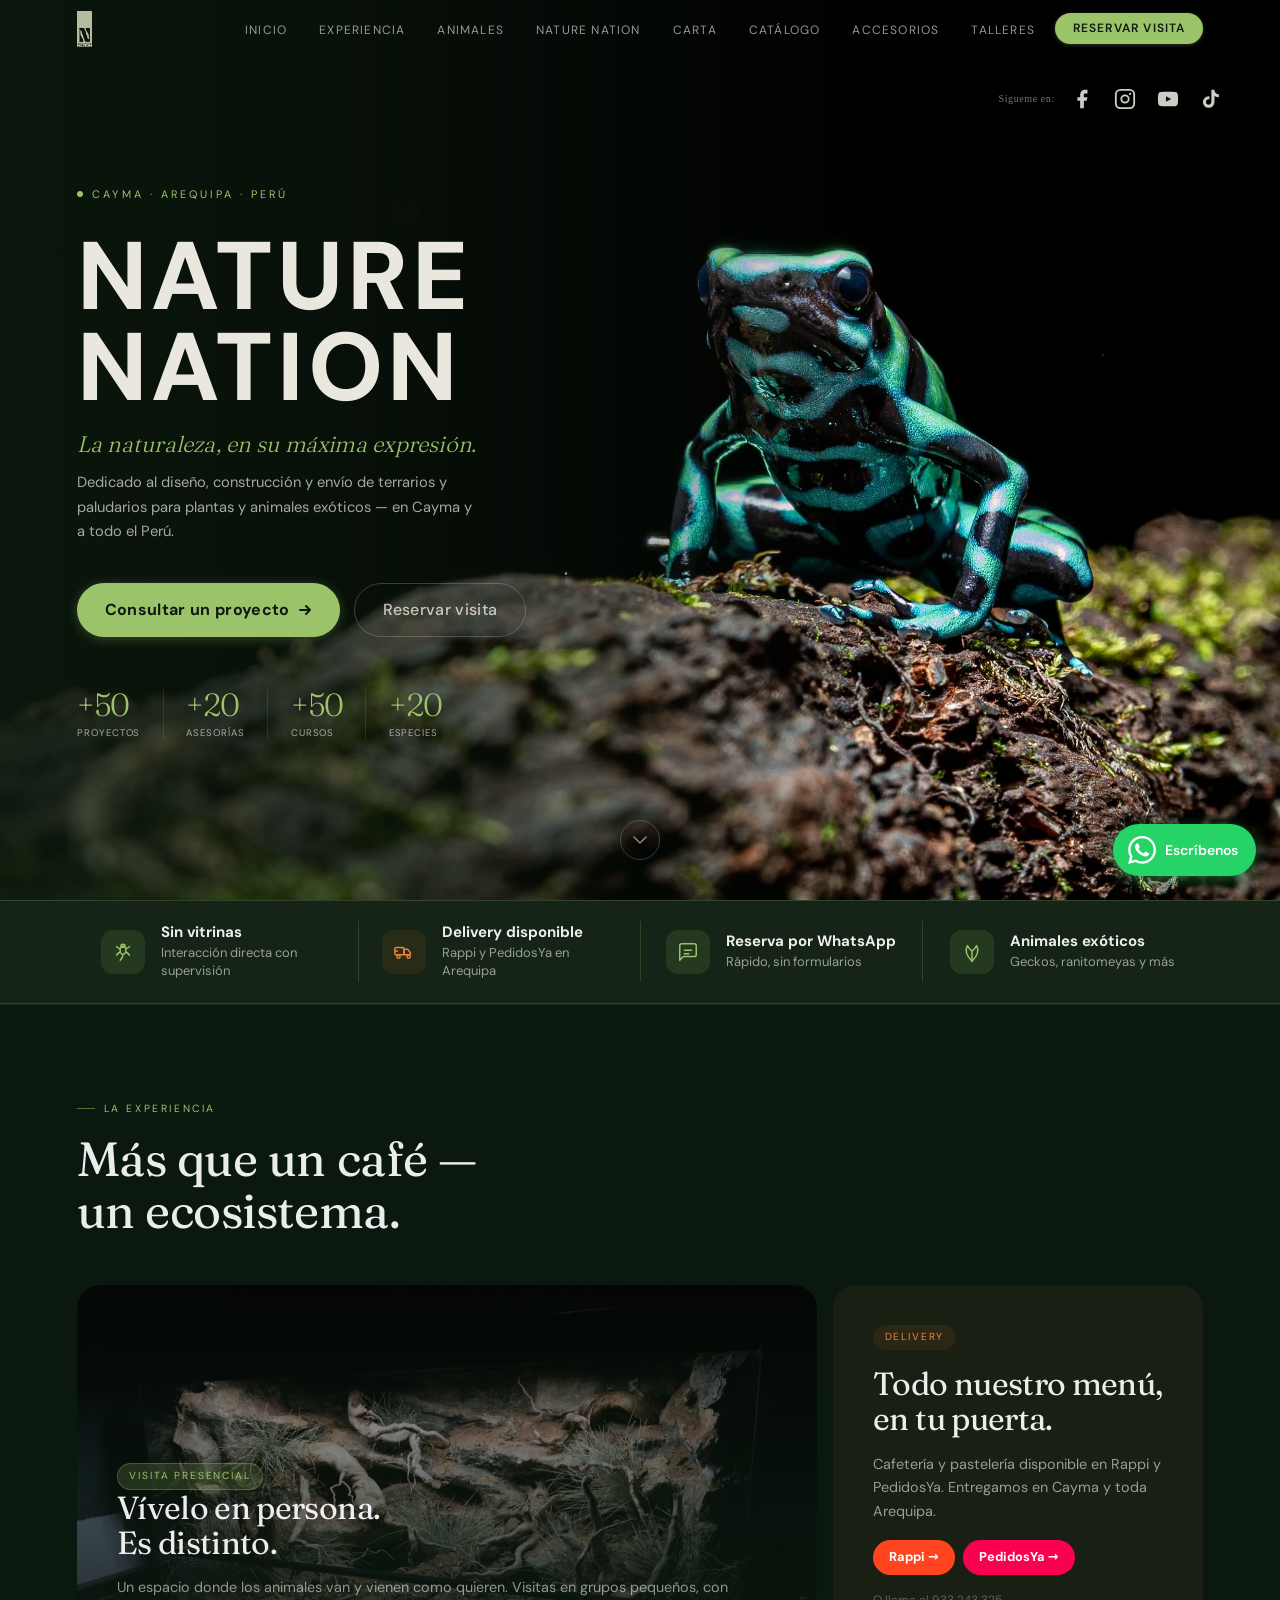
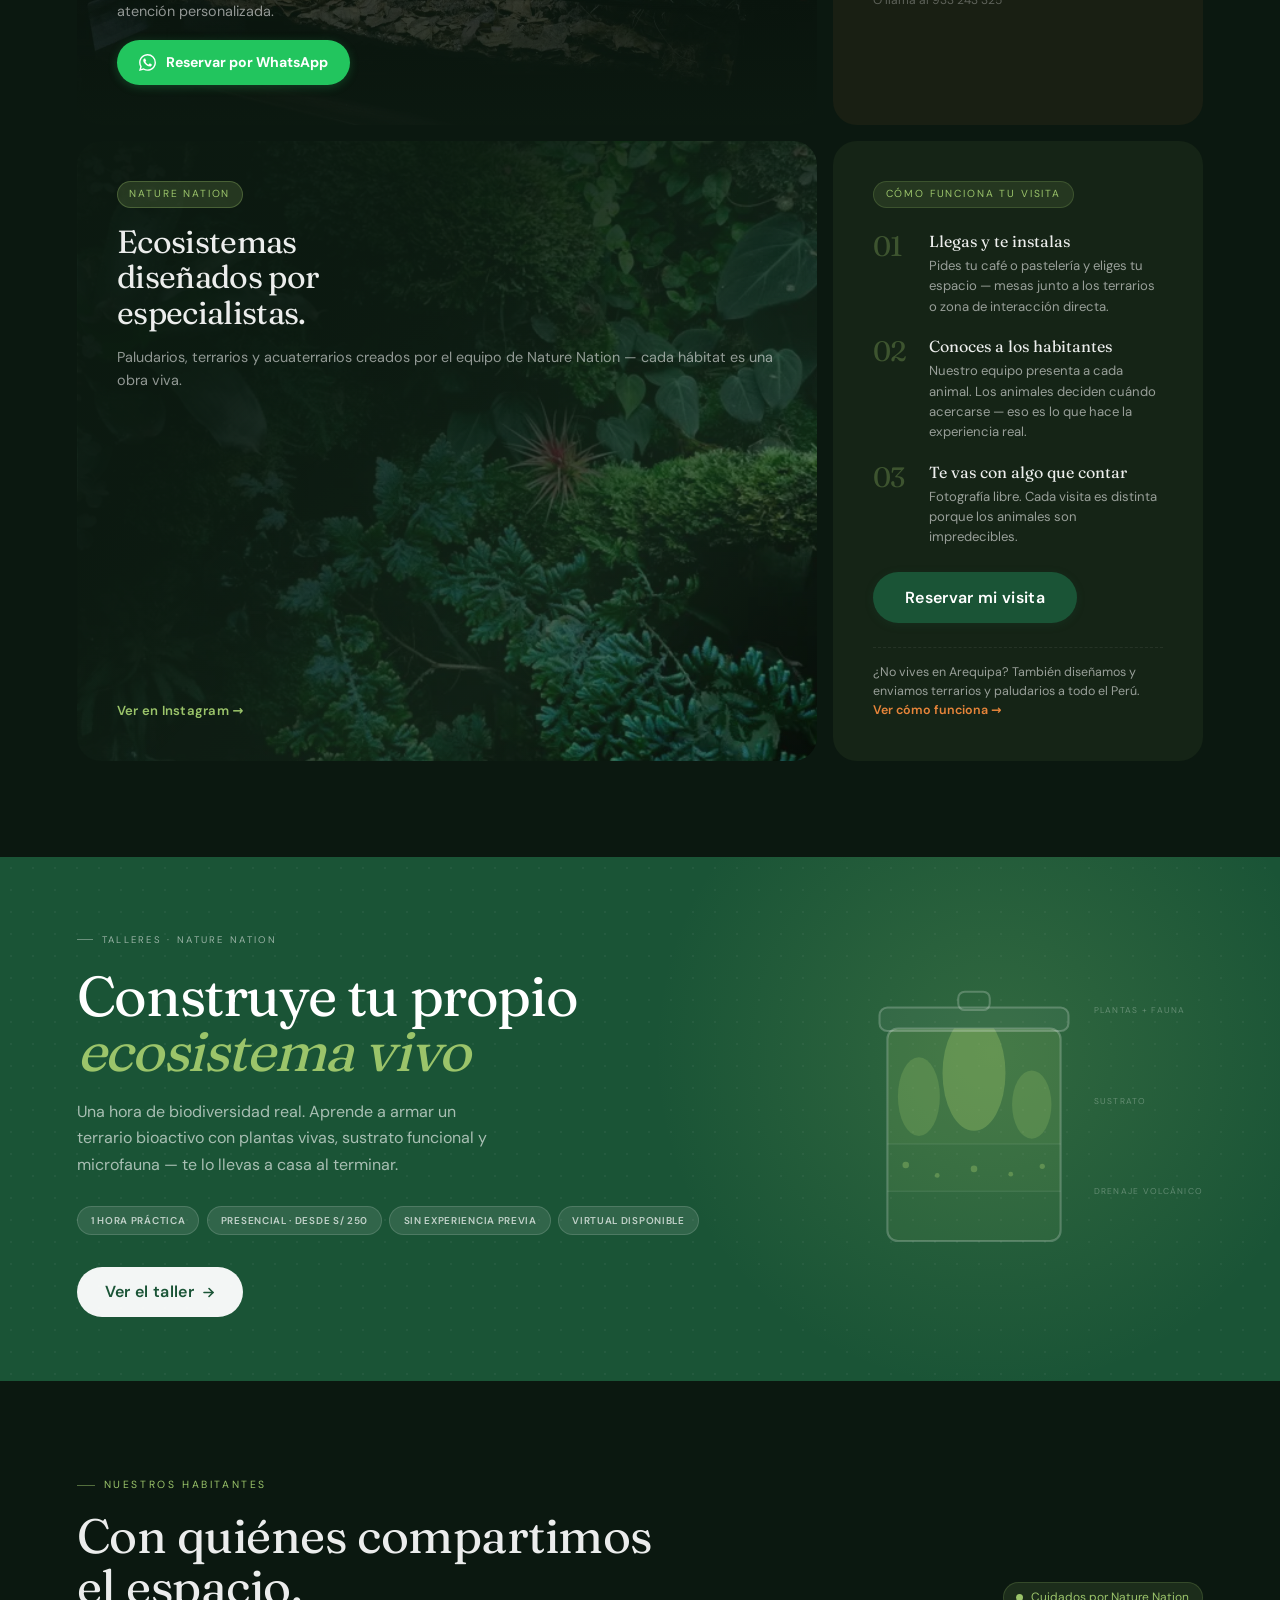
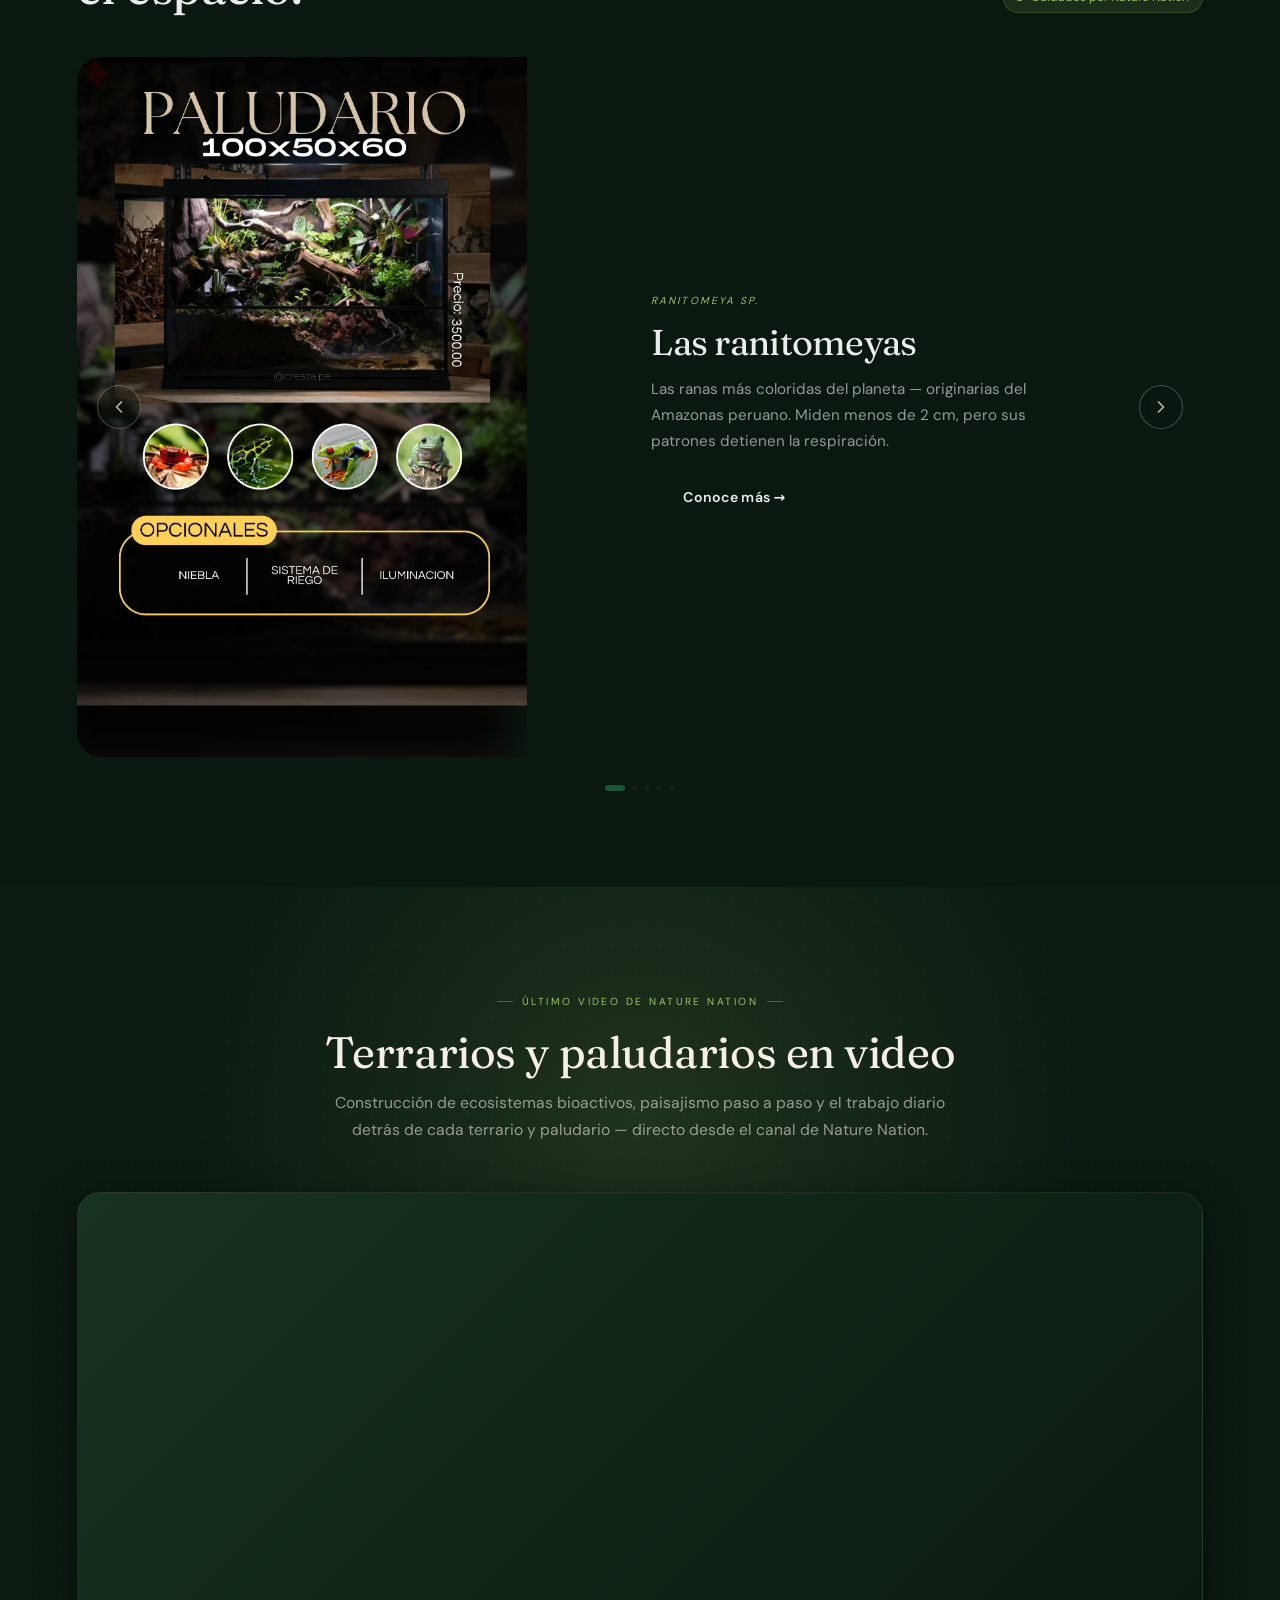
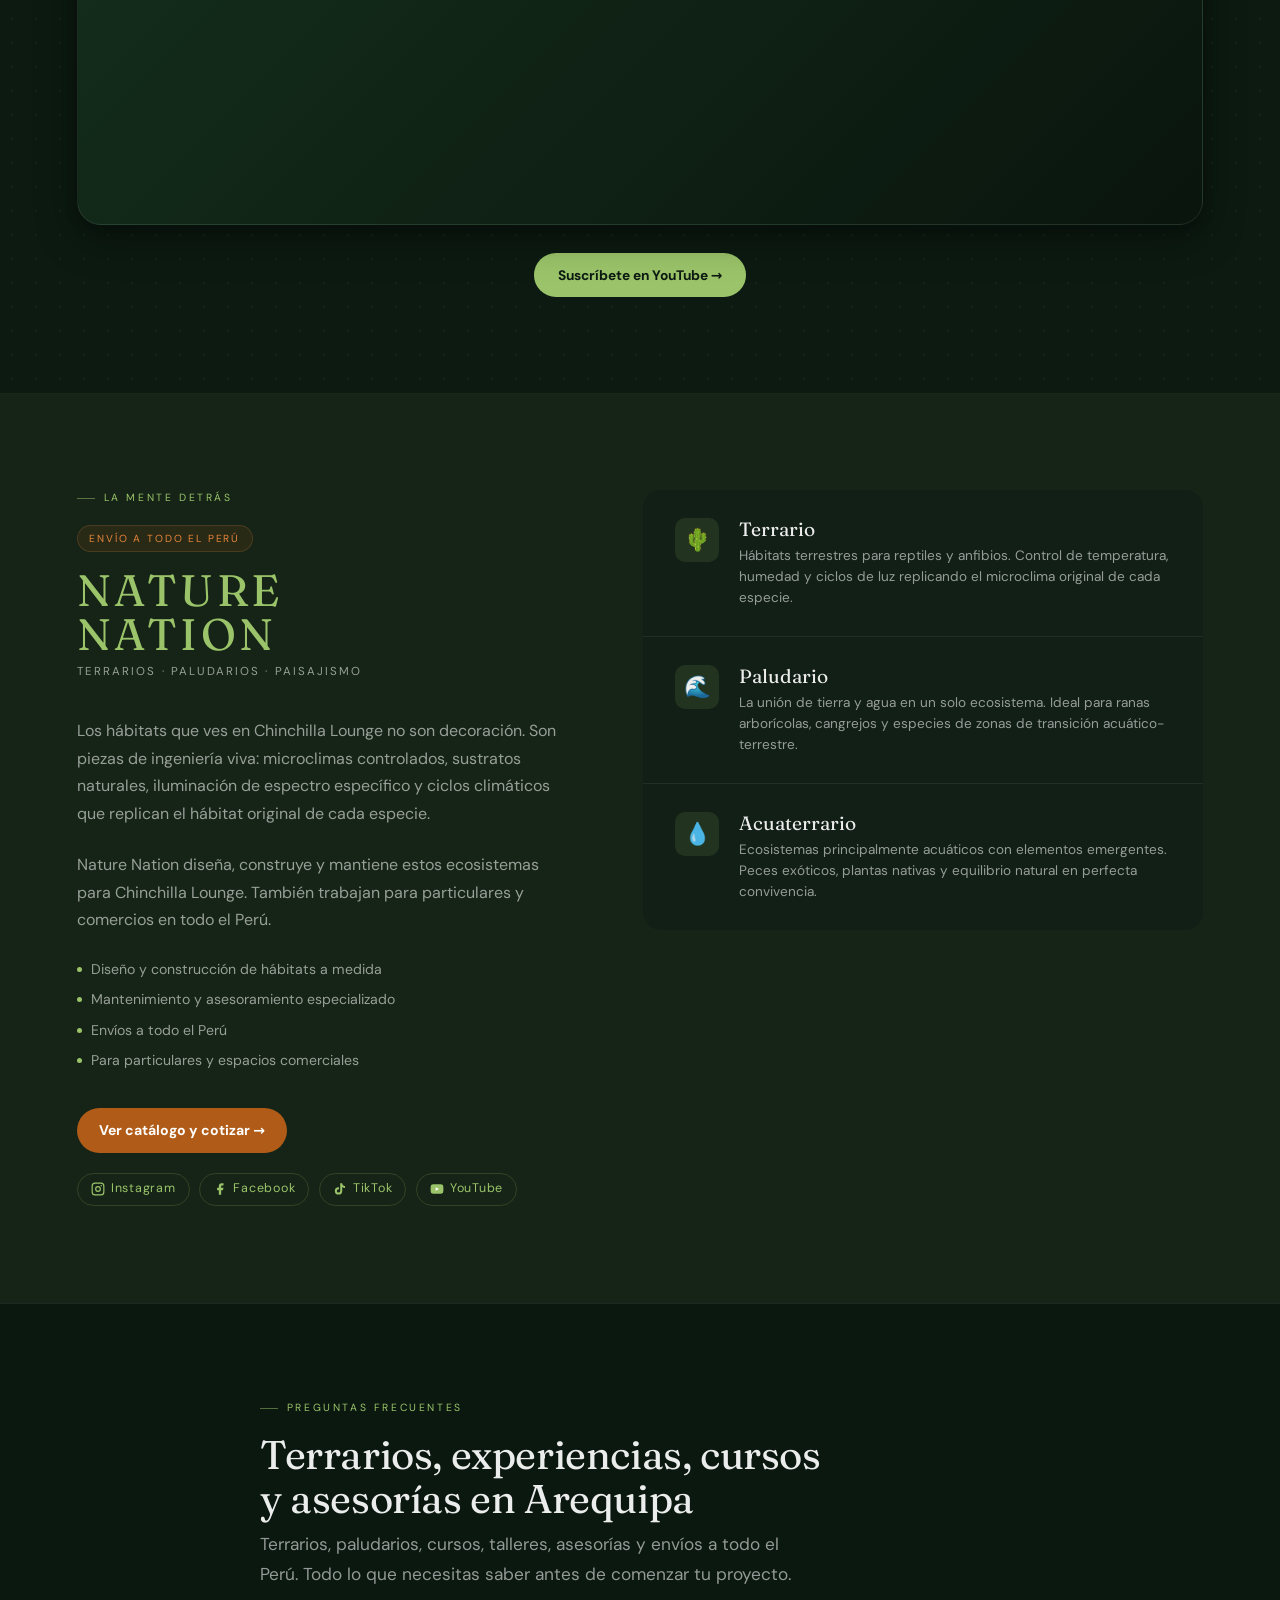
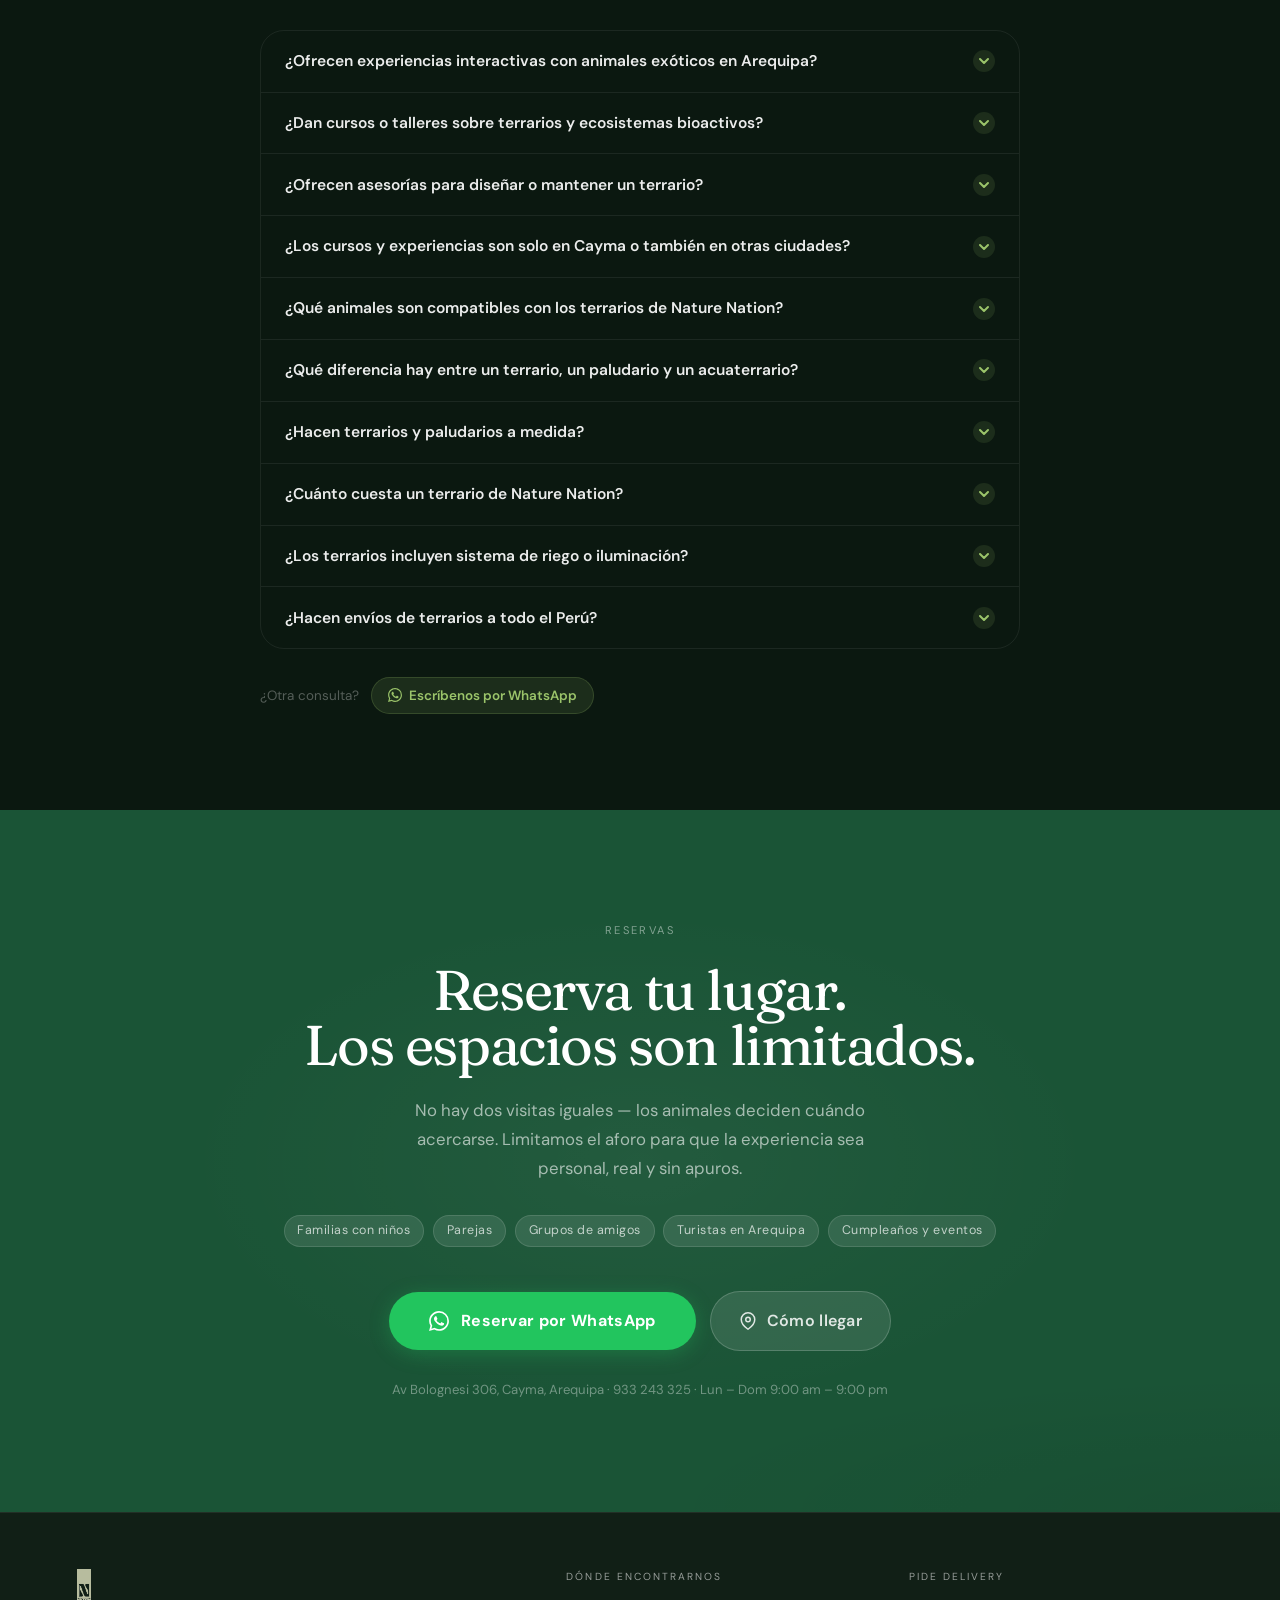
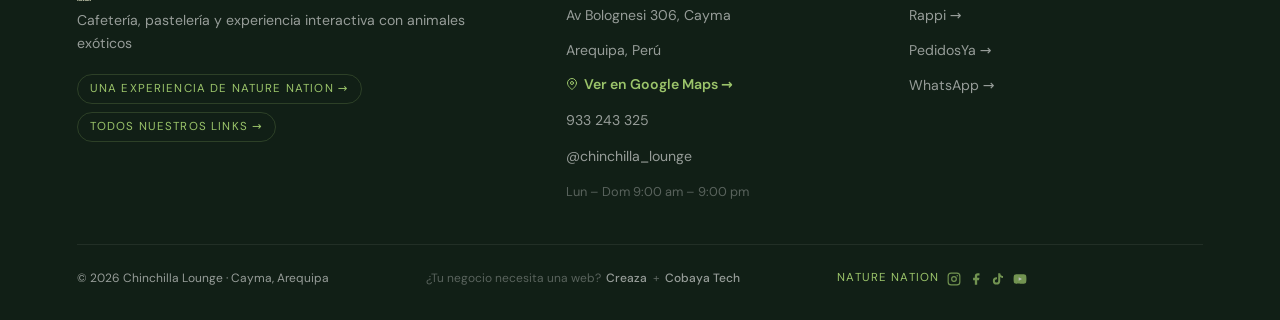
<file: index.html>
<!DOCTYPE html><html lang="es-PE" data-astro-cid-37fxchfa> <head><!-- Google Tag Manager --><script>(function(w,d,s,l,i){w[l]=w[l]||[];w[l].push({'gtm.start':
    new Date().getTime(),event:'gtm.js'});var f=d.getElementsByTagName(s)[0],
    j=d.createElement(s),dl=l!='dataLayer'?'&l='+l:'';j.async=true;j.src=
    'https://www.googletagmanager.com/gtm.js?id='+i+dl;f.parentNode.insertBefore(j,f);
    })(window,document,'script','dataLayer','GTM-THWMPSHL');</script><!-- End Google Tag Manager --><meta charset="UTF-8"><meta name="viewport" content="width=device-width, initial-scale=1"><meta name="theme-color" content="#0B1810"><!-- Anti-flash: restaura tema antes del primer paint --><script>
      (function(){
        var t = localStorage.getItem('cl-theme');
        if (t === 'light') document.documentElement.setAttribute('data-theme','light');
      })();
    </script><link rel="icon" type="image/svg+xml" href="/favicon.svg"><link rel="sitemap" href="/sitemap-index.xml"><link rel="preload" as="image" href="/images/nn-banner-dendrobates.webp"><title>Nature Nation — Terrarios, Paludarios y Animales Exóticos en Arequipa</title><meta name="description" content="Nature Nation: diseño de terrarios y paludarios en Arequipa. Visita Chinchilla Lounge — cafetería con animales exóticos en Cayma. Delivery vía Rappi y PedidosYa."><meta name="robots" content="index, follow, max-snippet:-1, max-image-preview:large, max-video-preview:-1"><link rel="canonical" href="https://terrarios-bioactivos.com/"><meta property="og:type" content="website"><meta property="og:url" content="https://terrarios-bioactivos.com/"><meta property="og:title" content="Nature Nation — Terrarios, Paludarios y Animales Exóticos en Arequipa"><meta property="og:description" content="Nature Nation: diseño de terrarios y paludarios en Arequipa. Visita Chinchilla Lounge — cafetería con animales exóticos en Cayma. Delivery vía Rappi y PedidosYa."><meta property="og:image" content="https://terrarios-bioactivos.com/og-default.webp"><meta property="og:locale" content="es_PE"><meta property="og:site_name" content="Chinchilla Lounge"><meta name="twitter:card" content="summary_large_image"><meta name="twitter:title" content="Nature Nation — Terrarios, Paludarios y Animales Exóticos en Arequipa"><meta name="twitter:description" content="Nature Nation: diseño de terrarios y paludarios en Arequipa. Visita Chinchilla Lounge — cafetería con animales exóticos en Cayma. Delivery vía Rappi y PedidosYa."><meta name="twitter:image" content="https://terrarios-bioactivos.com/og-default.webp"><script type="application/ld+json">{"@context":"https://schema.org","@type":["CafeOrCoffeeShop","FoodEstablishment","TouristAttraction"],"@id":"https://terrarios-bioactivos.com/#local","name":"Chinchilla Lounge","description":"Nature Nation: diseño de terrarios y paludarios en Arequipa. Visita Chinchilla Lounge — cafetería con animales exóticos en Cayma. Delivery vía Rappi y PedidosYa.","url":"https://terrarios-bioactivos.com","telephone":"+51933243325","address":{"@type":"PostalAddress","streetAddress":"Av Bolognesi 306","addressLocality":"Cayma","addressRegion":"Arequipa","addressCountry":"PE"},"geo":{"@type":"GeoCoordinates","latitude":-16.3882,"longitude":-71.5406},"openingHoursSpecification":[{"@type":"OpeningHoursSpecification","dayOfWeek":["Monday","Tuesday","Wednesday","Thursday","Friday","Saturday","Sunday"],"opens":"09:00","closes":"21:00"},{"@type":"OpeningHoursSpecification","dayOfWeek":["Monday","Wednesday","Thursday","Friday","Saturday","Sunday"],"opens":"17:00","closes":"22:00","description":"Delivery"}],"servesCuisine":["Cafetería","Pastelería","Comida Rápida"],"hasMenu":"https://terrarios-bioactivos.com/carta","sameAs":["https://www.instagram.com/chinchilla_lounge/","https://www.rappi.com.pe/arequipa/restaurantes/delivery/72146-chinchilla-lounge","https://www.pedidosya.com.pe/restaurantes/arequipa/chinchilla-lounge-40beed19-ba96-4db1-8673-0106699a7810-menu"],"priceRange":"S/ 10 – S/ 35","potentialAction":[{"@type":"OrderAction","target":{"@type":"EntryPoint","urlTemplate":"https://www.rappi.com.pe/arequipa/restaurantes/delivery/72146-chinchilla-lounge","inLanguage":"es-PE","actionPlatform":["http://schema.org/DesktopWebPlatform","http://schema.org/MobileWebPlatform","http://schema.org/IOSPlatform","http://schema.org/AndroidPlatform"]}},{"@type":"OrderAction","target":{"@type":"EntryPoint","urlTemplate":"https://www.pedidosya.com.pe/restaurantes/arequipa/chinchilla-lounge-40beed19-ba96-4db1-8673-0106699a7810-menu","inLanguage":"es-PE","actionPlatform":["http://schema.org/DesktopWebPlatform","http://schema.org/MobileWebPlatform"]}}],"areaServed":["Cayma","Yanahuara","Miraflores","Cercado de Arequipa","Arequipa"],"touristType":["Families with children","Backpacker","Nature lovers"],"isAccessibleForFree":false,"availableLanguage":{"@type":"Language","name":"Spanish"}}</script><script type="application/ld+json">{"@context":"https://schema.org","@type":"FAQPage","mainEntity":[{"@type":"Question","name":"¿Ofrecen experiencias interactivas con animales exóticos en Arequipa?","acceptedAnswer":{"@type":"Answer","text":"Sí. En Chinchilla Lounge, el local físico de Nature Nation en Cayma, puedes tener contacto directo con geckos, ranas dardo, escorpiones, cangrejos vampiro y más. La experiencia es sin vitrinas — el equipo te guía en cada interacción. Ideal para familias, turistas y amantes de la naturaleza."}},{"@type":"Question","name":"¿Dan cursos o talleres sobre terrarios y ecosistemas bioactivos?","acceptedAnswer":{"@type":"Answer","text":"Sí. Nature Nation ofrece cursos y talleres presenciales en Cayma, Arequipa, sobre diseño de terrarios, paludarios, cuidado de animales exóticos y ecosistemas bioactivos. También realizamos sesiones para colegios, universidades y empresas. Escríbenos por WhatsApp para conocer el calendario."}},{"@type":"Question","name":"¿Ofrecen asesorías para diseñar o mantener un terrario?","acceptedAnswer":{"@type":"Answer","text":"Sí. Brindamos asesoría personalizada para elegir el tipo de recinto, la especie adecuada, iluminación, humedad y sustrato. Las asesorías pueden ser presenciales en Cayma o remotas para cualquier ciudad del Perú. Coordinamos por WhatsApp."}},{"@type":"Question","name":"¿Los cursos y experiencias son solo en Cayma o también en otras ciudades?","acceptedAnswer":{"@type":"Answer","text":"Las experiencias interactivas con animales son exclusivamente en nuestro local de Cayma, Arequipa. Los cursos y talleres presenciales también se realizan en Cayma. Las asesorías para proyectos de terrarios están disponibles a nivel nacional de forma remota."}},{"@type":"Question","name":"¿Qué animales son compatibles con los terrarios de Nature Nation?","acceptedAnswer":{"@type":"Answer","text":"Nuestros terrarios son compatibles con escorpiones, tarántulas, geckos, ranas dardo, cangrejos, salamandras, peces neón, betta y más. Cada modelo está diseñado para el biotopo específico del animal."}},{"@type":"Question","name":"¿Qué diferencia hay entre un terrario, un paludario y un acuaterrario?","acceptedAnswer":{"@type":"Answer","text":"Un terrario es un ambiente terrestre para arácnidos y reptiles. Un paludario combina zona terrestre y zona acuática para anfibios. Un acuaterrario tiene zona de agua para peces y zona emergente con plantas. Los tres incluyen paisajismo profesional de Nature Nation."}},{"@type":"Question","name":"¿Hacen terrarios y paludarios a medida?","acceptedAnswer":{"@type":"Answer","text":"Sí. Diseñamos recintos de cualquier dimensión para colecciones privadas, negocios, veterinarias y centros educativos. Incluye asesoría en especie, temperatura y humedad. Escríbenos por WhatsApp para coordinar tu proyecto."}},{"@type":"Question","name":"¿Cuánto cuesta un terrario de Nature Nation?","acceptedAnswer":{"@type":"Answer","text":"Los precios van desde S/ 400 (terrario compacto 30×30×40 cm) hasta S/ 3,500 (paludario insignia 100×50×60 cm). El acuaterrario tiene un precio de S/ 2,500. Todos incluyen paisajismo profesional con plantas y elementos naturales."}},{"@type":"Question","name":"¿Los terrarios incluyen sistema de riego o iluminación?","acceptedAnswer":{"@type":"Answer","text":"Algunos modelos incluyen lámpara, sistema de riego automático y humo decorativo. Otros ofrecen estos sistemas como opcionales. Puedes consultar el detalle de cada modelo en nuestro catálogo."}},{"@type":"Question","name":"¿Hacen envíos de terrarios a todo el Perú?","acceptedAnswer":{"@type":"Answer","text":"Sí, coordinamos la entrega a todo el Perú. Contáctanos por WhatsApp para consultar disponibilidad, plazos y costos de envío a tu ciudad."}}]}</script><script type="application/ld+json">{"@context":"https://schema.org","@type":"BreadcrumbList","itemListElement":[{"@type":"ListItem","position":1,"name":"Chinchilla Lounge","item":"https://terrarios-bioactivos.com"}]}</script><script type="application/ld+json">{"@context":"https://schema.org","@type":"Organization","@id":"https://terrarios-bioactivos.com/#naturenation","name":"Nature Nation","url":"https://terrarios-bioactivos.com","description":"Nature Nation: diseño y construcción de terrarios, paludarios y ecosistemas bioactivos en Arequipa, Perú. Cursos, asesorías y venta de animales exóticos.","foundingLocation":{"@type":"Place","name":"Arequipa, Perú"},"sameAs":["https://www.instagram.com/naturenation_crew/","https://www.facebook.com/NatureNationTerrariosPaludarios","https://www.tiktok.com/@lahuelladelsur","https://www.youtube.com/@Nature-Nation98"]}</script><link rel="stylesheet" href="/_astro/accesorios.4-vRJxWq.css">
<link rel="stylesheet" href="/_astro/accesorios.b8leOQ25.css">
<link rel="stylesheet" href="/_astro/index.DWbh_lbH.css">
<style>.res-sec[data-astro-cid-rz3zw33p]{background:var(--green);padding:7rem 2.5rem;text-align:center;position:relative;overflow:hidden}.res-sec[data-astro-cid-rz3zw33p]:before{content:"";position:absolute;inset:0;background:radial-gradient(ellipse 60% 60% at 50% 50%,rgba(255,255,255,.04) 0%,transparent 60%),radial-gradient(ellipse 100% 40% at 100% 100%,rgba(0,0,0,.07) 0%,transparent 50%);pointer-events:none}.res-eyebrow[data-astro-cid-rz3zw33p]{font-size:.7rem;letter-spacing:.22em;text-transform:uppercase;color:#ffffff73;margin-bottom:1.5rem;position:relative;z-index:1}.res-h2[data-astro-cid-rz3zw33p]{font-family:var(--font-serif);font-weight:400;font-size:clamp(2rem,4.5vw,3.5rem);line-height:.97;letter-spacing:-.025em;color:#fff;text-wrap:balance;margin:0 auto 1.5rem;position:relative;z-index:1}.res-lead[data-astro-cid-rz3zw33p]{font-size:1.05rem;color:#fff9;max-width:460px;margin:0 auto 2rem;line-height:1.72;position:relative;z-index:1}.res-chips[data-astro-cid-rz3zw33p]{display:flex;justify-content:center;flex-wrap:wrap;gap:.55rem;margin-bottom:2.75rem;position:relative;z-index:1}.res-chip[data-astro-cid-rz3zw33p]{padding:.32rem .8rem;border-radius:var(--r-pill);background:#ffffff1a;color:#ffffffb3;font-size:.78rem;letter-spacing:.04em;border:1px solid rgba(255,255,255,.12)}.res-cta-row[data-astro-cid-rz3zw33p]{display:flex;justify-content:center;align-items:center;gap:.9rem;flex-wrap:wrap;position:relative;z-index:1}.wa-btn[data-astro-cid-rz3zw33p]{display:inline-flex;align-items:center;gap:.75rem;background:#22c55e;color:#fff;padding:1rem 2.5rem;border-radius:var(--r-pill);font-size:1rem;font-weight:700;letter-spacing:.02em;text-decoration:none;box-shadow:0 4px 20px #22c55e4d;transition:background .2s,transform .15s,box-shadow .2s}.wa-btn[data-astro-cid-rz3zw33p]:hover{background:#16a34a;transform:translateY(-2px);box-shadow:0 8px 28px #22c55e61}.maps-btn[data-astro-cid-rz3zw33p]{display:inline-flex;align-items:center;gap:.6rem;background:#ffffff1a;color:#ffffffd9;padding:1rem 1.75rem;border-radius:var(--r-pill);font-size:1rem;font-weight:600;letter-spacing:.02em;text-decoration:none;border:1px solid rgba(255,255,255,.18);transition:background .2s,transform .15s}.maps-btn[data-astro-cid-rz3zw33p]:hover{background:#ffffff2e;transform:translateY(-2px)}.res-addr[data-astro-cid-rz3zw33p]{margin-top:1.75rem;font-size:.82rem;color:#ffffff61;position:relative;z-index:1}@media(max-width:768px){.res-sec[data-astro-cid-rz3zw33p]{padding:5rem 1.5rem}}
.faq-sec[data-astro-cid-4j5dlmku]{border-top:1px solid var(--border)}.faq-content[data-astro-cid-4j5dlmku]{max-width:760px;margin:0 auto}.faq-h2[data-astro-cid-4j5dlmku]{font-size:clamp(1.875rem,3.5vw,2.5rem);line-height:1.1;letter-spacing:-.01em;margin-bottom:.6rem}.faq-lead[data-astro-cid-4j5dlmku]{margin-bottom:2.5rem}.faq-list[data-astro-cid-4j5dlmku]{border:1px solid var(--border);border-radius:var(--r-lg);overflow:hidden}.faq-item[data-astro-cid-4j5dlmku]{border-bottom:1px solid var(--border)}.faq-item[data-astro-cid-4j5dlmku]:last-child{border-bottom:none}summary[data-astro-cid-4j5dlmku]{display:flex;align-items:center;justify-content:space-between;gap:1.25rem;padding:1.2rem 1.5rem;cursor:pointer;list-style:none;user-select:none;-webkit-user-select:none;transition:background .15s}summary[data-astro-cid-4j5dlmku]::-webkit-details-marker{display:none}.faq-q[data-astro-cid-4j5dlmku]{font-size:.97rem;font-weight:600;color:var(--text);line-height:1.45}.faq-green[data-astro-cid-4j5dlmku] summary[data-astro-cid-4j5dlmku]:hover{background:var(--surface-g)}.faq-green[data-astro-cid-4j5dlmku] details[data-astro-cid-4j5dlmku][open]>summary[data-astro-cid-4j5dlmku]{background:var(--surface-g)}.faq-green[data-astro-cid-4j5dlmku] details[data-astro-cid-4j5dlmku][open]>summary[data-astro-cid-4j5dlmku] .faq-q[data-astro-cid-4j5dlmku]{color:var(--green-fg)}.faq-green[data-astro-cid-4j5dlmku] .faq-chevron[data-astro-cid-4j5dlmku]{color:var(--green-fg);background:var(--green-lt)}.faq-amber[data-astro-cid-4j5dlmku] summary[data-astro-cid-4j5dlmku]:hover{background:var(--surface-a)}.faq-amber[data-astro-cid-4j5dlmku] details[data-astro-cid-4j5dlmku][open]>summary[data-astro-cid-4j5dlmku]{background:var(--surface-a)}.faq-amber[data-astro-cid-4j5dlmku] details[data-astro-cid-4j5dlmku][open]>summary[data-astro-cid-4j5dlmku] .faq-q[data-astro-cid-4j5dlmku]{color:var(--amber-fg)}.faq-amber[data-astro-cid-4j5dlmku] .faq-chevron[data-astro-cid-4j5dlmku]{color:var(--amber-fg);background:var(--amber-lt)}.faq-chevron[data-astro-cid-4j5dlmku]{flex-shrink:0;width:22px;height:22px;border-radius:50%;display:flex;align-items:center;justify-content:center;transition:transform .2s}details[data-astro-cid-4j5dlmku][open]>summary[data-astro-cid-4j5dlmku] .faq-chevron[data-astro-cid-4j5dlmku]{transform:rotate(180deg)}.faq-body[data-astro-cid-4j5dlmku]{padding:0 1.5rem 1.3rem;font-size:.93rem;color:var(--mid);line-height:1.72}.faq-footer[data-astro-cid-4j5dlmku]{margin-top:1.75rem;display:flex;align-items:center;gap:.75rem;flex-wrap:wrap}.faq-cta-label[data-astro-cid-4j5dlmku]{font-size:.84rem;color:var(--soft)}.faq-cta-link[data-astro-cid-4j5dlmku]{display:inline-flex;align-items:center;gap:.45rem;font-size:.84rem;font-weight:600;text-decoration:none;border-radius:var(--r-pill);padding:.4rem 1rem;transition:background .15s,transform .12s}.faq-cta-link[data-astro-cid-4j5dlmku]:hover{transform:translateY(-1px)}.faq-green[data-astro-cid-4j5dlmku] .faq-cta-link[data-astro-cid-4j5dlmku]{color:var(--green-fg);background:var(--green-lt);border:1px solid var(--green-bd)}.faq-green[data-astro-cid-4j5dlmku] .faq-cta-link[data-astro-cid-4j5dlmku]:hover{background:var(--green-bd)}.faq-amber[data-astro-cid-4j5dlmku] .faq-cta-link[data-astro-cid-4j5dlmku]{color:var(--amber-fg);background:var(--amber-lt);border:1px solid var(--amber-bd)}.faq-amber[data-astro-cid-4j5dlmku] .faq-cta-link[data-astro-cid-4j5dlmku]:hover{background:var(--amber-bd)}@media(max-width:768px){summary[data-astro-cid-4j5dlmku]{padding:1rem 1.1rem}.faq-body[data-astro-cid-4j5dlmku]{padding:0 1.1rem 1.1rem}}
</style></head> <body data-astro-cid-37fxchfa> <!-- Google Tag Manager (noscript) --> <noscript><iframe src="https://www.googletagmanager.com/ns.html?id=GTM-THWMPSHL" height="0" width="0" style="display:none;visibility:hidden" data-astro-cid-37fxchfa></iframe></noscript> <!-- End Google Tag Manager (noscript) -->  <header id="site-header" data-astro-cid-3ef6ksr2> <nav data-astro-cid-3ef6ksr2> <a class="nav-brand" href="/" aria-label="Chinchilla Lounge — inicio" data-astro-cid-3ef6ksr2> <img src="/images/nn-logo.png" alt="Nature Nation" class="nav-logo" width="17" height="40" loading="eager" decoding="async" data-astro-cid-3ef6ksr2> </a> <ul class="nav-links" role="list" data-astro-cid-3ef6ksr2> <li data-astro-cid-3ef6ksr2><a href="/" data-astro-cid-3ef6ksr2>Inicio</a></li><li data-astro-cid-3ef6ksr2><a href="/#experiencia" data-astro-cid-3ef6ksr2>Experiencia</a></li><li data-astro-cid-3ef6ksr2><a href="/#animales" data-astro-cid-3ef6ksr2>Animales</a></li><li data-astro-cid-3ef6ksr2><a href="/#nature-nation" data-astro-cid-3ef6ksr2>Nature Nation</a></li><li data-astro-cid-3ef6ksr2><a href="/carta" data-astro-cid-3ef6ksr2>Carta</a></li><li data-astro-cid-3ef6ksr2><a href="/catalogo" data-astro-cid-3ef6ksr2>Catálogo</a></li><li data-astro-cid-3ef6ksr2><a href="/accesorios" data-astro-cid-3ef6ksr2>Accesorios</a></li><li data-astro-cid-3ef6ksr2><a href="/talleres" data-astro-cid-3ef6ksr2>Talleres</a></li> </ul> <div class="nav-actions" data-astro-cid-3ef6ksr2> <a href="https://wa.me/51933243325?text=Hola!%20Quiero%20hacer%20un%20pedido%20o%20reservar%20una%20visita%20al%20Chinchilla%20Lounge.%20%C2%BFMe%20pueden%20ayudar%3F" target="_blank" rel="noopener noreferrer" class="nav-cta" data-ga-event="cta_click" data-ga-type="whatsapp" data-ga-location="nav" data-astro-cid-3ef6ksr2>Reservar visita</a> <button class="nav-toggle" aria-label="Abrir menú" aria-expanded="false" aria-controls="mobile-menu" data-astro-cid-3ef6ksr2> <svg width="20" height="14" viewBox="0 0 20 14" fill="none" stroke="currentColor" stroke-width="1.6" stroke-linecap="round" aria-hidden="true" data-astro-cid-3ef6ksr2> <line x1="0" y1="1" x2="20" y2="1" data-astro-cid-3ef6ksr2></line> <line x1="0" y1="7" x2="20" y2="7" data-astro-cid-3ef6ksr2></line> <line x1="0" y1="13" x2="20" y2="13" data-astro-cid-3ef6ksr2></line> </svg> </button> </div> </nav> <div id="mobile-menu" class="mobile-menu" aria-hidden="true" hidden data-astro-cid-3ef6ksr2> <ul role="list" data-astro-cid-3ef6ksr2> <li data-astro-cid-3ef6ksr2><a href="/" data-astro-cid-3ef6ksr2>Inicio</a></li><li data-astro-cid-3ef6ksr2><a href="/#experiencia" data-astro-cid-3ef6ksr2>Experiencia</a></li><li data-astro-cid-3ef6ksr2><a href="/#animales" data-astro-cid-3ef6ksr2>Animales</a></li><li data-astro-cid-3ef6ksr2><a href="/#nature-nation" data-astro-cid-3ef6ksr2>Nature Nation</a></li><li data-astro-cid-3ef6ksr2><a href="/carta" data-astro-cid-3ef6ksr2>Carta</a></li><li data-astro-cid-3ef6ksr2><a href="/catalogo" data-astro-cid-3ef6ksr2>Catálogo</a></li><li data-astro-cid-3ef6ksr2><a href="/accesorios" data-astro-cid-3ef6ksr2>Accesorios</a></li><li data-astro-cid-3ef6ksr2><a href="/talleres" data-astro-cid-3ef6ksr2>Talleres</a></li> <li data-astro-cid-3ef6ksr2> <a href="https://wa.me/51933243325?text=Hola!%20Quiero%20hacer%20un%20pedido%20o%20reservar%20una%20visita%20al%20Chinchilla%20Lounge.%20%C2%BFMe%20pueden%20ayudar%3F" target="_blank" rel="noopener noreferrer" class="mobile-cta" data-astro-cid-3ef6ksr2>Reservar visita →</a> </li> </ul> </div> </header>  <script type="module">const d=document.getElementById("site-header"),r=document.getElementById("hero-sentinel");r&&d?new IntersectionObserver(([s])=>{d.classList.toggle("scrolled",!s.isIntersecting)},{threshold:0}).observe(r):d?.classList.add("scrolled");const n=document.querySelector(".nav-toggle"),t=document.getElementById("mobile-menu");n?.addEventListener("click",()=>{const e=n.getAttribute("aria-expanded")==="true";n.setAttribute("aria-expanded",String(!e)),t.hidden=e,t.setAttribute("aria-hidden",String(e))});t?.querySelectorAll("a").forEach(e=>{e.addEventListener("click",()=>{n.setAttribute("aria-expanded","false"),t.hidden=!0,t.setAttribute("aria-hidden","true")})});</script> <main> <!-- sentinel for header scroll detection --><div id="hero-sentinel" aria-hidden="true" style="position:absolute;top:80px;left:0;width:1px;height:1px;pointer-events:none;" data-astro-cid-nlow4r3u></div> <section class="hero" data-astro-cid-nlow4r3u> <img class="hero__photo" src="/images/nn-banner-dendrobates.webp" alt="Rana dardo verde sobre roca musgosa — Chinchilla Lounge by Nature Nation" width="3692" height="2954" loading="eager" decoding="async" fetchpriority="high" data-astro-cid-nlow4r3u> <div class="hero__overlay" aria-hidden="true" data-astro-cid-nlow4r3u></div> <!-- Redes sociales — arriba derecha --> <nav class="hero__social" aria-label="Redes sociales Nature Nation" data-astro-cid-nlow4r3u> <span class="hs-label" data-astro-cid-nlow4r3u>Sígueme en:</span> <div class="hs-icons" data-astro-cid-nlow4r3u> <a href="https://www.facebook.com/NatureNationTerrariosPaludarios" class="hs-link" aria-label="Facebook de Nature Nation" target="_blank" rel="noopener noreferrer" data-ga-event="cta_click" data-ga-type="social_facebook" data-ga-location="hero" data-astro-cid-nlow4r3u> <svg viewBox="0 0 24 24" fill="none" aria-hidden="true" data-astro-cid-nlow4r3u> <path d="M18 2h-3a5 5 0 0 0-5 5v3H7v4h3v8h4v-8h3l1-4h-4V7a1 1 0 0 1 1-1h3z" fill="#f4f0e8" data-astro-cid-nlow4r3u></path> </svg> </a> <a href="https://www.instagram.com/naturenation_crew/" class="hs-link" aria-label="Instagram de Nature Nation" target="_blank" rel="noopener noreferrer" data-ga-event="cta_click" data-ga-type="social_instagram" data-ga-location="hero" data-astro-cid-nlow4r3u> <svg viewBox="0 0 24 24" fill="none" aria-hidden="true" data-astro-cid-nlow4r3u> <rect x="2" y="2" width="20" height="20" rx="5" ry="5" stroke="#f4f0e8" stroke-width="2" data-astro-cid-nlow4r3u></rect> <circle cx="12" cy="12" r="4" stroke="#f4f0e8" stroke-width="2" data-astro-cid-nlow4r3u></circle> <circle cx="17.5" cy="6.5" r="1.2" fill="#f4f0e8" data-astro-cid-nlow4r3u></circle> </svg> </a> <a href="https://www.youtube.com/@Nature-Nation98" class="hs-link" aria-label="YouTube de Nature Nation" target="_blank" rel="noopener noreferrer" data-ga-event="cta_click" data-ga-type="social_youtube" data-ga-location="hero" data-astro-cid-nlow4r3u> <svg viewBox="0 0 24 24" fill="none" aria-hidden="true" data-astro-cid-nlow4r3u> <path d="M22.54 6.42a2.78 2.78 0 0 0-1.95-1.96C18.88 4 12 4 12 4s-6.88 0-8.59.46A2.78 2.78 0 0 0 1.46 6.42 29 29 0 0 0 1 12a29 29 0 0 0 .46 5.58A2.78 2.78 0 0 0 3.41 19.6C5.12 20 12 20 12 20s6.88 0 8.59-.46a2.78 2.78 0 0 0 1.95-1.95A29 29 0 0 0 23 12a29 29 0 0 0-.46-5.58z" fill="#f4f0e8" data-astro-cid-nlow4r3u></path> <polygon points="9.75 15.02 15.5 12 9.75 8.98 9.75 15.02" fill="#0c1a0e" data-astro-cid-nlow4r3u></polygon> </svg> </a> <a href="https://www.tiktok.com/@lahuelladelsur" class="hs-link" aria-label="TikTok de Nature Nation" target="_blank" rel="noopener noreferrer" data-ga-event="cta_click" data-ga-type="social_tiktok" data-ga-location="hero" data-astro-cid-nlow4r3u> <svg viewBox="0 0 24 24" fill="#f4f0e8" aria-hidden="true" data-astro-cid-nlow4r3u> <path d="M19.59 6.69a4.83 4.83 0 0 1-3.77-4.25V2h-3.45v13.67a2.89 2.89 0 0 1-2.88 2.5 2.89 2.89 0 0 1-2.89-2.89 2.89 2.89 0 0 1 2.89-2.89c.28 0 .54.04.79.1V9.01a6.33 6.33 0 0 0-.79-.05 6.34 6.34 0 0 0-6.34 6.34 6.34 6.34 0 0 0 6.34 6.34 6.34 6.34 0 0 0 6.33-6.34V8.69a8.19 8.19 0 0 0 4.79 1.53V6.77a4.85 4.85 0 0 1-1.02-.08z" data-astro-cid-nlow4r3u></path> </svg> </a> </div> </nav> <!-- Contenido principal --> <div class="hero-inner" data-astro-cid-nlow4r3u> <div class="hero-content" data-astro-cid-nlow4r3u> <div class="hero-eyebrow" data-astro-cid-nlow4r3u> <span class="hero-dot" data-astro-cid-nlow4r3u></span>
Cayma · Arequipa · Perú
</div> <h1 class="hero-title" data-astro-cid-nlow4r3u>Nature Nation</h1> <p class="hero-lead" data-astro-cid-nlow4r3u>La naturaleza, en su máxima expresión.</p> <p class="hero-desc" data-astro-cid-nlow4r3u>
Dedicado al diseño, construcción y envío de terrarios y paludarios
        para plantas y animales exóticos — en Cayma y a todo el Perú.
</p> <div class="hero-btns" data-astro-cid-nlow4r3u> <a href="/catalogo" class="h-btn-p" data-astro-cid-nlow4r3u>
Consultar un proyecto
<svg width="14" height="14" viewBox="0 0 14 14" fill="none" stroke="currentColor" stroke-width="2" stroke-linecap="round" stroke-linejoin="round" aria-hidden="true" data-astro-cid-nlow4r3u><path d="M2 7h10M8 3l4 4-4 4" data-astro-cid-nlow4r3u></path></svg> </a> <a href="#reservas" class="h-btn-g" data-astro-cid-nlow4r3u>Reservar visita</a> </div> <div class="hero-stats" role="list" aria-label="Datos de Nature Nation" data-astro-cid-nlow4r3u> <div class="stat" role="listitem" data-astro-cid-nlow4r3u> <span class="stat-num" data-astro-cid-nlow4r3u>+50</span> <span class="stat-label" data-astro-cid-nlow4r3u>Proyectos</span> </div> <div class="stat" role="listitem" data-astro-cid-nlow4r3u> <span class="stat-num" data-astro-cid-nlow4r3u>+20</span> <span class="stat-label" data-astro-cid-nlow4r3u>Asesorías</span> </div> <div class="stat" role="listitem" data-astro-cid-nlow4r3u> <span class="stat-num" data-astro-cid-nlow4r3u>+50</span> <span class="stat-label" data-astro-cid-nlow4r3u>Cursos</span> </div> <div class="stat" role="listitem" data-astro-cid-nlow4r3u> <span class="stat-num" data-astro-cid-nlow4r3u>+20</span> <span class="stat-label" data-astro-cid-nlow4r3u>Especies</span> </div> </div> </div> </div> <p class="hero__seo" data-astro-cid-nlow4r3u>
Nature Nation — Diseño y construcción de terrarios y paludarios en Arequipa.
    Especialistas en ecosistemas bioactivos, gecko crestado, ranitomeyas del Amazonas y cangrejos vampiro en Cayma, Arequipa, Perú.
</p> <!-- Flecha scroll --> <a href="#experiencia" class="scroll-arrow" aria-label="Ir al contenido" data-astro-cid-nlow4r3u> <svg width="20" height="20" viewBox="0 0 20 20" fill="none" stroke="currentColor" stroke-width="1.6" stroke-linecap="round" stroke-linejoin="round" aria-hidden="true" data-astro-cid-nlow4r3u> <path d="M4 7l6 6 6-6" data-astro-cid-nlow4r3u></path> </svg> </a> </section>  <section class="perks-band" data-astro-cid-h5vaiotl> <div class="perks-inner" data-astro-cid-h5vaiotl> <div class="perk-item" data-astro-cid-h5vaiotl> <div class="perk-icon green" data-astro-cid-h5vaiotl> <svg viewBox="0 0 24 24" fill="none" stroke="currentColor" stroke-width="1.6" stroke-linecap="round" stroke-linejoin="round" aria-hidden="true" data-astro-cid-h5vaiotl> <ellipse cx="12" cy="10" rx="3.2" ry="4.5" data-astro-cid-h5vaiotl></ellipse> <ellipse cx="12" cy="5.2" rx="2.1" ry="1.7" data-astro-cid-h5vaiotl></ellipse> <path d="M9 8.5 C7 8 5.5 7 5 6" data-astro-cid-h5vaiotl></path> <path d="M15 8.5 C17 8 18.5 7 19 6" data-astro-cid-h5vaiotl></path> <path d="M9 12 C7 13 5.5 14 5 15.5" data-astro-cid-h5vaiotl></path> <path d="M15 12 C17 13 18.5 14 19 15.5" data-astro-cid-h5vaiotl></path> <path d="M12 14.5 C12 17 10.5 19.5 9 21" data-astro-cid-h5vaiotl></path> </svg> </div> <div class="perk-text" data-astro-cid-h5vaiotl> <span class="perk-title" data-astro-cid-h5vaiotl>Sin vitrinas</span> <span class="perk-sub" data-astro-cid-h5vaiotl>Interacción directa con supervisión</span> </div> </div> <div class="perk-item" data-astro-cid-h5vaiotl> <div class="perk-icon amber" data-astro-cid-h5vaiotl> <svg viewBox="0 0 24 24" fill="none" stroke="currentColor" stroke-width="1.6" stroke-linecap="round" stroke-linejoin="round" aria-hidden="true" data-astro-cid-h5vaiotl> <rect x="2" y="7" width="10" height="8" rx="1.5" data-astro-cid-h5vaiotl></rect> <path d="M12 9h4l3 4v2h-7V9z" data-astro-cid-h5vaiotl></path> <circle cx="6" cy="17" r="1.8" data-astro-cid-h5vaiotl></circle> <circle cx="17" cy="17" r="1.8" data-astro-cid-h5vaiotl></circle> <path d="M2 11h3" data-astro-cid-h5vaiotl></path> </svg> </div> <div class="perk-text" data-astro-cid-h5vaiotl> <span class="perk-title" data-astro-cid-h5vaiotl>Delivery disponible</span> <span class="perk-sub" data-astro-cid-h5vaiotl>Rappi y PedidosYa en Arequipa</span> </div> </div> <div class="perk-item" data-astro-cid-h5vaiotl> <div class="perk-icon green" data-astro-cid-h5vaiotl> <svg viewBox="0 0 24 24" fill="none" stroke="currentColor" stroke-width="1.6" stroke-linecap="round" stroke-linejoin="round" aria-hidden="true" data-astro-cid-h5vaiotl> <path d="M3 5a2 2 0 012-2h14a2 2 0 012 2v10a2 2 0 01-2 2H7l-4 4V5z" data-astro-cid-h5vaiotl></path> <path d="M8 10h8M8 14h5" data-astro-cid-h5vaiotl></path> </svg> </div> <div class="perk-text" data-astro-cid-h5vaiotl> <span class="perk-title" data-astro-cid-h5vaiotl>Reserva por WhatsApp</span> <span class="perk-sub" data-astro-cid-h5vaiotl>Rápido, sin formularios</span> </div> </div> <div class="perk-item" data-astro-cid-h5vaiotl> <div class="perk-icon green" data-astro-cid-h5vaiotl> <svg viewBox="0 0 24 24" fill="none" stroke="currentColor" stroke-width="1.6" stroke-linecap="round" stroke-linejoin="round" aria-hidden="true" data-astro-cid-h5vaiotl> <path d="M12 22C6 16 4 10 7 5c2 4 5 6 5 6s3-2 5-6c3 5 1 11-5 17z" data-astro-cid-h5vaiotl></path> <path d="M12 11v11" data-astro-cid-h5vaiotl></path> </svg> </div> <div class="perk-text" data-astro-cid-h5vaiotl> <span class="perk-title" data-astro-cid-h5vaiotl>Animales exóticos</span> <span class="perk-sub" data-astro-cid-h5vaiotl>Geckos, ranitomeyas y más</span> </div> </div> </div> </section>  <section class="bento-sec sec" id="experiencia" data-astro-cid-mybaa7ji> <div class="wrap" data-astro-cid-mybaa7ji> <div class="sec-eyebrow" data-reveal data-astro-cid-mybaa7ji>La experiencia</div> <h2 class="bento-heading" data-reveal style="transition-delay:.08s" data-astro-cid-mybaa7ji>Más que un café —<br data-astro-cid-mybaa7ji>un ecosistema.</h2> <div class="bento-grid" data-astro-cid-mybaa7ji> <!-- Card 1: Visita presencial (large dark, 2fr) --> <div class="bento-card b-visit" style="background-image: linear-gradient(to top, rgba(12,26,17,.95) 0%, rgba(12,26,17,.6) 55%, rgba(12,26,17,.2) 100%), url('/images/bento-visit.webp')" data-reveal data-astro-cid-mybaa7ji> <span class="b-pill b-pill-sage" data-astro-cid-mybaa7ji>Visita presencial</span> <div class="b-visit-content" data-astro-cid-mybaa7ji> <h3 class="b-h" data-astro-cid-mybaa7ji>Vívelo en persona.<br data-astro-cid-mybaa7ji>Es distinto.</h3> <p class="b-desc" data-astro-cid-mybaa7ji>Un espacio donde los animales van y vienen como quieren. Visitas en grupos pequeños, con atención personalizada.</p> <a href="https://wa.me/51933243325" class="b-btn-wa" target="_blank" rel="noopener noreferrer" data-ga-event="cta_click" data-ga-type="whatsapp" data-ga-location="bento_visita" data-astro-cid-mybaa7ji> <svg width="17" height="17" viewBox="0 0 24 24" fill="currentColor" aria-hidden="true" data-astro-cid-mybaa7ji> <path d="M17.472 14.382c-.297-.149-1.758-.867-2.03-.967-.273-.099-.471-.148-.67.15-.197.297-.767.966-.94 1.164-.173.199-.347.223-.644.075-.297-.15-1.255-.463-2.39-1.475-.883-.788-1.48-1.761-1.653-2.059-.173-.297-.018-.458.13-.606.134-.133.298-.347.446-.52.149-.174.198-.298.298-.497.099-.198.05-.371-.025-.52-.075-.149-.669-1.612-.916-2.207-.242-.579-.487-.5-.669-.51-.173-.008-.371-.01-.57-.01-.198 0-.52.074-.792.372-.272.297-1.04 1.016-1.04 2.479 0 1.462 1.065 2.875 1.213 3.074.149.198 2.096 3.2 5.077 4.487.709.306 1.262.489 1.694.625.712.227 1.36.195 1.871.118.571-.085 1.758-.719 2.006-1.413.248-.694.248-1.289.173-1.413-.074-.124-.272-.198-.57-.347m-5.421 7.403h-.004a9.87 9.87 0 01-5.031-1.378l-.361-.214-3.741.982.998-3.648-.235-.374a9.86 9.86 0 01-1.51-5.26c.001-5.45 4.436-9.884 9.888-9.884 2.64 0 5.122 1.03 6.988 2.898a9.825 9.825 0 012.893 6.994c-.003 5.45-4.437 9.884-9.885 9.884m8.413-18.297A11.815 11.815 0 0012.05 0C5.495 0 .16 5.335.157 11.892c0 2.096.547 4.142 1.588 5.945L.057 24l6.305-1.654a11.882 11.882 0 005.683 1.448h.005c6.554 0 11.89-5.335 11.893-11.893a11.821 11.821 0 00-3.48-8.413z" data-astro-cid-mybaa7ji></path> </svg>
Reservar por WhatsApp
</a> </div> </div> <!-- Card 2: Delivery (amber, 1fr) --> <div class="bento-card b-delivery" data-reveal data-astro-cid-mybaa7ji> <span class="b-pill b-pill-amber" data-astro-cid-mybaa7ji>Delivery</span> <h3 class="b-h b-h-dark" data-astro-cid-mybaa7ji>Todo nuestro menú,<br data-astro-cid-mybaa7ji>en tu puerta.</h3> <p class="b-desc b-desc-dark" data-astro-cid-mybaa7ji>Cafetería y pastelería disponible en Rappi y PedidosYa. Entregamos en Cayma y toda Arequipa.</p> <div class="b-plat-row" data-astro-cid-mybaa7ji> <a href="https://www.rappi.com.pe/arequipa/restaurantes/delivery/72146-chinchilla-lounge" class="b-plat b-plat-r" target="_blank" rel="noopener noreferrer" data-ga-event="cta_click" data-ga-type="rappi" data-ga-location="bento" data-astro-cid-mybaa7ji>Rappi →</a> <a href="https://www.pedidosya.com.pe/restaurantes/arequipa/chinchilla-lounge-40beed19-ba96-4db1-8673-0106699a7810-menu" class="b-plat b-plat-p" target="_blank" rel="noopener noreferrer" data-ga-event="cta_click" data-ga-type="pedidosya" data-ga-location="bento" data-astro-cid-mybaa7ji>PedidosYa →</a> </div> <p class="b-note" data-astro-cid-mybaa7ji>O llama al 933 243 325</p> </div> <!-- Card 3: Nature Nation (dark with photo, 1fr) --> <div class="bento-card b-nature" style="background-image: linear-gradient(135deg, rgba(12,26,17,.96) 30%, rgba(22,43,29,.7) 70%, rgba(12,26,17,.4) 100%), url('/images/bento-nature.webp')" data-reveal data-astro-cid-mybaa7ji> <span class="b-pill b-pill-sage" data-astro-cid-mybaa7ji>Nature Nation</span> <h3 class="b-h" data-astro-cid-mybaa7ji>Ecosistemas<br data-astro-cid-mybaa7ji>diseñados por<br data-astro-cid-mybaa7ji>especialistas.</h3> <p class="b-desc" data-astro-cid-mybaa7ji>Paludarios, terrarios y acuaterrarios creados por el equipo de Nature Nation — cada hábitat es una obra viva.</p> <a href="https://www.instagram.com/naturenation_crew/" class="b-link-nn" target="_blank" rel="noopener noreferrer" data-ga-event="cta_click" data-ga-type="social_instagram" data-ga-location="bento_nature" data-astro-cid-mybaa7ji>
Ver en Instagram →
</a> </div> <!-- Card 4: Experiencia steps (green, 2fr) --> <div class="bento-card b-experience" data-reveal data-astro-cid-mybaa7ji> <span class="b-pill b-pill-green" data-astro-cid-mybaa7ji>Cómo funciona tu visita</span> <div class="b-steps" data-astro-cid-mybaa7ji> <div class="b-step" data-astro-cid-mybaa7ji> <span class="b-step-n" aria-hidden="true" data-astro-cid-mybaa7ji>01</span> <div class="b-step-body" data-astro-cid-mybaa7ji> <h4 class="b-step-h" data-astro-cid-mybaa7ji>Llegas y te instalas</h4> <p class="b-step-p" data-astro-cid-mybaa7ji>Pides tu café o pastelería y eliges tu espacio — mesas junto a los terrarios o zona de interacción directa.</p> </div> </div><div class="b-step" data-astro-cid-mybaa7ji> <span class="b-step-n" aria-hidden="true" data-astro-cid-mybaa7ji>02</span> <div class="b-step-body" data-astro-cid-mybaa7ji> <h4 class="b-step-h" data-astro-cid-mybaa7ji>Conoces a los habitantes</h4> <p class="b-step-p" data-astro-cid-mybaa7ji>Nuestro equipo presenta a cada animal. Los animales deciden cuándo acercarse — eso es lo que hace la experiencia real.</p> </div> </div><div class="b-step" data-astro-cid-mybaa7ji> <span class="b-step-n" aria-hidden="true" data-astro-cid-mybaa7ji>03</span> <div class="b-step-body" data-astro-cid-mybaa7ji> <h4 class="b-step-h" data-astro-cid-mybaa7ji>Te vas con algo que contar</h4> <p class="b-step-p" data-astro-cid-mybaa7ji>Fotografía libre. Cada visita es distinta porque los animales son impredecibles.</p> </div> </div> </div> <a href="https://wa.me/51933243325?text=Hola!%20Quiero%20hacer%20un%20pedido%20o%20reservar%20una%20visita%20al%20Chinchilla%20Lounge.%20%C2%BFMe%20pueden%20ayudar%3F" class="b-btn-cta btn btn-pill btn-green" target="_blank" rel="noopener noreferrer" data-ga-event="cta_click" data-ga-type="whatsapp" data-ga-location="bento_experiencia" data-astro-cid-mybaa7ji>
Reservar mi visita
</a> <p class="b-bridge" data-astro-cid-mybaa7ji>
¿No vives en Arequipa? También diseñamos y enviamos terrarios y paludarios a todo el Perú.
<a href="/catalogo" class="b-bridge-link" data-astro-cid-mybaa7ji>Ver cómo funciona →</a> </p> </div> </div> </div> </section>  <script type="module">const s=document.querySelectorAll("[data-reveal]");if(s.length){const r=new IntersectionObserver(e=>{e.forEach((t,o)=>{t.isIntersecting&&(setTimeout(()=>{t.target.classList.add("revealed")},o*80),r.unobserve(t.target))})},{threshold:.1,rootMargin:"0px 0px -40px 0px"});s.forEach(e=>r.observe(e))}</script> <section class="tt-sec" data-astro-cid-tk2jql7r> <div class="tt-inner" data-astro-cid-tk2jql7r> <div class="tt-left" data-astro-cid-tk2jql7r> <div class="tt-eyebrow" data-astro-cid-tk2jql7r>Talleres · Nature Nation</div> <h2 class="tt-heading" data-astro-cid-tk2jql7r>
Construye tu propio<br data-astro-cid-tk2jql7r> <em data-astro-cid-tk2jql7r>ecosistema vivo</em> </h2> <p class="tt-lead" data-astro-cid-tk2jql7r>
Una hora de biodiversidad real. Aprende a armar un terrario bioactivo
        con plantas vivas, sustrato funcional y microfauna —
        te lo llevas a casa al terminar.
</p> <div class="tt-tags" data-astro-cid-tk2jql7r> <span class="tt-tag" data-astro-cid-tk2jql7r>1 hora práctica</span> <span class="tt-tag" data-astro-cid-tk2jql7r>Presencial · desde S/ 250</span> <span class="tt-tag" data-astro-cid-tk2jql7r>Sin experiencia previa</span> <span class="tt-tag" data-astro-cid-tk2jql7r>Virtual disponible</span> </div> <a href="/talleres" class="tt-cta" data-ga-event="cta_click" data-ga-type="talleres_banner" data-ga-location="homepage_mid" data-astro-cid-tk2jql7r>
Ver el taller
<svg width="13" height="13" viewBox="0 0 13 13" fill="none" stroke="currentColor" stroke-width="1.6" stroke-linecap="round" stroke-linejoin="round" aria-hidden="true" data-astro-cid-tk2jql7r> <line x1="2" y1="6.5" x2="11" y2="6.5" data-astro-cid-tk2jql7r></line> <polyline points="7 2.5 11 6.5 7 10.5" data-astro-cid-tk2jql7r></polyline> </svg> </a> </div> <!-- Terrarium illustration --> <div class="tt-art" aria-hidden="true" data-astro-cid-tk2jql7r> <svg class="tt-terr" width="210" height="276" viewBox="0 0 160 210" fill="none" xmlns="http://www.w3.org/2000/svg" data-astro-cid-tk2jql7r> <defs data-astro-cid-tk2jql7r> <clipPath id="tt-clip" data-astro-cid-tk2jql7r> <rect x="14" y="36" width="132" height="162" rx="8" data-astro-cid-tk2jql7r></rect> </clipPath> </defs> <g clip-path="url(#tt-clip)" data-astro-cid-tk2jql7r> <rect x="14" y="160" width="132" height="38" class="tt-drain" data-astro-cid-tk2jql7r></rect> <rect x="14" y="124" width="132" height="36" class="tt-sub" data-astro-cid-tk2jql7r></rect> <rect x="14" y="36" width="132" height="88" class="tt-zone" data-astro-cid-tk2jql7r></rect> <ellipse cx="38" cy="88" rx="16" ry="30" class="tt-plant tt-p1" data-astro-cid-tk2jql7r></ellipse> <ellipse cx="80" cy="70" rx="24" ry="44" class="tt-plant tt-p2" data-astro-cid-tk2jql7r></ellipse> <ellipse cx="124" cy="94" rx="15" ry="26" class="tt-plant tt-p3" data-astro-cid-tk2jql7r></ellipse> <circle cx="28" cy="140" r="2.5" class="tt-fauna" data-astro-cid-tk2jql7r></circle> <circle cx="52" cy="148" r="1.8" class="tt-fauna" data-astro-cid-tk2jql7r></circle> <circle cx="80" cy="143" r="2.5" class="tt-fauna" data-astro-cid-tk2jql7r></circle> <circle cx="108" cy="147" r="1.8" class="tt-fauna" data-astro-cid-tk2jql7r></circle> <circle cx="132" cy="141" r="2" class="tt-fauna" data-astro-cid-tk2jql7r></circle> </g> <line x1="14" y1="124" x2="146" y2="124" class="tt-divider" data-astro-cid-tk2jql7r></line> <line x1="14" y1="160" x2="146" y2="160" class="tt-divider" data-astro-cid-tk2jql7r></line> <rect x="14" y="36" width="132" height="162" rx="8" class="tt-glass" data-astro-cid-tk2jql7r></rect> <rect x="8" y="20" width="144" height="18" rx="6" class="tt-glass tt-lid-bg" data-astro-cid-tk2jql7r></rect> <rect x="68" y="8" width="24" height="14" rx="5" class="tt-glass" data-astro-cid-tk2jql7r></rect> </svg> <div class="tt-labels" data-astro-cid-tk2jql7r> <span class="tt-ll" data-astro-cid-tk2jql7r>Plantas + fauna</span> <span class="tt-ll" data-astro-cid-tk2jql7r>Sustrato</span> <span class="tt-ll" data-astro-cid-tk2jql7r>Drenaje volcánico</span> </div> </div> </div> </section>  <section class="sec animals-sec" id="animales" data-astro-cid-i2zod5cr> <div class="wrap" data-astro-cid-i2zod5cr> <div class="animals-header" data-astro-cid-i2zod5cr> <div data-astro-cid-i2zod5cr> <div class="sec-eyebrow" data-reveal data-astro-cid-i2zod5cr>Nuestros habitantes</div> <h2 data-reveal style="transition-delay:.08s" data-astro-cid-i2zod5cr>Con quiénes compartimos<br data-astro-cid-i2zod5cr>el espacio.</h2> </div> <span class="nn-credit" data-astro-cid-i2zod5cr> <span class="nn-dot" aria-hidden="true" data-astro-cid-i2zod5cr></span>
Cuidados por Nature Nation
</span> </div> </div> <div class="c-stage" id="c-stage" role="region" aria-roledescription="carousel" aria-label="Con quiénes compartimos el espacio" tabindex="0" data-astro-cid-i2zod5cr> <!-- Strip of cards --> <div class="c-strip-wrap" id="c-strip-wrap" data-astro-cid-i2zod5cr> <div class="c-strip" id="c-strip" data-astro-cid-i2zod5cr> <div class="c-card is-active" data-i="0" role="group" aria-roledescription="slide" aria-label="1 de 5: Las ranitomeyas" aria-hidden="false" data-astro-cid-i2zod5cr> <div class="c-card-img" data-astro-cid-i2zod5cr> <img src="/images/card-ranitomeyas.webp" alt="Las ranitomeyas" loading="eager" decoding="async" data-astro-cid-i2zod5cr> </div> <div class="c-card-footer" data-astro-cid-i2zod5cr> <span class="c-card-species" data-astro-cid-i2zod5cr>Ranitomeya sp.</span> <span class="c-card-name" data-astro-cid-i2zod5cr>Las ranitomeyas</span> </div> <span class="c-card-tag" style="background:var(--green-lt)" data-astro-cid-i2zod5cr>Paludario</span> </div><div class="c-card" data-i="1" role="group" aria-roledescription="slide" aria-label="2 de 5: Gecko leopardo" aria-hidden="true" data-astro-cid-i2zod5cr> <div class="c-card-img" data-astro-cid-i2zod5cr> <img src="/images/card-gecko-leo.webp" alt="Gecko leopardo" loading="lazy" decoding="async" data-astro-cid-i2zod5cr> </div> <div class="c-card-footer" data-astro-cid-i2zod5cr> <span class="c-card-species" data-astro-cid-i2zod5cr>Eublepharis macularius</span> <span class="c-card-name" data-astro-cid-i2zod5cr>Gecko leopardo</span> </div> <span class="c-card-tag" style="background:var(--surface-a)" data-astro-cid-i2zod5cr>Terrario</span> </div><div class="c-card" data-i="2" role="group" aria-roledescription="slide" aria-label="3 de 5: Gecko crestado" aria-hidden="true" data-astro-cid-i2zod5cr> <div class="c-card-img" data-astro-cid-i2zod5cr> <img src="/images/card-gecko-crest.webp" alt="Gecko crestado" loading="lazy" decoding="async" data-astro-cid-i2zod5cr> </div> <div class="c-card-footer" data-astro-cid-i2zod5cr> <span class="c-card-species" data-astro-cid-i2zod5cr>Correlophus ciliatus</span> <span class="c-card-name" data-astro-cid-i2zod5cr>Gecko crestado</span> </div> <span class="c-card-tag" style="background:var(--surface-a)" data-astro-cid-i2zod5cr>Terrario</span> </div><div class="c-card" data-i="3" role="group" aria-roledescription="slide" aria-label="4 de 5: Cangrejo vampiro" aria-hidden="true" data-astro-cid-i2zod5cr> <div class="c-card-img" data-astro-cid-i2zod5cr> <img src="/images/card-cangrejo.webp" alt="Cangrejo vampiro" loading="lazy" decoding="async" data-astro-cid-i2zod5cr> </div> <div class="c-card-footer" data-astro-cid-i2zod5cr> <span class="c-card-species" data-astro-cid-i2zod5cr>Geosesarma sp.</span> <span class="c-card-name" data-astro-cid-i2zod5cr>Cangrejo vampiro</span> </div> <span class="c-card-tag" style="background:var(--green-lt)" data-astro-cid-i2zod5cr>Paludario</span> </div><div class="c-card" data-i="4" role="group" aria-roledescription="slide" aria-label="5 de 5: El acuaterrario" aria-hidden="true" data-astro-cid-i2zod5cr> <div class="c-card-img" data-astro-cid-i2zod5cr> <img src="/images/card-acuaterrario.webp" alt="El acuaterrario" loading="lazy" decoding="async" data-astro-cid-i2zod5cr> </div> <div class="c-card-footer" data-astro-cid-i2zod5cr> <span class="c-card-species" data-astro-cid-i2zod5cr>Ecosistema amazónico</span> <span class="c-card-name" data-astro-cid-i2zod5cr>El acuaterrario</span> </div> <span class="c-card-tag" style="background:rgba(70,130,200,.18)" data-astro-cid-i2zod5cr>Acuaterrario</span> </div> </div> </div> <!-- Hero overlay: split layout — image panel left, text panel right.
         Clipped via clip-path FLIP animation from the active card. --> <div class="c-hero" id="c-hero" aria-hidden="true" data-astro-cid-i2zod5cr> <div class="c-hero-img-wrap" data-astro-cid-i2zod5cr> <img class="c-hero-bg" id="c-hero-bg" src="" alt="" aria-hidden="true" data-astro-cid-i2zod5cr> <img class="c-hero-img" id="c-hero-img" src="" alt="" data-astro-cid-i2zod5cr> </div> <div class="c-hero-text-panel" data-astro-cid-i2zod5cr> <div class="c-hero-content" data-astro-cid-i2zod5cr> <span class="c-hero-eyebrow" id="c-hero-eyebrow" data-astro-cid-i2zod5cr></span> <h3 class="c-hero-name" id="c-hero-name" data-astro-cid-i2zod5cr></h3> <p class="c-hero-desc" id="c-hero-desc" data-astro-cid-i2zod5cr></p> <a href="#reservas" class="btn btn-pill c-hero-btn" data-ga-event="cta_click" data-ga-type="nav_reservas" data-ga-location="animals" data-astro-cid-i2zod5cr>Conoce más →</a> </div> </div> </div> <!-- Prev / Next navigation arrows --> <button class="c-nav c-nav-prev" id="c-nav-prev" aria-label="Animal anterior" data-astro-cid-i2zod5cr> <svg width="20" height="20" viewBox="0 0 20 20" fill="none" aria-hidden="true" data-astro-cid-i2zod5cr> <path d="M12.5 15L7.5 10L12.5 5" stroke="currentColor" stroke-width="1.75" stroke-linecap="round" stroke-linejoin="round" data-astro-cid-i2zod5cr></path> </svg> </button> <button class="c-nav c-nav-next" id="c-nav-next" aria-label="Siguiente animal" data-astro-cid-i2zod5cr> <svg width="20" height="20" viewBox="0 0 20 20" fill="none" aria-hidden="true" data-astro-cid-i2zod5cr> <path d="M7.5 5L12.5 10L7.5 15" stroke="currentColor" stroke-width="1.75" stroke-linecap="round" stroke-linejoin="round" data-astro-cid-i2zod5cr></path> </svg> </button> </div> <!-- Progress dots --> <div class="c-dots" id="c-dots" data-astro-cid-i2zod5cr> <button class="cdot active" aria-label="Ir a Las ranitomeyas" data-i="0" data-astro-cid-i2zod5cr></button><button class="cdot" aria-label="Ir a Gecko leopardo" data-i="1" data-astro-cid-i2zod5cr></button><button class="cdot" aria-label="Ir a Gecko crestado" data-i="2" data-astro-cid-i2zod5cr></button><button class="cdot" aria-label="Ir a Cangrejo vampiro" data-i="3" data-astro-cid-i2zod5cr></button><button class="cdot" aria-label="Ir a El acuaterrario" data-i="4" data-astro-cid-i2zod5cr></button> </div> <!-- Mobile info panel — description below stage, hidden on desktop --> <div class="wrap" data-astro-cid-i2zod5cr> <div class="c-minfo" id="c-minfo" aria-live="polite" data-astro-cid-i2zod5cr> <span class="c-minfo-species" id="c-minfo-species" data-astro-cid-i2zod5cr>Ranitomeya sp.</span> <h3 class="c-minfo-name" id="c-minfo-name" data-astro-cid-i2zod5cr>Las ranitomeyas</h3> <p class="c-minfo-desc" id="c-minfo-desc" data-astro-cid-i2zod5cr>Las ranas más coloridas del planeta — originarias del Amazonas peruano. Miden menos de 2 cm, pero sus patrones detienen la respiración.</p> <a href="#reservas" class="btn btn-pill c-minfo-btn" data-ga-event="cta_click" data-ga-type="nav_reservas" data-ga-location="animals_mobile" data-astro-cid-i2zod5cr>Conoce más →</a> </div> </div> </section>  <script>(function(){const animalsData = [{"id":"ranitomeyas","slug":"ranitomeyas","name":"Las ranitomeyas","species":"Ranitomeya sp.","emoji":"🐸","colorBg":"#FFF0E8","featured":true,"shortDesc":"Las ranas más coloridas del planeta — originarias del Amazonas peruano. Miden menos de 2 cm, pero sus patrones detienen la respiración.","fullDesc":"Las ranas más coloridas del planeta — y son peruanas. Miden menos de dos centímetros, pero sus patrones de rojo intenso, naranja y negro sobre fondo negro paran la respiración. Originarias del Amazonas peruano, viven en el paludario tropical de Nature Nation donde cada nivel de humedad está calculado para replicar su hábitat amazónico. Criadas en cautiverio, completamente seguras.","habitat":"Paludario","care":"Nativas del Amazonas peruano · Paludario · Nature Nation","facts":["Son originarias de la Amazonía peruana","Miden entre 1.5 y 2 centímetros en adulto","Criadas en cautiverio responsable","No son peligrosas para humanos en contexto de cautiverio"],"photo":"/images/card-ranitomeyas.webp","heroPhoto":"/images/card-ranitomeyas.webp"},{"id":"gecko-leopardo","slug":"gecko-leopardo","name":"Gecko leopardo","species":"Eublepharis macularius","emoji":"🦎","colorBg":"#F5F0E0","featured":false,"shortDesc":"Dócil desde el primer contacto, con párpados móviles únicos entre los geckos. Ideal para interacción directa con todas las edades.","fullDesc":"Dócil desde el primer contacto. Su piel moteada, sus párpados móviles y su calma lo hacen perfecto para interacción directa con visitantes de todas las edades, incluso los más pequeños de la familia.","habitat":"Terrario","care":"Terrario · Nature Nation","facts":["Únicos geckos con párpados móviles","Naturalmente dóciles y tolerantes al manejo","Almacenan grasa en la cola como reserva energética","Activos al atardecer y noche"],"photo":"/images/card-gecko-leo.webp","heroPhoto":"/images/card-gecko-leo.webp"},{"id":"gecko-crestado","slug":"gecko-crestado","name":"Gecko crestado","species":"Correlophus ciliatus","emoji":"🦎","colorBg":"#EAF0E8","featured":false,"shortDesc":"Camina sobre el vidrio gracias a microfilamentos en sus patas. Considerado extinto hasta que fue redescubierto en 1994.","fullDesc":"Camina sobre el vidrio y el techo gracias a miles de microfilamentos en sus patas. Considerado extinto hasta que fue redescubierto en 1994. Una cresta dramática de cabeza a cola lo hace inconfundible — y uno de los más buscados en fotos.","habitat":"Terrario","care":"Terrario · Nature Nation","facts":["Redescubierto en 1994 en Nueva Caledonia","Se adhiere al vidrio con microfilamentos, sin ventosas","Puede perder y regenerar la cola parcialmente","Cresta lateral de la cabeza a la cola"],"photo":"/images/card-gecko-crest.webp","heroPhoto":"/images/card-gecko-crest.webp"},{"id":"cangrejo-vampiro","slug":"cangrejo-vampiro","name":"Cangrejo vampiro","species":"Geosesarma sp.","emoji":"🦀","colorBg":"#F0E8F5","featured":false,"shortDesc":"Cuerpo violeta-rojo, ojos amarillos que brillan. El habitante más dramático del local — semiterrestre y fascinante.","fullDesc":"El habitante más dramático del local. Cuerpo violeta-rojo, ojos amarillos que brillan. Semiterrestre — transita entre la tierra y el agua del paludario con una gracia sorprendente.","habitat":"Paludario","care":"Paludario · Nature Nation","facts":["Semiterrestres: viven en tierra y agua","Coloración violeta-rojo con ojos amarillo brillante","Originarios de islas de Asia-Pacífico","Comportamiento fascinante en el paludario"],"photo":"/images/card-cangrejo.webp","heroPhoto":"/images/card-cangrejo.webp"},{"id":"acuaterrario","slug":"acuaterrario","name":"El acuaterrario","species":"Ecosistema amazónico","emoji":"🌊","colorBg":"#E0ECF5","featured":false,"shortDesc":"Un fragmento real del Amazonas en Cayma. Diseñado con especies acuáticas y plantas nativas, mantenido como un organismo vivo.","fullDesc":"Un fragmento real del Amazonas en Cayma. Diseñado con especies acuáticas y plantas nativas del río, mantenido como si fuera un organismo vivo — porque lo es.","habitat":"Acuaterrario","care":"Acuaterrario amazónico · Nature Nation","facts":["Diseñado con especies nativas del Amazonas","Equilibrio biológico mantenido por Nature Nation","Plantas y fauna acuática auténtica","Refleja el ecosistema amazónico real"],"photo":"/images/card-acuaterrario.webp","heroPhoto":"/images/card-acuaterrario.webp"}];

(function () {
  const stage      = document.getElementById('c-stage');
  const strip      = document.getElementById('c-strip');
  const stripWrap  = document.getElementById('c-strip-wrap');
  const hero       = document.getElementById('c-hero');
  const heroImg    = document.getElementById('c-hero-img');
  const heroBg     = document.getElementById('c-hero-bg');
  const heroEyebrow = document.getElementById('c-hero-eyebrow');
  const heroName   = document.getElementById('c-hero-name');
  const heroDesc   = document.getElementById('c-hero-desc');
  const cards      = Array.from(document.querySelectorAll('.c-card'));
  const dots       = Array.from(document.querySelectorAll('.cdot'));
  const btnPrev    = document.getElementById('c-nav-prev');
  const btnNext    = document.getElementById('c-nav-next');
  const minfo      = document.getElementById('c-minfo');
  const minfoSpec  = document.getElementById('c-minfo-species');
  const minfoName  = document.getElementById('c-minfo-name');
  const minfoDesc  = document.getElementById('c-minfo-desc');

  if (!stage || !strip || !stripWrap || !hero || !heroImg) return;

  const reduced = window.matchMedia('(prefers-reduced-motion: reduce)').matches;
  const mobile  = window.matchMedia('(max-width: 768px)');
  let current   = 0;

  /* ── Center strip on a card index ── */
  function centerStrip(index, animated, duration = '.8s') {
    const card = cards[index];
    if (!card) return;
    const stageW = stage.offsetWidth;
    const tx = stageW / 2 - card.offsetLeft - card.offsetWidth / 2;
    strip.style.transition = animated
      ? `transform ${duration} cubic-bezier(0.76, 0, 0.24, 1)`
      : 'none';
    strip.style.transform = `translateX(${tx}px)`;
  }

  /* ── Update mobile info panel ── */
  function updateMobileInfo(index) {
    if (!minfo) return;
    const a = animalsData[index];
    if (minfoSpec) minfoSpec.textContent = a.species;
    if (minfoName) minfoName.textContent = a.name;
    if (minfoDesc) minfoDesc.textContent = a.shortDesc;
  }

  /* ── Active card + dot ── */
  function setActiveCard(index) {
    current = index;
    cards.forEach((c, i) => {
      c.classList.toggle('is-active', i === index);
      c.setAttribute('aria-hidden', i !== index ? 'true' : 'false');
    });
    dots.forEach((d, i) => d.classList.toggle('active', i === index));
    updateMobileInfo(index);
  }

  /* ── Mobile: strip auto-advance + manual nav, no hero ── */
  if (mobile.matches) {
    let mTsX   = 0;
    let mTimer = null;

    const mNav = (i) => {
      setActiveCard(i);
      centerStrip(i, true, '.35s');
      clearInterval(mTimer);
      mTimer = setInterval(() => mNav((current + 1) % cards.length), 4500);
    };

    centerStrip(0, false);
    updateMobileInfo(0);

    dots.forEach((d, i) => d.addEventListener('click', () => mNav(i)));
    btnPrev?.addEventListener('click', () => mNav((current - 1 + cards.length) % cards.length));
    btnNext?.addEventListener('click', () => mNav((current + 1) % cards.length));
    stage.addEventListener('touchstart', (e) => { mTsX = e.touches[0].clientX; }, { passive: true });
    stage.addEventListener('touchend',   (e) => {
      const dx = e.changedTouches[0].clientX - mTsX;
      if (Math.abs(dx) > 40) mNav((current + (dx < 0 ? 1 : -1) + cards.length) % cards.length);
    }, { passive: true });

    mTimer = setInterval(() => mNav((current + 1) % cards.length), 4500);
    return;
  }

  /* ── Reduced-motion: strip navigation only ── */
  if (reduced) {
    let current = 0;
    centerStrip(0, false);
    const nav = (i) => { current = i; setActiveCard(i); centerStrip(i, true); };
    dots.forEach((d, i) => d.addEventListener('click', () => nav(i)));
    btnPrev?.addEventListener('click', () => nav((current - 1 + cards.length) % cards.length));
    btnNext?.addEventListener('click', () => nav((current + 1) % cards.length));
    return;
  }

  /* ── State ── */
  let state      = 'idle';
  let animTimer  = null;
  let holdTimer  = null;
  let stripTimer = null;

  /* ── Build clip-path string matching a card's bounding box ── */
  function cardClipPath(index) {
    const card = cards[index];
    const cr   = card.getBoundingClientRect();
    const sr   = stage.getBoundingClientRect();
    const t = cr.top  - sr.top;
    const r = sr.width  - (cr.left - sr.left + cr.width);
    const b = sr.height - (cr.top  - sr.top  + cr.height);
    const l = cr.left - sr.left;
    return `inset(${t}px ${r}px ${b}px ${l}px round var(--r-lg))`;
  }

  const CLIP_OPEN = 'inset(0px 0px 0px 0px round var(--r-lg))';

  /* ── Snap hero to card shape (no transition) ── */
  function snapHeroToCard(index) {
    hero.style.transition = 'none';
    hero.style.clipPath   = cardClipPath(index);
    hero.style.opacity    = '0';
    void hero.offsetHeight;
  }

  /* ── Load hero content ── */
  function loadHero(index) {
    const a = animalsData[index];
    const src = a.heroPhoto || a.photo;
    if (src) {
      heroImg.src = src;
      heroImg.alt = a.name;
      if (heroBg) { heroBg.src = src; heroBg.alt = ''; }
    }
    if (heroEyebrow) heroEyebrow.textContent = a.species;
    if (heroName)    heroName.textContent    = a.name;
    if (heroDesc)    heroDesc.textContent    = a.shortDesc;
  }

  /* clearT: used by jumpTo — kills everything */
  function clearT() {
    if (animTimer  !== null) { clearTimeout(animTimer);  animTimer  = null; }
    if (holdTimer  !== null) { clearTimeout(holdTimer);  holdTimer  = null; }
    if (stripTimer !== null) { clearTimeout(stripTimer); stripTimer = null; }
  }

  /* ── Expand card → full hero ── */
  function expand(index) {
    state = 'expanding';
    setActiveCard(index);
    loadHero(index);
    snapHeroToCard(index);

    requestAnimationFrame(() => {
      stripWrap.classList.add('is-faded');
      hero.style.transition = [
        'clip-path .8s cubic-bezier(0.76, 0, 0.24, 1)',
        'opacity .3s ease',
      ].join(', ');
      hero.style.clipPath      = CLIP_OPEN;
      hero.style.opacity       = '1';
      hero.style.pointerEvents = 'auto';

      animTimer = setTimeout(() => {
        animTimer = null;
        state = 'expanded';
        hero.classList.add('is-expanded', 'is-text-visible');
        scheduleCollapse();
      }, 820);
    });
  }

  function scheduleCollapse() {
    if (holdTimer !== null) { clearTimeout(holdTimer); holdTimer = null; }
    holdTimer = setTimeout(collapse, 4000);
  }

  /* ── Collapse hero → back to card ── */
  function collapse() {
    holdTimer = null;
    state = 'collapsing';
    hero.classList.remove('is-text-visible', 'is-expanded');

    hero.style.transition = [
      'clip-path .6s cubic-bezier(0.76, 0, 0.24, 1)',
      'opacity .3s ease .3s',
    ].join(', ');
    hero.style.clipPath      = cardClipPath(current);
    hero.style.opacity       = '0';
    hero.style.pointerEvents = 'none';

    /* Fade strip in mid-collapse to avoid a blank flash */
    stripTimer = setTimeout(() => { stripTimer = null; stripWrap.classList.remove('is-faded'); }, 300);

    animTimer = setTimeout(() => {
      state = 'sliding';
      const next = (current + 1) % cards.length;
      centerStrip(next, true);

      animTimer = setTimeout(() => {
        animTimer = null;
        setActiveCard(next);
        state = 'idle';
        expand(next);
      }, 820);
    }, 620);
  }

  /* ── Jump to slide ── */
  function jumpTo(index) {
    clearT();
    hero.style.transition    = 'none';
    hero.style.opacity       = '0';
    hero.style.pointerEvents = 'none';
    hero.classList.remove('is-expanded', 'is-text-visible');
    stripWrap.classList.remove('is-faded');
    void hero.offsetHeight;

    state = 'sliding';
    setActiveCard(index);
    centerStrip(index, true);

    animTimer = setTimeout(() => {
      animTimer = null;
      state = 'idle';
      expand(index);
    }, 850);
  }

  /* No hover-pause: the loop runs infinitely regardless of mouse position. */

  /* ── Navigation ── */
  dots.forEach((d, i)  => d.addEventListener('click', () => jumpTo(i)));
  btnPrev?.addEventListener('click', () => jumpTo((current - 1 + cards.length) % cards.length));
  btnNext?.addEventListener('click', () => jumpTo((current + 1) % cards.length));

  stage.addEventListener('keydown', (e) => {
    if (e.key === 'ArrowRight') { e.preventDefault(); jumpTo((current + 1) % cards.length); }
    if (e.key === 'ArrowLeft')  { e.preventDefault(); jumpTo((current - 1 + cards.length) % cards.length); }
  });

  let tsX = 0;
  stage.addEventListener('touchstart', (e) => { tsX = e.touches[0].clientX; }, { passive: true });
  stage.addEventListener('touchend',   (e) => {
    const dx = e.changedTouches[0].clientX - tsX;
    if (Math.abs(dx) > 40) jumpTo((current + (dx < 0 ? 1 : -1) + cards.length) % cards.length);
  }, { passive: true });

  /* ── Init ── */
  centerStrip(0, false);
  setActiveCard(0);
  animTimer = setTimeout(() => { animTimer = null; expand(0); }, 1200);
})();
})();</script> <section class="sec yt-sec" id="video" data-astro-cid-luhcq7zj> <div class="wrap yt-wrap" data-astro-cid-luhcq7zj> <div class="yt-head" data-reveal data-astro-cid-luhcq7zj> <div class="yt-eyebrow" data-astro-cid-luhcq7zj>Último video de Nature Nation</div> <h2 class="yt-h" data-astro-cid-luhcq7zj>Terrarios y paludarios en video</h2> <p class="yt-p" data-astro-cid-luhcq7zj>
Construcción de ecosistemas bioactivos, paisajismo paso a paso y el
        trabajo diario detrás de cada terrario y paludario — directo desde
        el canal de Nature Nation.
</p> </div> <div class="yt-player" data-reveal style="transition-delay:.08s" data-astro-cid-luhcq7zj> <iframe src="https://www.youtube.com/embed/videoseries?list=UUIo5cBMu4UX9JSULXE4icBQ" title="Último video del canal de YouTube de Nature Nation" loading="lazy" allow="accelerometer; encrypted-media; gyroscope; picture-in-picture" allowfullscreen data-astro-cid-luhcq7zj></iframe> </div> <div class="yt-foot" data-reveal style="transition-delay:.14s" data-astro-cid-luhcq7zj> <a href="https://www.youtube.com/@Nature-Nation98" class="yt-cta" target="_blank" rel="noopener noreferrer" data-ga-event="cta_click" data-ga-type="social_youtube" data-ga-location="video_section" data-astro-cid-luhcq7zj>
Suscríbete en YouTube →
</a> </div> </div> </section>  <section class="sec nn-sec" id="nature-nation" data-astro-cid-x4hw5zxl> <div class="wrap" data-astro-cid-x4hw5zxl> <div class="nn-inner" data-astro-cid-x4hw5zxl> <div data-astro-cid-x4hw5zxl> <div class="sec-eyebrow" data-reveal data-astro-cid-x4hw5zxl>La mente detrás</div> <span class="nn-pill" data-reveal style="transition-delay:.04s" data-astro-cid-x4hw5zxl>Envío a todo el Perú</span> <div class="nn-wordmark" data-reveal style="transition-delay:.08s" data-astro-cid-x4hw5zxl>Nature<br data-astro-cid-x4hw5zxl>Nation</div> <div class="nn-tagline" data-reveal style="transition-delay:.14s" data-astro-cid-x4hw5zxl>Terrarios · Paludarios · Paisajismo</div> <p class="nn-p" data-reveal style="transition-delay:.18s" data-astro-cid-x4hw5zxl>
Los hábitats que ves en Chinchilla Lounge no son decoración.
          Son piezas de ingeniería viva: microclimas controlados,
          sustratos naturales, iluminación de espectro específico
          y ciclos climáticos que replican el hábitat original de cada especie.
</p> <p class="nn-p" data-reveal style="transition-delay:.22s" data-astro-cid-x4hw5zxl>
Nature Nation diseña, construye y mantiene estos ecosistemas
          para Chinchilla Lounge. También trabajan para particulares y
          comercios en todo el Perú.
</p> <ul class="nn-services" role="list" data-reveal style="transition-delay:.26s" data-astro-cid-x4hw5zxl> <li class="nn-svc" data-astro-cid-x4hw5zxl>Diseño y construcción de hábitats a medida</li><li class="nn-svc" data-astro-cid-x4hw5zxl>Mantenimiento y asesoramiento especializado</li><li class="nn-svc" data-astro-cid-x4hw5zxl>Envíos a todo el Perú</li><li class="nn-svc" data-astro-cid-x4hw5zxl>Para particulares y espacios comerciales</li> </ul> <a href="/catalogo" class="nn-cta" data-reveal style="transition-delay:.28s" data-ga-event="cta_click" data-ga-type="catalogo" data-ga-location="nature_nation" data-astro-cid-x4hw5zxl>
Ver catálogo y cotizar →
</a> <div class="nn-socials" data-reveal style="transition-delay:.32s" data-astro-cid-x4hw5zxl> <a href="https://www.instagram.com/naturenation_crew/" class="nn-soc-link" aria-label="Instagram" target="_blank" rel="noopener noreferrer" data-ga-event="cta_click" data-ga-type="social_instagram" data-ga-location="nature_nation" data-astro-cid-x4hw5zxl> <svg viewBox="0 0 24 24" fill="none" aria-hidden="true" data-astro-cid-x4hw5zxl> <rect x="2" y="2" width="20" height="20" rx="5" ry="5" stroke="currentColor" stroke-width="2" data-astro-cid-x4hw5zxl></rect> <circle cx="12" cy="12" r="4" stroke="currentColor" stroke-width="2" data-astro-cid-x4hw5zxl></circle> <circle cx="17.5" cy="6.5" r="1.2" fill="currentColor" data-astro-cid-x4hw5zxl></circle> </svg>
Instagram
</a> <a href="https://www.facebook.com/NatureNationTerrariosPaludarios" class="nn-soc-link" aria-label="Facebook" target="_blank" rel="noopener noreferrer" data-ga-event="cta_click" data-ga-type="social_facebook" data-ga-location="nature_nation" data-astro-cid-x4hw5zxl> <svg viewBox="0 0 24 24" fill="none" aria-hidden="true" data-astro-cid-x4hw5zxl> <path d="M18 2h-3a5 5 0 0 0-5 5v3H7v4h3v8h4v-8h3l1-4h-4V7a1 1 0 0 1 1-1h3z" fill="currentColor" data-astro-cid-x4hw5zxl></path> </svg>
Facebook
</a> <a href="https://www.tiktok.com/@lahuelladelsur" class="nn-soc-link" aria-label="TikTok" target="_blank" rel="noopener noreferrer" data-ga-event="cta_click" data-ga-type="social_tiktok" data-ga-location="nature_nation" data-astro-cid-x4hw5zxl> <svg viewBox="0 0 24 24" fill="currentColor" aria-hidden="true" data-astro-cid-x4hw5zxl> <path d="M19.59 6.69a4.83 4.83 0 0 1-3.77-4.25V2h-3.45v13.67a2.89 2.89 0 0 1-2.88 2.5 2.89 2.89 0 0 1-2.89-2.89 2.89 2.89 0 0 1 2.89-2.89c.28 0 .54.04.79.1V9.01a6.33 6.33 0 0 0-.79-.05 6.34 6.34 0 0 0-6.34 6.34 6.34 6.34 0 0 0 6.34 6.34 6.34 6.34 0 0 0 6.33-6.34V8.69a8.19 8.19 0 0 0 4.79 1.53V6.77a4.85 4.85 0 0 1-1.02-.08z" data-astro-cid-x4hw5zxl></path> </svg>
TikTok
</a> <a href="https://www.youtube.com/@Nature-Nation98" class="nn-soc-link" aria-label="YouTube" target="_blank" rel="noopener noreferrer" data-ga-event="cta_click" data-ga-type="social_youtube" data-ga-location="nature_nation" data-astro-cid-x4hw5zxl> <svg viewBox="0 0 24 24" fill="none" aria-hidden="true" data-astro-cid-x4hw5zxl> <path d="M22.54 6.42a2.78 2.78 0 0 0-1.95-1.96C18.88 4 12 4 12 4s-6.88 0-8.59.46A2.78 2.78 0 0 0 1.46 6.42 29 29 0 0 0 1 12a29 29 0 0 0 .46 5.58A2.78 2.78 0 0 0 3.41 19.6C5.12 20 12 20 12 20s6.88 0 8.59-.46a2.78 2.78 0 0 0 1.95-1.95A29 29 0 0 0 23 12a29 29 0 0 0-.46-5.58z" fill="currentColor" data-astro-cid-x4hw5zxl></path> <polygon points="9.75 15.02 15.5 12 9.75 8.98 9.75 15.02" fill="white" data-astro-cid-x4hw5zxl></polygon> </svg>
YouTube
</a> </div> </div> <div class="hab-stack" data-astro-cid-x4hw5zxl> <div class="hab" data-reveal style="transition-delay:0.1s" data-astro-cid-x4hw5zxl> <div class="hab-icon" aria-hidden="true" data-astro-cid-x4hw5zxl>🌵</div> <div data-astro-cid-x4hw5zxl> <h3 class="hab-h" data-astro-cid-x4hw5zxl>Terrario</h3> <p class="hab-p" data-astro-cid-x4hw5zxl>Hábitats terrestres para reptiles y anfibios. Control de temperatura, humedad y ciclos de luz replicando el microclima original de cada especie.</p> </div> </div><div class="hab hab-border" data-reveal style="transition-delay:0.22s" data-astro-cid-x4hw5zxl> <div class="hab-icon" aria-hidden="true" data-astro-cid-x4hw5zxl>🌊</div> <div data-astro-cid-x4hw5zxl> <h3 class="hab-h" data-astro-cid-x4hw5zxl>Paludario</h3> <p class="hab-p" data-astro-cid-x4hw5zxl>La unión de tierra y agua en un solo ecosistema. Ideal para ranas arborícolas, cangrejos y especies de zonas de transición acuático-terrestre.</p> </div> </div><div class="hab hab-border" data-reveal style="transition-delay:0.33999999999999997s" data-astro-cid-x4hw5zxl> <div class="hab-icon" aria-hidden="true" data-astro-cid-x4hw5zxl>💧</div> <div data-astro-cid-x4hw5zxl> <h3 class="hab-h" data-astro-cid-x4hw5zxl>Acuaterrario</h3> <p class="hab-p" data-astro-cid-x4hw5zxl>Ecosistemas principalmente acuáticos con elementos emergentes. Peces exóticos, plantas nativas y equilibrio natural en perfecta convivencia.</p> </div> </div> </div> </div> </div> </section>  <section class="faq-sec faq-green sec" data-astro-cid-4j5dlmku> <div class="faq-content" data-astro-cid-4j5dlmku> <div class="sec-eyebrow" data-astro-cid-4j5dlmku>Preguntas frecuentes</div> <h2 class="faq-h2" data-astro-cid-4j5dlmku>Terrarios, experiencias, cursos y asesorías en Arequipa</h2> <p class="sec-lead faq-lead" data-astro-cid-4j5dlmku>Terrarios, paludarios, cursos, talleres, asesorías y envíos a todo el Perú. Todo lo que necesitas saber antes de comenzar tu proyecto.</p> <div class="faq-list" role="list" data-astro-cid-4j5dlmku> <details class="faq-item" data-astro-cid-4j5dlmku> <summary data-astro-cid-4j5dlmku> <span class="faq-q" data-astro-cid-4j5dlmku>¿Ofrecen experiencias interactivas con animales exóticos en Arequipa?</span> <span class="faq-chevron" aria-hidden="true" data-astro-cid-4j5dlmku> <svg width="12" height="12" viewBox="0 0 12 12" fill="none" stroke="currentColor" stroke-width="2" stroke-linecap="round" stroke-linejoin="round" data-astro-cid-4j5dlmku> <polyline points="2 4 6 8 10 4" data-astro-cid-4j5dlmku></polyline> </svg> </span> </summary> <div class="faq-body" data-astro-cid-4j5dlmku>Sí. En Chinchilla Lounge, el local físico de Nature Nation en Cayma, puedes tener contacto directo con geckos, ranas dardo, escorpiones, cangrejos vampiro y más. La experiencia es sin vitrinas — el equipo te guía en cada interacción. Ideal para familias, turistas y amantes de la naturaleza.</div> </details><details class="faq-item" data-astro-cid-4j5dlmku> <summary data-astro-cid-4j5dlmku> <span class="faq-q" data-astro-cid-4j5dlmku>¿Dan cursos o talleres sobre terrarios y ecosistemas bioactivos?</span> <span class="faq-chevron" aria-hidden="true" data-astro-cid-4j5dlmku> <svg width="12" height="12" viewBox="0 0 12 12" fill="none" stroke="currentColor" stroke-width="2" stroke-linecap="round" stroke-linejoin="round" data-astro-cid-4j5dlmku> <polyline points="2 4 6 8 10 4" data-astro-cid-4j5dlmku></polyline> </svg> </span> </summary> <div class="faq-body" data-astro-cid-4j5dlmku>Sí. Nature Nation ofrece cursos y talleres presenciales en Cayma, Arequipa, sobre diseño de terrarios, paludarios, cuidado de animales exóticos y ecosistemas bioactivos. También realizamos sesiones para colegios, universidades y empresas. Escríbenos por WhatsApp para conocer el calendario.</div> </details><details class="faq-item" data-astro-cid-4j5dlmku> <summary data-astro-cid-4j5dlmku> <span class="faq-q" data-astro-cid-4j5dlmku>¿Ofrecen asesorías para diseñar o mantener un terrario?</span> <span class="faq-chevron" aria-hidden="true" data-astro-cid-4j5dlmku> <svg width="12" height="12" viewBox="0 0 12 12" fill="none" stroke="currentColor" stroke-width="2" stroke-linecap="round" stroke-linejoin="round" data-astro-cid-4j5dlmku> <polyline points="2 4 6 8 10 4" data-astro-cid-4j5dlmku></polyline> </svg> </span> </summary> <div class="faq-body" data-astro-cid-4j5dlmku>Sí. Brindamos asesoría personalizada para elegir el tipo de recinto, la especie adecuada, iluminación, humedad y sustrato. Las asesorías pueden ser presenciales en Cayma o remotas para cualquier ciudad del Perú. Coordinamos por WhatsApp.</div> </details><details class="faq-item" data-astro-cid-4j5dlmku> <summary data-astro-cid-4j5dlmku> <span class="faq-q" data-astro-cid-4j5dlmku>¿Los cursos y experiencias son solo en Cayma o también en otras ciudades?</span> <span class="faq-chevron" aria-hidden="true" data-astro-cid-4j5dlmku> <svg width="12" height="12" viewBox="0 0 12 12" fill="none" stroke="currentColor" stroke-width="2" stroke-linecap="round" stroke-linejoin="round" data-astro-cid-4j5dlmku> <polyline points="2 4 6 8 10 4" data-astro-cid-4j5dlmku></polyline> </svg> </span> </summary> <div class="faq-body" data-astro-cid-4j5dlmku>Las experiencias interactivas con animales son exclusivamente en nuestro local de Cayma, Arequipa. Los cursos y talleres presenciales también se realizan en Cayma. Las asesorías para proyectos de terrarios están disponibles a nivel nacional de forma remota.</div> </details><details class="faq-item" data-astro-cid-4j5dlmku> <summary data-astro-cid-4j5dlmku> <span class="faq-q" data-astro-cid-4j5dlmku>¿Qué animales son compatibles con los terrarios de Nature Nation?</span> <span class="faq-chevron" aria-hidden="true" data-astro-cid-4j5dlmku> <svg width="12" height="12" viewBox="0 0 12 12" fill="none" stroke="currentColor" stroke-width="2" stroke-linecap="round" stroke-linejoin="round" data-astro-cid-4j5dlmku> <polyline points="2 4 6 8 10 4" data-astro-cid-4j5dlmku></polyline> </svg> </span> </summary> <div class="faq-body" data-astro-cid-4j5dlmku>Nuestros terrarios son compatibles con escorpiones, tarántulas, geckos, ranas dardo, cangrejos, salamandras, peces neón, betta y más. Cada modelo está diseñado para el biotopo específico del animal.</div> </details><details class="faq-item" data-astro-cid-4j5dlmku> <summary data-astro-cid-4j5dlmku> <span class="faq-q" data-astro-cid-4j5dlmku>¿Qué diferencia hay entre un terrario, un paludario y un acuaterrario?</span> <span class="faq-chevron" aria-hidden="true" data-astro-cid-4j5dlmku> <svg width="12" height="12" viewBox="0 0 12 12" fill="none" stroke="currentColor" stroke-width="2" stroke-linecap="round" stroke-linejoin="round" data-astro-cid-4j5dlmku> <polyline points="2 4 6 8 10 4" data-astro-cid-4j5dlmku></polyline> </svg> </span> </summary> <div class="faq-body" data-astro-cid-4j5dlmku>Un terrario es un ambiente terrestre para arácnidos y reptiles. Un paludario combina zona terrestre y zona acuática para anfibios. Un acuaterrario tiene zona de agua para peces y zona emergente con plantas. Los tres incluyen paisajismo profesional de Nature Nation.</div> </details><details class="faq-item" data-astro-cid-4j5dlmku> <summary data-astro-cid-4j5dlmku> <span class="faq-q" data-astro-cid-4j5dlmku>¿Hacen terrarios y paludarios a medida?</span> <span class="faq-chevron" aria-hidden="true" data-astro-cid-4j5dlmku> <svg width="12" height="12" viewBox="0 0 12 12" fill="none" stroke="currentColor" stroke-width="2" stroke-linecap="round" stroke-linejoin="round" data-astro-cid-4j5dlmku> <polyline points="2 4 6 8 10 4" data-astro-cid-4j5dlmku></polyline> </svg> </span> </summary> <div class="faq-body" data-astro-cid-4j5dlmku>Sí. Diseñamos recintos de cualquier dimensión para colecciones privadas, negocios, veterinarias y centros educativos. Incluye asesoría en especie, temperatura y humedad. Escríbenos por WhatsApp para coordinar tu proyecto.</div> </details><details class="faq-item" data-astro-cid-4j5dlmku> <summary data-astro-cid-4j5dlmku> <span class="faq-q" data-astro-cid-4j5dlmku>¿Cuánto cuesta un terrario de Nature Nation?</span> <span class="faq-chevron" aria-hidden="true" data-astro-cid-4j5dlmku> <svg width="12" height="12" viewBox="0 0 12 12" fill="none" stroke="currentColor" stroke-width="2" stroke-linecap="round" stroke-linejoin="round" data-astro-cid-4j5dlmku> <polyline points="2 4 6 8 10 4" data-astro-cid-4j5dlmku></polyline> </svg> </span> </summary> <div class="faq-body" data-astro-cid-4j5dlmku>Los precios van desde S/ 400 (terrario compacto 30×30×40 cm) hasta S/ 3,500 (paludario insignia 100×50×60 cm). El acuaterrario tiene un precio de S/ 2,500. Todos incluyen paisajismo profesional con plantas y elementos naturales.</div> </details><details class="faq-item" data-astro-cid-4j5dlmku> <summary data-astro-cid-4j5dlmku> <span class="faq-q" data-astro-cid-4j5dlmku>¿Los terrarios incluyen sistema de riego o iluminación?</span> <span class="faq-chevron" aria-hidden="true" data-astro-cid-4j5dlmku> <svg width="12" height="12" viewBox="0 0 12 12" fill="none" stroke="currentColor" stroke-width="2" stroke-linecap="round" stroke-linejoin="round" data-astro-cid-4j5dlmku> <polyline points="2 4 6 8 10 4" data-astro-cid-4j5dlmku></polyline> </svg> </span> </summary> <div class="faq-body" data-astro-cid-4j5dlmku>Algunos modelos incluyen lámpara, sistema de riego automático y humo decorativo. Otros ofrecen estos sistemas como opcionales. Puedes consultar el detalle de cada modelo en nuestro catálogo.</div> </details><details class="faq-item" data-astro-cid-4j5dlmku> <summary data-astro-cid-4j5dlmku> <span class="faq-q" data-astro-cid-4j5dlmku>¿Hacen envíos de terrarios a todo el Perú?</span> <span class="faq-chevron" aria-hidden="true" data-astro-cid-4j5dlmku> <svg width="12" height="12" viewBox="0 0 12 12" fill="none" stroke="currentColor" stroke-width="2" stroke-linecap="round" stroke-linejoin="round" data-astro-cid-4j5dlmku> <polyline points="2 4 6 8 10 4" data-astro-cid-4j5dlmku></polyline> </svg> </span> </summary> <div class="faq-body" data-astro-cid-4j5dlmku>Sí, coordinamos la entrega a todo el Perú. Contáctanos por WhatsApp para consultar disponibilidad, plazos y costos de envío a tu ciudad.</div> </details> </div> <div class="faq-footer" data-astro-cid-4j5dlmku> <span class="faq-cta-label" data-astro-cid-4j5dlmku>¿Otra consulta?</span> <a href="https://wa.me/51933243325" target="_blank" rel="noopener noreferrer" class="faq-cta-link" data-ga-event="cta_click" data-ga-type="whatsapp" data-ga-location="faq" data-astro-cid-4j5dlmku> <svg width="14" height="14" viewBox="0 0 24 24" fill="currentColor" aria-hidden="true" data-astro-cid-4j5dlmku> <path d="M17.472 14.382c-.297-.149-1.758-.867-2.03-.967-.273-.099-.471-.148-.67.15-.197.297-.767.966-.94 1.164-.173.199-.347.223-.644.075-.297-.15-1.255-.463-2.39-1.475-.883-.788-1.48-1.761-1.653-2.059-.173-.297-.018-.458.13-.606.134-.133.298-.347.446-.52.149-.174.198-.298.298-.497.099-.198.05-.371-.025-.52-.075-.149-.669-1.612-.916-2.207-.242-.579-.487-.5-.669-.51-.173-.008-.371-.01-.57-.01-.198 0-.52.074-.792.372-.272.297-1.04 1.016-1.04 2.479 0 1.462 1.065 2.875 1.213 3.074.149.198 2.096 3.2 5.077 4.487.709.306 1.262.489 1.694.625.712.227 1.36.195 1.871.118.571-.085 1.758-.719 2.006-1.413.248-.694.248-1.289.173-1.413-.074-.124-.272-.198-.57-.347m-5.421 7.403h-.004a9.87 9.87 0 01-5.031-1.378l-.361-.214-3.741.982.998-3.648-.235-.374a9.86 9.86 0 01-1.51-5.26c.001-5.45 4.436-9.884 9.888-9.884 2.64 0 5.122 1.03 6.988 2.898a9.825 9.825 0 012.893 6.994c-.003 5.45-4.437 9.884-9.885 9.884m8.413-18.297A11.815 11.815 0 0012.05 0C5.495 0 .16 5.335.157 11.892c0 2.096.547 4.142 1.588 5.945L.057 24l6.305-1.654a11.882 11.882 0 005.683 1.448h.005c6.554 0 11.89-5.335 11.893-11.893a11.821 11.821 0 00-3.48-8.413z" data-astro-cid-4j5dlmku></path> </svg>
Escríbenos por WhatsApp
</a> </div> </div> </section>  <section class="res-sec" id="reservas" data-astro-cid-rz3zw33p> <div class="res-eyebrow" data-reveal data-astro-cid-rz3zw33p>Reservas</div> <h2 class="res-h2" data-reveal style="transition-delay:.08s" data-astro-cid-rz3zw33p>
Reserva tu lugar.<br data-astro-cid-rz3zw33p>Los espacios son limitados.
</h2> <p class="res-lead" data-reveal style="transition-delay:.16s" data-astro-cid-rz3zw33p>
No hay dos visitas iguales — los animales deciden cuándo acercarse.
    Limitamos el aforo para que la experiencia sea personal, real y sin apuros.
</p> <div class="res-chips" role="list" aria-label="Ideal para" data-reveal style="transition-delay:.24s" data-astro-cid-rz3zw33p> <span class="res-chip" role="listitem" data-astro-cid-rz3zw33p>Familias con niños</span><span class="res-chip" role="listitem" data-astro-cid-rz3zw33p>Parejas</span><span class="res-chip" role="listitem" data-astro-cid-rz3zw33p>Grupos de amigos</span><span class="res-chip" role="listitem" data-astro-cid-rz3zw33p>Turistas en Arequipa</span><span class="res-chip" role="listitem" data-astro-cid-rz3zw33p>Cumpleaños y eventos</span> </div> <div class="res-cta-row" data-reveal style="transition-delay:.32s" data-astro-cid-rz3zw33p> <a href="https://wa.me/51933243325" class="wa-btn" target="_blank" rel="noopener noreferrer" data-ga-event="cta_click" data-ga-type="whatsapp" data-ga-location="reservas" data-astro-cid-rz3zw33p> <svg width="20" height="20" viewBox="0 0 24 24" fill="currentColor" aria-hidden="true" data-astro-cid-rz3zw33p> <path d="M17.472 14.382c-.297-.149-1.758-.867-2.03-.967-.273-.099-.471-.148-.67.15-.197.297-.767.966-.94 1.164-.173.199-.347.223-.644.075-.297-.15-1.255-.463-2.39-1.475-.883-.788-1.48-1.761-1.653-2.059-.173-.297-.018-.458.13-.606.134-.133.298-.347.446-.52.149-.174.198-.298.298-.497.099-.198.05-.371-.025-.52-.075-.149-.669-1.612-.916-2.207-.242-.579-.487-.5-.669-.51-.173-.008-.371-.01-.57-.01-.198 0-.52.074-.792.372-.272.297-1.04 1.016-1.04 2.479 0 1.462 1.065 2.875 1.213 3.074.149.198 2.096 3.2 5.077 4.487.709.306 1.262.489 1.694.625.712.227 1.36.195 1.871.118.571-.085 1.758-.719 2.006-1.413.248-.694.248-1.289.173-1.413-.074-.124-.272-.198-.57-.347m-5.421 7.403h-.004a9.87 9.87 0 01-5.031-1.378l-.361-.214-3.741.982.998-3.648-.235-.374a9.86 9.86 0 01-1.51-5.26c.001-5.45 4.436-9.884 9.888-9.884 2.64 0 5.122 1.03 6.988 2.898a9.825 9.825 0 012.893 6.994c-.003 5.45-4.437 9.884-9.885 9.884m8.413-18.297A11.815 11.815 0 0012.05 0C5.495 0 .16 5.335.157 11.892c0 2.096.547 4.142 1.588 5.945L.057 24l6.305-1.654a11.882 11.882 0 005.683 1.448h.005c6.554 0 11.89-5.335 11.893-11.893a11.821 11.821 0 00-3.48-8.413z" data-astro-cid-rz3zw33p></path> </svg>
Reservar por WhatsApp
</a> <a href="https://www.google.com/maps?q=-16.3882,-71.5406" class="maps-btn" target="_blank" rel="noopener noreferrer" data-ga-event="cta_click" data-ga-type="maps" data-ga-location="reservas" data-astro-cid-rz3zw33p> <svg width="18" height="18" viewBox="0 0 24 24" fill="none" stroke="currentColor" stroke-width="2" stroke-linecap="round" stroke-linejoin="round" aria-hidden="true" data-astro-cid-rz3zw33p> <path d="M21 10c0 7-9 13-9 13s-9-6-9-13a9 9 0 0 1 18 0z" data-astro-cid-rz3zw33p></path> <circle cx="12" cy="10" r="3" data-astro-cid-rz3zw33p></circle> </svg>
Cómo llegar
</a> </div> <p class="res-addr" data-reveal style="transition-delay:.42s" data-astro-cid-rz3zw33p> Av Bolognesi 306, Cayma, Arequipa · 933 243 325 · Lun – Dom 9:00 am – 9:00 pm </p> </section>  </main> <footer data-astro-cid-sz7xmlte> <div class="f-inner" data-astro-cid-sz7xmlte> <div class="f-grid" data-astro-cid-sz7xmlte> <div class="f-col-brand" data-astro-cid-sz7xmlte> <div class="f-brand" data-astro-cid-sz7xmlte> <img src="/images/nn-logo.png" alt="Nature Nation" class="f-logo" width="14" height="32" loading="lazy" decoding="async" data-astro-cid-sz7xmlte> </div> <p class="f-tagline" data-astro-cid-sz7xmlte>Cafetería, pastelería y experiencia interactiva con animales exóticos</p> <a href="https://www.instagram.com/naturenation_crew/" class="nn-link" target="_blank" rel="noopener noreferrer" data-ga-event="cta_click" data-ga-type="social_instagram" data-ga-location="footer_brand" data-astro-cid-sz7xmlte>
Una experiencia de Nature Nation →
</a> <a href="/links" class="nn-link nn-link-links" data-ga-event="cta_click" data-ga-type="links_page" data-ga-location="footer_brand" data-astro-cid-sz7xmlte>
Todos nuestros links →
</a> </div> <div data-astro-cid-sz7xmlte> <div class="f-h" data-astro-cid-sz7xmlte>Dónde encontrarnos</div> <ul class="f-list" role="list" data-astro-cid-sz7xmlte> <li data-astro-cid-sz7xmlte><span data-astro-cid-sz7xmlte>Av Bolognesi 306, Cayma</span></li> <li data-astro-cid-sz7xmlte><span data-astro-cid-sz7xmlte>Arequipa, Perú</span></li> <li data-astro-cid-sz7xmlte> <a href="https://www.google.com/maps?q=-16.3882,-71.5406" target="_blank" rel="noopener noreferrer" class="maps-link" data-ga-event="cta_click" data-ga-type="maps" data-ga-location="footer" data-astro-cid-sz7xmlte> <svg width="12" height="12" viewBox="0 0 24 24" fill="none" stroke="currentColor" stroke-width="2" stroke-linecap="round" stroke-linejoin="round" aria-hidden="true" data-astro-cid-sz7xmlte> <path d="M21 10c0 7-9 13-9 13s-9-6-9-13a9 9 0 0 1 18 0z" data-astro-cid-sz7xmlte></path> <circle cx="12" cy="10" r="3" data-astro-cid-sz7xmlte></circle> </svg>
Ver en Google Maps →
</a> </li> <li data-astro-cid-sz7xmlte><a href="tel:+51933243325" data-astro-cid-sz7xmlte>933 243 325</a></li> <li data-astro-cid-sz7xmlte> <a href="https://www.instagram.com/chinchilla_lounge/" target="_blank" rel="noopener noreferrer" data-ga-event="cta_click" data-ga-type="social_instagram" data-ga-location="footer" data-astro-cid-sz7xmlte>
@chinchilla_lounge
</a> </li> <li data-astro-cid-sz7xmlte><span class="dim" data-astro-cid-sz7xmlte>Lun – Dom 9:00 am – 9:00 pm</span></li> </ul> </div> <div data-astro-cid-sz7xmlte> <div class="f-h" data-astro-cid-sz7xmlte>Pide delivery</div> <ul class="f-list" role="list" data-astro-cid-sz7xmlte> <li data-astro-cid-sz7xmlte> <a href="https://www.rappi.com.pe/arequipa/restaurantes/delivery/72146-chinchilla-lounge" target="_blank" rel="noopener noreferrer" data-ga-event="cta_click" data-ga-type="rappi" data-ga-location="footer" data-astro-cid-sz7xmlte>
Rappi →
</a> </li> <li data-astro-cid-sz7xmlte> <a href="https://www.pedidosya.com.pe/restaurantes/arequipa/chinchilla-lounge-40beed19-ba96-4db1-8673-0106699a7810-menu" target="_blank" rel="noopener noreferrer" data-ga-event="cta_click" data-ga-type="pedidosya" data-ga-location="footer" data-astro-cid-sz7xmlte>
PedidosYa →
</a> </li> <li data-astro-cid-sz7xmlte> <a href="https://wa.me/51933243325" target="_blank" rel="noopener noreferrer" data-ga-event="cta_click" data-ga-type="whatsapp" data-ga-location="footer" data-astro-cid-sz7xmlte>
WhatsApp →
</a> </li> </ul> </div> </div> <div class="f-bottom" data-astro-cid-sz7xmlte> <span data-astro-cid-sz7xmlte>© 2026 Chinchilla Lounge · Cayma, Arequipa</span> <span class="made-by" data-astro-cid-sz7xmlte>
¿Tu negocio necesita una web?
<a href="https://www.instagram.com/creaza.pe/" target="_blank" rel="noopener noreferrer" data-astro-cid-sz7xmlte>Creaza</a> <span class="made-sep" data-astro-cid-sz7xmlte>+</span> <a href="https://www.instagram.com/cobayatech/" target="_blank" rel="noopener noreferrer" data-astro-cid-sz7xmlte>Cobaya Tech</a> </span> <div class="nn-socials" data-astro-cid-sz7xmlte> <span class="nn-label" data-astro-cid-sz7xmlte>Nature Nation</span> <a href="https://www.instagram.com/naturenation_crew/" class="nn-icon-link" aria-label="Instagram de Nature Nation" target="_blank" rel="noopener noreferrer" data-ga-event="cta_click" data-ga-type="social_instagram" data-ga-location="footer_nn" data-astro-cid-sz7xmlte> <svg width="14" height="14" viewBox="0 0 24 24" fill="none" aria-hidden="true" data-astro-cid-sz7xmlte> <rect x="2" y="2" width="20" height="20" rx="5" ry="5" stroke="currentColor" stroke-width="2" data-astro-cid-sz7xmlte></rect> <circle cx="12" cy="12" r="4" stroke="currentColor" stroke-width="2" data-astro-cid-sz7xmlte></circle> <circle cx="17.5" cy="6.5" r="1.2" fill="currentColor" data-astro-cid-sz7xmlte></circle> </svg> </a> <a href="https://www.facebook.com/NatureNationTerrariosPaludarios" class="nn-icon-link" aria-label="Facebook de Nature Nation" target="_blank" rel="noopener noreferrer" data-ga-event="cta_click" data-ga-type="social_facebook" data-ga-location="footer_nn" data-astro-cid-sz7xmlte> <svg width="14" height="14" viewBox="0 0 24 24" fill="none" aria-hidden="true" data-astro-cid-sz7xmlte> <path d="M18 2h-3a5 5 0 0 0-5 5v3H7v4h3v8h4v-8h3l1-4h-4V7a1 1 0 0 1 1-1h3z" fill="currentColor" data-astro-cid-sz7xmlte></path> </svg> </a> <a href="https://www.tiktok.com/@lahuelladelsur" class="nn-icon-link" aria-label="TikTok de Nature Nation" target="_blank" rel="noopener noreferrer" data-ga-event="cta_click" data-ga-type="social_tiktok" data-ga-location="footer_nn" data-astro-cid-sz7xmlte> <svg width="14" height="14" viewBox="0 0 24 24" fill="currentColor" aria-hidden="true" data-astro-cid-sz7xmlte> <path d="M19.59 6.69a4.83 4.83 0 0 1-3.77-4.25V2h-3.45v13.67a2.89 2.89 0 0 1-2.88 2.5 2.89 2.89 0 0 1-2.89-2.89 2.89 2.89 0 0 1 2.89-2.89c.28 0 .54.04.79.1V9.01a6.33 6.33 0 0 0-.79-.05 6.34 6.34 0 0 0-6.34 6.34 6.34 6.34 0 0 0 6.34 6.34 6.34 6.34 0 0 0 6.33-6.34V8.69a8.19 8.19 0 0 0 4.79 1.53V6.77a4.85 4.85 0 0 1-1.02-.08z" data-astro-cid-sz7xmlte></path> </svg> </a> <a href="https://www.youtube.com/@Nature-Nation98" class="nn-icon-link" aria-label="YouTube de Nature Nation" target="_blank" rel="noopener noreferrer" data-ga-event="cta_click" data-ga-type="social_youtube" data-ga-location="footer_nn" data-astro-cid-sz7xmlte> <svg width="14" height="14" viewBox="0 0 24 24" fill="none" aria-hidden="true" data-astro-cid-sz7xmlte> <path d="M22.54 6.42a2.78 2.78 0 0 0-1.95-1.96C18.88 4 12 4 12 4s-6.88 0-8.59.46A2.78 2.78 0 0 0 1.46 6.42 29 29 0 0 0 1 12a29 29 0 0 0 .46 5.58A2.78 2.78 0 0 0 3.41 19.6C5.12 20 12 20 12 20s6.88 0 8.59-.46a2.78 2.78 0 0 0 1.95-1.95A29 29 0 0 0 23 12a29 29 0 0 0-.46-5.58z" fill="currentColor" data-astro-cid-sz7xmlte></path> <polygon points="9.75 15.02 15.5 12 9.75 8.98 9.75 15.02" fill="white" data-astro-cid-sz7xmlte></polygon> </svg> </a> </div> </div> </div> </footer>   <script>
        document.addEventListener('click', function(e) {
          var el = e.target.closest('[data-ga-event]');
          if (!el) return;
          window.dataLayer = window.dataLayer || [];
          window.dataLayer.push({
            event: 'cta_click',
            cta_type: el.dataset.gaType,
            cta_location: el.dataset.gaLocation
          });
        });
      </script> <a href="https://wa.me/51933243325?text=Hola!%20Quiero%20hacer%20un%20pedido%20o%20reservar%20una%20visita%20al%20Chinchilla%20Lounge.%20%C2%BFMe%20pueden%20ayudar%3F" target="_blank" rel="noopener noreferrer" class="wa-fab" aria-label="Escríbenos por WhatsApp" data-ga-event="cta_click" data-ga-type="whatsapp" data-ga-location="fab" data-astro-cid-37fxchfa> <svg width="28" height="28" viewBox="0 0 24 24" fill="white" aria-hidden="true" data-astro-cid-37fxchfa> <path d="M17.472 14.382c-.297-.149-1.758-.867-2.03-.967-.273-.099-.471-.148-.67.15-.197.297-.767.966-.94 1.164-.173.199-.347.223-.644.075-.297-.15-1.255-.463-2.39-1.475-.883-.788-1.48-1.761-1.653-2.059-.173-.297-.018-.458.13-.606.134-.133.298-.347.446-.52.149-.174.198-.298.298-.497.099-.198.05-.371-.025-.52-.075-.149-.669-1.612-.916-2.207-.242-.579-.487-.5-.669-.51-.173-.008-.371-.01-.57-.01-.198 0-.52.074-.792.372-.272.297-1.04 1.016-1.04 2.479 0 1.462 1.065 2.875 1.213 3.074.149.198 2.096 3.2 5.077 4.487.709.306 1.262.489 1.694.625.712.227 1.36.195 1.871.118.571-.085 1.758-.719 2.006-1.413.248-.694.248-1.289.173-1.413-.074-.124-.272-.198-.57-.347m-5.421 7.403h-.004a9.87 9.87 0 01-5.031-1.378l-.361-.214-3.741.982.998-3.648-.235-.374a9.86 9.86 0 01-1.51-5.26c.001-5.45 4.436-9.884 9.888-9.884 2.64 0 5.122 1.03 6.988 2.898a9.825 9.825 0 012.893 6.994c-.003 5.45-4.437 9.884-9.885 9.884m8.413-18.297A11.815 11.815 0 0012.05 0C5.495 0 .16 5.335.157 11.892c0 2.096.547 4.142 1.588 5.945L.057 24l6.305-1.654a11.882 11.882 0 005.683 1.448h.005c6.554 0 11.89-5.335 11.893-11.893a11.821 11.821 0 00-3.48-8.413z" data-astro-cid-37fxchfa></path> </svg> <span class="wa-label" data-astro-cid-37fxchfa>Escríbenos</span> </a> </body></html>
</file>
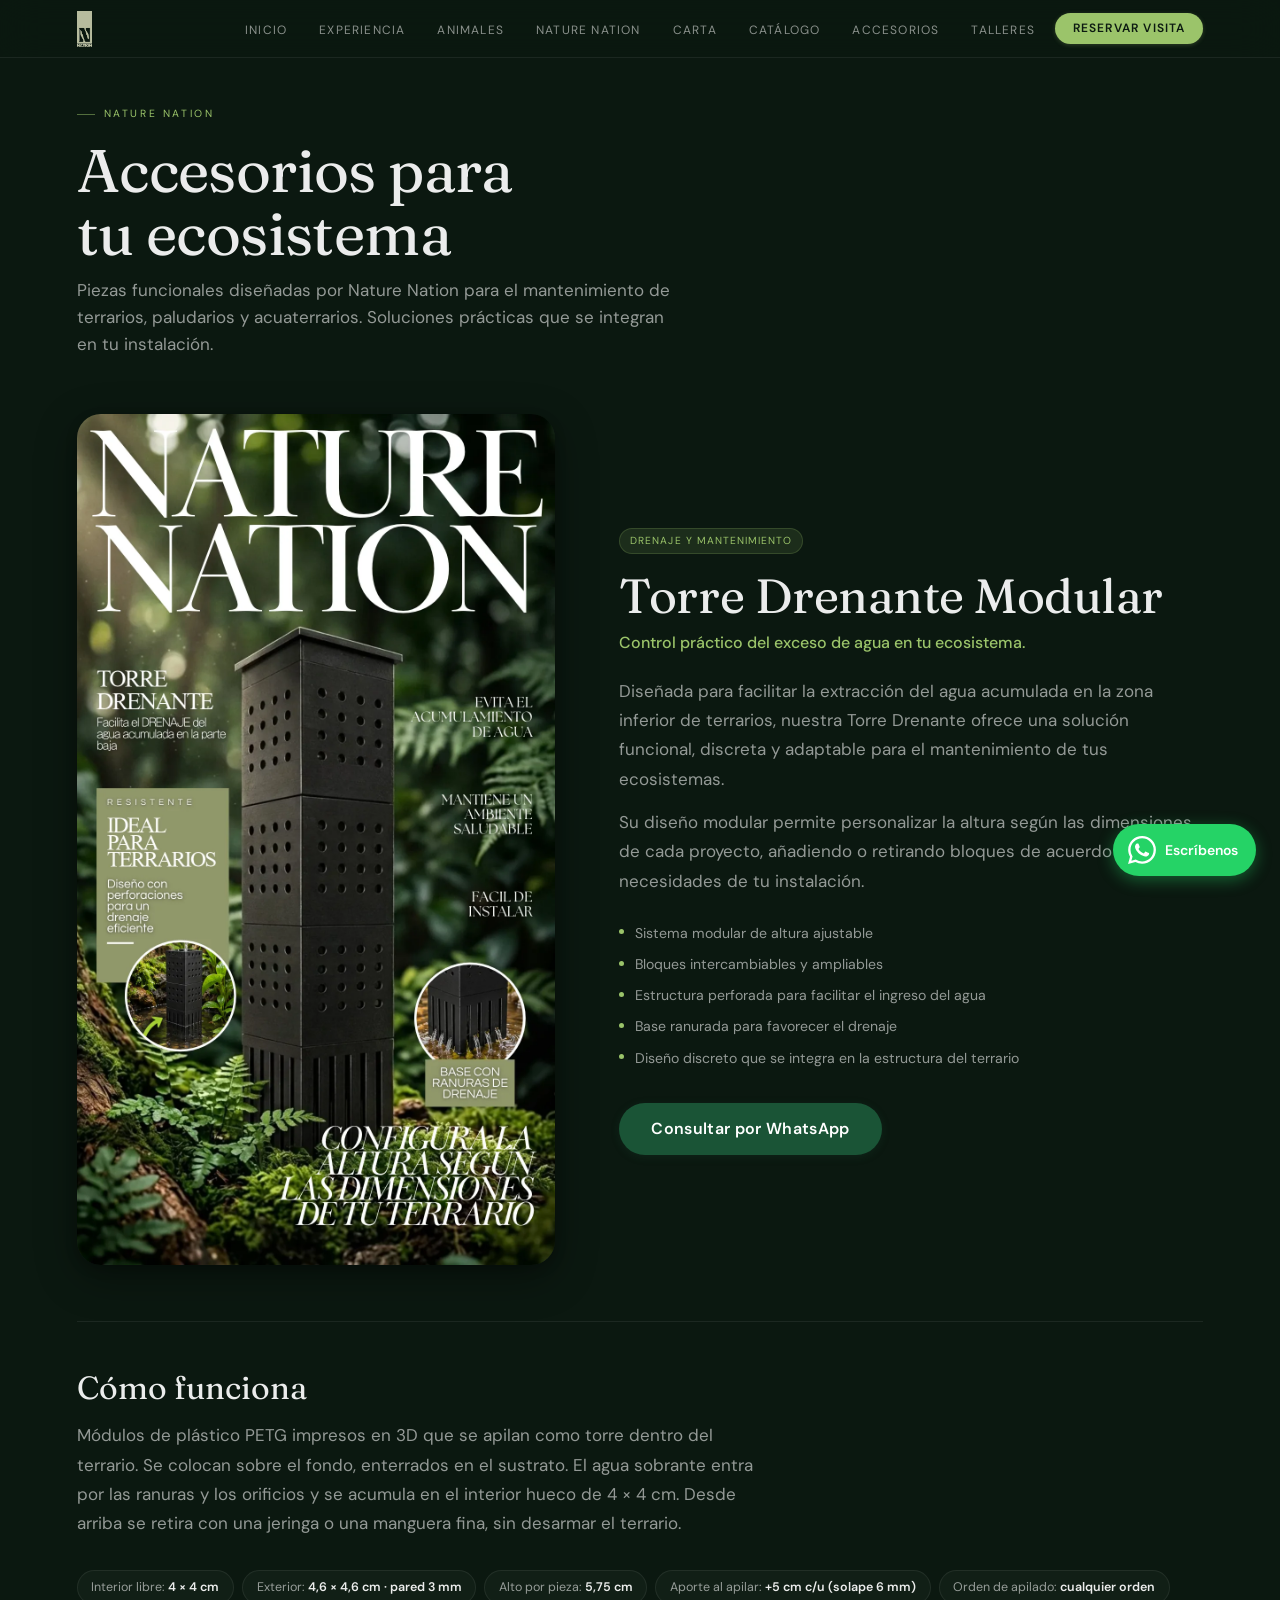
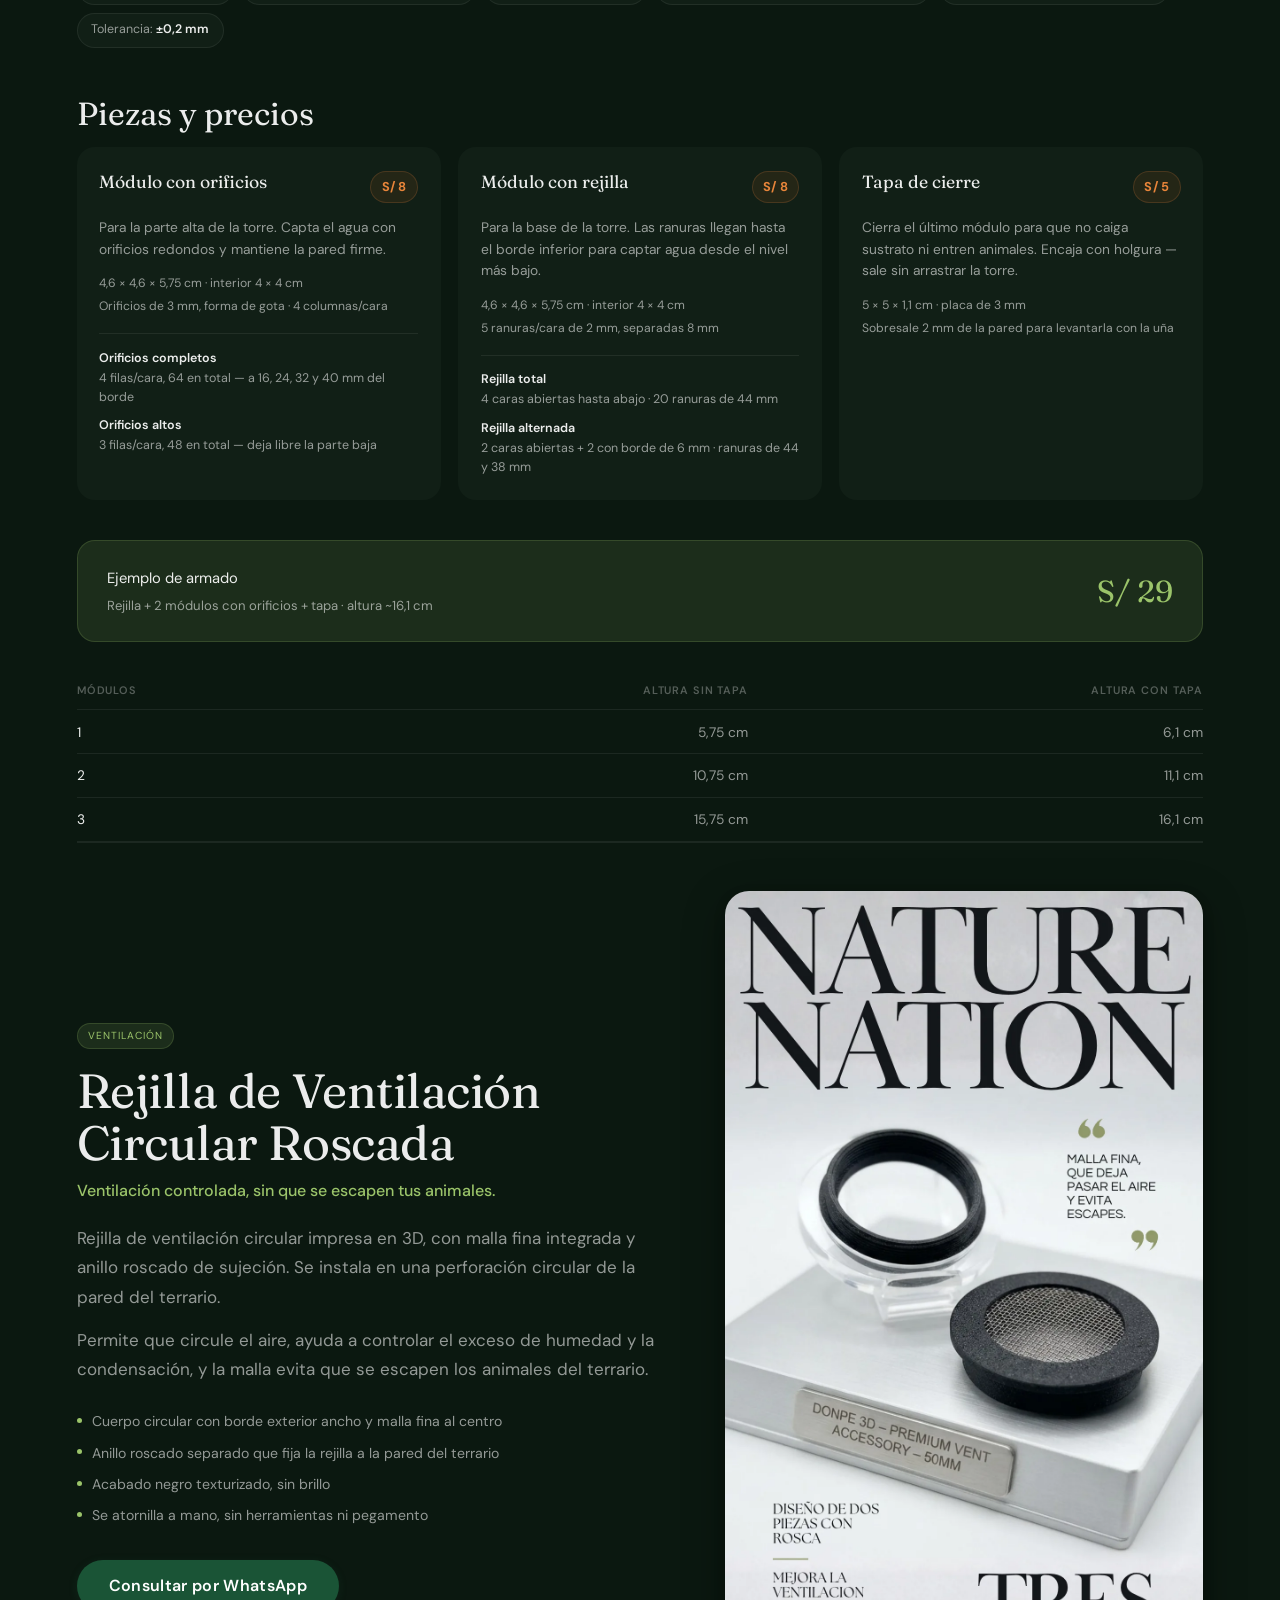
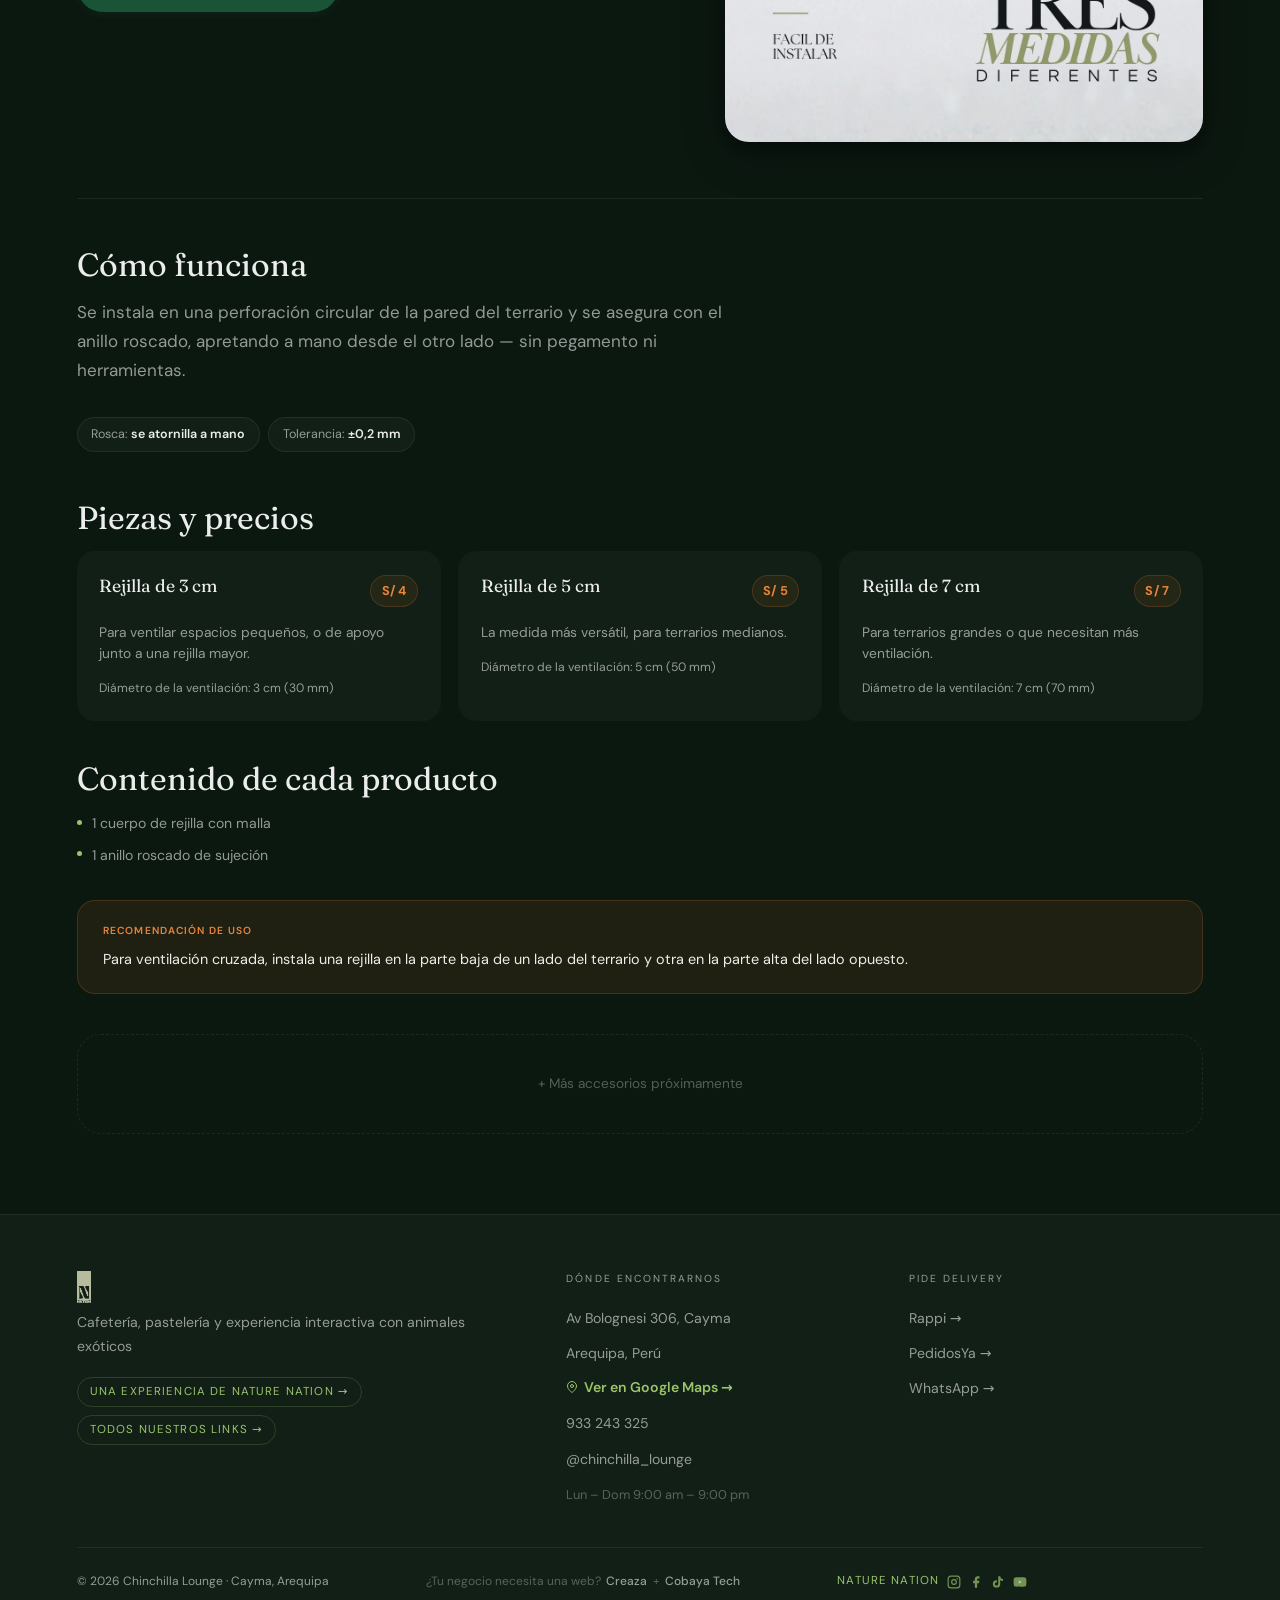
<file: accesorios/index.html>
<!DOCTYPE html><html lang="es-PE" data-astro-cid-37fxchfa> <head><!-- Google Tag Manager --><script>(function(w,d,s,l,i){w[l]=w[l]||[];w[l].push({'gtm.start':
    new Date().getTime(),event:'gtm.js'});var f=d.getElementsByTagName(s)[0],
    j=d.createElement(s),dl=l!='dataLayer'?'&l='+l:'';j.async=true;j.src=
    'https://www.googletagmanager.com/gtm.js?id='+i+dl;f.parentNode.insertBefore(j,f);
    })(window,document,'script','dataLayer','GTM-THWMPSHL');</script><!-- End Google Tag Manager --><meta charset="UTF-8"><meta name="viewport" content="width=device-width, initial-scale=1"><meta name="theme-color" content="#0B1810"><!-- Anti-flash: restaura tema antes del primer paint --><script>
      (function(){
        var t = localStorage.getItem('cl-theme');
        if (t === 'light') document.documentElement.setAttribute('data-theme','light');
      })();
    </script><link rel="icon" type="image/svg+xml" href="/favicon.svg"><link rel="sitemap" href="/sitemap-index.xml"><title>Accesorios Nature Nation — Torre Drenante y más para tu terrario</title><meta name="description" content="Accesorios funcionales de Nature Nation para terrarios, paludarios y acuaterrarios: torre drenante modular y más piezas de mantenimiento. Envíos a todo el Perú."><meta name="robots" content="index, follow, max-snippet:-1, max-image-preview:large, max-video-preview:-1"><link rel="canonical" href="https://terrarios-bioactivos.com/accesorios/"><meta property="og:type" content="website"><meta property="og:url" content="https://terrarios-bioactivos.com/accesorios/"><meta property="og:title" content="Accesorios Nature Nation — Torre Drenante y más para tu terrario"><meta property="og:description" content="Accesorios funcionales de Nature Nation para terrarios, paludarios y acuaterrarios: torre drenante modular y más piezas de mantenimiento. Envíos a todo el Perú."><meta property="og:image" content="https://terrarios-bioactivos.com/og-default.webp"><meta property="og:locale" content="es_PE"><meta property="og:site_name" content="Chinchilla Lounge"><meta name="twitter:card" content="summary_large_image"><meta name="twitter:title" content="Accesorios Nature Nation — Torre Drenante y más para tu terrario"><meta name="twitter:description" content="Accesorios funcionales de Nature Nation para terrarios, paludarios y acuaterrarios: torre drenante modular y más piezas de mantenimiento. Envíos a todo el Perú."><meta name="twitter:image" content="https://terrarios-bioactivos.com/og-default.webp"><script type="application/ld+json">{"@context":"https://schema.org","@type":["CafeOrCoffeeShop","FoodEstablishment","TouristAttraction"],"@id":"https://terrarios-bioactivos.com/#local","name":"Chinchilla Lounge","description":"Nature Nation: diseño de terrarios y paludarios en Arequipa. Visita Chinchilla Lounge — cafetería con animales exóticos en Cayma. Delivery vía Rappi y PedidosYa.","url":"https://terrarios-bioactivos.com","telephone":"+51933243325","address":{"@type":"PostalAddress","streetAddress":"Av Bolognesi 306","addressLocality":"Cayma","addressRegion":"Arequipa","addressCountry":"PE"},"geo":{"@type":"GeoCoordinates","latitude":-16.3882,"longitude":-71.5406},"openingHoursSpecification":[{"@type":"OpeningHoursSpecification","dayOfWeek":["Monday","Tuesday","Wednesday","Thursday","Friday","Saturday","Sunday"],"opens":"09:00","closes":"21:00"},{"@type":"OpeningHoursSpecification","dayOfWeek":["Monday","Wednesday","Thursday","Friday","Saturday","Sunday"],"opens":"17:00","closes":"22:00","description":"Delivery"}],"servesCuisine":["Cafetería","Pastelería","Comida Rápida"],"hasMenu":"https://terrarios-bioactivos.com/carta","sameAs":["https://www.instagram.com/chinchilla_lounge/","https://www.rappi.com.pe/arequipa/restaurantes/delivery/72146-chinchilla-lounge","https://www.pedidosya.com.pe/restaurantes/arequipa/chinchilla-lounge-40beed19-ba96-4db1-8673-0106699a7810-menu"],"priceRange":"S/ 10 – S/ 35","potentialAction":[{"@type":"OrderAction","target":{"@type":"EntryPoint","urlTemplate":"https://www.rappi.com.pe/arequipa/restaurantes/delivery/72146-chinchilla-lounge","inLanguage":"es-PE","actionPlatform":["http://schema.org/DesktopWebPlatform","http://schema.org/MobileWebPlatform","http://schema.org/IOSPlatform","http://schema.org/AndroidPlatform"]}},{"@type":"OrderAction","target":{"@type":"EntryPoint","urlTemplate":"https://www.pedidosya.com.pe/restaurantes/arequipa/chinchilla-lounge-40beed19-ba96-4db1-8673-0106699a7810-menu","inLanguage":"es-PE","actionPlatform":["http://schema.org/DesktopWebPlatform","http://schema.org/MobileWebPlatform"]}}],"areaServed":["Cayma","Yanahuara","Miraflores","Cercado de Arequipa","Arequipa"],"touristType":["Families with children","Backpacker","Nature lovers"],"isAccessibleForFree":false,"availableLanguage":{"@type":"Language","name":"Spanish"}}</script><script type="application/ld+json">{"@context":"https://schema.org","@type":"BreadcrumbList","itemListElement":[{"@type":"ListItem","position":1,"name":"Nature Nation","item":"https://terrarios-bioactivos.com"},{"@type":"ListItem","position":2,"name":"Accesorios","item":"https://terrarios-bioactivos.com/accesorios"}]}</script><script type="application/ld+json">{"@context":"https://schema.org","@type":"Product","name":"Torre Drenante Modular","description":"Diseñada para facilitar la extracción del agua acumulada en la zona inferior de terrarios, nuestra Torre Drenante ofrece una solución funcional, discreta y adaptable para el mantenimiento de tus ecosistemas. Su diseño modular permite personalizar la altura según las dimensiones de cada proyecto, añadiendo o retirando bloques de acuerdo con las necesidades de tu instalación.","image":"https://terrarios-bioactivos.com/images/accesorio-torre-drenante.webp","category":"Drenaje y mantenimiento","brand":{"@type":"Brand","name":"Nature Nation"},"offers":{"@type":"AggregateOffer","priceCurrency":"PEN","lowPrice":5,"highPrice":8,"offerCount":3}}</script><script type="application/ld+json">{"@context":"https://schema.org","@type":"Product","name":"Rejilla de Ventilación Circular Roscada","description":"Rejilla de ventilación circular impresa en 3D, con malla fina integrada y anillo roscado de sujeción. Se instala en una perforación circular de la pared del terrario. Permite que circule el aire, ayuda a controlar el exceso de humedad y la condensación, y la malla evita que se escapen los animales del terrario.","image":"https://terrarios-bioactivos.com/images/accesorio-rejilla-ventilacion.webp","category":"Ventilación","brand":{"@type":"Brand","name":"Nature Nation"},"offers":{"@type":"AggregateOffer","priceCurrency":"PEN","lowPrice":4,"highPrice":7,"offerCount":3}}</script><link rel="stylesheet" href="/_astro/accesorios.4-vRJxWq.css">
<link rel="stylesheet" href="/_astro/accesorios.b8leOQ25.css">
<link rel="stylesheet" href="/_astro/accesorios.CMX1qvkP.css"></head> <body data-astro-cid-37fxchfa> <!-- Google Tag Manager (noscript) --> <noscript><iframe src="https://www.googletagmanager.com/ns.html?id=GTM-THWMPSHL" height="0" width="0" style="display:none;visibility:hidden" data-astro-cid-37fxchfa></iframe></noscript> <!-- End Google Tag Manager (noscript) -->  <header id="site-header" data-astro-cid-3ef6ksr2> <nav data-astro-cid-3ef6ksr2> <a class="nav-brand" href="/" aria-label="Chinchilla Lounge — inicio" data-astro-cid-3ef6ksr2> <img src="/images/nn-logo.png" alt="Nature Nation" class="nav-logo" width="17" height="40" loading="eager" decoding="async" data-astro-cid-3ef6ksr2> </a> <ul class="nav-links" role="list" data-astro-cid-3ef6ksr2> <li data-astro-cid-3ef6ksr2><a href="/" data-astro-cid-3ef6ksr2>Inicio</a></li><li data-astro-cid-3ef6ksr2><a href="/#experiencia" data-astro-cid-3ef6ksr2>Experiencia</a></li><li data-astro-cid-3ef6ksr2><a href="/#animales" data-astro-cid-3ef6ksr2>Animales</a></li><li data-astro-cid-3ef6ksr2><a href="/#nature-nation" data-astro-cid-3ef6ksr2>Nature Nation</a></li><li data-astro-cid-3ef6ksr2><a href="/carta" data-astro-cid-3ef6ksr2>Carta</a></li><li data-astro-cid-3ef6ksr2><a href="/catalogo" data-astro-cid-3ef6ksr2>Catálogo</a></li><li data-astro-cid-3ef6ksr2><a href="/accesorios" data-astro-cid-3ef6ksr2>Accesorios</a></li><li data-astro-cid-3ef6ksr2><a href="/talleres" data-astro-cid-3ef6ksr2>Talleres</a></li> </ul> <div class="nav-actions" data-astro-cid-3ef6ksr2> <a href="https://wa.me/51933243325?text=Hola!%20Quiero%20hacer%20un%20pedido%20o%20reservar%20una%20visita%20al%20Chinchilla%20Lounge.%20%C2%BFMe%20pueden%20ayudar%3F" target="_blank" rel="noopener noreferrer" class="nav-cta" data-ga-event="cta_click" data-ga-type="whatsapp" data-ga-location="nav" data-astro-cid-3ef6ksr2>Reservar visita</a> <button class="nav-toggle" aria-label="Abrir menú" aria-expanded="false" aria-controls="mobile-menu" data-astro-cid-3ef6ksr2> <svg width="20" height="14" viewBox="0 0 20 14" fill="none" stroke="currentColor" stroke-width="1.6" stroke-linecap="round" aria-hidden="true" data-astro-cid-3ef6ksr2> <line x1="0" y1="1" x2="20" y2="1" data-astro-cid-3ef6ksr2></line> <line x1="0" y1="7" x2="20" y2="7" data-astro-cid-3ef6ksr2></line> <line x1="0" y1="13" x2="20" y2="13" data-astro-cid-3ef6ksr2></line> </svg> </button> </div> </nav> <div id="mobile-menu" class="mobile-menu" aria-hidden="true" hidden data-astro-cid-3ef6ksr2> <ul role="list" data-astro-cid-3ef6ksr2> <li data-astro-cid-3ef6ksr2><a href="/" data-astro-cid-3ef6ksr2>Inicio</a></li><li data-astro-cid-3ef6ksr2><a href="/#experiencia" data-astro-cid-3ef6ksr2>Experiencia</a></li><li data-astro-cid-3ef6ksr2><a href="/#animales" data-astro-cid-3ef6ksr2>Animales</a></li><li data-astro-cid-3ef6ksr2><a href="/#nature-nation" data-astro-cid-3ef6ksr2>Nature Nation</a></li><li data-astro-cid-3ef6ksr2><a href="/carta" data-astro-cid-3ef6ksr2>Carta</a></li><li data-astro-cid-3ef6ksr2><a href="/catalogo" data-astro-cid-3ef6ksr2>Catálogo</a></li><li data-astro-cid-3ef6ksr2><a href="/accesorios" data-astro-cid-3ef6ksr2>Accesorios</a></li><li data-astro-cid-3ef6ksr2><a href="/talleres" data-astro-cid-3ef6ksr2>Talleres</a></li> <li data-astro-cid-3ef6ksr2> <a href="https://wa.me/51933243325?text=Hola!%20Quiero%20hacer%20un%20pedido%20o%20reservar%20una%20visita%20al%20Chinchilla%20Lounge.%20%C2%BFMe%20pueden%20ayudar%3F" target="_blank" rel="noopener noreferrer" class="mobile-cta" data-astro-cid-3ef6ksr2>Reservar visita →</a> </li> </ul> </div> </header>  <script type="module">const d=document.getElementById("site-header"),r=document.getElementById("hero-sentinel");r&&d?new IntersectionObserver(([s])=>{d.classList.toggle("scrolled",!s.isIntersecting)},{threshold:0}).observe(r):d?.classList.add("scrolled");const n=document.querySelector(".nav-toggle"),t=document.getElementById("mobile-menu");n?.addEventListener("click",()=>{const e=n.getAttribute("aria-expanded")==="true";n.setAttribute("aria-expanded",String(!e)),t.hidden=e,t.setAttribute("aria-hidden",String(e))});t?.querySelectorAll("a").forEach(e=>{e.addEventListener("click",()=>{n.setAttribute("aria-expanded","false"),t.hidden=!0,t.setAttribute("aria-hidden","true")})});</script> <main class="header-offset" data-astro-cid-zyhnxjvx> <section class="acc-sec" data-astro-cid-zyhnxjvx> <div class="acc-header" data-astro-cid-zyhnxjvx> <div class="sec-eyebrow" data-astro-cid-zyhnxjvx>Nature Nation</div> <h1 data-astro-cid-zyhnxjvx>Accesorios para tu ecosistema</h1> <p class="acc-lead" data-astro-cid-zyhnxjvx>
Piezas funcionales diseñadas por Nature Nation para el mantenimiento de terrarios,
          paludarios y acuaterrarios. Soluciones prácticas que se integran en tu instalación.
</p> </div>  <article class="product" data-astro-cid-zyhnxjvx> <div class="product-media" data-astro-cid-zyhnxjvx> <img src="/images/accesorio-torre-drenante.webp" alt="Torre Drenante Modular de Nature Nation sobre fondo de bosque" width="1080" height="1920" loading="lazy" decoding="async" data-astro-cid-zyhnxjvx> </div> <div class="product-body" data-astro-cid-zyhnxjvx> <span class="p-eyebrow" data-astro-cid-zyhnxjvx>Drenaje y mantenimiento</span> <h2 data-astro-cid-zyhnxjvx>Torre Drenante Modular</h2> <p class="product-tagline" data-astro-cid-zyhnxjvx>Control práctico del exceso de agua en tu ecosistema.</p> <div class="product-desc" data-astro-cid-zyhnxjvx> <p data-astro-cid-zyhnxjvx>Diseñada para facilitar la extracción del agua acumulada en la zona inferior de terrarios, nuestra Torre Drenante ofrece una solución funcional, discreta y adaptable para el mantenimiento de tus ecosistemas.</p><p data-astro-cid-zyhnxjvx>Su diseño modular permite personalizar la altura según las dimensiones de cada proyecto, añadiendo o retirando bloques de acuerdo con las necesidades de tu instalación.</p> </div> <ul class="feat-list" role="list" data-astro-cid-zyhnxjvx> <li data-astro-cid-zyhnxjvx>Sistema modular de altura ajustable</li><li data-astro-cid-zyhnxjvx>Bloques intercambiables y ampliables</li><li data-astro-cid-zyhnxjvx>Estructura perforada para facilitar el ingreso del agua</li><li data-astro-cid-zyhnxjvx>Base ranurada para favorecer el drenaje</li><li data-astro-cid-zyhnxjvx>Diseño discreto que se integra en la estructura del terrario</li> </ul> <a class="btn btn-pill btn-green" href="https://wa.me/51933243325?text=Hola!%20Quiero%20consultar%20por%20el%20accesorio%20%22Torre%20Drenante%20Modular%22%20de%20Nature%20Nation.%20%C2%BFMe%20pueden%20ayudar%3F" target="_blank" rel="noopener noreferrer" data-ga-event="cta_click" data-ga-type="whatsapp_producto" data-ga-location="accesorios_torre-drenante-modular" data-astro-cid-zyhnxjvx>
Consultar por WhatsApp
</a> </div> </article> <div class="tech" data-astro-cid-zyhnxjvx> <h3 class="tech-h3" data-astro-cid-zyhnxjvx>Cómo funciona</h3> <p class="tech-intro" data-astro-cid-zyhnxjvx>Módulos de plástico PETG impresos en 3D que se apilan como torre dentro del terrario. Se colocan sobre el fondo, enterrados en el sustrato. El agua sobrante entra por las ranuras y los orificios y se acumula en el interior hueco de 4 × 4 cm. Desde arriba se retira con una jeringa o una manguera fina, sin desarmar el terrario.</p> <div class="specs-row" data-astro-cid-zyhnxjvx> <span class="spec-chip" data-astro-cid-zyhnxjvx>Interior libre: <b data-astro-cid-zyhnxjvx>4 × 4 cm</b></span><span class="spec-chip" data-astro-cid-zyhnxjvx>Exterior: <b data-astro-cid-zyhnxjvx>4,6 × 4,6 cm · pared 3 mm</b></span><span class="spec-chip" data-astro-cid-zyhnxjvx>Alto por pieza: <b data-astro-cid-zyhnxjvx>5,75 cm</b></span><span class="spec-chip" data-astro-cid-zyhnxjvx>Aporte al apilar: <b data-astro-cid-zyhnxjvx>+5 cm c/u (solape 6 mm)</b></span><span class="spec-chip" data-astro-cid-zyhnxjvx>Orden de apilado: <b data-astro-cid-zyhnxjvx>cualquier orden</b></span><span class="spec-chip" data-astro-cid-zyhnxjvx>Tolerancia: <b data-astro-cid-zyhnxjvx>±0,2 mm</b></span> </div>  <h3 class="tech-h3" data-astro-cid-zyhnxjvx>Piezas y precios</h3> <div class="pieces" data-astro-cid-zyhnxjvx> <div class="piece-card" data-astro-cid-zyhnxjvx> <div class="piece-top" data-astro-cid-zyhnxjvx> <span class="piece-name" data-astro-cid-zyhnxjvx>Módulo con orificios</span> <span class="piece-price" data-astro-cid-zyhnxjvx>S/ 8</span> </div> <p class="piece-desc" data-astro-cid-zyhnxjvx>Para la parte alta de la torre. Capta el agua con orificios redondos y mantiene la pared firme.</p> <ul class="piece-specs" role="list" data-astro-cid-zyhnxjvx> <li data-astro-cid-zyhnxjvx>4,6 × 4,6 × 5,75 cm · interior 4 × 4 cm</li><li data-astro-cid-zyhnxjvx>Orificios de 3 mm, forma de gota · 4 columnas/cara</li> </ul> <div class="piece-variants" data-astro-cid-zyhnxjvx> <div class="variant" data-astro-cid-zyhnxjvx><b data-astro-cid-zyhnxjvx>Orificios completos</b><span data-astro-cid-zyhnxjvx>4 filas/cara, 64 en total — a 16, 24, 32 y 40 mm del borde</span></div><div class="variant" data-astro-cid-zyhnxjvx><b data-astro-cid-zyhnxjvx>Orificios altos</b><span data-astro-cid-zyhnxjvx>3 filas/cara, 48 en total — deja libre la parte baja</span></div> </div> </div><div class="piece-card" data-astro-cid-zyhnxjvx> <div class="piece-top" data-astro-cid-zyhnxjvx> <span class="piece-name" data-astro-cid-zyhnxjvx>Módulo con rejilla</span> <span class="piece-price" data-astro-cid-zyhnxjvx>S/ 8</span> </div> <p class="piece-desc" data-astro-cid-zyhnxjvx>Para la base de la torre. Las ranuras llegan hasta el borde inferior para captar agua desde el nivel más bajo.</p> <ul class="piece-specs" role="list" data-astro-cid-zyhnxjvx> <li data-astro-cid-zyhnxjvx>4,6 × 4,6 × 5,75 cm · interior 4 × 4 cm</li><li data-astro-cid-zyhnxjvx>5 ranuras/cara de 2 mm, separadas 8 mm</li> </ul> <div class="piece-variants" data-astro-cid-zyhnxjvx> <div class="variant" data-astro-cid-zyhnxjvx><b data-astro-cid-zyhnxjvx>Rejilla total</b><span data-astro-cid-zyhnxjvx>4 caras abiertas hasta abajo · 20 ranuras de 44 mm</span></div><div class="variant" data-astro-cid-zyhnxjvx><b data-astro-cid-zyhnxjvx>Rejilla alternada</b><span data-astro-cid-zyhnxjvx>2 caras abiertas + 2 con borde de 6 mm · ranuras de 44 y 38 mm</span></div> </div> </div><div class="piece-card" data-astro-cid-zyhnxjvx> <div class="piece-top" data-astro-cid-zyhnxjvx> <span class="piece-name" data-astro-cid-zyhnxjvx>Tapa de cierre</span> <span class="piece-price" data-astro-cid-zyhnxjvx>S/ 5</span> </div> <p class="piece-desc" data-astro-cid-zyhnxjvx>Cierra el último módulo para que no caiga sustrato ni entren animales. Encaja con holgura — sale sin arrastrar la torre.</p> <ul class="piece-specs" role="list" data-astro-cid-zyhnxjvx> <li data-astro-cid-zyhnxjvx>5 × 5 × 1,1 cm · placa de 3 mm</li><li data-astro-cid-zyhnxjvx>Sobresale 2 mm de la pared para levantarla con la uña</li> </ul>  </div> </div>    <div class="example-box" data-astro-cid-zyhnxjvx> <div class="example-text" data-astro-cid-zyhnxjvx>
Ejemplo de armado
<span class="ex-formula" data-astro-cid-zyhnxjvx>Rejilla + 2 módulos con orificios + tapa · altura ~16,1 cm</span> </div> <div class="example-total" data-astro-cid-zyhnxjvx>S/ 29</div> </div> <table class="height-table" data-astro-cid-zyhnxjvx> <thead data-astro-cid-zyhnxjvx> <tr data-astro-cid-zyhnxjvx><th data-astro-cid-zyhnxjvx>Módulos</th><th data-astro-cid-zyhnxjvx>Altura sin tapa</th><th data-astro-cid-zyhnxjvx>Altura con tapa</th></tr> </thead> <tbody data-astro-cid-zyhnxjvx> <tr data-astro-cid-zyhnxjvx><td data-astro-cid-zyhnxjvx>1</td><td data-astro-cid-zyhnxjvx>5,75 cm</td><td data-astro-cid-zyhnxjvx>6,1 cm</td></tr><tr data-astro-cid-zyhnxjvx><td data-astro-cid-zyhnxjvx>2</td><td data-astro-cid-zyhnxjvx>10,75 cm</td><td data-astro-cid-zyhnxjvx>11,1 cm</td></tr><tr data-astro-cid-zyhnxjvx><td data-astro-cid-zyhnxjvx>3</td><td data-astro-cid-zyhnxjvx>15,75 cm</td><td data-astro-cid-zyhnxjvx>16,1 cm</td></tr> </tbody> </table> </div> <article class="product product-rev" data-astro-cid-zyhnxjvx> <div class="product-media" data-astro-cid-zyhnxjvx> <img src="/images/accesorio-rejilla-ventilacion.webp" alt="Rejilla de Ventilación Circular Roscada de Nature Nation" width="1080" height="1920" loading="lazy" decoding="async" data-astro-cid-zyhnxjvx> </div> <div class="product-body" data-astro-cid-zyhnxjvx> <span class="p-eyebrow" data-astro-cid-zyhnxjvx>Ventilación</span> <h2 data-astro-cid-zyhnxjvx>Rejilla de Ventilación Circular Roscada</h2> <p class="product-tagline" data-astro-cid-zyhnxjvx>Ventilación controlada, sin que se escapen tus animales.</p> <div class="product-desc" data-astro-cid-zyhnxjvx> <p data-astro-cid-zyhnxjvx>Rejilla de ventilación circular impresa en 3D, con malla fina integrada y anillo roscado de sujeción. Se instala en una perforación circular de la pared del terrario.</p><p data-astro-cid-zyhnxjvx>Permite que circule el aire, ayuda a controlar el exceso de humedad y la condensación, y la malla evita que se escapen los animales del terrario.</p> </div> <ul class="feat-list" role="list" data-astro-cid-zyhnxjvx> <li data-astro-cid-zyhnxjvx>Cuerpo circular con borde exterior ancho y malla fina al centro</li><li data-astro-cid-zyhnxjvx>Anillo roscado separado que fija la rejilla a la pared del terrario</li><li data-astro-cid-zyhnxjvx>Acabado negro texturizado, sin brillo</li><li data-astro-cid-zyhnxjvx>Se atornilla a mano, sin herramientas ni pegamento</li> </ul> <a class="btn btn-pill btn-green" href="https://wa.me/51933243325?text=Hola!%20Quiero%20consultar%20por%20el%20accesorio%20%22Rejilla%20de%20Ventilaci%C3%B3n%20Circular%20Roscada%22%20de%20Nature%20Nation.%20%C2%BFMe%20pueden%20ayudar%3F" target="_blank" rel="noopener noreferrer" data-ga-event="cta_click" data-ga-type="whatsapp_producto" data-ga-location="accesorios_rejilla-ventilacion-circular" data-astro-cid-zyhnxjvx>
Consultar por WhatsApp
</a> </div> </article> <div class="tech" data-astro-cid-zyhnxjvx> <h3 class="tech-h3" data-astro-cid-zyhnxjvx>Cómo funciona</h3> <p class="tech-intro" data-astro-cid-zyhnxjvx>Se instala en una perforación circular de la pared del terrario y se asegura con el anillo roscado, apretando a mano desde el otro lado — sin pegamento ni herramientas.</p> <div class="specs-row" data-astro-cid-zyhnxjvx> <span class="spec-chip" data-astro-cid-zyhnxjvx>Rosca: <b data-astro-cid-zyhnxjvx>se atornilla a mano</b></span><span class="spec-chip" data-astro-cid-zyhnxjvx>Tolerancia: <b data-astro-cid-zyhnxjvx>±0,2 mm</b></span> </div>  <h3 class="tech-h3" data-astro-cid-zyhnxjvx>Piezas y precios</h3> <div class="pieces" data-astro-cid-zyhnxjvx> <div class="piece-card" data-astro-cid-zyhnxjvx> <div class="piece-top" data-astro-cid-zyhnxjvx> <span class="piece-name" data-astro-cid-zyhnxjvx>Rejilla de 3 cm</span> <span class="piece-price" data-astro-cid-zyhnxjvx>S/ 4</span> </div> <p class="piece-desc" data-astro-cid-zyhnxjvx>Para ventilar espacios pequeños, o de apoyo junto a una rejilla mayor.</p> <ul class="piece-specs" role="list" data-astro-cid-zyhnxjvx> <li data-astro-cid-zyhnxjvx>Diámetro de la ventilación: 3 cm (30 mm)</li> </ul>  </div><div class="piece-card" data-astro-cid-zyhnxjvx> <div class="piece-top" data-astro-cid-zyhnxjvx> <span class="piece-name" data-astro-cid-zyhnxjvx>Rejilla de 5 cm</span> <span class="piece-price" data-astro-cid-zyhnxjvx>S/ 5</span> </div> <p class="piece-desc" data-astro-cid-zyhnxjvx>La medida más versátil, para terrarios medianos.</p> <ul class="piece-specs" role="list" data-astro-cid-zyhnxjvx> <li data-astro-cid-zyhnxjvx>Diámetro de la ventilación: 5 cm (50 mm)</li> </ul>  </div><div class="piece-card" data-astro-cid-zyhnxjvx> <div class="piece-top" data-astro-cid-zyhnxjvx> <span class="piece-name" data-astro-cid-zyhnxjvx>Rejilla de 7 cm</span> <span class="piece-price" data-astro-cid-zyhnxjvx>S/ 7</span> </div> <p class="piece-desc" data-astro-cid-zyhnxjvx>Para terrarios grandes o que necesitan más ventilación.</p> <ul class="piece-specs" role="list" data-astro-cid-zyhnxjvx> <li data-astro-cid-zyhnxjvx>Diámetro de la ventilación: 7 cm (70 mm)</li> </ul>  </div> </div>   <h3 class="tech-h3" data-astro-cid-zyhnxjvx>Contenido de cada producto</h3> <ul class="feat-list" role="list" data-astro-cid-zyhnxjvx> <li data-astro-cid-zyhnxjvx>1 cuerpo de rejilla con malla</li><li data-astro-cid-zyhnxjvx>1 anillo roscado de sujeción</li> </ul>  <div class="tip-box" data-astro-cid-zyhnxjvx> <span class="tip-label" data-astro-cid-zyhnxjvx>Recomendación de uso</span> <p data-astro-cid-zyhnxjvx>Para ventilación cruzada, instala una rejilla en la parte baja de un lado del terrario y otra en la parte alta del lado opuesto.</p> </div>   </div> <div class="acc-coming" data-astro-cid-zyhnxjvx>
+ Más accesorios próximamente
</div> </section> </main> <footer data-astro-cid-sz7xmlte> <div class="f-inner" data-astro-cid-sz7xmlte> <div class="f-grid" data-astro-cid-sz7xmlte> <div class="f-col-brand" data-astro-cid-sz7xmlte> <div class="f-brand" data-astro-cid-sz7xmlte> <img src="/images/nn-logo.png" alt="Nature Nation" class="f-logo" width="14" height="32" loading="lazy" decoding="async" data-astro-cid-sz7xmlte> </div> <p class="f-tagline" data-astro-cid-sz7xmlte>Cafetería, pastelería y experiencia interactiva con animales exóticos</p> <a href="https://www.instagram.com/naturenation_crew/" class="nn-link" target="_blank" rel="noopener noreferrer" data-ga-event="cta_click" data-ga-type="social_instagram" data-ga-location="footer_brand" data-astro-cid-sz7xmlte>
Una experiencia de Nature Nation →
</a> <a href="/links" class="nn-link nn-link-links" data-ga-event="cta_click" data-ga-type="links_page" data-ga-location="footer_brand" data-astro-cid-sz7xmlte>
Todos nuestros links →
</a> </div> <div data-astro-cid-sz7xmlte> <div class="f-h" data-astro-cid-sz7xmlte>Dónde encontrarnos</div> <ul class="f-list" role="list" data-astro-cid-sz7xmlte> <li data-astro-cid-sz7xmlte><span data-astro-cid-sz7xmlte>Av Bolognesi 306, Cayma</span></li> <li data-astro-cid-sz7xmlte><span data-astro-cid-sz7xmlte>Arequipa, Perú</span></li> <li data-astro-cid-sz7xmlte> <a href="https://www.google.com/maps?q=-16.3882,-71.5406" target="_blank" rel="noopener noreferrer" class="maps-link" data-ga-event="cta_click" data-ga-type="maps" data-ga-location="footer" data-astro-cid-sz7xmlte> <svg width="12" height="12" viewBox="0 0 24 24" fill="none" stroke="currentColor" stroke-width="2" stroke-linecap="round" stroke-linejoin="round" aria-hidden="true" data-astro-cid-sz7xmlte> <path d="M21 10c0 7-9 13-9 13s-9-6-9-13a9 9 0 0 1 18 0z" data-astro-cid-sz7xmlte></path> <circle cx="12" cy="10" r="3" data-astro-cid-sz7xmlte></circle> </svg>
Ver en Google Maps →
</a> </li> <li data-astro-cid-sz7xmlte><a href="tel:+51933243325" data-astro-cid-sz7xmlte>933 243 325</a></li> <li data-astro-cid-sz7xmlte> <a href="https://www.instagram.com/chinchilla_lounge/" target="_blank" rel="noopener noreferrer" data-ga-event="cta_click" data-ga-type="social_instagram" data-ga-location="footer" data-astro-cid-sz7xmlte>
@chinchilla_lounge
</a> </li> <li data-astro-cid-sz7xmlte><span class="dim" data-astro-cid-sz7xmlte>Lun – Dom 9:00 am – 9:00 pm</span></li> </ul> </div> <div data-astro-cid-sz7xmlte> <div class="f-h" data-astro-cid-sz7xmlte>Pide delivery</div> <ul class="f-list" role="list" data-astro-cid-sz7xmlte> <li data-astro-cid-sz7xmlte> <a href="https://www.rappi.com.pe/arequipa/restaurantes/delivery/72146-chinchilla-lounge" target="_blank" rel="noopener noreferrer" data-ga-event="cta_click" data-ga-type="rappi" data-ga-location="footer" data-astro-cid-sz7xmlte>
Rappi →
</a> </li> <li data-astro-cid-sz7xmlte> <a href="https://www.pedidosya.com.pe/restaurantes/arequipa/chinchilla-lounge-40beed19-ba96-4db1-8673-0106699a7810-menu" target="_blank" rel="noopener noreferrer" data-ga-event="cta_click" data-ga-type="pedidosya" data-ga-location="footer" data-astro-cid-sz7xmlte>
PedidosYa →
</a> </li> <li data-astro-cid-sz7xmlte> <a href="https://wa.me/51933243325" target="_blank" rel="noopener noreferrer" data-ga-event="cta_click" data-ga-type="whatsapp" data-ga-location="footer" data-astro-cid-sz7xmlte>
WhatsApp →
</a> </li> </ul> </div> </div> <div class="f-bottom" data-astro-cid-sz7xmlte> <span data-astro-cid-sz7xmlte>© 2026 Chinchilla Lounge · Cayma, Arequipa</span> <span class="made-by" data-astro-cid-sz7xmlte>
¿Tu negocio necesita una web?
<a href="https://www.instagram.com/creaza.pe/" target="_blank" rel="noopener noreferrer" data-astro-cid-sz7xmlte>Creaza</a> <span class="made-sep" data-astro-cid-sz7xmlte>+</span> <a href="https://www.instagram.com/cobayatech/" target="_blank" rel="noopener noreferrer" data-astro-cid-sz7xmlte>Cobaya Tech</a> </span> <div class="nn-socials" data-astro-cid-sz7xmlte> <span class="nn-label" data-astro-cid-sz7xmlte>Nature Nation</span> <a href="https://www.instagram.com/naturenation_crew/" class="nn-icon-link" aria-label="Instagram de Nature Nation" target="_blank" rel="noopener noreferrer" data-ga-event="cta_click" data-ga-type="social_instagram" data-ga-location="footer_nn" data-astro-cid-sz7xmlte> <svg width="14" height="14" viewBox="0 0 24 24" fill="none" aria-hidden="true" data-astro-cid-sz7xmlte> <rect x="2" y="2" width="20" height="20" rx="5" ry="5" stroke="currentColor" stroke-width="2" data-astro-cid-sz7xmlte></rect> <circle cx="12" cy="12" r="4" stroke="currentColor" stroke-width="2" data-astro-cid-sz7xmlte></circle> <circle cx="17.5" cy="6.5" r="1.2" fill="currentColor" data-astro-cid-sz7xmlte></circle> </svg> </a> <a href="https://www.facebook.com/NatureNationTerrariosPaludarios" class="nn-icon-link" aria-label="Facebook de Nature Nation" target="_blank" rel="noopener noreferrer" data-ga-event="cta_click" data-ga-type="social_facebook" data-ga-location="footer_nn" data-astro-cid-sz7xmlte> <svg width="14" height="14" viewBox="0 0 24 24" fill="none" aria-hidden="true" data-astro-cid-sz7xmlte> <path d="M18 2h-3a5 5 0 0 0-5 5v3H7v4h3v8h4v-8h3l1-4h-4V7a1 1 0 0 1 1-1h3z" fill="currentColor" data-astro-cid-sz7xmlte></path> </svg> </a> <a href="https://www.tiktok.com/@lahuelladelsur" class="nn-icon-link" aria-label="TikTok de Nature Nation" target="_blank" rel="noopener noreferrer" data-ga-event="cta_click" data-ga-type="social_tiktok" data-ga-location="footer_nn" data-astro-cid-sz7xmlte> <svg width="14" height="14" viewBox="0 0 24 24" fill="currentColor" aria-hidden="true" data-astro-cid-sz7xmlte> <path d="M19.59 6.69a4.83 4.83 0 0 1-3.77-4.25V2h-3.45v13.67a2.89 2.89 0 0 1-2.88 2.5 2.89 2.89 0 0 1-2.89-2.89 2.89 2.89 0 0 1 2.89-2.89c.28 0 .54.04.79.1V9.01a6.33 6.33 0 0 0-.79-.05 6.34 6.34 0 0 0-6.34 6.34 6.34 6.34 0 0 0 6.34 6.34 6.34 6.34 0 0 0 6.33-6.34V8.69a8.19 8.19 0 0 0 4.79 1.53V6.77a4.85 4.85 0 0 1-1.02-.08z" data-astro-cid-sz7xmlte></path> </svg> </a> <a href="https://www.youtube.com/@Nature-Nation98" class="nn-icon-link" aria-label="YouTube de Nature Nation" target="_blank" rel="noopener noreferrer" data-ga-event="cta_click" data-ga-type="social_youtube" data-ga-location="footer_nn" data-astro-cid-sz7xmlte> <svg width="14" height="14" viewBox="0 0 24 24" fill="none" aria-hidden="true" data-astro-cid-sz7xmlte> <path d="M22.54 6.42a2.78 2.78 0 0 0-1.95-1.96C18.88 4 12 4 12 4s-6.88 0-8.59.46A2.78 2.78 0 0 0 1.46 6.42 29 29 0 0 0 1 12a29 29 0 0 0 .46 5.58A2.78 2.78 0 0 0 3.41 19.6C5.12 20 12 20 12 20s6.88 0 8.59-.46a2.78 2.78 0 0 0 1.95-1.95A29 29 0 0 0 23 12a29 29 0 0 0-.46-5.58z" fill="currentColor" data-astro-cid-sz7xmlte></path> <polygon points="9.75 15.02 15.5 12 9.75 8.98 9.75 15.02" fill="white" data-astro-cid-sz7xmlte></polygon> </svg> </a> </div> </div> </div> </footer>   <script>
        document.addEventListener('click', function(e) {
          var el = e.target.closest('[data-ga-event]');
          if (!el) return;
          window.dataLayer = window.dataLayer || [];
          window.dataLayer.push({
            event: 'cta_click',
            cta_type: el.dataset.gaType,
            cta_location: el.dataset.gaLocation
          });
        });
      </script> <a href="https://wa.me/51933243325?text=Hola!%20Quiero%20hacer%20un%20pedido%20o%20reservar%20una%20visita%20al%20Chinchilla%20Lounge.%20%C2%BFMe%20pueden%20ayudar%3F" target="_blank" rel="noopener noreferrer" class="wa-fab" aria-label="Escríbenos por WhatsApp" data-ga-event="cta_click" data-ga-type="whatsapp" data-ga-location="fab" data-astro-cid-37fxchfa> <svg width="28" height="28" viewBox="0 0 24 24" fill="white" aria-hidden="true" data-astro-cid-37fxchfa> <path d="M17.472 14.382c-.297-.149-1.758-.867-2.03-.967-.273-.099-.471-.148-.67.15-.197.297-.767.966-.94 1.164-.173.199-.347.223-.644.075-.297-.15-1.255-.463-2.39-1.475-.883-.788-1.48-1.761-1.653-2.059-.173-.297-.018-.458.13-.606.134-.133.298-.347.446-.52.149-.174.198-.298.298-.497.099-.198.05-.371-.025-.52-.075-.149-.669-1.612-.916-2.207-.242-.579-.487-.5-.669-.51-.173-.008-.371-.01-.57-.01-.198 0-.52.074-.792.372-.272.297-1.04 1.016-1.04 2.479 0 1.462 1.065 2.875 1.213 3.074.149.198 2.096 3.2 5.077 4.487.709.306 1.262.489 1.694.625.712.227 1.36.195 1.871.118.571-.085 1.758-.719 2.006-1.413.248-.694.248-1.289.173-1.413-.074-.124-.272-.198-.57-.347m-5.421 7.403h-.004a9.87 9.87 0 01-5.031-1.378l-.361-.214-3.741.982.998-3.648-.235-.374a9.86 9.86 0 01-1.51-5.26c.001-5.45 4.436-9.884 9.888-9.884 2.64 0 5.122 1.03 6.988 2.898a9.825 9.825 0 012.893 6.994c-.003 5.45-4.437 9.884-9.885 9.884m8.413-18.297A11.815 11.815 0 0012.05 0C5.495 0 .16 5.335.157 11.892c0 2.096.547 4.142 1.588 5.945L.057 24l6.305-1.654a11.882 11.882 0 005.683 1.448h.005c6.554 0 11.89-5.335 11.893-11.893a11.821 11.821 0 00-3.48-8.413z" data-astro-cid-37fxchfa></path> </svg> <span class="wa-label" data-astro-cid-37fxchfa>Escríbenos</span> </a> </body></html>
</file>
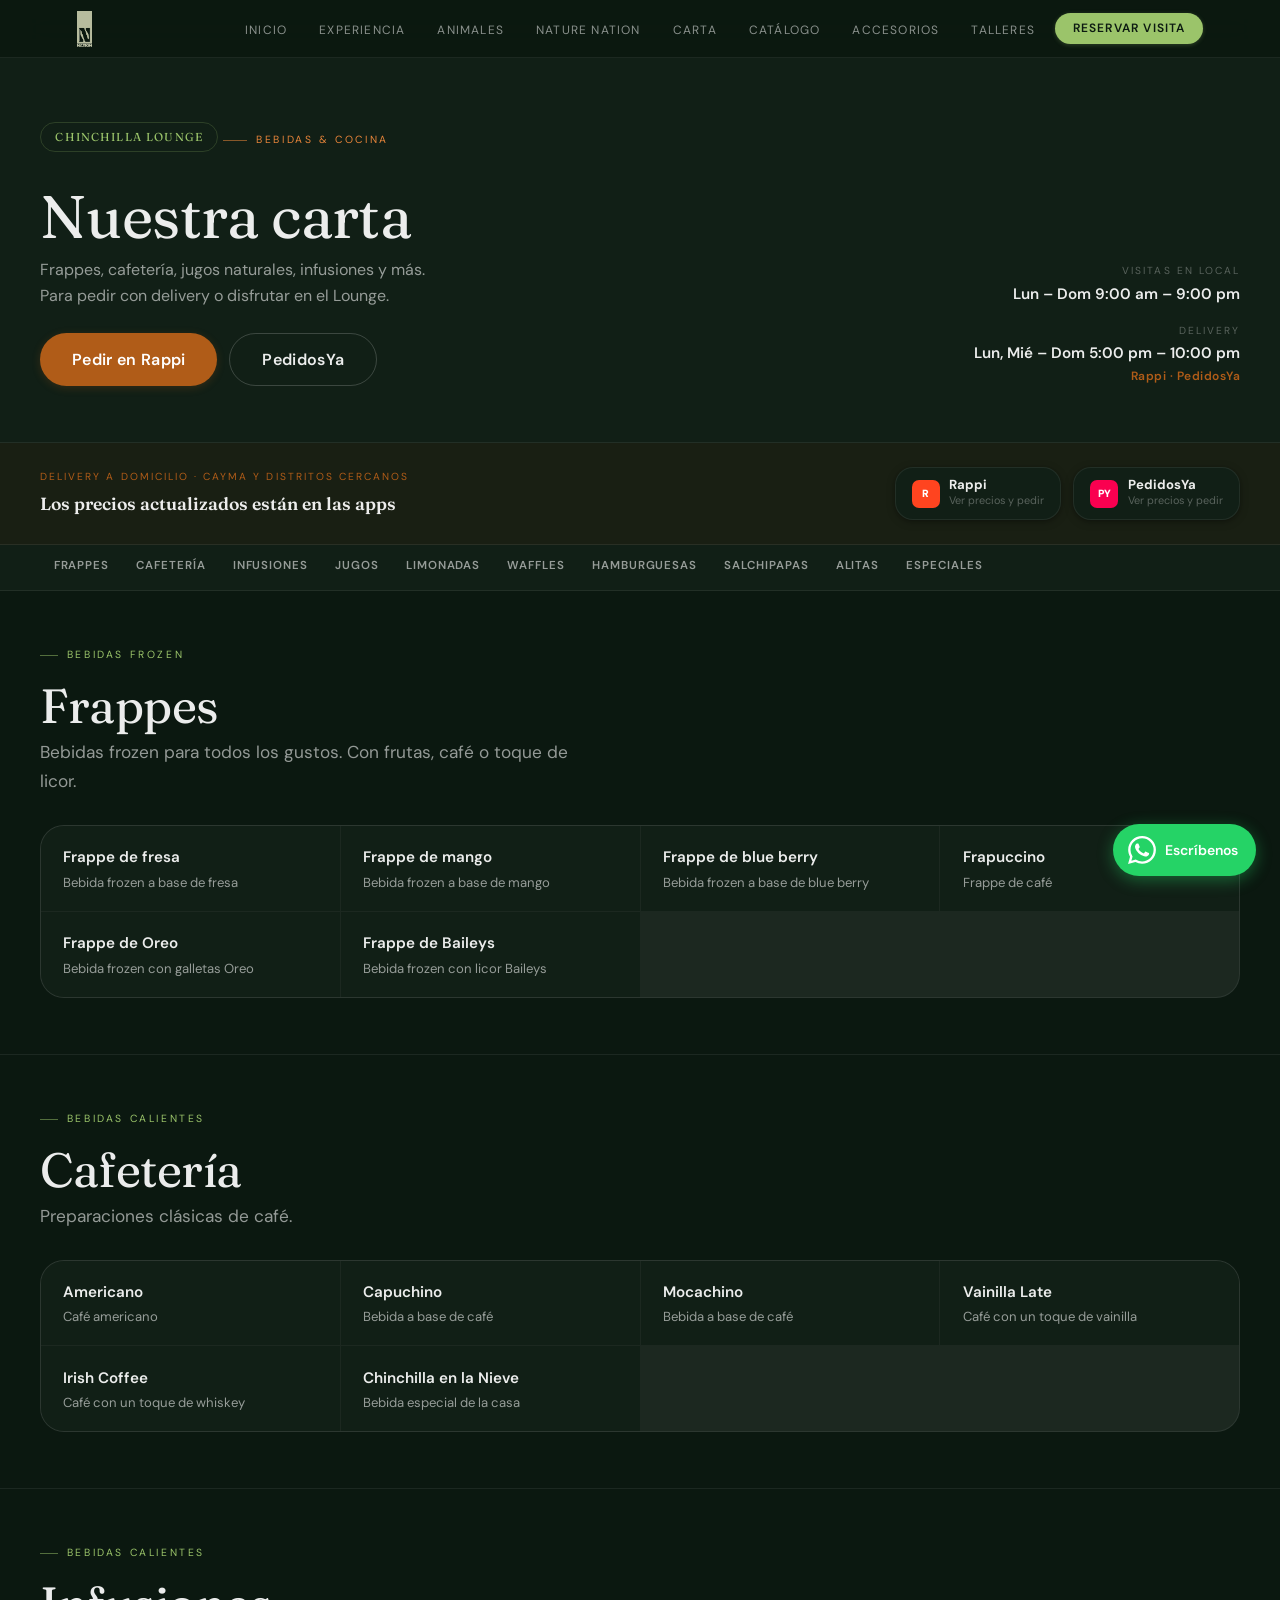
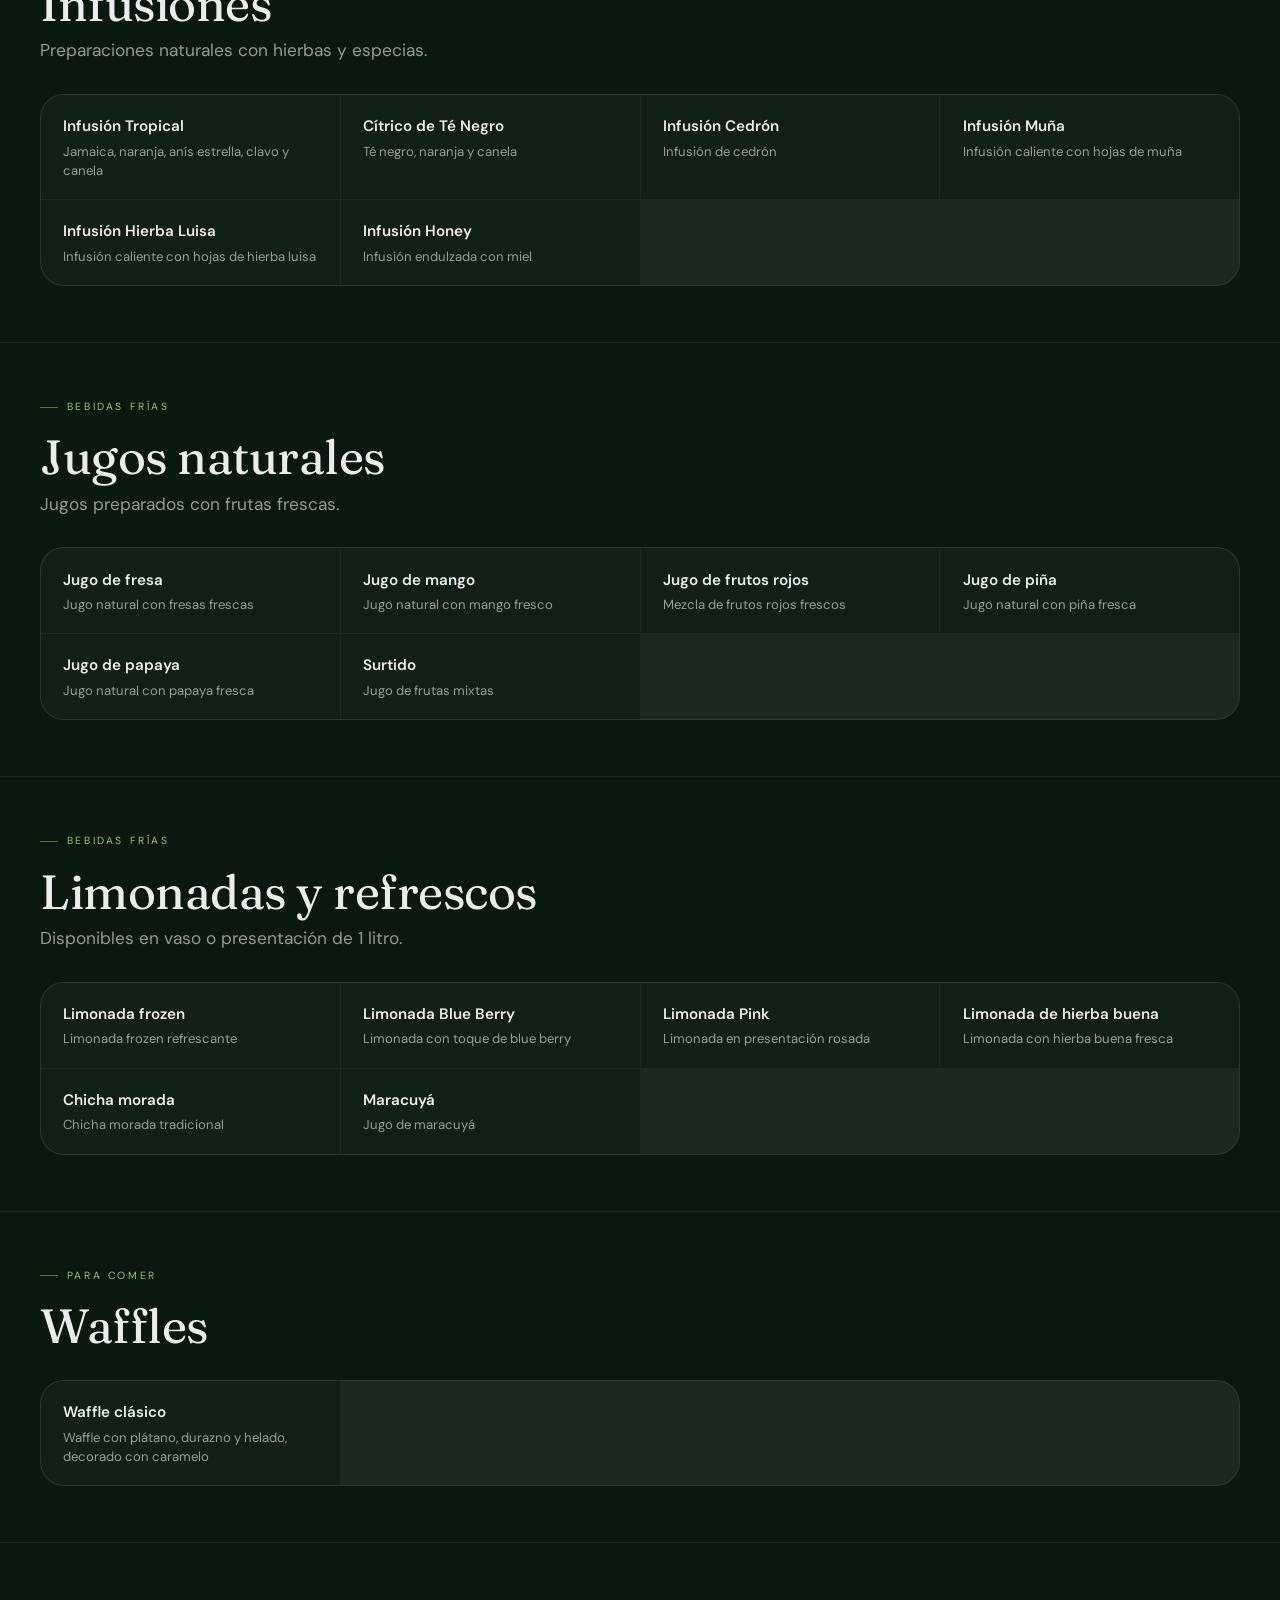
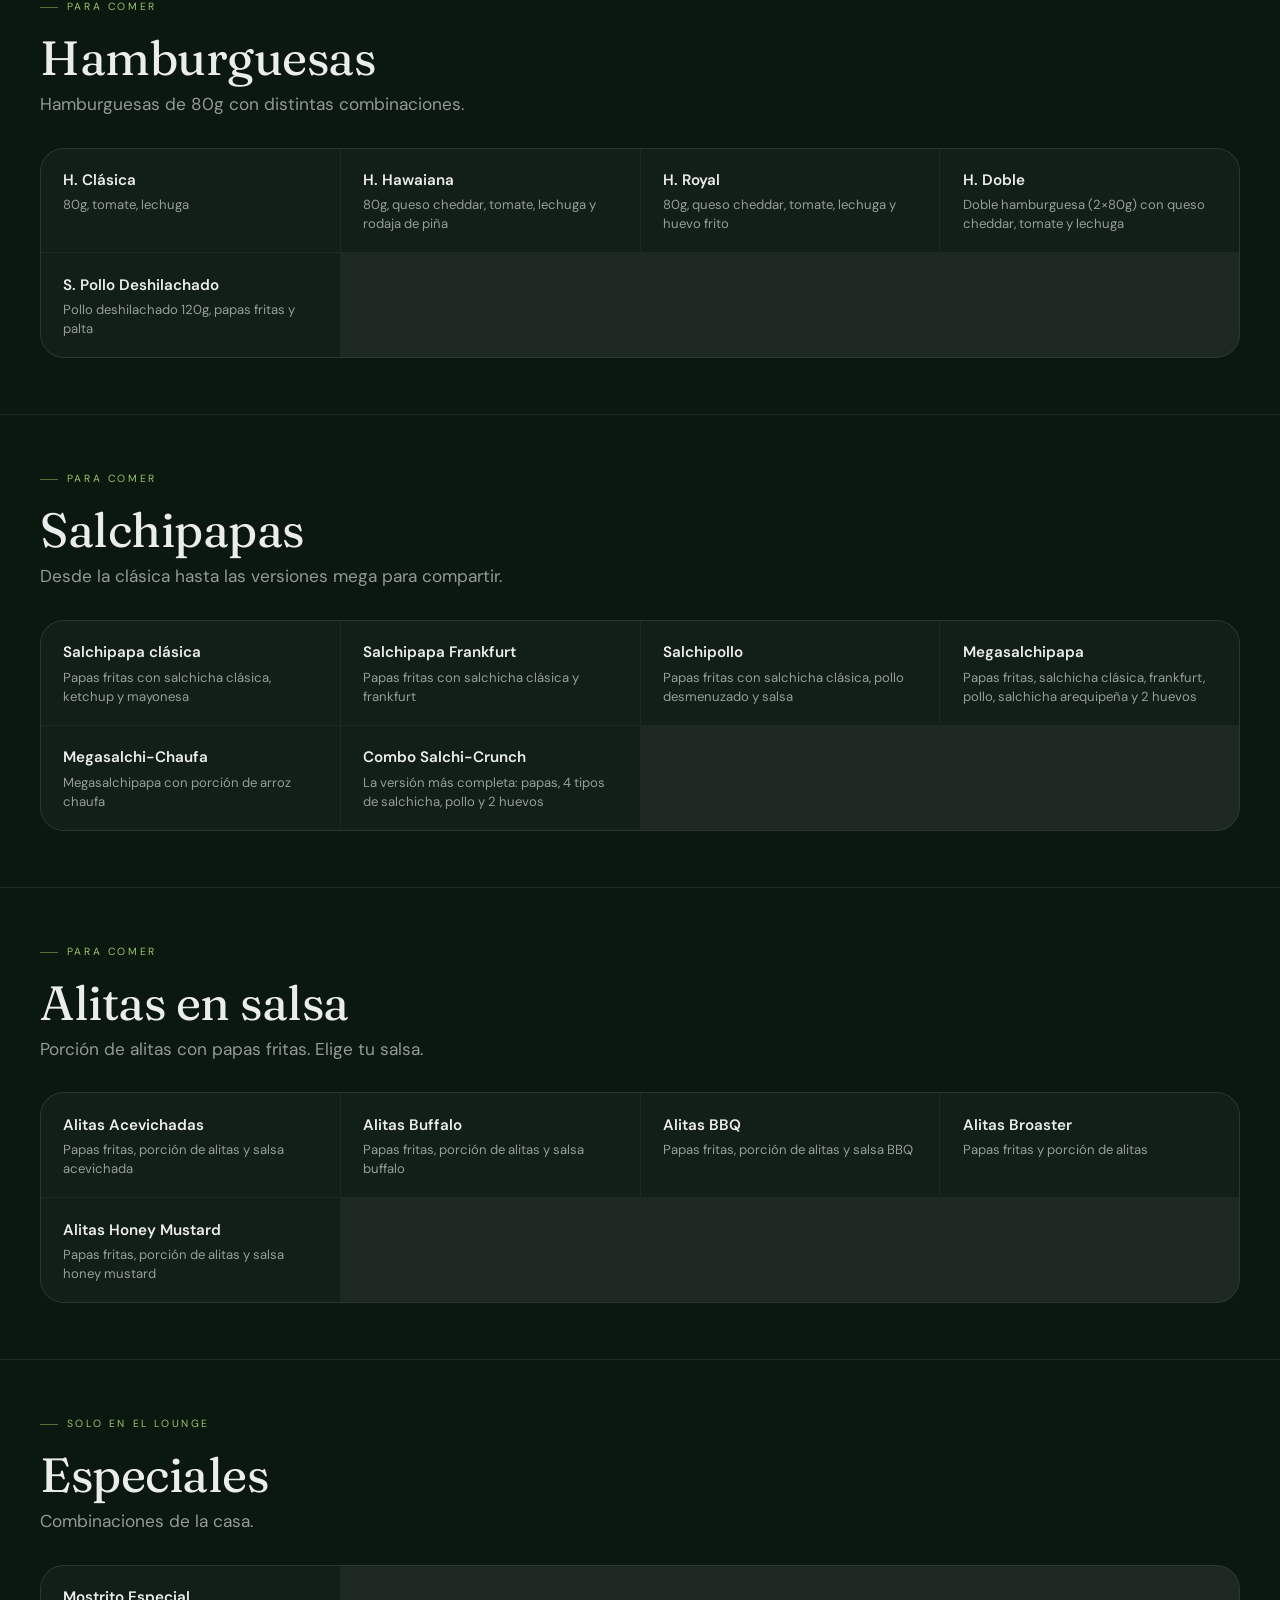
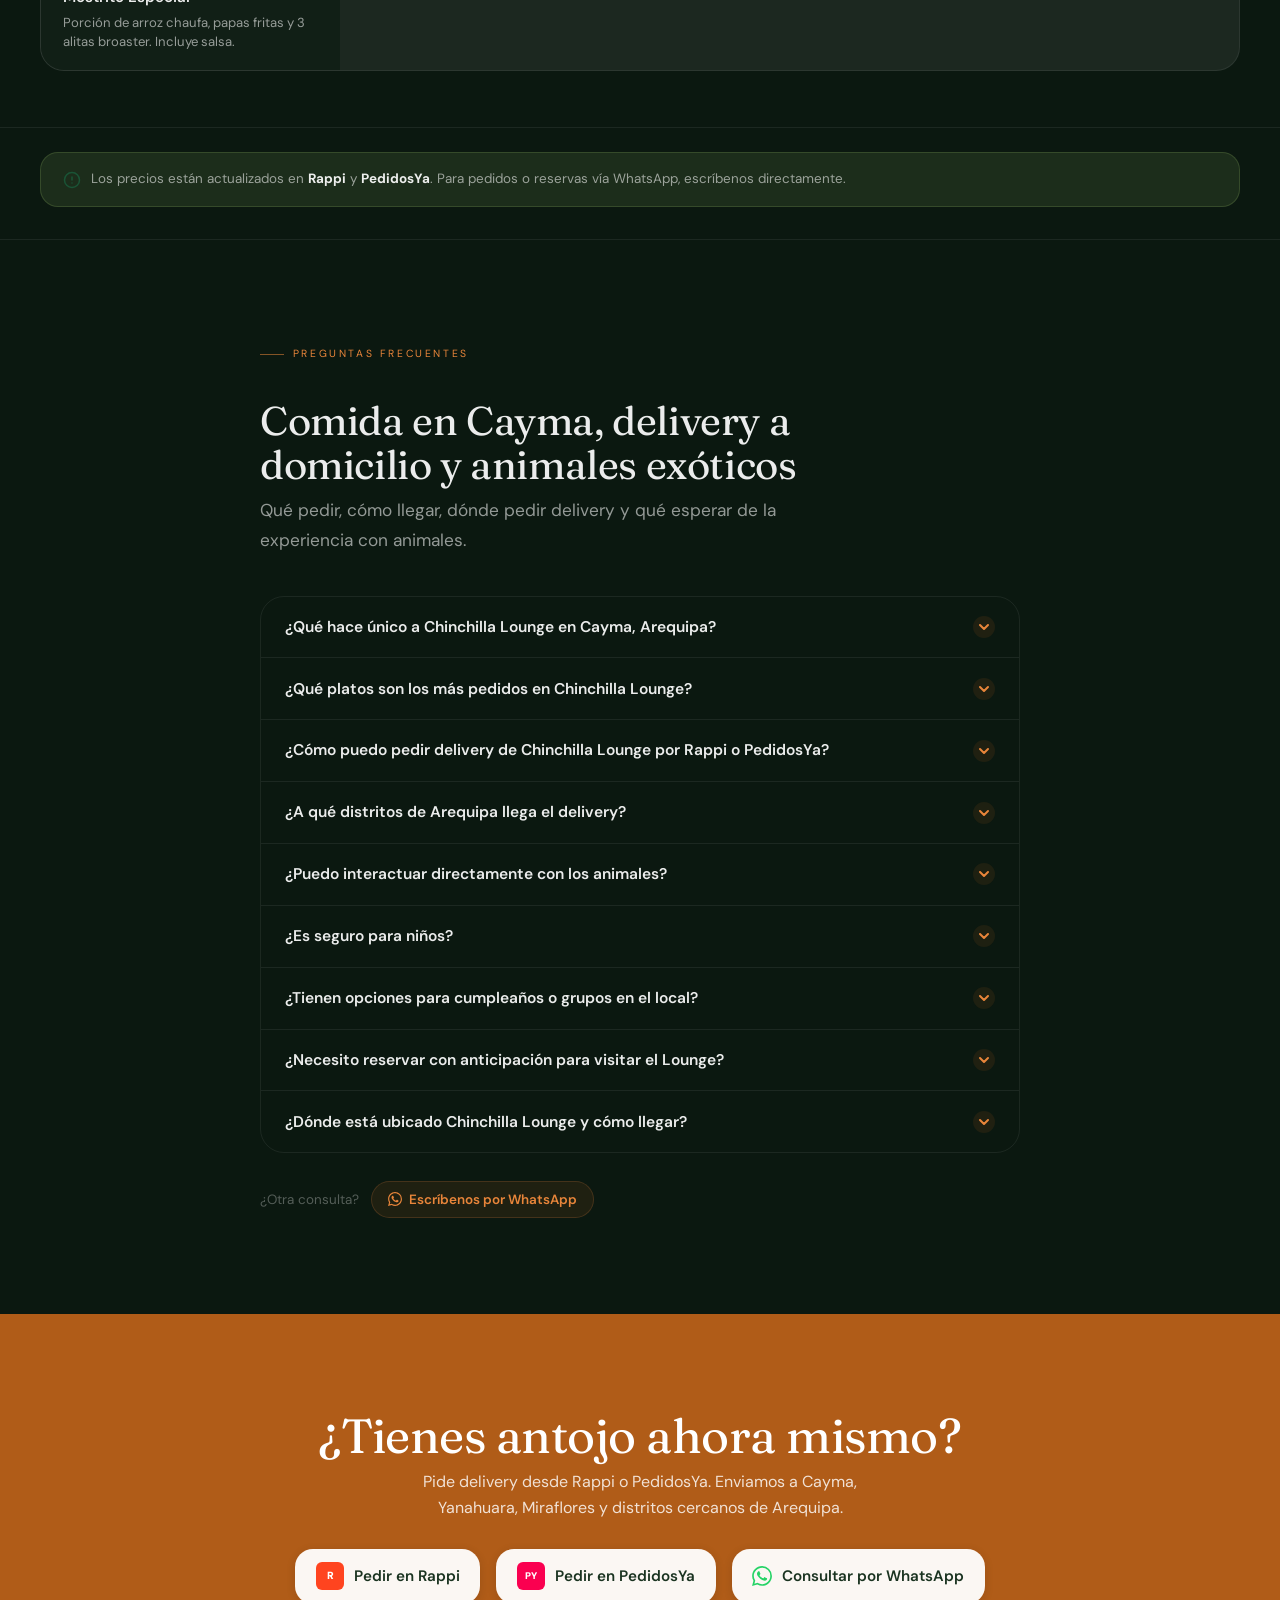
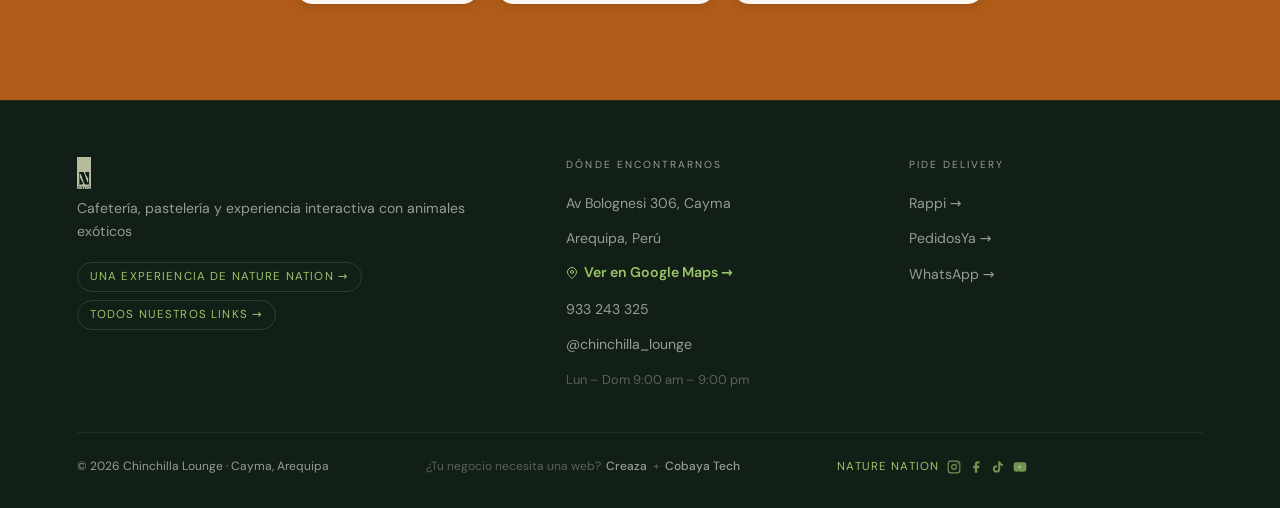
<file: carta/index.html>
<!DOCTYPE html><html lang="es-PE" data-astro-cid-37fxchfa> <head><!-- Google Tag Manager --><script>(function(w,d,s,l,i){w[l]=w[l]||[];w[l].push({'gtm.start':
    new Date().getTime(),event:'gtm.js'});var f=d.getElementsByTagName(s)[0],
    j=d.createElement(s),dl=l!='dataLayer'?'&l='+l:'';j.async=true;j.src=
    'https://www.googletagmanager.com/gtm.js?id='+i+dl;f.parentNode.insertBefore(j,f);
    })(window,document,'script','dataLayer','GTM-THWMPSHL');</script><!-- End Google Tag Manager --><meta charset="UTF-8"><meta name="viewport" content="width=device-width, initial-scale=1"><meta name="theme-color" content="#0B1810"><!-- Anti-flash: restaura tema antes del primer paint --><script>
      (function(){
        var t = localStorage.getItem('cl-theme');
        if (t === 'light') document.documentElement.setAttribute('data-theme','light');
      })();
    </script><link rel="icon" type="image/svg+xml" href="/favicon.svg"><link rel="sitemap" href="/sitemap-index.xml"><title>Chinchilla Lounge — Café con Animales y Delivery en Cayma, Arequipa</title><meta name="description" content="Chinchilla Lounge en Cayma, Arequipa: cafetería con animales exóticos, frappes, hamburguesas, jugos y más. Pide delivery a domicilio vía Rappi y PedidosYa."><meta name="robots" content="index, follow, max-snippet:-1, max-image-preview:large, max-video-preview:-1"><link rel="canonical" href="https://terrarios-bioactivos.com/carta/"><meta property="og:type" content="website"><meta property="og:url" content="https://terrarios-bioactivos.com/carta/"><meta property="og:title" content="Chinchilla Lounge — Café con Animales y Delivery en Cayma, Arequipa"><meta property="og:description" content="Chinchilla Lounge en Cayma, Arequipa: cafetería con animales exóticos, frappes, hamburguesas, jugos y más. Pide delivery a domicilio vía Rappi y PedidosYa."><meta property="og:image" content="https://terrarios-bioactivos.com/og-default.webp"><meta property="og:locale" content="es_PE"><meta property="og:site_name" content="Chinchilla Lounge"><meta name="twitter:card" content="summary_large_image"><meta name="twitter:title" content="Chinchilla Lounge — Café con Animales y Delivery en Cayma, Arequipa"><meta name="twitter:description" content="Chinchilla Lounge en Cayma, Arequipa: cafetería con animales exóticos, frappes, hamburguesas, jugos y más. Pide delivery a domicilio vía Rappi y PedidosYa."><meta name="twitter:image" content="https://terrarios-bioactivos.com/og-default.webp"><script type="application/ld+json">{"@context":"https://schema.org","@type":["CafeOrCoffeeShop","FoodEstablishment","TouristAttraction"],"@id":"https://terrarios-bioactivos.com/#local","name":"Chinchilla Lounge","description":"Nature Nation: diseño de terrarios y paludarios en Arequipa. Visita Chinchilla Lounge — cafetería con animales exóticos en Cayma. Delivery vía Rappi y PedidosYa.","url":"https://terrarios-bioactivos.com","telephone":"+51933243325","address":{"@type":"PostalAddress","streetAddress":"Av Bolognesi 306","addressLocality":"Cayma","addressRegion":"Arequipa","addressCountry":"PE"},"geo":{"@type":"GeoCoordinates","latitude":-16.3882,"longitude":-71.5406},"openingHoursSpecification":[{"@type":"OpeningHoursSpecification","dayOfWeek":["Monday","Tuesday","Wednesday","Thursday","Friday","Saturday","Sunday"],"opens":"09:00","closes":"21:00"},{"@type":"OpeningHoursSpecification","dayOfWeek":["Monday","Wednesday","Thursday","Friday","Saturday","Sunday"],"opens":"17:00","closes":"22:00","description":"Delivery"}],"servesCuisine":["Cafetería","Pastelería","Comida Rápida"],"hasMenu":"https://terrarios-bioactivos.com/carta","sameAs":["https://www.instagram.com/chinchilla_lounge/","https://www.rappi.com.pe/arequipa/restaurantes/delivery/72146-chinchilla-lounge","https://www.pedidosya.com.pe/restaurantes/arequipa/chinchilla-lounge-40beed19-ba96-4db1-8673-0106699a7810-menu"],"priceRange":"S/ 10 – S/ 35","potentialAction":[{"@type":"OrderAction","target":{"@type":"EntryPoint","urlTemplate":"https://www.rappi.com.pe/arequipa/restaurantes/delivery/72146-chinchilla-lounge","inLanguage":"es-PE","actionPlatform":["http://schema.org/DesktopWebPlatform","http://schema.org/MobileWebPlatform","http://schema.org/IOSPlatform","http://schema.org/AndroidPlatform"]}},{"@type":"OrderAction","target":{"@type":"EntryPoint","urlTemplate":"https://www.pedidosya.com.pe/restaurantes/arequipa/chinchilla-lounge-40beed19-ba96-4db1-8673-0106699a7810-menu","inLanguage":"es-PE","actionPlatform":["http://schema.org/DesktopWebPlatform","http://schema.org/MobileWebPlatform"]}}],"areaServed":["Cayma","Yanahuara","Miraflores","Cercado de Arequipa","Arequipa"],"touristType":["Families with children","Backpacker","Nature lovers"],"isAccessibleForFree":false,"availableLanguage":{"@type":"Language","name":"Spanish"}}</script><script type="application/ld+json">{"@context":"https://schema.org","@type":"FAQPage","mainEntity":[{"@type":"Question","name":"¿Qué hace único a Chinchilla Lounge en Cayma, Arequipa?","acceptedAnswer":{"@type":"Answer","text":"Es el único lugar en Arequipa donde puedes tomar un frappe o comer una hamburguesa mientras interactúas con animales exóticos como geckos, ranas dardo y escorpiones. No es un zoológico ni un café temático — es una experiencia viva donde los animales son parte del ambiente, no decoración."}},{"@type":"Question","name":"¿Qué platos son los más pedidos en Chinchilla Lounge?","acceptedAnswer":{"@type":"Answer","text":"Los frappes de fresa, mango y Oreo lideran en bebidas. En comida, las hamburguesas clásica y hawaiana, las salchipapas Frankfurt y las alitas BBQ son los más pedidos tanto en el local como por delivery. También destaca el \"Chinchilla en la Nieve\", bebida especial de la casa."}},{"@type":"Question","name":"¿Cómo puedo pedir delivery de Chinchilla Lounge por Rappi o PedidosYa?","acceptedAnswer":{"@type":"Answer","text":"Busca \"Chinchilla Lounge\" en la app de Rappi o PedidosYa y verás toda la carta con precios actualizados. El delivery está disponible de lunes a domingo (excepto martes), de 5:00 pm a 10:00 pm. También puedes coordinar tu pedido directamente por WhatsApp."}},{"@type":"Question","name":"¿A qué distritos de Arequipa llega el delivery?","acceptedAnswer":{"@type":"Answer","text":"Enviamos a Cayma, Yanahuara, Miraflores, Cercado de Arequipa y distritos cercanos. La cobertura exacta la calcula Rappi o PedidosYa automáticamente según tu ubicación al momento del pedido."}},{"@type":"Question","name":"¿Puedo interactuar directamente con los animales?","acceptedAnswer":{"@type":"Answer","text":"Sí. En Chinchilla Lounge la interacción es directa — sin vitrinas. Nuestro equipo te acompaña y guía el proceso. Los animales son criados en cautiverio y están habituados a la presencia humana."}},{"@type":"Question","name":"¿Es seguro para niños?","acceptedAnswer":{"@type":"Answer","text":"Sí. Todos los animales son criados en cautiverio responsable y están seleccionados por su temperamento dócil. El gecko leopardo es especialmente recomendado para niños. Siempre hay supervisión de nuestro equipo."}},{"@type":"Question","name":"¿Tienen opciones para cumpleaños o grupos en el local?","acceptedAnswer":{"@type":"Answer","text":"Sí. Recibimos grupos para cumpleaños, reuniones y salidas en familia. El aforo es limitado para mantener la calidad de la experiencia con los animales, por lo que se recomienda reservar con anticipación por WhatsApp."}},{"@type":"Question","name":"¿Necesito reservar con anticipación para visitar el Lounge?","acceptedAnswer":{"@type":"Answer","text":"Se recomienda reservar vía WhatsApp. Las visitas son en grupos pequeños para garantizar una experiencia personalizada y real — el aforo es limitado."}},{"@type":"Question","name":"¿Dónde está ubicado Chinchilla Lounge y cómo llegar?","acceptedAnswer":{"@type":"Answer","text":"Estamos en Av. Bolognesi 306, Cayma, Arequipa — a pocos minutos del centro de Arequipa. Atendemos de lunes a domingo de 9:00 am a 9:00 pm. Puedes encontrarnos en Google Maps buscando \"Chinchilla Lounge Cayma\"."}}]}</script><script type="application/ld+json">{"@context":"https://schema.org","@type":"FoodEstablishment","name":"Chinchilla Lounge","url":"https://terrarios-bioactivos.com","telephone":"+51933243325","address":{"@type":"PostalAddress","streetAddress":"Av Bolognesi 306","addressLocality":"Cayma","addressRegion":"Arequipa","addressCountry":"PE"},"hasMenu":{"@type":"Menu","name":"Carta Chinchilla Lounge","hasMenuSection":[{"@type":"MenuSection","name":"Frappes","hasMenuItem":[{"@type":"MenuItem","name":"Frappe de fresa","description":"Bebida frozen a base de fresa"},{"@type":"MenuItem","name":"Frappe de mango","description":"Bebida frozen a base de mango"},{"@type":"MenuItem","name":"Frappe de blue berry","description":"Bebida frozen a base de blue berry"},{"@type":"MenuItem","name":"Frapuccino","description":"Frappe de café"},{"@type":"MenuItem","name":"Frappe de Oreo","description":"Bebida frozen con galletas Oreo"},{"@type":"MenuItem","name":"Frappe de Baileys","description":"Bebida frozen con licor Baileys"}]},{"@type":"MenuSection","name":"Cafetería","hasMenuItem":[{"@type":"MenuItem","name":"Americano","description":"Café americano"},{"@type":"MenuItem","name":"Capuchino","description":"Bebida a base de café"},{"@type":"MenuItem","name":"Mocachino","description":"Bebida a base de café"},{"@type":"MenuItem","name":"Vainilla Late","description":"Café con un toque de vainilla"},{"@type":"MenuItem","name":"Irish Coffee","description":"Café con un toque de whiskey"},{"@type":"MenuItem","name":"Chinchilla en la Nieve","description":"Bebida especial de la casa"}]},{"@type":"MenuSection","name":"Infusiones","hasMenuItem":[{"@type":"MenuItem","name":"Infusión Tropical","description":"Jamaica, naranja, anís estrella, clavo y canela"},{"@type":"MenuItem","name":"Cítrico de Té Negro","description":"Té negro, naranja y canela"},{"@type":"MenuItem","name":"Infusión Cedrón","description":"Infusión de cedrón"},{"@type":"MenuItem","name":"Infusión Muña","description":"Infusión caliente con hojas de muña"},{"@type":"MenuItem","name":"Infusión Hierba Luisa","description":"Infusión caliente con hojas de hierba luisa"},{"@type":"MenuItem","name":"Infusión Honey","description":"Infusión endulzada con miel"}]},{"@type":"MenuSection","name":"Jugos naturales","hasMenuItem":[{"@type":"MenuItem","name":"Jugo de fresa","description":"Jugo natural con fresas frescas"},{"@type":"MenuItem","name":"Jugo de mango","description":"Jugo natural con mango fresco"},{"@type":"MenuItem","name":"Jugo de frutos rojos","description":"Mezcla de frutos rojos frescos"},{"@type":"MenuItem","name":"Jugo de piña","description":"Jugo natural con piña fresca"},{"@type":"MenuItem","name":"Jugo de papaya","description":"Jugo natural con papaya fresca"},{"@type":"MenuItem","name":"Surtido","description":"Jugo de frutas mixtas"}]},{"@type":"MenuSection","name":"Limonadas y refrescos","hasMenuItem":[{"@type":"MenuItem","name":"Limonada frozen","description":"Limonada frozen refrescante"},{"@type":"MenuItem","name":"Limonada Blue Berry","description":"Limonada con toque de blue berry"},{"@type":"MenuItem","name":"Limonada Pink","description":"Limonada en presentación rosada"},{"@type":"MenuItem","name":"Limonada de hierba buena","description":"Limonada con hierba buena fresca"},{"@type":"MenuItem","name":"Chicha morada","description":"Chicha morada tradicional"},{"@type":"MenuItem","name":"Maracuyá","description":"Jugo de maracuyá"}]},{"@type":"MenuSection","name":"Waffles","hasMenuItem":[{"@type":"MenuItem","name":"Waffle clásico","description":"Waffle con plátano, durazno y helado, decorado con caramelo"}]},{"@type":"MenuSection","name":"Hamburguesas","hasMenuItem":[{"@type":"MenuItem","name":"H. Clásica","description":"80g, tomate, lechuga"},{"@type":"MenuItem","name":"H. Hawaiana","description":"80g, queso cheddar, tomate, lechuga y rodaja de piña"},{"@type":"MenuItem","name":"H. Royal","description":"80g, queso cheddar, tomate, lechuga y huevo frito"},{"@type":"MenuItem","name":"H. Doble","description":"Doble hamburguesa (2×80g) con queso cheddar, tomate y lechuga"},{"@type":"MenuItem","name":"S. Pollo Deshilachado","description":"Pollo deshilachado 120g, papas fritas y palta"}]},{"@type":"MenuSection","name":"Salchipapas","hasMenuItem":[{"@type":"MenuItem","name":"Salchipapa clásica","description":"Papas fritas con salchicha clásica, ketchup y mayonesa"},{"@type":"MenuItem","name":"Salchipapa Frankfurt","description":"Papas fritas con salchicha clásica y frankfurt"},{"@type":"MenuItem","name":"Salchipollo","description":"Papas fritas con salchicha clásica, pollo desmenuzado y salsa"},{"@type":"MenuItem","name":"Megasalchipapa","description":"Papas fritas, salchicha clásica, frankfurt, pollo, salchicha arequipeña y 2 huevos"},{"@type":"MenuItem","name":"Megasalchi-Chaufa","description":"Megasalchipapa con porción de arroz chaufa"},{"@type":"MenuItem","name":"Combo Salchi-Crunch","description":"La versión más completa: papas, 4 tipos de salchicha, pollo y 2 huevos"}]},{"@type":"MenuSection","name":"Alitas en salsa","hasMenuItem":[{"@type":"MenuItem","name":"Alitas Acevichadas","description":"Papas fritas, porción de alitas y salsa acevichada"},{"@type":"MenuItem","name":"Alitas Buffalo","description":"Papas fritas, porción de alitas y salsa buffalo"},{"@type":"MenuItem","name":"Alitas BBQ","description":"Papas fritas, porción de alitas y salsa BBQ"},{"@type":"MenuItem","name":"Alitas Broaster","description":"Papas fritas y porción de alitas"},{"@type":"MenuItem","name":"Alitas Honey Mustard","description":"Papas fritas, porción de alitas y salsa honey mustard"}]},{"@type":"MenuSection","name":"Especiales","hasMenuItem":[{"@type":"MenuItem","name":"Mostrito Especial","description":"Porción de arroz chaufa, papas fritas y 3 alitas broaster. Incluye salsa."}]}]}}</script><script type="application/ld+json">{"@context":"https://schema.org","@type":"BreadcrumbList","itemListElement":[{"@type":"ListItem","position":1,"name":"Chinchilla Lounge","item":"https://terrarios-bioactivos.com"},{"@type":"ListItem","position":2,"name":"Carta","item":"https://terrarios-bioactivos.com/carta"}]}</script><link rel="stylesheet" href="/_astro/accesorios.4-vRJxWq.css">
<link rel="stylesheet" href="/_astro/accesorios.b8leOQ25.css">
<style>.faq-sec[data-astro-cid-4j5dlmku]{border-top:1px solid var(--border)}.faq-content[data-astro-cid-4j5dlmku]{max-width:760px;margin:0 auto}.faq-h2[data-astro-cid-4j5dlmku]{font-size:clamp(1.875rem,3.5vw,2.5rem);line-height:1.1;letter-spacing:-.01em;margin-bottom:.6rem}.faq-lead[data-astro-cid-4j5dlmku]{margin-bottom:2.5rem}.faq-list[data-astro-cid-4j5dlmku]{border:1px solid var(--border);border-radius:var(--r-lg);overflow:hidden}.faq-item[data-astro-cid-4j5dlmku]{border-bottom:1px solid var(--border)}.faq-item[data-astro-cid-4j5dlmku]:last-child{border-bottom:none}summary[data-astro-cid-4j5dlmku]{display:flex;align-items:center;justify-content:space-between;gap:1.25rem;padding:1.2rem 1.5rem;cursor:pointer;list-style:none;user-select:none;-webkit-user-select:none;transition:background .15s}summary[data-astro-cid-4j5dlmku]::-webkit-details-marker{display:none}.faq-q[data-astro-cid-4j5dlmku]{font-size:.97rem;font-weight:600;color:var(--text);line-height:1.45}.faq-green[data-astro-cid-4j5dlmku] summary[data-astro-cid-4j5dlmku]:hover{background:var(--surface-g)}.faq-green[data-astro-cid-4j5dlmku] details[data-astro-cid-4j5dlmku][open]>summary[data-astro-cid-4j5dlmku]{background:var(--surface-g)}.faq-green[data-astro-cid-4j5dlmku] details[data-astro-cid-4j5dlmku][open]>summary[data-astro-cid-4j5dlmku] .faq-q[data-astro-cid-4j5dlmku]{color:var(--green-fg)}.faq-green[data-astro-cid-4j5dlmku] .faq-chevron[data-astro-cid-4j5dlmku]{color:var(--green-fg);background:var(--green-lt)}.faq-amber[data-astro-cid-4j5dlmku] summary[data-astro-cid-4j5dlmku]:hover{background:var(--surface-a)}.faq-amber[data-astro-cid-4j5dlmku] details[data-astro-cid-4j5dlmku][open]>summary[data-astro-cid-4j5dlmku]{background:var(--surface-a)}.faq-amber[data-astro-cid-4j5dlmku] details[data-astro-cid-4j5dlmku][open]>summary[data-astro-cid-4j5dlmku] .faq-q[data-astro-cid-4j5dlmku]{color:var(--amber-fg)}.faq-amber[data-astro-cid-4j5dlmku] .faq-chevron[data-astro-cid-4j5dlmku]{color:var(--amber-fg);background:var(--amber-lt)}.faq-chevron[data-astro-cid-4j5dlmku]{flex-shrink:0;width:22px;height:22px;border-radius:50%;display:flex;align-items:center;justify-content:center;transition:transform .2s}details[data-astro-cid-4j5dlmku][open]>summary[data-astro-cid-4j5dlmku] .faq-chevron[data-astro-cid-4j5dlmku]{transform:rotate(180deg)}.faq-body[data-astro-cid-4j5dlmku]{padding:0 1.5rem 1.3rem;font-size:.93rem;color:var(--mid);line-height:1.72}.faq-footer[data-astro-cid-4j5dlmku]{margin-top:1.75rem;display:flex;align-items:center;gap:.75rem;flex-wrap:wrap}.faq-cta-label[data-astro-cid-4j5dlmku]{font-size:.84rem;color:var(--soft)}.faq-cta-link[data-astro-cid-4j5dlmku]{display:inline-flex;align-items:center;gap:.45rem;font-size:.84rem;font-weight:600;text-decoration:none;border-radius:var(--r-pill);padding:.4rem 1rem;transition:background .15s,transform .12s}.faq-cta-link[data-astro-cid-4j5dlmku]:hover{transform:translateY(-1px)}.faq-green[data-astro-cid-4j5dlmku] .faq-cta-link[data-astro-cid-4j5dlmku]{color:var(--green-fg);background:var(--green-lt);border:1px solid var(--green-bd)}.faq-green[data-astro-cid-4j5dlmku] .faq-cta-link[data-astro-cid-4j5dlmku]:hover{background:var(--green-bd)}.faq-amber[data-astro-cid-4j5dlmku] .faq-cta-link[data-astro-cid-4j5dlmku]{color:var(--amber-fg);background:var(--amber-lt);border:1px solid var(--amber-bd)}.faq-amber[data-astro-cid-4j5dlmku] .faq-cta-link[data-astro-cid-4j5dlmku]:hover{background:var(--amber-bd)}@media(max-width:768px){summary[data-astro-cid-4j5dlmku]{padding:1rem 1.1rem}.faq-body[data-astro-cid-4j5dlmku]{padding:0 1.1rem 1.1rem}}
</style>
<link rel="stylesheet" href="/_astro/carta.D2IDUr1h.css"></head> <body data-astro-cid-37fxchfa> <!-- Google Tag Manager (noscript) --> <noscript><iframe src="https://www.googletagmanager.com/ns.html?id=GTM-THWMPSHL" height="0" width="0" style="display:none;visibility:hidden" data-astro-cid-37fxchfa></iframe></noscript> <!-- End Google Tag Manager (noscript) -->  <header id="site-header" data-astro-cid-3ef6ksr2> <nav data-astro-cid-3ef6ksr2> <a class="nav-brand" href="/" aria-label="Chinchilla Lounge — inicio" data-astro-cid-3ef6ksr2> <img src="/images/nn-logo.png" alt="Nature Nation" class="nav-logo" width="17" height="40" loading="eager" decoding="async" data-astro-cid-3ef6ksr2> </a> <ul class="nav-links" role="list" data-astro-cid-3ef6ksr2> <li data-astro-cid-3ef6ksr2><a href="/" data-astro-cid-3ef6ksr2>Inicio</a></li><li data-astro-cid-3ef6ksr2><a href="/#experiencia" data-astro-cid-3ef6ksr2>Experiencia</a></li><li data-astro-cid-3ef6ksr2><a href="/#animales" data-astro-cid-3ef6ksr2>Animales</a></li><li data-astro-cid-3ef6ksr2><a href="/#nature-nation" data-astro-cid-3ef6ksr2>Nature Nation</a></li><li data-astro-cid-3ef6ksr2><a href="/carta" data-astro-cid-3ef6ksr2>Carta</a></li><li data-astro-cid-3ef6ksr2><a href="/catalogo" data-astro-cid-3ef6ksr2>Catálogo</a></li><li data-astro-cid-3ef6ksr2><a href="/accesorios" data-astro-cid-3ef6ksr2>Accesorios</a></li><li data-astro-cid-3ef6ksr2><a href="/talleres" data-astro-cid-3ef6ksr2>Talleres</a></li> </ul> <div class="nav-actions" data-astro-cid-3ef6ksr2> <a href="https://wa.me/51933243325?text=Hola!%20Quiero%20hacer%20un%20pedido%20o%20reservar%20una%20visita%20al%20Chinchilla%20Lounge.%20%C2%BFMe%20pueden%20ayudar%3F" target="_blank" rel="noopener noreferrer" class="nav-cta" data-ga-event="cta_click" data-ga-type="whatsapp" data-ga-location="nav" data-astro-cid-3ef6ksr2>Reservar visita</a> <button class="nav-toggle" aria-label="Abrir menú" aria-expanded="false" aria-controls="mobile-menu" data-astro-cid-3ef6ksr2> <svg width="20" height="14" viewBox="0 0 20 14" fill="none" stroke="currentColor" stroke-width="1.6" stroke-linecap="round" aria-hidden="true" data-astro-cid-3ef6ksr2> <line x1="0" y1="1" x2="20" y2="1" data-astro-cid-3ef6ksr2></line> <line x1="0" y1="7" x2="20" y2="7" data-astro-cid-3ef6ksr2></line> <line x1="0" y1="13" x2="20" y2="13" data-astro-cid-3ef6ksr2></line> </svg> </button> </div> </nav> <div id="mobile-menu" class="mobile-menu" aria-hidden="true" hidden data-astro-cid-3ef6ksr2> <ul role="list" data-astro-cid-3ef6ksr2> <li data-astro-cid-3ef6ksr2><a href="/" data-astro-cid-3ef6ksr2>Inicio</a></li><li data-astro-cid-3ef6ksr2><a href="/#experiencia" data-astro-cid-3ef6ksr2>Experiencia</a></li><li data-astro-cid-3ef6ksr2><a href="/#animales" data-astro-cid-3ef6ksr2>Animales</a></li><li data-astro-cid-3ef6ksr2><a href="/#nature-nation" data-astro-cid-3ef6ksr2>Nature Nation</a></li><li data-astro-cid-3ef6ksr2><a href="/carta" data-astro-cid-3ef6ksr2>Carta</a></li><li data-astro-cid-3ef6ksr2><a href="/catalogo" data-astro-cid-3ef6ksr2>Catálogo</a></li><li data-astro-cid-3ef6ksr2><a href="/accesorios" data-astro-cid-3ef6ksr2>Accesorios</a></li><li data-astro-cid-3ef6ksr2><a href="/talleres" data-astro-cid-3ef6ksr2>Talleres</a></li> <li data-astro-cid-3ef6ksr2> <a href="https://wa.me/51933243325?text=Hola!%20Quiero%20hacer%20un%20pedido%20o%20reservar%20una%20visita%20al%20Chinchilla%20Lounge.%20%C2%BFMe%20pueden%20ayudar%3F" target="_blank" rel="noopener noreferrer" class="mobile-cta" data-astro-cid-3ef6ksr2>Reservar visita →</a> </li> </ul> </div> </header>  <script type="module">const d=document.getElementById("site-header"),r=document.getElementById("hero-sentinel");r&&d?new IntersectionObserver(([s])=>{d.classList.toggle("scrolled",!s.isIntersecting)},{threshold:0}).observe(r):d?.classList.add("scrolled");const n=document.querySelector(".nav-toggle"),t=document.getElementById("mobile-menu");n?.addEventListener("click",()=>{const e=n.getAttribute("aria-expanded")==="true";n.setAttribute("aria-expanded",String(!e)),t.hidden=e,t.setAttribute("aria-hidden",String(e))});t?.querySelectorAll("a").forEach(e=>{e.addEventListener("click",()=>{n.setAttribute("aria-expanded","false"),t.hidden=!0,t.setAttribute("aria-hidden","true")})});</script>  <section class="page-hero" data-astro-cid-f2vctvlz> <div class="wrap" data-astro-cid-f2vctvlz> <div class="hero-content" data-astro-cid-f2vctvlz> <a href="https://www.instagram.com/chinchilla_lounge/" target="_blank" rel="noopener noreferrer" class="cl-badge" data-astro-cid-f2vctvlz>
Chinchilla Lounge
</a> <div class="eyebrow" data-astro-cid-f2vctvlz>Bebidas &amp; Cocina</div> <h1 data-astro-cid-f2vctvlz>Nuestra carta</h1> <p class="sr-only" data-astro-cid-f2vctvlz>
Chinchilla Lounge — Cafetería con animales exóticos en Cayma, Arequipa.
          Frappes, hamburguesas, salchipapas, alitas, jugos y más. Delivery a domicilio vía Rappi y PedidosYa.
          Visita el local y vive la experiencia interactiva con geckos, ranitomeyas y cangrejos vampiro.
</p> <p class="hero-sub" data-astro-cid-f2vctvlz>Frappes, cafetería, jugos naturales, infusiones y más. Para pedir con delivery o disfrutar en el Lounge.</p> <div class="hero-actions" data-astro-cid-f2vctvlz> <a href="https://www.rappi.com.pe/arequipa/restaurantes/delivery/72146-chinchilla-lounge" target="_blank" rel="noopener noreferrer" class="btn btn-pill btn-amber" data-ga-event="cta_click" data-ga-type="rappi" data-ga-location="carta_hero" data-astro-cid-f2vctvlz>
Pedir en Rappi
</a> <a href="https://www.pedidosya.com.pe/restaurantes/arequipa/chinchilla-lounge-40beed19-ba96-4db1-8673-0106699a7810-menu" target="_blank" rel="noopener noreferrer" class="btn btn-pill btn-ghost" data-ga-event="cta_click" data-ga-type="pedidosya" data-ga-location="carta_hero" data-astro-cid-f2vctvlz>
PedidosYa
</a> </div> </div> <div class="hero-hours" data-astro-cid-f2vctvlz> <div class="hours-block" data-astro-cid-f2vctvlz> <div class="hours-label" data-astro-cid-f2vctvlz>Visitas en local</div> <div class="hours-value" data-astro-cid-f2vctvlz>Lun – Dom 9:00 am – 9:00 pm</div> </div> <div class="hours-block" data-astro-cid-f2vctvlz> <div class="hours-label" data-astro-cid-f2vctvlz>Delivery</div> <div class="hours-value" data-astro-cid-f2vctvlz>Lun, Mié – Dom 5:00 pm – 10:00 pm</div> <div class="hours-note" data-astro-cid-f2vctvlz>Rappi · PedidosYa</div> </div> </div> </div> </section>  <div class="delivery-banner" data-astro-cid-f2vctvlz> <div class="wrap banner-inner" data-astro-cid-f2vctvlz> <div class="banner-text" data-astro-cid-f2vctvlz> <div class="banner-label" data-astro-cid-f2vctvlz>Delivery a domicilio · Cayma y distritos cercanos</div> <strong data-astro-cid-f2vctvlz>Los precios actualizados están en las apps</strong> </div> <div class="platform-row" data-astro-cid-f2vctvlz> <a href="https://www.rappi.com.pe/arequipa/restaurantes/delivery/72146-chinchilla-lounge" target="_blank" rel="noopener noreferrer" class="platform-btn" data-ga-event="cta_click" data-ga-type="rappi" data-ga-location="carta_banner" data-astro-cid-f2vctvlz> <span class="platform-icon rappi" data-astro-cid-f2vctvlz>R</span> <span class="platform-info" data-astro-cid-f2vctvlz> <span class="platform-name" data-astro-cid-f2vctvlz>Rappi</span> <span class="platform-sub" data-astro-cid-f2vctvlz>Ver precios y pedir</span> </span> </a> <a href="https://www.pedidosya.com.pe/restaurantes/arequipa/chinchilla-lounge-40beed19-ba96-4db1-8673-0106699a7810-menu" target="_blank" rel="noopener noreferrer" class="platform-btn" data-ga-event="cta_click" data-ga-type="pedidosya" data-ga-location="carta_banner" data-astro-cid-f2vctvlz> <span class="platform-icon pedidos" data-astro-cid-f2vctvlz>PY</span> <span class="platform-info" data-astro-cid-f2vctvlz> <span class="platform-name" data-astro-cid-f2vctvlz>PedidosYa</span> <span class="platform-sub" data-astro-cid-f2vctvlz>Ver precios y pedir</span> </span> </a> </div> </div> </div>  <nav class="menu-tabs" aria-label="Categorías de la carta" data-astro-cid-f2vctvlz> <div class="tabs-inner" data-astro-cid-f2vctvlz> <a href="#frappes" class="menu-tab" data-astro-cid-f2vctvlz>Frappes</a><a href="#cafeteria" class="menu-tab" data-astro-cid-f2vctvlz>Cafetería</a><a href="#infusiones" class="menu-tab" data-astro-cid-f2vctvlz>Infusiones</a><a href="#jugos" class="menu-tab" data-astro-cid-f2vctvlz>Jugos</a><a href="#limonadas" class="menu-tab" data-astro-cid-f2vctvlz>Limonadas</a><a href="#waffles" class="menu-tab" data-astro-cid-f2vctvlz>Waffles</a><a href="#hamburguesas" class="menu-tab" data-astro-cid-f2vctvlz>Hamburguesas</a><a href="#salchipapas" class="menu-tab" data-astro-cid-f2vctvlz>Salchipapas</a><a href="#alitas" class="menu-tab" data-astro-cid-f2vctvlz>Alitas</a><a href="#especiales" class="menu-tab" data-astro-cid-f2vctvlz>Especiales</a> </div> </nav>  <section class="menu-section" id="frappes" data-astro-cid-f2vctvlz> <div class="wrap" data-astro-cid-f2vctvlz> <div class="sec-eyebrow" data-astro-cid-f2vctvlz>Bebidas frozen</div> <h2 data-astro-cid-f2vctvlz>Frappes</h2> <p class="sec-lead menu-lead" data-astro-cid-f2vctvlz>Bebidas frozen para todos los gustos. Con frutas, café o toque de licor.</p> <ul class="menu-grid" role="list" data-astro-cid-f2vctvlz> <li class="menu-item" data-astro-cid-f2vctvlz> <span class="item-name" data-astro-cid-f2vctvlz>Frappe de fresa</span> <span class="item-desc" data-astro-cid-f2vctvlz>Bebida frozen a base de fresa</span> </li><li class="menu-item" data-astro-cid-f2vctvlz> <span class="item-name" data-astro-cid-f2vctvlz>Frappe de mango</span> <span class="item-desc" data-astro-cid-f2vctvlz>Bebida frozen a base de mango</span> </li><li class="menu-item" data-astro-cid-f2vctvlz> <span class="item-name" data-astro-cid-f2vctvlz>Frappe de blue berry</span> <span class="item-desc" data-astro-cid-f2vctvlz>Bebida frozen a base de blue berry</span> </li><li class="menu-item" data-astro-cid-f2vctvlz> <span class="item-name" data-astro-cid-f2vctvlz>Frapuccino</span> <span class="item-desc" data-astro-cid-f2vctvlz>Frappe de café</span> </li><li class="menu-item" data-astro-cid-f2vctvlz> <span class="item-name" data-astro-cid-f2vctvlz>Frappe de Oreo</span> <span class="item-desc" data-astro-cid-f2vctvlz>Bebida frozen con galletas Oreo</span> </li><li class="menu-item" data-astro-cid-f2vctvlz> <span class="item-name" data-astro-cid-f2vctvlz>Frappe de Baileys</span> <span class="item-desc" data-astro-cid-f2vctvlz>Bebida frozen con licor Baileys</span> </li> </ul> </div> </section><section class="menu-section" id="cafeteria" data-astro-cid-f2vctvlz> <div class="wrap" data-astro-cid-f2vctvlz> <div class="sec-eyebrow" data-astro-cid-f2vctvlz>Bebidas calientes</div> <h2 data-astro-cid-f2vctvlz>Cafetería</h2> <p class="sec-lead menu-lead" data-astro-cid-f2vctvlz>Preparaciones clásicas de café.</p> <ul class="menu-grid" role="list" data-astro-cid-f2vctvlz> <li class="menu-item" data-astro-cid-f2vctvlz> <span class="item-name" data-astro-cid-f2vctvlz>Americano</span> <span class="item-desc" data-astro-cid-f2vctvlz>Café americano</span> </li><li class="menu-item" data-astro-cid-f2vctvlz> <span class="item-name" data-astro-cid-f2vctvlz>Capuchino</span> <span class="item-desc" data-astro-cid-f2vctvlz>Bebida a base de café</span> </li><li class="menu-item" data-astro-cid-f2vctvlz> <span class="item-name" data-astro-cid-f2vctvlz>Mocachino</span> <span class="item-desc" data-astro-cid-f2vctvlz>Bebida a base de café</span> </li><li class="menu-item" data-astro-cid-f2vctvlz> <span class="item-name" data-astro-cid-f2vctvlz>Vainilla Late</span> <span class="item-desc" data-astro-cid-f2vctvlz>Café con un toque de vainilla</span> </li><li class="menu-item" data-astro-cid-f2vctvlz> <span class="item-name" data-astro-cid-f2vctvlz>Irish Coffee</span> <span class="item-desc" data-astro-cid-f2vctvlz>Café con un toque de whiskey</span> </li><li class="menu-item" data-astro-cid-f2vctvlz> <span class="item-name" data-astro-cid-f2vctvlz>Chinchilla en la Nieve</span> <span class="item-desc" data-astro-cid-f2vctvlz>Bebida especial de la casa</span> </li> </ul> </div> </section><section class="menu-section" id="infusiones" data-astro-cid-f2vctvlz> <div class="wrap" data-astro-cid-f2vctvlz> <div class="sec-eyebrow" data-astro-cid-f2vctvlz>Bebidas calientes</div> <h2 data-astro-cid-f2vctvlz>Infusiones</h2> <p class="sec-lead menu-lead" data-astro-cid-f2vctvlz>Preparaciones naturales con hierbas y especias.</p> <ul class="menu-grid" role="list" data-astro-cid-f2vctvlz> <li class="menu-item" data-astro-cid-f2vctvlz> <span class="item-name" data-astro-cid-f2vctvlz>Infusión Tropical</span> <span class="item-desc" data-astro-cid-f2vctvlz>Jamaica, naranja, anís estrella, clavo y canela</span> </li><li class="menu-item" data-astro-cid-f2vctvlz> <span class="item-name" data-astro-cid-f2vctvlz>Cítrico de Té Negro</span> <span class="item-desc" data-astro-cid-f2vctvlz>Té negro, naranja y canela</span> </li><li class="menu-item" data-astro-cid-f2vctvlz> <span class="item-name" data-astro-cid-f2vctvlz>Infusión Cedrón</span> <span class="item-desc" data-astro-cid-f2vctvlz>Infusión de cedrón</span> </li><li class="menu-item" data-astro-cid-f2vctvlz> <span class="item-name" data-astro-cid-f2vctvlz>Infusión Muña</span> <span class="item-desc" data-astro-cid-f2vctvlz>Infusión caliente con hojas de muña</span> </li><li class="menu-item" data-astro-cid-f2vctvlz> <span class="item-name" data-astro-cid-f2vctvlz>Infusión Hierba Luisa</span> <span class="item-desc" data-astro-cid-f2vctvlz>Infusión caliente con hojas de hierba luisa</span> </li><li class="menu-item" data-astro-cid-f2vctvlz> <span class="item-name" data-astro-cid-f2vctvlz>Infusión Honey</span> <span class="item-desc" data-astro-cid-f2vctvlz>Infusión endulzada con miel</span> </li> </ul> </div> </section><section class="menu-section" id="jugos" data-astro-cid-f2vctvlz> <div class="wrap" data-astro-cid-f2vctvlz> <div class="sec-eyebrow" data-astro-cid-f2vctvlz>Bebidas frías</div> <h2 data-astro-cid-f2vctvlz>Jugos naturales</h2> <p class="sec-lead menu-lead" data-astro-cid-f2vctvlz>Jugos preparados con frutas frescas.</p> <ul class="menu-grid" role="list" data-astro-cid-f2vctvlz> <li class="menu-item" data-astro-cid-f2vctvlz> <span class="item-name" data-astro-cid-f2vctvlz>Jugo de fresa</span> <span class="item-desc" data-astro-cid-f2vctvlz>Jugo natural con fresas frescas</span> </li><li class="menu-item" data-astro-cid-f2vctvlz> <span class="item-name" data-astro-cid-f2vctvlz>Jugo de mango</span> <span class="item-desc" data-astro-cid-f2vctvlz>Jugo natural con mango fresco</span> </li><li class="menu-item" data-astro-cid-f2vctvlz> <span class="item-name" data-astro-cid-f2vctvlz>Jugo de frutos rojos</span> <span class="item-desc" data-astro-cid-f2vctvlz>Mezcla de frutos rojos frescos</span> </li><li class="menu-item" data-astro-cid-f2vctvlz> <span class="item-name" data-astro-cid-f2vctvlz>Jugo de piña</span> <span class="item-desc" data-astro-cid-f2vctvlz>Jugo natural con piña fresca</span> </li><li class="menu-item" data-astro-cid-f2vctvlz> <span class="item-name" data-astro-cid-f2vctvlz>Jugo de papaya</span> <span class="item-desc" data-astro-cid-f2vctvlz>Jugo natural con papaya fresca</span> </li><li class="menu-item" data-astro-cid-f2vctvlz> <span class="item-name" data-astro-cid-f2vctvlz>Surtido</span> <span class="item-desc" data-astro-cid-f2vctvlz>Jugo de frutas mixtas</span> </li> </ul> </div> </section><section class="menu-section" id="limonadas" data-astro-cid-f2vctvlz> <div class="wrap" data-astro-cid-f2vctvlz> <div class="sec-eyebrow" data-astro-cid-f2vctvlz>Bebidas frías</div> <h2 data-astro-cid-f2vctvlz>Limonadas y refrescos</h2> <p class="sec-lead menu-lead" data-astro-cid-f2vctvlz>Disponibles en vaso o presentación de 1 litro.</p> <ul class="menu-grid" role="list" data-astro-cid-f2vctvlz> <li class="menu-item" data-astro-cid-f2vctvlz> <span class="item-name" data-astro-cid-f2vctvlz>Limonada frozen</span> <span class="item-desc" data-astro-cid-f2vctvlz>Limonada frozen refrescante</span> </li><li class="menu-item" data-astro-cid-f2vctvlz> <span class="item-name" data-astro-cid-f2vctvlz>Limonada Blue Berry</span> <span class="item-desc" data-astro-cid-f2vctvlz>Limonada con toque de blue berry</span> </li><li class="menu-item" data-astro-cid-f2vctvlz> <span class="item-name" data-astro-cid-f2vctvlz>Limonada Pink</span> <span class="item-desc" data-astro-cid-f2vctvlz>Limonada en presentación rosada</span> </li><li class="menu-item" data-astro-cid-f2vctvlz> <span class="item-name" data-astro-cid-f2vctvlz>Limonada de hierba buena</span> <span class="item-desc" data-astro-cid-f2vctvlz>Limonada con hierba buena fresca</span> </li><li class="menu-item" data-astro-cid-f2vctvlz> <span class="item-name" data-astro-cid-f2vctvlz>Chicha morada</span> <span class="item-desc" data-astro-cid-f2vctvlz>Chicha morada tradicional</span> </li><li class="menu-item" data-astro-cid-f2vctvlz> <span class="item-name" data-astro-cid-f2vctvlz>Maracuyá</span> <span class="item-desc" data-astro-cid-f2vctvlz>Jugo de maracuyá</span> </li> </ul> </div> </section><section class="menu-section" id="waffles" data-astro-cid-f2vctvlz> <div class="wrap" data-astro-cid-f2vctvlz> <div class="sec-eyebrow" data-astro-cid-f2vctvlz>Para comer</div> <h2 data-astro-cid-f2vctvlz>Waffles</h2>  <ul class="menu-grid" role="list" data-astro-cid-f2vctvlz> <li class="menu-item" data-astro-cid-f2vctvlz> <span class="item-name" data-astro-cid-f2vctvlz>Waffle clásico</span> <span class="item-desc" data-astro-cid-f2vctvlz>Waffle con plátano, durazno y helado, decorado con caramelo</span> </li> </ul> </div> </section><section class="menu-section" id="hamburguesas" data-astro-cid-f2vctvlz> <div class="wrap" data-astro-cid-f2vctvlz> <div class="sec-eyebrow" data-astro-cid-f2vctvlz>Para comer</div> <h2 data-astro-cid-f2vctvlz>Hamburguesas</h2> <p class="sec-lead menu-lead" data-astro-cid-f2vctvlz>Hamburguesas de 80g con distintas combinaciones.</p> <ul class="menu-grid" role="list" data-astro-cid-f2vctvlz> <li class="menu-item" data-astro-cid-f2vctvlz> <span class="item-name" data-astro-cid-f2vctvlz>H. Clásica</span> <span class="item-desc" data-astro-cid-f2vctvlz>80g, tomate, lechuga</span> </li><li class="menu-item" data-astro-cid-f2vctvlz> <span class="item-name" data-astro-cid-f2vctvlz>H. Hawaiana</span> <span class="item-desc" data-astro-cid-f2vctvlz>80g, queso cheddar, tomate, lechuga y rodaja de piña</span> </li><li class="menu-item" data-astro-cid-f2vctvlz> <span class="item-name" data-astro-cid-f2vctvlz>H. Royal</span> <span class="item-desc" data-astro-cid-f2vctvlz>80g, queso cheddar, tomate, lechuga y huevo frito</span> </li><li class="menu-item" data-astro-cid-f2vctvlz> <span class="item-name" data-astro-cid-f2vctvlz>H. Doble</span> <span class="item-desc" data-astro-cid-f2vctvlz>Doble hamburguesa (2×80g) con queso cheddar, tomate y lechuga</span> </li><li class="menu-item" data-astro-cid-f2vctvlz> <span class="item-name" data-astro-cid-f2vctvlz>S. Pollo Deshilachado</span> <span class="item-desc" data-astro-cid-f2vctvlz>Pollo deshilachado 120g, papas fritas y palta</span> </li> </ul> </div> </section><section class="menu-section" id="salchipapas" data-astro-cid-f2vctvlz> <div class="wrap" data-astro-cid-f2vctvlz> <div class="sec-eyebrow" data-astro-cid-f2vctvlz>Para comer</div> <h2 data-astro-cid-f2vctvlz>Salchipapas</h2> <p class="sec-lead menu-lead" data-astro-cid-f2vctvlz>Desde la clásica hasta las versiones mega para compartir.</p> <ul class="menu-grid" role="list" data-astro-cid-f2vctvlz> <li class="menu-item" data-astro-cid-f2vctvlz> <span class="item-name" data-astro-cid-f2vctvlz>Salchipapa clásica</span> <span class="item-desc" data-astro-cid-f2vctvlz>Papas fritas con salchicha clásica, ketchup y mayonesa</span> </li><li class="menu-item" data-astro-cid-f2vctvlz> <span class="item-name" data-astro-cid-f2vctvlz>Salchipapa Frankfurt</span> <span class="item-desc" data-astro-cid-f2vctvlz>Papas fritas con salchicha clásica y frankfurt</span> </li><li class="menu-item" data-astro-cid-f2vctvlz> <span class="item-name" data-astro-cid-f2vctvlz>Salchipollo</span> <span class="item-desc" data-astro-cid-f2vctvlz>Papas fritas con salchicha clásica, pollo desmenuzado y salsa</span> </li><li class="menu-item" data-astro-cid-f2vctvlz> <span class="item-name" data-astro-cid-f2vctvlz>Megasalchipapa</span> <span class="item-desc" data-astro-cid-f2vctvlz>Papas fritas, salchicha clásica, frankfurt, pollo, salchicha arequipeña y 2 huevos</span> </li><li class="menu-item" data-astro-cid-f2vctvlz> <span class="item-name" data-astro-cid-f2vctvlz>Megasalchi-Chaufa</span> <span class="item-desc" data-astro-cid-f2vctvlz>Megasalchipapa con porción de arroz chaufa</span> </li><li class="menu-item" data-astro-cid-f2vctvlz> <span class="item-name" data-astro-cid-f2vctvlz>Combo Salchi-Crunch</span> <span class="item-desc" data-astro-cid-f2vctvlz>La versión más completa: papas, 4 tipos de salchicha, pollo y 2 huevos</span> </li> </ul> </div> </section><section class="menu-section" id="alitas" data-astro-cid-f2vctvlz> <div class="wrap" data-astro-cid-f2vctvlz> <div class="sec-eyebrow" data-astro-cid-f2vctvlz>Para comer</div> <h2 data-astro-cid-f2vctvlz>Alitas en salsa</h2> <p class="sec-lead menu-lead" data-astro-cid-f2vctvlz>Porción de alitas con papas fritas. Elige tu salsa.</p> <ul class="menu-grid" role="list" data-astro-cid-f2vctvlz> <li class="menu-item" data-astro-cid-f2vctvlz> <span class="item-name" data-astro-cid-f2vctvlz>Alitas Acevichadas</span> <span class="item-desc" data-astro-cid-f2vctvlz>Papas fritas, porción de alitas y salsa acevichada</span> </li><li class="menu-item" data-astro-cid-f2vctvlz> <span class="item-name" data-astro-cid-f2vctvlz>Alitas Buffalo</span> <span class="item-desc" data-astro-cid-f2vctvlz>Papas fritas, porción de alitas y salsa buffalo</span> </li><li class="menu-item" data-astro-cid-f2vctvlz> <span class="item-name" data-astro-cid-f2vctvlz>Alitas BBQ</span> <span class="item-desc" data-astro-cid-f2vctvlz>Papas fritas, porción de alitas y salsa BBQ</span> </li><li class="menu-item" data-astro-cid-f2vctvlz> <span class="item-name" data-astro-cid-f2vctvlz>Alitas Broaster</span> <span class="item-desc" data-astro-cid-f2vctvlz>Papas fritas y porción de alitas</span> </li><li class="menu-item" data-astro-cid-f2vctvlz> <span class="item-name" data-astro-cid-f2vctvlz>Alitas Honey Mustard</span> <span class="item-desc" data-astro-cid-f2vctvlz>Papas fritas, porción de alitas y salsa honey mustard</span> </li> </ul> </div> </section><section class="menu-section" id="especiales" data-astro-cid-f2vctvlz> <div class="wrap" data-astro-cid-f2vctvlz> <div class="sec-eyebrow" data-astro-cid-f2vctvlz>Solo en el Lounge</div> <h2 data-astro-cid-f2vctvlz>Especiales</h2> <p class="sec-lead menu-lead" data-astro-cid-f2vctvlz>Combinaciones de la casa.</p> <ul class="menu-grid" role="list" data-astro-cid-f2vctvlz> <li class="menu-item" data-astro-cid-f2vctvlz> <span class="item-name" data-astro-cid-f2vctvlz>Mostrito Especial</span> <span class="item-desc" data-astro-cid-f2vctvlz>Porción de arroz chaufa, papas fritas y 3 alitas broaster. Incluye salsa.</span> </li> </ul> </div> </section> <div class="price-note-section" data-astro-cid-f2vctvlz> <div class="wrap" data-astro-cid-f2vctvlz> <div class="price-note" data-astro-cid-f2vctvlz> <svg width="18" height="18" viewBox="0 0 24 24" fill="none" stroke="var(--green)" stroke-width="2" stroke-linecap="round" stroke-linejoin="round" aria-hidden="true" data-astro-cid-f2vctvlz> <circle cx="12" cy="12" r="10" data-astro-cid-f2vctvlz></circle><line x1="12" y1="8" x2="12" y2="12" data-astro-cid-f2vctvlz></line><line x1="12" y1="16" x2="12.01" y2="16" data-astro-cid-f2vctvlz></line> </svg> <p data-astro-cid-f2vctvlz>Los precios están actualizados en <strong data-astro-cid-f2vctvlz>Rappi</strong> y <strong data-astro-cid-f2vctvlz>PedidosYa</strong>. Para pedidos o reservas vía WhatsApp, escríbenos directamente.</p> </div> </div> </div>  <section class="faq-sec faq-amber sec" data-astro-cid-4j5dlmku> <div class="faq-content" data-astro-cid-4j5dlmku> <div class="eyebrow" data-astro-cid-4j5dlmku>Preguntas frecuentes</div> <h2 class="faq-h2" data-astro-cid-4j5dlmku>Comida en Cayma, delivery a domicilio y animales exóticos</h2> <p class="sec-lead faq-lead" data-astro-cid-4j5dlmku>Qué pedir, cómo llegar, dónde pedir delivery y qué esperar de la experiencia con animales.</p> <div class="faq-list" role="list" data-astro-cid-4j5dlmku> <details class="faq-item" data-astro-cid-4j5dlmku> <summary data-astro-cid-4j5dlmku> <span class="faq-q" data-astro-cid-4j5dlmku>¿Qué hace único a Chinchilla Lounge en Cayma, Arequipa?</span> <span class="faq-chevron" aria-hidden="true" data-astro-cid-4j5dlmku> <svg width="12" height="12" viewBox="0 0 12 12" fill="none" stroke="currentColor" stroke-width="2" stroke-linecap="round" stroke-linejoin="round" data-astro-cid-4j5dlmku> <polyline points="2 4 6 8 10 4" data-astro-cid-4j5dlmku></polyline> </svg> </span> </summary> <div class="faq-body" data-astro-cid-4j5dlmku>Es el único lugar en Arequipa donde puedes tomar un frappe o comer una hamburguesa mientras interactúas con animales exóticos como geckos, ranas dardo y escorpiones. No es un zoológico ni un café temático — es una experiencia viva donde los animales son parte del ambiente, no decoración.</div> </details><details class="faq-item" data-astro-cid-4j5dlmku> <summary data-astro-cid-4j5dlmku> <span class="faq-q" data-astro-cid-4j5dlmku>¿Qué platos son los más pedidos en Chinchilla Lounge?</span> <span class="faq-chevron" aria-hidden="true" data-astro-cid-4j5dlmku> <svg width="12" height="12" viewBox="0 0 12 12" fill="none" stroke="currentColor" stroke-width="2" stroke-linecap="round" stroke-linejoin="round" data-astro-cid-4j5dlmku> <polyline points="2 4 6 8 10 4" data-astro-cid-4j5dlmku></polyline> </svg> </span> </summary> <div class="faq-body" data-astro-cid-4j5dlmku>Los frappes de fresa, mango y Oreo lideran en bebidas. En comida, las hamburguesas clásica y hawaiana, las salchipapas Frankfurt y las alitas BBQ son los más pedidos tanto en el local como por delivery. También destaca el &quot;Chinchilla en la Nieve&quot;, bebida especial de la casa.</div> </details><details class="faq-item" data-astro-cid-4j5dlmku> <summary data-astro-cid-4j5dlmku> <span class="faq-q" data-astro-cid-4j5dlmku>¿Cómo puedo pedir delivery de Chinchilla Lounge por Rappi o PedidosYa?</span> <span class="faq-chevron" aria-hidden="true" data-astro-cid-4j5dlmku> <svg width="12" height="12" viewBox="0 0 12 12" fill="none" stroke="currentColor" stroke-width="2" stroke-linecap="round" stroke-linejoin="round" data-astro-cid-4j5dlmku> <polyline points="2 4 6 8 10 4" data-astro-cid-4j5dlmku></polyline> </svg> </span> </summary> <div class="faq-body" data-astro-cid-4j5dlmku>Busca &quot;Chinchilla Lounge&quot; en la app de Rappi o PedidosYa y verás toda la carta con precios actualizados. El delivery está disponible de lunes a domingo (excepto martes), de 5:00 pm a 10:00 pm. También puedes coordinar tu pedido directamente por WhatsApp.</div> </details><details class="faq-item" data-astro-cid-4j5dlmku> <summary data-astro-cid-4j5dlmku> <span class="faq-q" data-astro-cid-4j5dlmku>¿A qué distritos de Arequipa llega el delivery?</span> <span class="faq-chevron" aria-hidden="true" data-astro-cid-4j5dlmku> <svg width="12" height="12" viewBox="0 0 12 12" fill="none" stroke="currentColor" stroke-width="2" stroke-linecap="round" stroke-linejoin="round" data-astro-cid-4j5dlmku> <polyline points="2 4 6 8 10 4" data-astro-cid-4j5dlmku></polyline> </svg> </span> </summary> <div class="faq-body" data-astro-cid-4j5dlmku>Enviamos a Cayma, Yanahuara, Miraflores, Cercado de Arequipa y distritos cercanos. La cobertura exacta la calcula Rappi o PedidosYa automáticamente según tu ubicación al momento del pedido.</div> </details><details class="faq-item" data-astro-cid-4j5dlmku> <summary data-astro-cid-4j5dlmku> <span class="faq-q" data-astro-cid-4j5dlmku>¿Puedo interactuar directamente con los animales?</span> <span class="faq-chevron" aria-hidden="true" data-astro-cid-4j5dlmku> <svg width="12" height="12" viewBox="0 0 12 12" fill="none" stroke="currentColor" stroke-width="2" stroke-linecap="round" stroke-linejoin="round" data-astro-cid-4j5dlmku> <polyline points="2 4 6 8 10 4" data-astro-cid-4j5dlmku></polyline> </svg> </span> </summary> <div class="faq-body" data-astro-cid-4j5dlmku>Sí. En Chinchilla Lounge la interacción es directa — sin vitrinas. Nuestro equipo te acompaña y guía el proceso. Los animales son criados en cautiverio y están habituados a la presencia humana.</div> </details><details class="faq-item" data-astro-cid-4j5dlmku> <summary data-astro-cid-4j5dlmku> <span class="faq-q" data-astro-cid-4j5dlmku>¿Es seguro para niños?</span> <span class="faq-chevron" aria-hidden="true" data-astro-cid-4j5dlmku> <svg width="12" height="12" viewBox="0 0 12 12" fill="none" stroke="currentColor" stroke-width="2" stroke-linecap="round" stroke-linejoin="round" data-astro-cid-4j5dlmku> <polyline points="2 4 6 8 10 4" data-astro-cid-4j5dlmku></polyline> </svg> </span> </summary> <div class="faq-body" data-astro-cid-4j5dlmku>Sí. Todos los animales son criados en cautiverio responsable y están seleccionados por su temperamento dócil. El gecko leopardo es especialmente recomendado para niños. Siempre hay supervisión de nuestro equipo.</div> </details><details class="faq-item" data-astro-cid-4j5dlmku> <summary data-astro-cid-4j5dlmku> <span class="faq-q" data-astro-cid-4j5dlmku>¿Tienen opciones para cumpleaños o grupos en el local?</span> <span class="faq-chevron" aria-hidden="true" data-astro-cid-4j5dlmku> <svg width="12" height="12" viewBox="0 0 12 12" fill="none" stroke="currentColor" stroke-width="2" stroke-linecap="round" stroke-linejoin="round" data-astro-cid-4j5dlmku> <polyline points="2 4 6 8 10 4" data-astro-cid-4j5dlmku></polyline> </svg> </span> </summary> <div class="faq-body" data-astro-cid-4j5dlmku>Sí. Recibimos grupos para cumpleaños, reuniones y salidas en familia. El aforo es limitado para mantener la calidad de la experiencia con los animales, por lo que se recomienda reservar con anticipación por WhatsApp.</div> </details><details class="faq-item" data-astro-cid-4j5dlmku> <summary data-astro-cid-4j5dlmku> <span class="faq-q" data-astro-cid-4j5dlmku>¿Necesito reservar con anticipación para visitar el Lounge?</span> <span class="faq-chevron" aria-hidden="true" data-astro-cid-4j5dlmku> <svg width="12" height="12" viewBox="0 0 12 12" fill="none" stroke="currentColor" stroke-width="2" stroke-linecap="round" stroke-linejoin="round" data-astro-cid-4j5dlmku> <polyline points="2 4 6 8 10 4" data-astro-cid-4j5dlmku></polyline> </svg> </span> </summary> <div class="faq-body" data-astro-cid-4j5dlmku>Se recomienda reservar vía WhatsApp. Las visitas son en grupos pequeños para garantizar una experiencia personalizada y real — el aforo es limitado.</div> </details><details class="faq-item" data-astro-cid-4j5dlmku> <summary data-astro-cid-4j5dlmku> <span class="faq-q" data-astro-cid-4j5dlmku>¿Dónde está ubicado Chinchilla Lounge y cómo llegar?</span> <span class="faq-chevron" aria-hidden="true" data-astro-cid-4j5dlmku> <svg width="12" height="12" viewBox="0 0 12 12" fill="none" stroke="currentColor" stroke-width="2" stroke-linecap="round" stroke-linejoin="round" data-astro-cid-4j5dlmku> <polyline points="2 4 6 8 10 4" data-astro-cid-4j5dlmku></polyline> </svg> </span> </summary> <div class="faq-body" data-astro-cid-4j5dlmku>Estamos en Av. Bolognesi 306, Cayma, Arequipa — a pocos minutos del centro de Arequipa. Atendemos de lunes a domingo de 9:00 am a 9:00 pm. Puedes encontrarnos en Google Maps buscando &quot;Chinchilla Lounge Cayma&quot;.</div> </details> </div> <div class="faq-footer" data-astro-cid-4j5dlmku> <span class="faq-cta-label" data-astro-cid-4j5dlmku>¿Otra consulta?</span> <a href="https://wa.me/51933243325" target="_blank" rel="noopener noreferrer" class="faq-cta-link" data-ga-event="cta_click" data-ga-type="whatsapp" data-ga-location="faq" data-astro-cid-4j5dlmku> <svg width="14" height="14" viewBox="0 0 24 24" fill="currentColor" aria-hidden="true" data-astro-cid-4j5dlmku> <path d="M17.472 14.382c-.297-.149-1.758-.867-2.03-.967-.273-.099-.471-.148-.67.15-.197.297-.767.966-.94 1.164-.173.199-.347.223-.644.075-.297-.15-1.255-.463-2.39-1.475-.883-.788-1.48-1.761-1.653-2.059-.173-.297-.018-.458.13-.606.134-.133.298-.347.446-.52.149-.174.198-.298.298-.497.099-.198.05-.371-.025-.52-.075-.149-.669-1.612-.916-2.207-.242-.579-.487-.5-.669-.51-.173-.008-.371-.01-.57-.01-.198 0-.52.074-.792.372-.272.297-1.04 1.016-1.04 2.479 0 1.462 1.065 2.875 1.213 3.074.149.198 2.096 3.2 5.077 4.487.709.306 1.262.489 1.694.625.712.227 1.36.195 1.871.118.571-.085 1.758-.719 2.006-1.413.248-.694.248-1.289.173-1.413-.074-.124-.272-.198-.57-.347m-5.421 7.403h-.004a9.87 9.87 0 01-5.031-1.378l-.361-.214-3.741.982.998-3.648-.235-.374a9.86 9.86 0 01-1.51-5.26c.001-5.45 4.436-9.884 9.888-9.884 2.64 0 5.122 1.03 6.988 2.898a9.825 9.825 0 012.893 6.994c-.003 5.45-4.437 9.884-9.885 9.884m8.413-18.297A11.815 11.815 0 0012.05 0C5.495 0 .16 5.335.157 11.892c0 2.096.547 4.142 1.588 5.945L.057 24l6.305-1.654a11.882 11.882 0 005.683 1.448h.005c6.554 0 11.89-5.335 11.893-11.893a11.821 11.821 0 00-3.48-8.413z" data-astro-cid-4j5dlmku></path> </svg>
Escríbenos por WhatsApp
</a> </div> </div> </section>   <section class="delivery-cta" data-astro-cid-f2vctvlz> <div class="wrap" data-astro-cid-f2vctvlz> <h2 data-astro-cid-f2vctvlz>¿Tienes antojo ahora mismo?</h2> <p data-astro-cid-f2vctvlz>Pide delivery desde Rappi o PedidosYa. Enviamos a Cayma, Yanahuara, Miraflores y distritos cercanos de Arequipa.</p> <div class="cta-row" data-astro-cid-f2vctvlz> <a href="https://www.rappi.com.pe/arequipa/restaurantes/delivery/72146-chinchilla-lounge" target="_blank" rel="noopener noreferrer" class="cta-btn" data-ga-event="cta_click" data-ga-type="rappi" data-ga-location="carta_cta" data-astro-cid-f2vctvlz> <span class="cta-icon" style="background:#FF441F" data-astro-cid-f2vctvlz>R</span>
Pedir en Rappi
</a> <a href="https://www.pedidosya.com.pe/restaurantes/arequipa/chinchilla-lounge-40beed19-ba96-4db1-8673-0106699a7810-menu" target="_blank" rel="noopener noreferrer" class="cta-btn" data-ga-event="cta_click" data-ga-type="pedidosya" data-ga-location="carta_cta" data-astro-cid-f2vctvlz> <span class="cta-icon" style="background:#FA0050; font-size:.6rem" data-astro-cid-f2vctvlz>PY</span>
Pedir en PedidosYa
</a> <a href="https://wa.me/51933243325" target="_blank" rel="noopener noreferrer" class="cta-btn" data-ga-event="cta_click" data-ga-type="whatsapp" data-ga-location="carta_cta" data-astro-cid-f2vctvlz> <svg width="20" height="20" viewBox="0 0 24 24" fill="#25D366" aria-hidden="true" data-astro-cid-f2vctvlz> <path d="M17.472 14.382c-.297-.149-1.758-.867-2.03-.967-.273-.099-.471-.148-.67.15-.197.297-.767.966-.94 1.164-.173.199-.347.223-.644.075-.297-.15-1.255-.463-2.39-1.475-.883-.788-1.48-1.761-1.653-2.059-.173-.297-.018-.458.13-.606.134-.133.298-.347.446-.52.149-.174.198-.298.298-.497.099-.198.05-.371-.025-.52-.075-.149-.669-1.612-.916-2.207-.242-.579-.487-.5-.669-.51-.173-.008-.371-.01-.57-.01-.198 0-.52.074-.792.372-.272.297-1.04 1.016-1.04 2.479 0 1.462 1.065 2.875 1.213 3.074.149.198 2.096 3.2 5.077 4.487.709.306 1.262.489 1.694.625.712.227 1.36.195 1.871.118.571-.085 1.758-.719 2.006-1.413.248-.694.248-1.289.173-1.413-.074-.124-.272-.198-.57-.347m-5.421 7.403h-.004a9.87 9.87 0 01-5.031-1.378l-.361-.214-3.741.982.998-3.648-.235-.374a9.86 9.86 0 01-1.51-5.26c.001-5.45 4.436-9.884 9.888-9.884 2.64 0 5.122 1.03 6.988 2.898a9.825 9.825 0 012.893 6.994c-.003 5.45-4.437 9.884-9.885 9.884m8.413-18.297A11.815 11.815 0 0012.05 0C5.495 0 .16 5.335.157 11.892c0 2.096.547 4.142 1.588 5.945L.057 24l6.305-1.654a11.882 11.882 0 005.683 1.448h.005c6.554 0 11.89-5.335 11.893-11.893a11.821 11.821 0 00-3.48-8.413z" data-astro-cid-f2vctvlz></path> </svg>
Consultar por WhatsApp
</a> </div> </div> </section> <footer data-astro-cid-sz7xmlte> <div class="f-inner" data-astro-cid-sz7xmlte> <div class="f-grid" data-astro-cid-sz7xmlte> <div class="f-col-brand" data-astro-cid-sz7xmlte> <div class="f-brand" data-astro-cid-sz7xmlte> <img src="/images/nn-logo.png" alt="Nature Nation" class="f-logo" width="14" height="32" loading="lazy" decoding="async" data-astro-cid-sz7xmlte> </div> <p class="f-tagline" data-astro-cid-sz7xmlte>Cafetería, pastelería y experiencia interactiva con animales exóticos</p> <a href="https://www.instagram.com/naturenation_crew/" class="nn-link" target="_blank" rel="noopener noreferrer" data-ga-event="cta_click" data-ga-type="social_instagram" data-ga-location="footer_brand" data-astro-cid-sz7xmlte>
Una experiencia de Nature Nation →
</a> <a href="/links" class="nn-link nn-link-links" data-ga-event="cta_click" data-ga-type="links_page" data-ga-location="footer_brand" data-astro-cid-sz7xmlte>
Todos nuestros links →
</a> </div> <div data-astro-cid-sz7xmlte> <div class="f-h" data-astro-cid-sz7xmlte>Dónde encontrarnos</div> <ul class="f-list" role="list" data-astro-cid-sz7xmlte> <li data-astro-cid-sz7xmlte><span data-astro-cid-sz7xmlte>Av Bolognesi 306, Cayma</span></li> <li data-astro-cid-sz7xmlte><span data-astro-cid-sz7xmlte>Arequipa, Perú</span></li> <li data-astro-cid-sz7xmlte> <a href="https://www.google.com/maps?q=-16.3882,-71.5406" target="_blank" rel="noopener noreferrer" class="maps-link" data-ga-event="cta_click" data-ga-type="maps" data-ga-location="footer" data-astro-cid-sz7xmlte> <svg width="12" height="12" viewBox="0 0 24 24" fill="none" stroke="currentColor" stroke-width="2" stroke-linecap="round" stroke-linejoin="round" aria-hidden="true" data-astro-cid-sz7xmlte> <path d="M21 10c0 7-9 13-9 13s-9-6-9-13a9 9 0 0 1 18 0z" data-astro-cid-sz7xmlte></path> <circle cx="12" cy="10" r="3" data-astro-cid-sz7xmlte></circle> </svg>
Ver en Google Maps →
</a> </li> <li data-astro-cid-sz7xmlte><a href="tel:+51933243325" data-astro-cid-sz7xmlte>933 243 325</a></li> <li data-astro-cid-sz7xmlte> <a href="https://www.instagram.com/chinchilla_lounge/" target="_blank" rel="noopener noreferrer" data-ga-event="cta_click" data-ga-type="social_instagram" data-ga-location="footer" data-astro-cid-sz7xmlte>
@chinchilla_lounge
</a> </li> <li data-astro-cid-sz7xmlte><span class="dim" data-astro-cid-sz7xmlte>Lun – Dom 9:00 am – 9:00 pm</span></li> </ul> </div> <div data-astro-cid-sz7xmlte> <div class="f-h" data-astro-cid-sz7xmlte>Pide delivery</div> <ul class="f-list" role="list" data-astro-cid-sz7xmlte> <li data-astro-cid-sz7xmlte> <a href="https://www.rappi.com.pe/arequipa/restaurantes/delivery/72146-chinchilla-lounge" target="_blank" rel="noopener noreferrer" data-ga-event="cta_click" data-ga-type="rappi" data-ga-location="footer" data-astro-cid-sz7xmlte>
Rappi →
</a> </li> <li data-astro-cid-sz7xmlte> <a href="https://www.pedidosya.com.pe/restaurantes/arequipa/chinchilla-lounge-40beed19-ba96-4db1-8673-0106699a7810-menu" target="_blank" rel="noopener noreferrer" data-ga-event="cta_click" data-ga-type="pedidosya" data-ga-location="footer" data-astro-cid-sz7xmlte>
PedidosYa →
</a> </li> <li data-astro-cid-sz7xmlte> <a href="https://wa.me/51933243325" target="_blank" rel="noopener noreferrer" data-ga-event="cta_click" data-ga-type="whatsapp" data-ga-location="footer" data-astro-cid-sz7xmlte>
WhatsApp →
</a> </li> </ul> </div> </div> <div class="f-bottom" data-astro-cid-sz7xmlte> <span data-astro-cid-sz7xmlte>© 2026 Chinchilla Lounge · Cayma, Arequipa</span> <span class="made-by" data-astro-cid-sz7xmlte>
¿Tu negocio necesita una web?
<a href="https://www.instagram.com/creaza.pe/" target="_blank" rel="noopener noreferrer" data-astro-cid-sz7xmlte>Creaza</a> <span class="made-sep" data-astro-cid-sz7xmlte>+</span> <a href="https://www.instagram.com/cobayatech/" target="_blank" rel="noopener noreferrer" data-astro-cid-sz7xmlte>Cobaya Tech</a> </span> <div class="nn-socials" data-astro-cid-sz7xmlte> <span class="nn-label" data-astro-cid-sz7xmlte>Nature Nation</span> <a href="https://www.instagram.com/naturenation_crew/" class="nn-icon-link" aria-label="Instagram de Nature Nation" target="_blank" rel="noopener noreferrer" data-ga-event="cta_click" data-ga-type="social_instagram" data-ga-location="footer_nn" data-astro-cid-sz7xmlte> <svg width="14" height="14" viewBox="0 0 24 24" fill="none" aria-hidden="true" data-astro-cid-sz7xmlte> <rect x="2" y="2" width="20" height="20" rx="5" ry="5" stroke="currentColor" stroke-width="2" data-astro-cid-sz7xmlte></rect> <circle cx="12" cy="12" r="4" stroke="currentColor" stroke-width="2" data-astro-cid-sz7xmlte></circle> <circle cx="17.5" cy="6.5" r="1.2" fill="currentColor" data-astro-cid-sz7xmlte></circle> </svg> </a> <a href="https://www.facebook.com/NatureNationTerrariosPaludarios" class="nn-icon-link" aria-label="Facebook de Nature Nation" target="_blank" rel="noopener noreferrer" data-ga-event="cta_click" data-ga-type="social_facebook" data-ga-location="footer_nn" data-astro-cid-sz7xmlte> <svg width="14" height="14" viewBox="0 0 24 24" fill="none" aria-hidden="true" data-astro-cid-sz7xmlte> <path d="M18 2h-3a5 5 0 0 0-5 5v3H7v4h3v8h4v-8h3l1-4h-4V7a1 1 0 0 1 1-1h3z" fill="currentColor" data-astro-cid-sz7xmlte></path> </svg> </a> <a href="https://www.tiktok.com/@lahuelladelsur" class="nn-icon-link" aria-label="TikTok de Nature Nation" target="_blank" rel="noopener noreferrer" data-ga-event="cta_click" data-ga-type="social_tiktok" data-ga-location="footer_nn" data-astro-cid-sz7xmlte> <svg width="14" height="14" viewBox="0 0 24 24" fill="currentColor" aria-hidden="true" data-astro-cid-sz7xmlte> <path d="M19.59 6.69a4.83 4.83 0 0 1-3.77-4.25V2h-3.45v13.67a2.89 2.89 0 0 1-2.88 2.5 2.89 2.89 0 0 1-2.89-2.89 2.89 2.89 0 0 1 2.89-2.89c.28 0 .54.04.79.1V9.01a6.33 6.33 0 0 0-.79-.05 6.34 6.34 0 0 0-6.34 6.34 6.34 6.34 0 0 0 6.34 6.34 6.34 6.34 0 0 0 6.33-6.34V8.69a8.19 8.19 0 0 0 4.79 1.53V6.77a4.85 4.85 0 0 1-1.02-.08z" data-astro-cid-sz7xmlte></path> </svg> </a> <a href="https://www.youtube.com/@Nature-Nation98" class="nn-icon-link" aria-label="YouTube de Nature Nation" target="_blank" rel="noopener noreferrer" data-ga-event="cta_click" data-ga-type="social_youtube" data-ga-location="footer_nn" data-astro-cid-sz7xmlte> <svg width="14" height="14" viewBox="0 0 24 24" fill="none" aria-hidden="true" data-astro-cid-sz7xmlte> <path d="M22.54 6.42a2.78 2.78 0 0 0-1.95-1.96C18.88 4 12 4 12 4s-6.88 0-8.59.46A2.78 2.78 0 0 0 1.46 6.42 29 29 0 0 0 1 12a29 29 0 0 0 .46 5.58A2.78 2.78 0 0 0 3.41 19.6C5.12 20 12 20 12 20s6.88 0 8.59-.46a2.78 2.78 0 0 0 1.95-1.95A29 29 0 0 0 23 12a29 29 0 0 0-.46-5.58z" fill="currentColor" data-astro-cid-sz7xmlte></path> <polygon points="9.75 15.02 15.5 12 9.75 8.98 9.75 15.02" fill="white" data-astro-cid-sz7xmlte></polygon> </svg> </a> </div> </div> </div> </footer>   <script>
        document.addEventListener('click', function(e) {
          var el = e.target.closest('[data-ga-event]');
          if (!el) return;
          window.dataLayer = window.dataLayer || [];
          window.dataLayer.push({
            event: 'cta_click',
            cta_type: el.dataset.gaType,
            cta_location: el.dataset.gaLocation
          });
        });
      </script> <a href="https://wa.me/51933243325?text=Hola!%20Quiero%20hacer%20un%20pedido%20o%20reservar%20una%20visita%20al%20Chinchilla%20Lounge.%20%C2%BFMe%20pueden%20ayudar%3F" target="_blank" rel="noopener noreferrer" class="wa-fab" aria-label="Escríbenos por WhatsApp" data-ga-event="cta_click" data-ga-type="whatsapp" data-ga-location="fab" data-astro-cid-37fxchfa> <svg width="28" height="28" viewBox="0 0 24 24" fill="white" aria-hidden="true" data-astro-cid-37fxchfa> <path d="M17.472 14.382c-.297-.149-1.758-.867-2.03-.967-.273-.099-.471-.148-.67.15-.197.297-.767.966-.94 1.164-.173.199-.347.223-.644.075-.297-.15-1.255-.463-2.39-1.475-.883-.788-1.48-1.761-1.653-2.059-.173-.297-.018-.458.13-.606.134-.133.298-.347.446-.52.149-.174.198-.298.298-.497.099-.198.05-.371-.025-.52-.075-.149-.669-1.612-.916-2.207-.242-.579-.487-.5-.669-.51-.173-.008-.371-.01-.57-.01-.198 0-.52.074-.792.372-.272.297-1.04 1.016-1.04 2.479 0 1.462 1.065 2.875 1.213 3.074.149.198 2.096 3.2 5.077 4.487.709.306 1.262.489 1.694.625.712.227 1.36.195 1.871.118.571-.085 1.758-.719 2.006-1.413.248-.694.248-1.289.173-1.413-.074-.124-.272-.198-.57-.347m-5.421 7.403h-.004a9.87 9.87 0 01-5.031-1.378l-.361-.214-3.741.982.998-3.648-.235-.374a9.86 9.86 0 01-1.51-5.26c.001-5.45 4.436-9.884 9.888-9.884 2.64 0 5.122 1.03 6.988 2.898a9.825 9.825 0 012.893 6.994c-.003 5.45-4.437 9.884-9.885 9.884m8.413-18.297A11.815 11.815 0 0012.05 0C5.495 0 .16 5.335.157 11.892c0 2.096.547 4.142 1.588 5.945L.057 24l6.305-1.654a11.882 11.882 0 005.683 1.448h.005c6.554 0 11.89-5.335 11.893-11.893a11.821 11.821 0 00-3.48-8.413z" data-astro-cid-37fxchfa></path> </svg> <span class="wa-label" data-astro-cid-37fxchfa>Escríbenos</span> </a> </body></html>
</file>
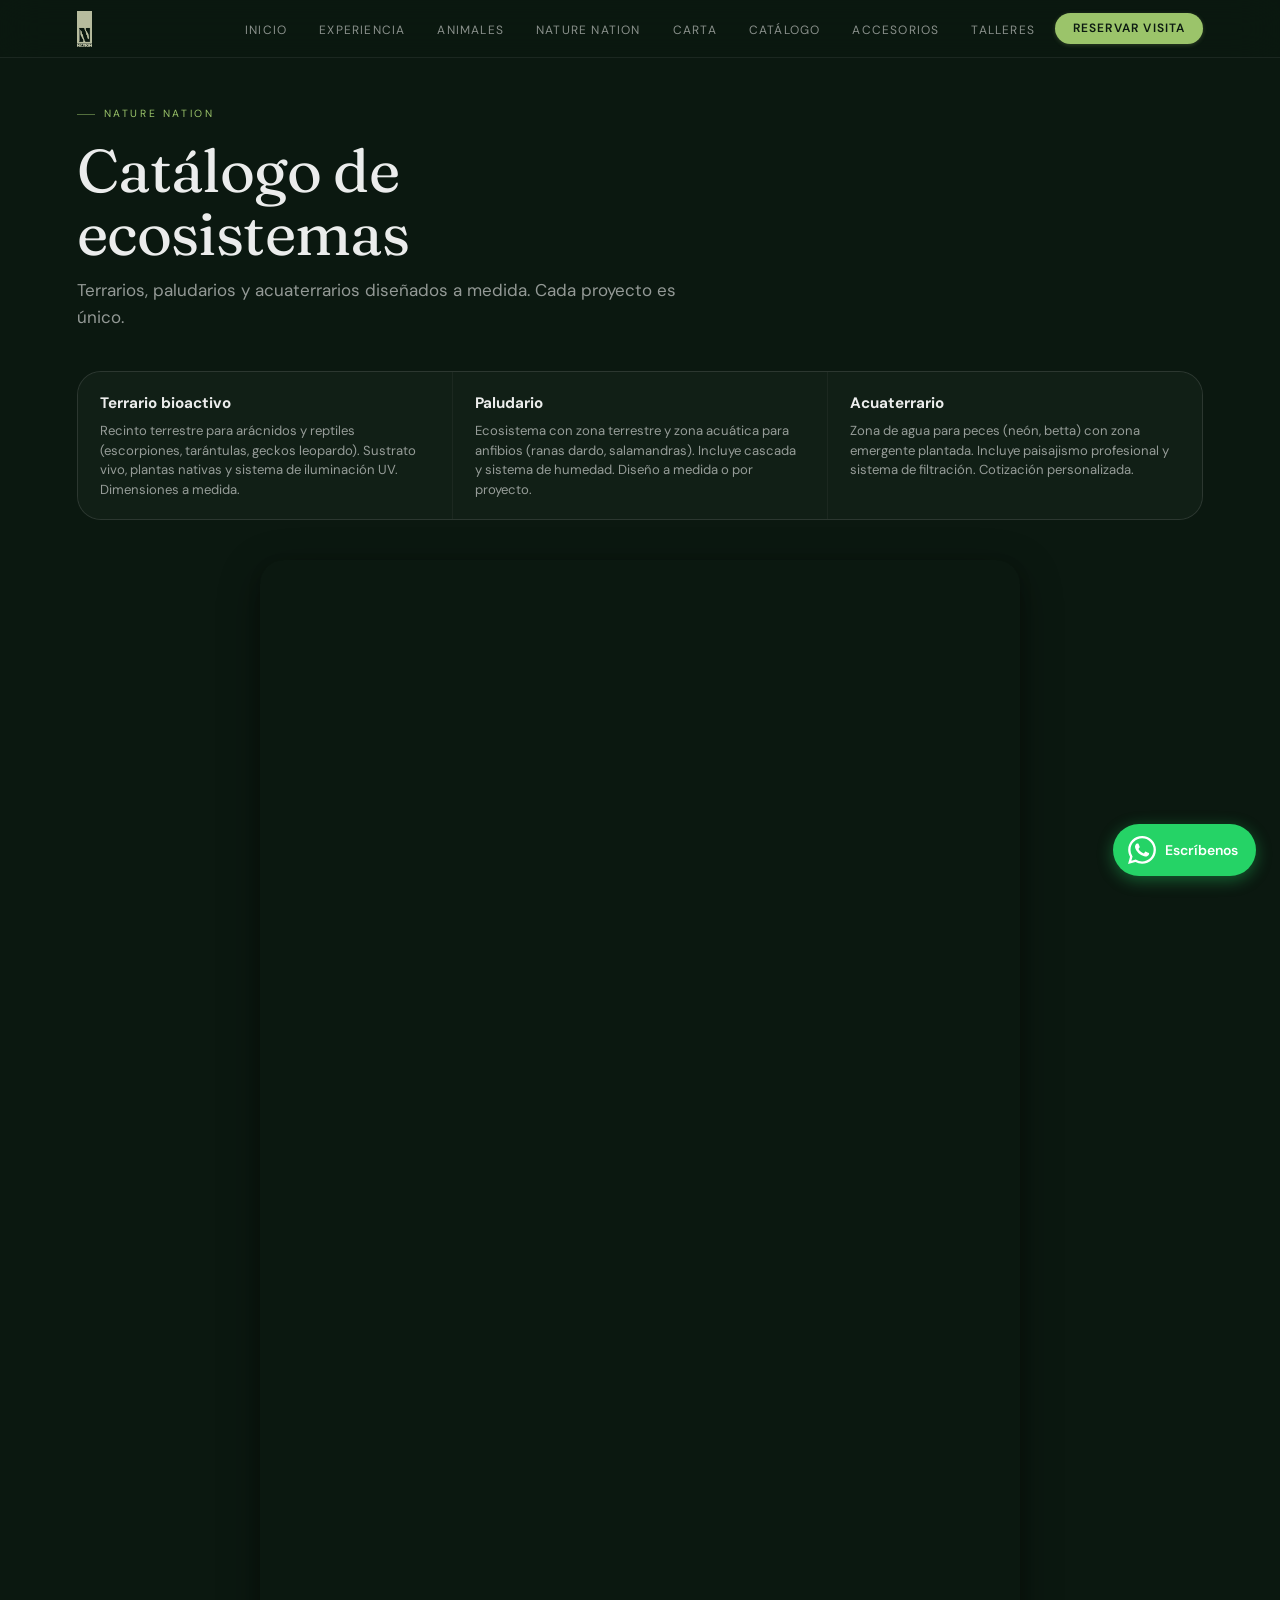
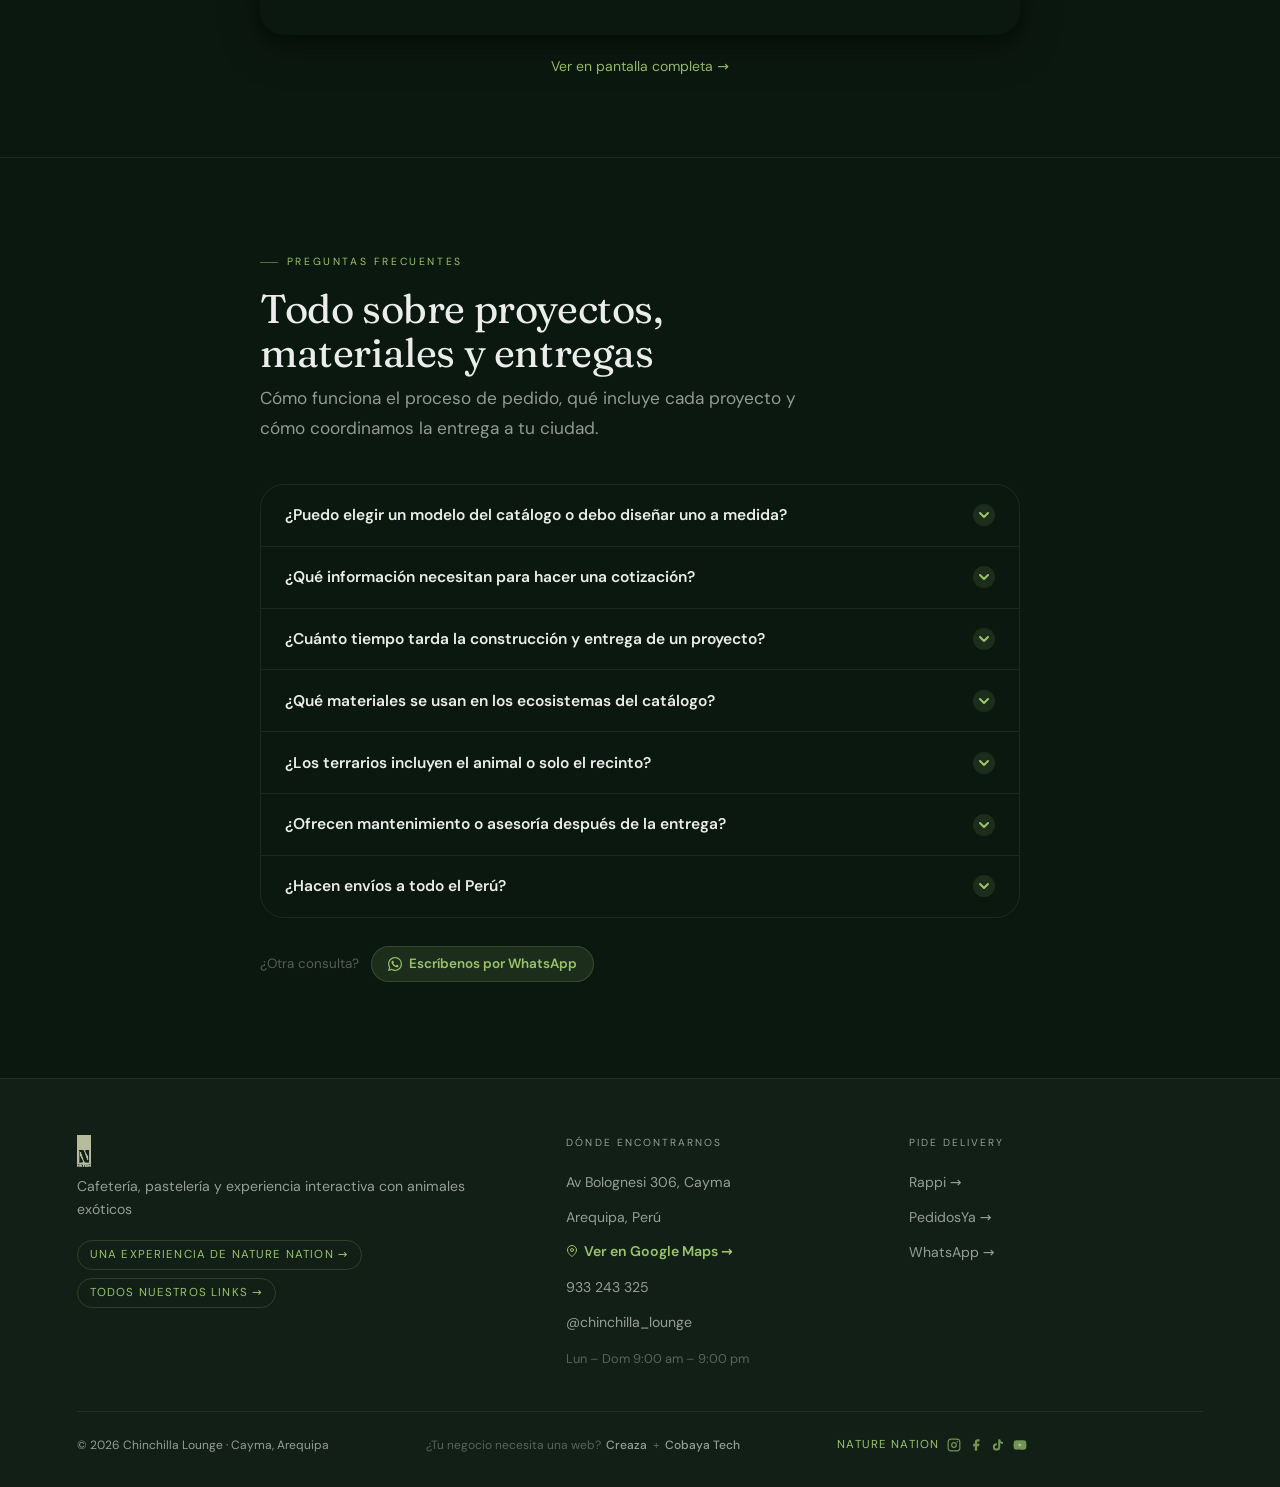
<file: catalogo/index.html>
<!DOCTYPE html><html lang="es-PE" data-astro-cid-37fxchfa> <head><!-- Google Tag Manager --><script>(function(w,d,s,l,i){w[l]=w[l]||[];w[l].push({'gtm.start':
    new Date().getTime(),event:'gtm.js'});var f=d.getElementsByTagName(s)[0],
    j=d.createElement(s),dl=l!='dataLayer'?'&l='+l:'';j.async=true;j.src=
    'https://www.googletagmanager.com/gtm.js?id='+i+dl;f.parentNode.insertBefore(j,f);
    })(window,document,'script','dataLayer','GTM-THWMPSHL');</script><!-- End Google Tag Manager --><meta charset="UTF-8"><meta name="viewport" content="width=device-width, initial-scale=1"><meta name="theme-color" content="#0B1810"><!-- Anti-flash: restaura tema antes del primer paint --><script>
      (function(){
        var t = localStorage.getItem('cl-theme');
        if (t === 'light') document.documentElement.setAttribute('data-theme','light');
      })();
    </script><link rel="icon" type="image/svg+xml" href="/favicon.svg"><link rel="sitemap" href="/sitemap-index.xml"><title>Catálogo Nature Nation — Terrarios y Paludarios</title><meta name="description" content="Catálogo de terrarios, paludarios y acuaterrarios diseñados por Nature Nation. Ecosistemas a medida para tu espacio."><meta name="robots" content="index, follow, max-snippet:-1, max-image-preview:large, max-video-preview:-1"><link rel="canonical" href="https://terrarios-bioactivos.com/catalogo/"><meta property="og:type" content="website"><meta property="og:url" content="https://terrarios-bioactivos.com/catalogo/"><meta property="og:title" content="Catálogo Nature Nation — Terrarios y Paludarios"><meta property="og:description" content="Catálogo de terrarios, paludarios y acuaterrarios diseñados por Nature Nation. Ecosistemas a medida para tu espacio."><meta property="og:image" content="https://terrarios-bioactivos.com/og-default.webp"><meta property="og:locale" content="es_PE"><meta property="og:site_name" content="Chinchilla Lounge"><meta name="twitter:card" content="summary_large_image"><meta name="twitter:title" content="Catálogo Nature Nation — Terrarios y Paludarios"><meta name="twitter:description" content="Catálogo de terrarios, paludarios y acuaterrarios diseñados por Nature Nation. Ecosistemas a medida para tu espacio."><meta name="twitter:image" content="https://terrarios-bioactivos.com/og-default.webp"><script type="application/ld+json">{"@context":"https://schema.org","@type":["CafeOrCoffeeShop","FoodEstablishment","TouristAttraction"],"@id":"https://terrarios-bioactivos.com/#local","name":"Chinchilla Lounge","description":"Nature Nation: diseño de terrarios y paludarios en Arequipa. Visita Chinchilla Lounge — cafetería con animales exóticos en Cayma. Delivery vía Rappi y PedidosYa.","url":"https://terrarios-bioactivos.com","telephone":"+51933243325","address":{"@type":"PostalAddress","streetAddress":"Av Bolognesi 306","addressLocality":"Cayma","addressRegion":"Arequipa","addressCountry":"PE"},"geo":{"@type":"GeoCoordinates","latitude":-16.3882,"longitude":-71.5406},"openingHoursSpecification":[{"@type":"OpeningHoursSpecification","dayOfWeek":["Monday","Tuesday","Wednesday","Thursday","Friday","Saturday","Sunday"],"opens":"09:00","closes":"21:00"},{"@type":"OpeningHoursSpecification","dayOfWeek":["Monday","Wednesday","Thursday","Friday","Saturday","Sunday"],"opens":"17:00","closes":"22:00","description":"Delivery"}],"servesCuisine":["Cafetería","Pastelería","Comida Rápida"],"hasMenu":"https://terrarios-bioactivos.com/carta","sameAs":["https://www.instagram.com/chinchilla_lounge/","https://www.rappi.com.pe/arequipa/restaurantes/delivery/72146-chinchilla-lounge","https://www.pedidosya.com.pe/restaurantes/arequipa/chinchilla-lounge-40beed19-ba96-4db1-8673-0106699a7810-menu"],"priceRange":"S/ 10 – S/ 35","potentialAction":[{"@type":"OrderAction","target":{"@type":"EntryPoint","urlTemplate":"https://www.rappi.com.pe/arequipa/restaurantes/delivery/72146-chinchilla-lounge","inLanguage":"es-PE","actionPlatform":["http://schema.org/DesktopWebPlatform","http://schema.org/MobileWebPlatform","http://schema.org/IOSPlatform","http://schema.org/AndroidPlatform"]}},{"@type":"OrderAction","target":{"@type":"EntryPoint","urlTemplate":"https://www.pedidosya.com.pe/restaurantes/arequipa/chinchilla-lounge-40beed19-ba96-4db1-8673-0106699a7810-menu","inLanguage":"es-PE","actionPlatform":["http://schema.org/DesktopWebPlatform","http://schema.org/MobileWebPlatform"]}}],"areaServed":["Cayma","Yanahuara","Miraflores","Cercado de Arequipa","Arequipa"],"touristType":["Families with children","Backpacker","Nature lovers"],"isAccessibleForFree":false,"availableLanguage":{"@type":"Language","name":"Spanish"}}</script><script type="application/ld+json">{"@context":"https://schema.org","@type":"FAQPage","mainEntity":[{"@type":"Question","name":"¿Puedo elegir un modelo del catálogo o debo diseñar uno a medida?","acceptedAnswer":{"@type":"Answer","text":"Puedes hacer las dos cosas. Los modelos del catálogo son un punto de partida: terrarios, paludarios y acuaterrarios con dimensiones y biotopos definidos. Si necesitas medidas distintas, una especie específica o integración con un espacio ya construido, diseñamos el proyecto desde cero."}},{"@type":"Question","name":"¿Qué información necesitan para hacer una cotización?","acceptedAnswer":{"@type":"Answer","text":"Especie o tipo de animal que tendrás, dimensiones aproximadas del espacio disponible, y si prefieres un terrario, paludario o acuaterrario. Con eso podemos darte un presupuesto por WhatsApp. También puedes enviarnos una foto del espacio."}},{"@type":"Question","name":"¿Cuánto tiempo tarda la construcción y entrega de un proyecto?","acceptedAnswer":{"@type":"Answer","text":"Los modelos estándar del catálogo tienen un plazo de 2 a 4 semanas según disponibilidad. Los proyectos a medida de mayor escala pueden requerir 4 a 8 semanas. Coordinamos la fecha exacta al confirmar el pedido."}},{"@type":"Question","name":"¿Qué materiales se usan en los ecosistemas del catálogo?","acceptedAnswer":{"@type":"Answer","text":"Vidrio templado, estructuras de aluminio y madera tratada según el modelo. El sustrato, las plantas y los elementos naturales (rocas, ramas, musgos) se seleccionan por biotopo — los mismos que usaríamos en un ecosistema real, no réplicas de plástico."}},{"@type":"Question","name":"¿Los terrarios incluyen el animal o solo el recinto?","acceptedAnswer":{"@type":"Answer","text":"Los proyectos del catálogo incluyen el recinto con paisajismo completo. Los animales se coordinan por separado: podemos asesorarte sobre la especie adecuada y dónde conseguirla de forma responsable, o incluirla en el proyecto si así lo prefieres."}},{"@type":"Question","name":"¿Ofrecen mantenimiento o asesoría después de la entrega?","acceptedAnswer":{"@type":"Answer","text":"Sí. Brindamos asesoría posventa por WhatsApp para ajustes de temperatura, humedad o sustrato. Para proyectos en Arequipa también coordinamos visitas de mantenimiento presencial."}},{"@type":"Question","name":"¿Hacen envíos a todo el Perú?","acceptedAnswer":{"@type":"Answer","text":"Sí. Coordinamos el embalaje y la entrega a cualquier ciudad del Perú. Contáctanos por WhatsApp para confirmar disponibilidad y costos de envío según el tamaño del proyecto."}}]}</script><script type="application/ld+json">{"@context":"https://schema.org","@type":"BreadcrumbList","itemListElement":[{"@type":"ListItem","position":1,"name":"Nature Nation","item":"https://terrarios-bioactivos.com"},{"@type":"ListItem","position":2,"name":"Catálogo","item":"https://terrarios-bioactivos.com/catalogo"}]}</script><link rel="stylesheet" href="/_astro/accesorios.4-vRJxWq.css">
<link rel="stylesheet" href="/_astro/accesorios.b8leOQ25.css">
<style>.faq-sec[data-astro-cid-4j5dlmku]{border-top:1px solid var(--border)}.faq-content[data-astro-cid-4j5dlmku]{max-width:760px;margin:0 auto}.faq-h2[data-astro-cid-4j5dlmku]{font-size:clamp(1.875rem,3.5vw,2.5rem);line-height:1.1;letter-spacing:-.01em;margin-bottom:.6rem}.faq-lead[data-astro-cid-4j5dlmku]{margin-bottom:2.5rem}.faq-list[data-astro-cid-4j5dlmku]{border:1px solid var(--border);border-radius:var(--r-lg);overflow:hidden}.faq-item[data-astro-cid-4j5dlmku]{border-bottom:1px solid var(--border)}.faq-item[data-astro-cid-4j5dlmku]:last-child{border-bottom:none}summary[data-astro-cid-4j5dlmku]{display:flex;align-items:center;justify-content:space-between;gap:1.25rem;padding:1.2rem 1.5rem;cursor:pointer;list-style:none;user-select:none;-webkit-user-select:none;transition:background .15s}summary[data-astro-cid-4j5dlmku]::-webkit-details-marker{display:none}.faq-q[data-astro-cid-4j5dlmku]{font-size:.97rem;font-weight:600;color:var(--text);line-height:1.45}.faq-green[data-astro-cid-4j5dlmku] summary[data-astro-cid-4j5dlmku]:hover{background:var(--surface-g)}.faq-green[data-astro-cid-4j5dlmku] details[data-astro-cid-4j5dlmku][open]>summary[data-astro-cid-4j5dlmku]{background:var(--surface-g)}.faq-green[data-astro-cid-4j5dlmku] details[data-astro-cid-4j5dlmku][open]>summary[data-astro-cid-4j5dlmku] .faq-q[data-astro-cid-4j5dlmku]{color:var(--green-fg)}.faq-green[data-astro-cid-4j5dlmku] .faq-chevron[data-astro-cid-4j5dlmku]{color:var(--green-fg);background:var(--green-lt)}.faq-amber[data-astro-cid-4j5dlmku] summary[data-astro-cid-4j5dlmku]:hover{background:var(--surface-a)}.faq-amber[data-astro-cid-4j5dlmku] details[data-astro-cid-4j5dlmku][open]>summary[data-astro-cid-4j5dlmku]{background:var(--surface-a)}.faq-amber[data-astro-cid-4j5dlmku] details[data-astro-cid-4j5dlmku][open]>summary[data-astro-cid-4j5dlmku] .faq-q[data-astro-cid-4j5dlmku]{color:var(--amber-fg)}.faq-amber[data-astro-cid-4j5dlmku] .faq-chevron[data-astro-cid-4j5dlmku]{color:var(--amber-fg);background:var(--amber-lt)}.faq-chevron[data-astro-cid-4j5dlmku]{flex-shrink:0;width:22px;height:22px;border-radius:50%;display:flex;align-items:center;justify-content:center;transition:transform .2s}details[data-astro-cid-4j5dlmku][open]>summary[data-astro-cid-4j5dlmku] .faq-chevron[data-astro-cid-4j5dlmku]{transform:rotate(180deg)}.faq-body[data-astro-cid-4j5dlmku]{padding:0 1.5rem 1.3rem;font-size:.93rem;color:var(--mid);line-height:1.72}.faq-footer[data-astro-cid-4j5dlmku]{margin-top:1.75rem;display:flex;align-items:center;gap:.75rem;flex-wrap:wrap}.faq-cta-label[data-astro-cid-4j5dlmku]{font-size:.84rem;color:var(--soft)}.faq-cta-link[data-astro-cid-4j5dlmku]{display:inline-flex;align-items:center;gap:.45rem;font-size:.84rem;font-weight:600;text-decoration:none;border-radius:var(--r-pill);padding:.4rem 1rem;transition:background .15s,transform .12s}.faq-cta-link[data-astro-cid-4j5dlmku]:hover{transform:translateY(-1px)}.faq-green[data-astro-cid-4j5dlmku] .faq-cta-link[data-astro-cid-4j5dlmku]{color:var(--green-fg);background:var(--green-lt);border:1px solid var(--green-bd)}.faq-green[data-astro-cid-4j5dlmku] .faq-cta-link[data-astro-cid-4j5dlmku]:hover{background:var(--green-bd)}.faq-amber[data-astro-cid-4j5dlmku] .faq-cta-link[data-astro-cid-4j5dlmku]{color:var(--amber-fg);background:var(--amber-lt);border:1px solid var(--amber-bd)}.faq-amber[data-astro-cid-4j5dlmku] .faq-cta-link[data-astro-cid-4j5dlmku]:hover{background:var(--amber-bd)}@media(max-width:768px){summary[data-astro-cid-4j5dlmku]{padding:1rem 1.1rem}.faq-body[data-astro-cid-4j5dlmku]{padding:0 1.1rem 1.1rem}}
.cat-sec[data-astro-cid-bg7e42cm]{padding:3rem clamp(2.5rem,6vw,8rem) 5rem}.cat-header[data-astro-cid-bg7e42cm]{margin-bottom:2.5rem;max-width:600px}h1[data-astro-cid-bg7e42cm]{margin-bottom:.75rem}.cat-lead[data-astro-cid-bg7e42cm]{font-size:1.0625rem;color:var(--mid);line-height:1.6}.cat-types[data-astro-cid-bg7e42cm]{list-style:none;display:grid;grid-template-columns:repeat(3,1fr);gap:1px;background:var(--border);border:1px solid var(--border);border-radius:var(--r-lg);overflow:hidden;margin-bottom:2.5rem}.cat-types[data-astro-cid-bg7e42cm] li[data-astro-cid-bg7e42cm]{background:var(--surface);padding:1.2rem 1.4rem;display:flex;flex-direction:column;gap:.35rem;transition:background .15s}.cat-types[data-astro-cid-bg7e42cm] li[data-astro-cid-bg7e42cm]:hover{background:var(--surface-a)}.cat-types[data-astro-cid-bg7e42cm] strong[data-astro-cid-bg7e42cm]{font-weight:700;font-size:.95rem;color:var(--text)}.cat-types[data-astro-cid-bg7e42cm] span[data-astro-cid-bg7e42cm]{font-size:.82rem;color:var(--mid);line-height:1.5}.cat-embed-wrap[data-astro-cid-bg7e42cm]{width:100%}.cat-embed[data-astro-cid-bg7e42cm]{position:relative;width:100%;max-width:760px;margin:0 auto;aspect-ratio:1 / 1.4142;border-radius:var(--r-lg);overflow:hidden;box-shadow:var(--shadow-lg)}.cat-embed[data-astro-cid-bg7e42cm] iframe[data-astro-cid-bg7e42cm]{position:absolute;inset:0;width:100%;height:100%;border:none;display:block}.cat-credit[data-astro-cid-bg7e42cm]{text-align:center;margin-top:1.25rem;font-size:.875rem}.cat-credit[data-astro-cid-bg7e42cm] a[data-astro-cid-bg7e42cm]{color:var(--green-fg);text-decoration:none;transition:opacity .2s}.cat-credit[data-astro-cid-bg7e42cm] a[data-astro-cid-bg7e42cm]:hover{opacity:.7}@media(max-width:640px){.cat-types[data-astro-cid-bg7e42cm]{grid-template-columns:1fr}}
</style></head> <body data-astro-cid-37fxchfa> <!-- Google Tag Manager (noscript) --> <noscript><iframe src="https://www.googletagmanager.com/ns.html?id=GTM-THWMPSHL" height="0" width="0" style="display:none;visibility:hidden" data-astro-cid-37fxchfa></iframe></noscript> <!-- End Google Tag Manager (noscript) -->  <header id="site-header" data-astro-cid-3ef6ksr2> <nav data-astro-cid-3ef6ksr2> <a class="nav-brand" href="/" aria-label="Chinchilla Lounge — inicio" data-astro-cid-3ef6ksr2> <img src="/images/nn-logo.png" alt="Nature Nation" class="nav-logo" width="17" height="40" loading="eager" decoding="async" data-astro-cid-3ef6ksr2> </a> <ul class="nav-links" role="list" data-astro-cid-3ef6ksr2> <li data-astro-cid-3ef6ksr2><a href="/" data-astro-cid-3ef6ksr2>Inicio</a></li><li data-astro-cid-3ef6ksr2><a href="/#experiencia" data-astro-cid-3ef6ksr2>Experiencia</a></li><li data-astro-cid-3ef6ksr2><a href="/#animales" data-astro-cid-3ef6ksr2>Animales</a></li><li data-astro-cid-3ef6ksr2><a href="/#nature-nation" data-astro-cid-3ef6ksr2>Nature Nation</a></li><li data-astro-cid-3ef6ksr2><a href="/carta" data-astro-cid-3ef6ksr2>Carta</a></li><li data-astro-cid-3ef6ksr2><a href="/catalogo" data-astro-cid-3ef6ksr2>Catálogo</a></li><li data-astro-cid-3ef6ksr2><a href="/accesorios" data-astro-cid-3ef6ksr2>Accesorios</a></li><li data-astro-cid-3ef6ksr2><a href="/talleres" data-astro-cid-3ef6ksr2>Talleres</a></li> </ul> <div class="nav-actions" data-astro-cid-3ef6ksr2> <a href="https://wa.me/51933243325?text=Hola!%20Quiero%20hacer%20un%20pedido%20o%20reservar%20una%20visita%20al%20Chinchilla%20Lounge.%20%C2%BFMe%20pueden%20ayudar%3F" target="_blank" rel="noopener noreferrer" class="nav-cta" data-ga-event="cta_click" data-ga-type="whatsapp" data-ga-location="nav" data-astro-cid-3ef6ksr2>Reservar visita</a> <button class="nav-toggle" aria-label="Abrir menú" aria-expanded="false" aria-controls="mobile-menu" data-astro-cid-3ef6ksr2> <svg width="20" height="14" viewBox="0 0 20 14" fill="none" stroke="currentColor" stroke-width="1.6" stroke-linecap="round" aria-hidden="true" data-astro-cid-3ef6ksr2> <line x1="0" y1="1" x2="20" y2="1" data-astro-cid-3ef6ksr2></line> <line x1="0" y1="7" x2="20" y2="7" data-astro-cid-3ef6ksr2></line> <line x1="0" y1="13" x2="20" y2="13" data-astro-cid-3ef6ksr2></line> </svg> </button> </div> </nav> <div id="mobile-menu" class="mobile-menu" aria-hidden="true" hidden data-astro-cid-3ef6ksr2> <ul role="list" data-astro-cid-3ef6ksr2> <li data-astro-cid-3ef6ksr2><a href="/" data-astro-cid-3ef6ksr2>Inicio</a></li><li data-astro-cid-3ef6ksr2><a href="/#experiencia" data-astro-cid-3ef6ksr2>Experiencia</a></li><li data-astro-cid-3ef6ksr2><a href="/#animales" data-astro-cid-3ef6ksr2>Animales</a></li><li data-astro-cid-3ef6ksr2><a href="/#nature-nation" data-astro-cid-3ef6ksr2>Nature Nation</a></li><li data-astro-cid-3ef6ksr2><a href="/carta" data-astro-cid-3ef6ksr2>Carta</a></li><li data-astro-cid-3ef6ksr2><a href="/catalogo" data-astro-cid-3ef6ksr2>Catálogo</a></li><li data-astro-cid-3ef6ksr2><a href="/accesorios" data-astro-cid-3ef6ksr2>Accesorios</a></li><li data-astro-cid-3ef6ksr2><a href="/talleres" data-astro-cid-3ef6ksr2>Talleres</a></li> <li data-astro-cid-3ef6ksr2> <a href="https://wa.me/51933243325?text=Hola!%20Quiero%20hacer%20un%20pedido%20o%20reservar%20una%20visita%20al%20Chinchilla%20Lounge.%20%C2%BFMe%20pueden%20ayudar%3F" target="_blank" rel="noopener noreferrer" class="mobile-cta" data-astro-cid-3ef6ksr2>Reservar visita →</a> </li> </ul> </div> </header>  <script type="module">const d=document.getElementById("site-header"),r=document.getElementById("hero-sentinel");r&&d?new IntersectionObserver(([s])=>{d.classList.toggle("scrolled",!s.isIntersecting)},{threshold:0}).observe(r):d?.classList.add("scrolled");const n=document.querySelector(".nav-toggle"),t=document.getElementById("mobile-menu");n?.addEventListener("click",()=>{const e=n.getAttribute("aria-expanded")==="true";n.setAttribute("aria-expanded",String(!e)),t.hidden=e,t.setAttribute("aria-hidden",String(e))});t?.querySelectorAll("a").forEach(e=>{e.addEventListener("click",()=>{n.setAttribute("aria-expanded","false"),t.hidden=!0,t.setAttribute("aria-hidden","true")})});</script> <main class="header-offset" data-astro-cid-bg7e42cm> <section class="cat-sec" data-astro-cid-bg7e42cm> <div class="cat-header" data-astro-cid-bg7e42cm> <div class="sec-eyebrow" data-astro-cid-bg7e42cm>Nature Nation</div> <h1 data-astro-cid-bg7e42cm>Catálogo de ecosistemas</h1> <p class="cat-lead" data-astro-cid-bg7e42cm>Terrarios, paludarios y acuaterrarios diseñados a medida. Cada proyecto es único.</p> </div> <ul class="cat-types" aria-label="Tipos de ecosistemas disponibles" data-astro-cid-bg7e42cm> <li data-astro-cid-bg7e42cm> <strong data-astro-cid-bg7e42cm>Terrario bioactivo</strong> <span data-astro-cid-bg7e42cm>Recinto terrestre para arácnidos y reptiles (escorpiones, tarántulas, geckos leopardo). Sustrato vivo, plantas nativas y sistema de iluminación UV. Dimensiones a medida.</span> </li> <li data-astro-cid-bg7e42cm> <strong data-astro-cid-bg7e42cm>Paludario</strong> <span data-astro-cid-bg7e42cm>Ecosistema con zona terrestre y zona acuática para anfibios (ranas dardo, salamandras). Incluye cascada y sistema de humedad. Diseño a medida o por proyecto.</span> </li> <li data-astro-cid-bg7e42cm> <strong data-astro-cid-bg7e42cm>Acuaterrario</strong> <span data-astro-cid-bg7e42cm>Zona de agua para peces (neón, betta) con zona emergente plantada. Incluye paisajismo profesional y sistema de filtración. Cotización personalizada.</span> </li> </ul> <div class="cat-embed-wrap" data-astro-cid-bg7e42cm> <div class="cat-embed" data-astro-cid-bg7e42cm> <iframe loading="lazy" src="https://www.canva.com/design/DAHZxgD0xcs/VdvGLMwfRhw263tqQ6ksJw/view?embed" allowfullscreen="allowfullscreen" allow="fullscreen" title="Catálogo Nature Nation — Noviembre 2026" data-astro-cid-bg7e42cm></iframe> </div> <p class="cat-credit" data-astro-cid-bg7e42cm> <a href="https://www.canva.com/design/DAHZxgD0xcs/view" target="_blank" rel="noopener noreferrer" data-astro-cid-bg7e42cm>
Ver en pantalla completa →
</a> </p> </div> </section> <section class="faq-sec faq-green sec" data-astro-cid-4j5dlmku> <div class="faq-content" data-astro-cid-4j5dlmku> <div class="sec-eyebrow" data-astro-cid-4j5dlmku>Preguntas frecuentes</div> <h2 class="faq-h2" data-astro-cid-4j5dlmku>Todo sobre proyectos, materiales y entregas</h2> <p class="sec-lead faq-lead" data-astro-cid-4j5dlmku>Cómo funciona el proceso de pedido, qué incluye cada proyecto y cómo coordinamos la entrega a tu ciudad.</p> <div class="faq-list" role="list" data-astro-cid-4j5dlmku> <details class="faq-item" data-astro-cid-4j5dlmku> <summary data-astro-cid-4j5dlmku> <span class="faq-q" data-astro-cid-4j5dlmku>¿Puedo elegir un modelo del catálogo o debo diseñar uno a medida?</span> <span class="faq-chevron" aria-hidden="true" data-astro-cid-4j5dlmku> <svg width="12" height="12" viewBox="0 0 12 12" fill="none" stroke="currentColor" stroke-width="2" stroke-linecap="round" stroke-linejoin="round" data-astro-cid-4j5dlmku> <polyline points="2 4 6 8 10 4" data-astro-cid-4j5dlmku></polyline> </svg> </span> </summary> <div class="faq-body" data-astro-cid-4j5dlmku>Puedes hacer las dos cosas. Los modelos del catálogo son un punto de partida: terrarios, paludarios y acuaterrarios con dimensiones y biotopos definidos. Si necesitas medidas distintas, una especie específica o integración con un espacio ya construido, diseñamos el proyecto desde cero.</div> </details><details class="faq-item" data-astro-cid-4j5dlmku> <summary data-astro-cid-4j5dlmku> <span class="faq-q" data-astro-cid-4j5dlmku>¿Qué información necesitan para hacer una cotización?</span> <span class="faq-chevron" aria-hidden="true" data-astro-cid-4j5dlmku> <svg width="12" height="12" viewBox="0 0 12 12" fill="none" stroke="currentColor" stroke-width="2" stroke-linecap="round" stroke-linejoin="round" data-astro-cid-4j5dlmku> <polyline points="2 4 6 8 10 4" data-astro-cid-4j5dlmku></polyline> </svg> </span> </summary> <div class="faq-body" data-astro-cid-4j5dlmku>Especie o tipo de animal que tendrás, dimensiones aproximadas del espacio disponible, y si prefieres un terrario, paludario o acuaterrario. Con eso podemos darte un presupuesto por WhatsApp. También puedes enviarnos una foto del espacio.</div> </details><details class="faq-item" data-astro-cid-4j5dlmku> <summary data-astro-cid-4j5dlmku> <span class="faq-q" data-astro-cid-4j5dlmku>¿Cuánto tiempo tarda la construcción y entrega de un proyecto?</span> <span class="faq-chevron" aria-hidden="true" data-astro-cid-4j5dlmku> <svg width="12" height="12" viewBox="0 0 12 12" fill="none" stroke="currentColor" stroke-width="2" stroke-linecap="round" stroke-linejoin="round" data-astro-cid-4j5dlmku> <polyline points="2 4 6 8 10 4" data-astro-cid-4j5dlmku></polyline> </svg> </span> </summary> <div class="faq-body" data-astro-cid-4j5dlmku>Los modelos estándar del catálogo tienen un plazo de 2 a 4 semanas según disponibilidad. Los proyectos a medida de mayor escala pueden requerir 4 a 8 semanas. Coordinamos la fecha exacta al confirmar el pedido.</div> </details><details class="faq-item" data-astro-cid-4j5dlmku> <summary data-astro-cid-4j5dlmku> <span class="faq-q" data-astro-cid-4j5dlmku>¿Qué materiales se usan en los ecosistemas del catálogo?</span> <span class="faq-chevron" aria-hidden="true" data-astro-cid-4j5dlmku> <svg width="12" height="12" viewBox="0 0 12 12" fill="none" stroke="currentColor" stroke-width="2" stroke-linecap="round" stroke-linejoin="round" data-astro-cid-4j5dlmku> <polyline points="2 4 6 8 10 4" data-astro-cid-4j5dlmku></polyline> </svg> </span> </summary> <div class="faq-body" data-astro-cid-4j5dlmku>Vidrio templado, estructuras de aluminio y madera tratada según el modelo. El sustrato, las plantas y los elementos naturales (rocas, ramas, musgos) se seleccionan por biotopo — los mismos que usaríamos en un ecosistema real, no réplicas de plástico.</div> </details><details class="faq-item" data-astro-cid-4j5dlmku> <summary data-astro-cid-4j5dlmku> <span class="faq-q" data-astro-cid-4j5dlmku>¿Los terrarios incluyen el animal o solo el recinto?</span> <span class="faq-chevron" aria-hidden="true" data-astro-cid-4j5dlmku> <svg width="12" height="12" viewBox="0 0 12 12" fill="none" stroke="currentColor" stroke-width="2" stroke-linecap="round" stroke-linejoin="round" data-astro-cid-4j5dlmku> <polyline points="2 4 6 8 10 4" data-astro-cid-4j5dlmku></polyline> </svg> </span> </summary> <div class="faq-body" data-astro-cid-4j5dlmku>Los proyectos del catálogo incluyen el recinto con paisajismo completo. Los animales se coordinan por separado: podemos asesorarte sobre la especie adecuada y dónde conseguirla de forma responsable, o incluirla en el proyecto si así lo prefieres.</div> </details><details class="faq-item" data-astro-cid-4j5dlmku> <summary data-astro-cid-4j5dlmku> <span class="faq-q" data-astro-cid-4j5dlmku>¿Ofrecen mantenimiento o asesoría después de la entrega?</span> <span class="faq-chevron" aria-hidden="true" data-astro-cid-4j5dlmku> <svg width="12" height="12" viewBox="0 0 12 12" fill="none" stroke="currentColor" stroke-width="2" stroke-linecap="round" stroke-linejoin="round" data-astro-cid-4j5dlmku> <polyline points="2 4 6 8 10 4" data-astro-cid-4j5dlmku></polyline> </svg> </span> </summary> <div class="faq-body" data-astro-cid-4j5dlmku>Sí. Brindamos asesoría posventa por WhatsApp para ajustes de temperatura, humedad o sustrato. Para proyectos en Arequipa también coordinamos visitas de mantenimiento presencial.</div> </details><details class="faq-item" data-astro-cid-4j5dlmku> <summary data-astro-cid-4j5dlmku> <span class="faq-q" data-astro-cid-4j5dlmku>¿Hacen envíos a todo el Perú?</span> <span class="faq-chevron" aria-hidden="true" data-astro-cid-4j5dlmku> <svg width="12" height="12" viewBox="0 0 12 12" fill="none" stroke="currentColor" stroke-width="2" stroke-linecap="round" stroke-linejoin="round" data-astro-cid-4j5dlmku> <polyline points="2 4 6 8 10 4" data-astro-cid-4j5dlmku></polyline> </svg> </span> </summary> <div class="faq-body" data-astro-cid-4j5dlmku>Sí. Coordinamos el embalaje y la entrega a cualquier ciudad del Perú. Contáctanos por WhatsApp para confirmar disponibilidad y costos de envío según el tamaño del proyecto.</div> </details> </div> <div class="faq-footer" data-astro-cid-4j5dlmku> <span class="faq-cta-label" data-astro-cid-4j5dlmku>¿Otra consulta?</span> <a href="https://wa.me/51933243325" target="_blank" rel="noopener noreferrer" class="faq-cta-link" data-ga-event="cta_click" data-ga-type="whatsapp" data-ga-location="faq" data-astro-cid-4j5dlmku> <svg width="14" height="14" viewBox="0 0 24 24" fill="currentColor" aria-hidden="true" data-astro-cid-4j5dlmku> <path d="M17.472 14.382c-.297-.149-1.758-.867-2.03-.967-.273-.099-.471-.148-.67.15-.197.297-.767.966-.94 1.164-.173.199-.347.223-.644.075-.297-.15-1.255-.463-2.39-1.475-.883-.788-1.48-1.761-1.653-2.059-.173-.297-.018-.458.13-.606.134-.133.298-.347.446-.52.149-.174.198-.298.298-.497.099-.198.05-.371-.025-.52-.075-.149-.669-1.612-.916-2.207-.242-.579-.487-.5-.669-.51-.173-.008-.371-.01-.57-.01-.198 0-.52.074-.792.372-.272.297-1.04 1.016-1.04 2.479 0 1.462 1.065 2.875 1.213 3.074.149.198 2.096 3.2 5.077 4.487.709.306 1.262.489 1.694.625.712.227 1.36.195 1.871.118.571-.085 1.758-.719 2.006-1.413.248-.694.248-1.289.173-1.413-.074-.124-.272-.198-.57-.347m-5.421 7.403h-.004a9.87 9.87 0 01-5.031-1.378l-.361-.214-3.741.982.998-3.648-.235-.374a9.86 9.86 0 01-1.51-5.26c.001-5.45 4.436-9.884 9.888-9.884 2.64 0 5.122 1.03 6.988 2.898a9.825 9.825 0 012.893 6.994c-.003 5.45-4.437 9.884-9.885 9.884m8.413-18.297A11.815 11.815 0 0012.05 0C5.495 0 .16 5.335.157 11.892c0 2.096.547 4.142 1.588 5.945L.057 24l6.305-1.654a11.882 11.882 0 005.683 1.448h.005c6.554 0 11.89-5.335 11.893-11.893a11.821 11.821 0 00-3.48-8.413z" data-astro-cid-4j5dlmku></path> </svg>
Escríbenos por WhatsApp
</a> </div> </div> </section>  </main> <footer data-astro-cid-sz7xmlte> <div class="f-inner" data-astro-cid-sz7xmlte> <div class="f-grid" data-astro-cid-sz7xmlte> <div class="f-col-brand" data-astro-cid-sz7xmlte> <div class="f-brand" data-astro-cid-sz7xmlte> <img src="/images/nn-logo.png" alt="Nature Nation" class="f-logo" width="14" height="32" loading="lazy" decoding="async" data-astro-cid-sz7xmlte> </div> <p class="f-tagline" data-astro-cid-sz7xmlte>Cafetería, pastelería y experiencia interactiva con animales exóticos</p> <a href="https://www.instagram.com/naturenation_crew/" class="nn-link" target="_blank" rel="noopener noreferrer" data-ga-event="cta_click" data-ga-type="social_instagram" data-ga-location="footer_brand" data-astro-cid-sz7xmlte>
Una experiencia de Nature Nation →
</a> <a href="/links" class="nn-link nn-link-links" data-ga-event="cta_click" data-ga-type="links_page" data-ga-location="footer_brand" data-astro-cid-sz7xmlte>
Todos nuestros links →
</a> </div> <div data-astro-cid-sz7xmlte> <div class="f-h" data-astro-cid-sz7xmlte>Dónde encontrarnos</div> <ul class="f-list" role="list" data-astro-cid-sz7xmlte> <li data-astro-cid-sz7xmlte><span data-astro-cid-sz7xmlte>Av Bolognesi 306, Cayma</span></li> <li data-astro-cid-sz7xmlte><span data-astro-cid-sz7xmlte>Arequipa, Perú</span></li> <li data-astro-cid-sz7xmlte> <a href="https://www.google.com/maps?q=-16.3882,-71.5406" target="_blank" rel="noopener noreferrer" class="maps-link" data-ga-event="cta_click" data-ga-type="maps" data-ga-location="footer" data-astro-cid-sz7xmlte> <svg width="12" height="12" viewBox="0 0 24 24" fill="none" stroke="currentColor" stroke-width="2" stroke-linecap="round" stroke-linejoin="round" aria-hidden="true" data-astro-cid-sz7xmlte> <path d="M21 10c0 7-9 13-9 13s-9-6-9-13a9 9 0 0 1 18 0z" data-astro-cid-sz7xmlte></path> <circle cx="12" cy="10" r="3" data-astro-cid-sz7xmlte></circle> </svg>
Ver en Google Maps →
</a> </li> <li data-astro-cid-sz7xmlte><a href="tel:+51933243325" data-astro-cid-sz7xmlte>933 243 325</a></li> <li data-astro-cid-sz7xmlte> <a href="https://www.instagram.com/chinchilla_lounge/" target="_blank" rel="noopener noreferrer" data-ga-event="cta_click" data-ga-type="social_instagram" data-ga-location="footer" data-astro-cid-sz7xmlte>
@chinchilla_lounge
</a> </li> <li data-astro-cid-sz7xmlte><span class="dim" data-astro-cid-sz7xmlte>Lun – Dom 9:00 am – 9:00 pm</span></li> </ul> </div> <div data-astro-cid-sz7xmlte> <div class="f-h" data-astro-cid-sz7xmlte>Pide delivery</div> <ul class="f-list" role="list" data-astro-cid-sz7xmlte> <li data-astro-cid-sz7xmlte> <a href="https://www.rappi.com.pe/arequipa/restaurantes/delivery/72146-chinchilla-lounge" target="_blank" rel="noopener noreferrer" data-ga-event="cta_click" data-ga-type="rappi" data-ga-location="footer" data-astro-cid-sz7xmlte>
Rappi →
</a> </li> <li data-astro-cid-sz7xmlte> <a href="https://www.pedidosya.com.pe/restaurantes/arequipa/chinchilla-lounge-40beed19-ba96-4db1-8673-0106699a7810-menu" target="_blank" rel="noopener noreferrer" data-ga-event="cta_click" data-ga-type="pedidosya" data-ga-location="footer" data-astro-cid-sz7xmlte>
PedidosYa →
</a> </li> <li data-astro-cid-sz7xmlte> <a href="https://wa.me/51933243325" target="_blank" rel="noopener noreferrer" data-ga-event="cta_click" data-ga-type="whatsapp" data-ga-location="footer" data-astro-cid-sz7xmlte>
WhatsApp →
</a> </li> </ul> </div> </div> <div class="f-bottom" data-astro-cid-sz7xmlte> <span data-astro-cid-sz7xmlte>© 2026 Chinchilla Lounge · Cayma, Arequipa</span> <span class="made-by" data-astro-cid-sz7xmlte>
¿Tu negocio necesita una web?
<a href="https://www.instagram.com/creaza.pe/" target="_blank" rel="noopener noreferrer" data-astro-cid-sz7xmlte>Creaza</a> <span class="made-sep" data-astro-cid-sz7xmlte>+</span> <a href="https://www.instagram.com/cobayatech/" target="_blank" rel="noopener noreferrer" data-astro-cid-sz7xmlte>Cobaya Tech</a> </span> <div class="nn-socials" data-astro-cid-sz7xmlte> <span class="nn-label" data-astro-cid-sz7xmlte>Nature Nation</span> <a href="https://www.instagram.com/naturenation_crew/" class="nn-icon-link" aria-label="Instagram de Nature Nation" target="_blank" rel="noopener noreferrer" data-ga-event="cta_click" data-ga-type="social_instagram" data-ga-location="footer_nn" data-astro-cid-sz7xmlte> <svg width="14" height="14" viewBox="0 0 24 24" fill="none" aria-hidden="true" data-astro-cid-sz7xmlte> <rect x="2" y="2" width="20" height="20" rx="5" ry="5" stroke="currentColor" stroke-width="2" data-astro-cid-sz7xmlte></rect> <circle cx="12" cy="12" r="4" stroke="currentColor" stroke-width="2" data-astro-cid-sz7xmlte></circle> <circle cx="17.5" cy="6.5" r="1.2" fill="currentColor" data-astro-cid-sz7xmlte></circle> </svg> </a> <a href="https://www.facebook.com/NatureNationTerrariosPaludarios" class="nn-icon-link" aria-label="Facebook de Nature Nation" target="_blank" rel="noopener noreferrer" data-ga-event="cta_click" data-ga-type="social_facebook" data-ga-location="footer_nn" data-astro-cid-sz7xmlte> <svg width="14" height="14" viewBox="0 0 24 24" fill="none" aria-hidden="true" data-astro-cid-sz7xmlte> <path d="M18 2h-3a5 5 0 0 0-5 5v3H7v4h3v8h4v-8h3l1-4h-4V7a1 1 0 0 1 1-1h3z" fill="currentColor" data-astro-cid-sz7xmlte></path> </svg> </a> <a href="https://www.tiktok.com/@lahuelladelsur" class="nn-icon-link" aria-label="TikTok de Nature Nation" target="_blank" rel="noopener noreferrer" data-ga-event="cta_click" data-ga-type="social_tiktok" data-ga-location="footer_nn" data-astro-cid-sz7xmlte> <svg width="14" height="14" viewBox="0 0 24 24" fill="currentColor" aria-hidden="true" data-astro-cid-sz7xmlte> <path d="M19.59 6.69a4.83 4.83 0 0 1-3.77-4.25V2h-3.45v13.67a2.89 2.89 0 0 1-2.88 2.5 2.89 2.89 0 0 1-2.89-2.89 2.89 2.89 0 0 1 2.89-2.89c.28 0 .54.04.79.1V9.01a6.33 6.33 0 0 0-.79-.05 6.34 6.34 0 0 0-6.34 6.34 6.34 6.34 0 0 0 6.34 6.34 6.34 6.34 0 0 0 6.33-6.34V8.69a8.19 8.19 0 0 0 4.79 1.53V6.77a4.85 4.85 0 0 1-1.02-.08z" data-astro-cid-sz7xmlte></path> </svg> </a> <a href="https://www.youtube.com/@Nature-Nation98" class="nn-icon-link" aria-label="YouTube de Nature Nation" target="_blank" rel="noopener noreferrer" data-ga-event="cta_click" data-ga-type="social_youtube" data-ga-location="footer_nn" data-astro-cid-sz7xmlte> <svg width="14" height="14" viewBox="0 0 24 24" fill="none" aria-hidden="true" data-astro-cid-sz7xmlte> <path d="M22.54 6.42a2.78 2.78 0 0 0-1.95-1.96C18.88 4 12 4 12 4s-6.88 0-8.59.46A2.78 2.78 0 0 0 1.46 6.42 29 29 0 0 0 1 12a29 29 0 0 0 .46 5.58A2.78 2.78 0 0 0 3.41 19.6C5.12 20 12 20 12 20s6.88 0 8.59-.46a2.78 2.78 0 0 0 1.95-1.95A29 29 0 0 0 23 12a29 29 0 0 0-.46-5.58z" fill="currentColor" data-astro-cid-sz7xmlte></path> <polygon points="9.75 15.02 15.5 12 9.75 8.98 9.75 15.02" fill="white" data-astro-cid-sz7xmlte></polygon> </svg> </a> </div> </div> </div> </footer>   <script>
        document.addEventListener('click', function(e) {
          var el = e.target.closest('[data-ga-event]');
          if (!el) return;
          window.dataLayer = window.dataLayer || [];
          window.dataLayer.push({
            event: 'cta_click',
            cta_type: el.dataset.gaType,
            cta_location: el.dataset.gaLocation
          });
        });
      </script> <a href="https://wa.me/51933243325?text=Hola!%20Quiero%20hacer%20un%20pedido%20o%20reservar%20una%20visita%20al%20Chinchilla%20Lounge.%20%C2%BFMe%20pueden%20ayudar%3F" target="_blank" rel="noopener noreferrer" class="wa-fab" aria-label="Escríbenos por WhatsApp" data-ga-event="cta_click" data-ga-type="whatsapp" data-ga-location="fab" data-astro-cid-37fxchfa> <svg width="28" height="28" viewBox="0 0 24 24" fill="white" aria-hidden="true" data-astro-cid-37fxchfa> <path d="M17.472 14.382c-.297-.149-1.758-.867-2.03-.967-.273-.099-.471-.148-.67.15-.197.297-.767.966-.94 1.164-.173.199-.347.223-.644.075-.297-.15-1.255-.463-2.39-1.475-.883-.788-1.48-1.761-1.653-2.059-.173-.297-.018-.458.13-.606.134-.133.298-.347.446-.52.149-.174.198-.298.298-.497.099-.198.05-.371-.025-.52-.075-.149-.669-1.612-.916-2.207-.242-.579-.487-.5-.669-.51-.173-.008-.371-.01-.57-.01-.198 0-.52.074-.792.372-.272.297-1.04 1.016-1.04 2.479 0 1.462 1.065 2.875 1.213 3.074.149.198 2.096 3.2 5.077 4.487.709.306 1.262.489 1.694.625.712.227 1.36.195 1.871.118.571-.085 1.758-.719 2.006-1.413.248-.694.248-1.289.173-1.413-.074-.124-.272-.198-.57-.347m-5.421 7.403h-.004a9.87 9.87 0 01-5.031-1.378l-.361-.214-3.741.982.998-3.648-.235-.374a9.86 9.86 0 01-1.51-5.26c.001-5.45 4.436-9.884 9.888-9.884 2.64 0 5.122 1.03 6.988 2.898a9.825 9.825 0 012.893 6.994c-.003 5.45-4.437 9.884-9.885 9.884m8.413-18.297A11.815 11.815 0 0012.05 0C5.495 0 .16 5.335.157 11.892c0 2.096.547 4.142 1.588 5.945L.057 24l6.305-1.654a11.882 11.882 0 005.683 1.448h.005c6.554 0 11.89-5.335 11.893-11.893a11.821 11.821 0 00-3.48-8.413z" data-astro-cid-37fxchfa></path> </svg> <span class="wa-label" data-astro-cid-37fxchfa>Escríbenos</span> </a> </body></html>
</file>
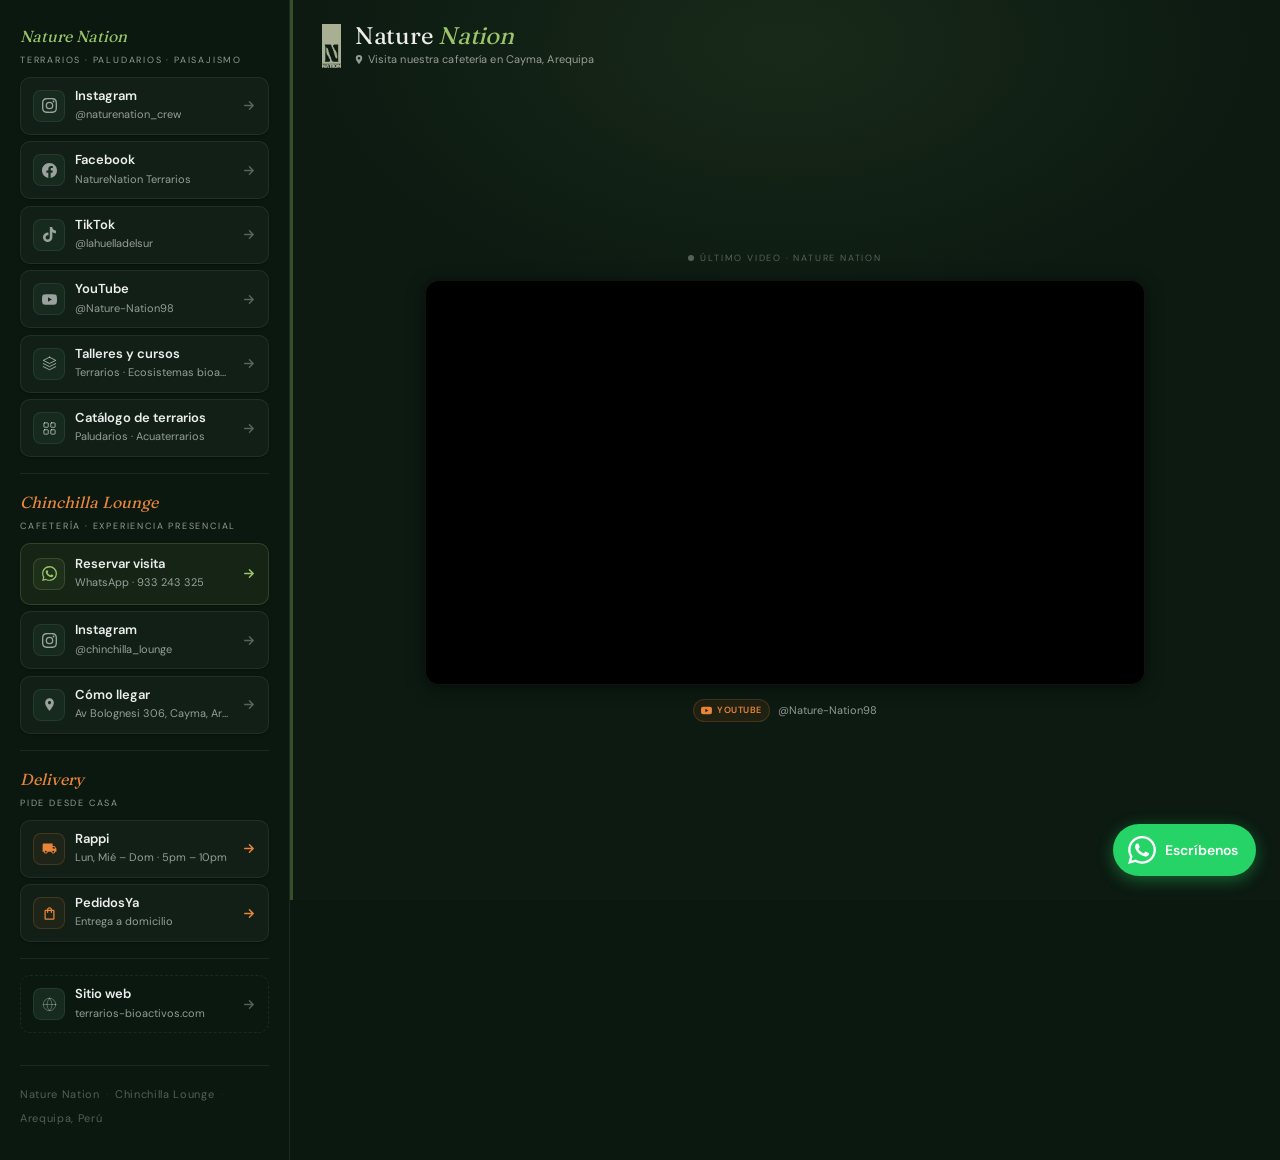
<file: links/index.html>
<!DOCTYPE html><html lang="es-PE" data-astro-cid-37fxchfa> <head><!-- Google Tag Manager --><script>(function(w,d,s,l,i){w[l]=w[l]||[];w[l].push({'gtm.start':
    new Date().getTime(),event:'gtm.js'});var f=d.getElementsByTagName(s)[0],
    j=d.createElement(s),dl=l!='dataLayer'?'&l='+l:'';j.async=true;j.src=
    'https://www.googletagmanager.com/gtm.js?id='+i+dl;f.parentNode.insertBefore(j,f);
    })(window,document,'script','dataLayer','GTM-THWMPSHL');</script><!-- End Google Tag Manager --><meta charset="UTF-8"><meta name="viewport" content="width=device-width, initial-scale=1"><meta name="theme-color" content="#0B1810"><!-- Anti-flash: restaura tema antes del primer paint --><script>
      (function(){
        var t = localStorage.getItem('cl-theme');
        if (t === 'light') document.documentElement.setAttribute('data-theme','light');
      })();
    </script><link rel="icon" type="image/svg+xml" href="/favicon.svg"><link rel="sitemap" href="/sitemap-index.xml"><title>Links — Chinchilla Lounge · Nature Nation</title><meta name="description" content="Redes sociales, YouTube, TikTok, delivery y más de Nature Nation y Chinchilla Lounge en Arequipa."><meta name="robots" content="index, follow, max-snippet:-1, max-image-preview:large, max-video-preview:-1"><link rel="canonical" href="https://terrarios-bioactivos.com/links/"><meta property="og:type" content="website"><meta property="og:url" content="https://terrarios-bioactivos.com/links/"><meta property="og:title" content="Links — Chinchilla Lounge · Nature Nation"><meta property="og:description" content="Redes sociales, YouTube, TikTok, delivery y más de Nature Nation y Chinchilla Lounge en Arequipa."><meta property="og:image" content="https://terrarios-bioactivos.com/og-default.webp"><meta property="og:locale" content="es_PE"><meta property="og:site_name" content="Chinchilla Lounge"><meta name="twitter:card" content="summary_large_image"><meta name="twitter:title" content="Links — Chinchilla Lounge · Nature Nation"><meta name="twitter:description" content="Redes sociales, YouTube, TikTok, delivery y más de Nature Nation y Chinchilla Lounge en Arequipa."><meta name="twitter:image" content="https://terrarios-bioactivos.com/og-default.webp"><script type="application/ld+json">{"@context":"https://schema.org","@type":["CafeOrCoffeeShop","FoodEstablishment","TouristAttraction"],"@id":"https://terrarios-bioactivos.com/#local","name":"Chinchilla Lounge","description":"Nature Nation: diseño de terrarios y paludarios en Arequipa. Visita Chinchilla Lounge — cafetería con animales exóticos en Cayma. Delivery vía Rappi y PedidosYa.","url":"https://terrarios-bioactivos.com","telephone":"+51933243325","address":{"@type":"PostalAddress","streetAddress":"Av Bolognesi 306","addressLocality":"Cayma","addressRegion":"Arequipa","addressCountry":"PE"},"geo":{"@type":"GeoCoordinates","latitude":-16.3882,"longitude":-71.5406},"openingHoursSpecification":[{"@type":"OpeningHoursSpecification","dayOfWeek":["Monday","Tuesday","Wednesday","Thursday","Friday","Saturday","Sunday"],"opens":"09:00","closes":"21:00"},{"@type":"OpeningHoursSpecification","dayOfWeek":["Monday","Wednesday","Thursday","Friday","Saturday","Sunday"],"opens":"17:00","closes":"22:00","description":"Delivery"}],"servesCuisine":["Cafetería","Pastelería","Comida Rápida"],"hasMenu":"https://terrarios-bioactivos.com/carta","sameAs":["https://www.instagram.com/chinchilla_lounge/","https://www.rappi.com.pe/arequipa/restaurantes/delivery/72146-chinchilla-lounge","https://www.pedidosya.com.pe/restaurantes/arequipa/chinchilla-lounge-40beed19-ba96-4db1-8673-0106699a7810-menu"],"priceRange":"S/ 10 – S/ 35","potentialAction":[{"@type":"OrderAction","target":{"@type":"EntryPoint","urlTemplate":"https://www.rappi.com.pe/arequipa/restaurantes/delivery/72146-chinchilla-lounge","inLanguage":"es-PE","actionPlatform":["http://schema.org/DesktopWebPlatform","http://schema.org/MobileWebPlatform","http://schema.org/IOSPlatform","http://schema.org/AndroidPlatform"]}},{"@type":"OrderAction","target":{"@type":"EntryPoint","urlTemplate":"https://www.pedidosya.com.pe/restaurantes/arequipa/chinchilla-lounge-40beed19-ba96-4db1-8673-0106699a7810-menu","inLanguage":"es-PE","actionPlatform":["http://schema.org/DesktopWebPlatform","http://schema.org/MobileWebPlatform"]}}],"areaServed":["Cayma","Yanahuara","Miraflores","Cercado de Arequipa","Arequipa"],"touristType":["Families with children","Backpacker","Nature lovers"],"isAccessibleForFree":false,"availableLanguage":{"@type":"Language","name":"Spanish"}}</script><link rel="stylesheet" href="/_astro/accesorios.4-vRJxWq.css">
<link rel="stylesheet" href="/_astro/links.WYjgE6RR.css"></head> <body data-astro-cid-37fxchfa> <!-- Google Tag Manager (noscript) --> <noscript><iframe src="https://www.googletagmanager.com/ns.html?id=GTM-THWMPSHL" height="0" width="0" style="display:none;visibility:hidden" data-astro-cid-37fxchfa></iframe></noscript> <!-- End Google Tag Manager (noscript) -->  <canvas id="links-bg" aria-hidden="true" data-astro-cid-au7rboj5></canvas> <div class="links-layout" data-astro-cid-au7rboj5> <!-- ═══ PANEL IZQUIERDO — video + branding ═══ --> <aside class="links-left" data-astro-cid-au7rboj5> <div class="ll-stripe" aria-hidden="true" data-astro-cid-au7rboj5></div> <div class="ll-brand" data-astro-cid-au7rboj5> <a href="/" class="ll-avatar" aria-label="Nature Nation — inicio" data-astro-cid-au7rboj5> <img src="/images/nn-logo.png" alt="Nature Nation" width="19" height="44" loading="eager" decoding="async" data-astro-cid-au7rboj5> </a> <div class="ll-brand-text" data-astro-cid-au7rboj5> <h1 class="ll-name" data-astro-cid-au7rboj5>Nature <em data-astro-cid-au7rboj5>Nation</em></h1> <p class="ll-subloc" data-astro-cid-au7rboj5> <svg viewBox="0 0 12 14" fill="currentColor" width="8" height="9" aria-hidden="true" data-astro-cid-au7rboj5> <path d="M6 0a5 5 0 00-5 5c0 3.6 5 9 5 9s5-5.4 5-9a5 5 0 00-5-5zm0 7a2 2 0 110-4 2 2 0 010 4z" data-astro-cid-au7rboj5></path> </svg>
Visita nuestra cafetería en Cayma, Arequipa
</p> </div> </div> <div class="ll-video-wrap" data-astro-cid-au7rboj5> <p class="ll-video-eyebrow" data-astro-cid-au7rboj5> <svg viewBox="0 0 8 8" fill="currentColor" width="6" height="6" aria-hidden="true" data-astro-cid-au7rboj5><circle cx="4" cy="4" r="4" data-astro-cid-au7rboj5></circle></svg>
Último video · Nature Nation
</p> <div class="ll-video-frame" data-astro-cid-au7rboj5> <iframe src="https://www.youtube.com/embed/videoseries?list=UUIo5cBMu4UX9JSULXE4icBQ" title="Último video del canal de YouTube de Nature Nation" loading="lazy" allow="accelerometer; encrypted-media; gyroscope; picture-in-picture" allowfullscreen data-astro-cid-au7rboj5></iframe> </div> <div class="ll-yt-meta" data-astro-cid-au7rboj5> <span class="ll-yt-pill" data-astro-cid-au7rboj5> <svg viewBox="0 0 24 24" fill="currentColor" width="11" height="11" aria-hidden="true" data-astro-cid-au7rboj5> <path d="M23.495 6.205a3.007 3.007 0 00-2.088-2.088c-1.87-.501-9.396-.501-9.396-.501s-7.507-.01-9.396.501A3.007 3.007 0 00.527 6.205a31.247 31.247 0 00-.522 5.805 31.247 31.247 0 00.522 5.783 3.007 3.007 0 002.088 2.088c1.868.502 9.396.502 9.396.502s7.506 0 9.396-.502a3.007 3.007 0 002.088-2.088 31.247 31.247 0 00.5-5.783 31.247 31.247 0 00-.5-5.805zM9.609 15.601V8.408l6.264 3.602z" data-astro-cid-au7rboj5></path> </svg>
YouTube
</span> <span class="ll-yt-handle" data-astro-cid-au7rboj5>@Nature-Nation98</span> </div> </div> </aside> <!-- ═══ PANEL DERECHO — links ═══ --> <main class="links-right" data-astro-cid-au7rboj5> <div class="lr-inner" data-astro-cid-au7rboj5> <!-- Nature Nation --> <section class="lsec" data-astro-cid-au7rboj5> <div class="lsec-label" data-astro-cid-au7rboj5> <span class="lsec-title" data-astro-cid-au7rboj5>Nature Nation</span> <span class="lsec-sub" data-astro-cid-au7rboj5>Terrarios · Paludarios · Paisajismo</span> </div> <a href="https://www.instagram.com/naturenation_crew/" class="lc" target="_blank" rel="noopener" data-ga-event="cta_click" data-ga-type="instagram_nn" data-ga-location="links" data-astro-cid-au7rboj5> <div class="lc-icon" data-astro-cid-au7rboj5> <svg viewBox="0 0 24 24" fill="currentColor" width="18" height="18" aria-hidden="true" data-astro-cid-au7rboj5><path d="M12 2.163c3.204 0 3.584.012 4.85.07 3.252.148 4.771 1.691 4.919 4.919.058 1.265.069 1.645.069 4.849 0 3.205-.012 3.584-.069 4.849-.149 3.225-1.664 4.771-4.919 4.919-1.266.058-1.644.07-4.85.07-3.204 0-3.584-.012-4.849-.07-3.26-.149-4.771-1.699-4.919-4.92-.058-1.265-.07-1.644-.07-4.849 0-3.204.013-3.583.07-4.849.149-3.227 1.664-4.771 4.919-4.919 1.266-.057 1.645-.069 4.849-.069zM12 0C8.741 0 8.333.014 7.053.072 2.695.272.273 2.69.073 7.052.014 8.333 0 8.741 0 12c0 3.259.014 3.668.072 4.948.2 4.358 2.618 6.78 6.98 6.98C8.333 23.986 8.741 24 12 24c3.259 0 3.668-.014 4.948-.072 4.354-.2 6.782-2.618 6.979-6.98.059-1.28.073-1.689.073-4.948 0-3.259-.014-3.667-.072-4.947-.196-4.354-2.617-6.78-6.979-6.98C15.668.014 15.259 0 12 0zm0 5.838a6.162 6.162 0 100 12.324 6.162 6.162 0 000-12.324zM12 16a4 4 0 110-8 4 4 0 010 8zm6.406-11.845a1.44 1.44 0 100 2.881 1.44 1.44 0 000-2.881z" data-astro-cid-au7rboj5></path></svg> </div> <div class="lc-text" data-astro-cid-au7rboj5> <span class="lc-name" data-astro-cid-au7rboj5>Instagram</span> <span class="lc-sub" data-astro-cid-au7rboj5>@naturenation_crew</span> </div> <svg class="lc-arr" viewBox="0 0 16 16" fill="none" stroke="currentColor" stroke-width="1.6" stroke-linecap="round" stroke-linejoin="round" width="15" height="15" aria-hidden="true" data-astro-cid-au7rboj5><path d="M4 8h8M9 4l4 4-4 4" data-astro-cid-au7rboj5></path></svg> </a> <a href="https://www.facebook.com/NatureNationTerrariosPaludarios" class="lc" target="_blank" rel="noopener" data-ga-event="cta_click" data-ga-type="facebook_nn" data-ga-location="links" data-astro-cid-au7rboj5> <div class="lc-icon" data-astro-cid-au7rboj5> <svg viewBox="0 0 24 24" fill="currentColor" width="18" height="18" aria-hidden="true" data-astro-cid-au7rboj5><path d="M24 12.073c0-6.627-5.373-12-12-12s-12 5.373-12 12c0 5.99 4.388 10.954 10.125 11.854v-8.385H7.078v-3.47h3.047V9.43c0-3.007 1.792-4.669 4.533-4.669 1.312 0 2.686.235 2.686.235v2.953H15.83c-1.491 0-1.956.925-1.956 1.874v2.25h3.328l-.532 3.47h-2.796v8.385C19.612 23.027 24 18.062 24 12.073z" data-astro-cid-au7rboj5></path></svg> </div> <div class="lc-text" data-astro-cid-au7rboj5> <span class="lc-name" data-astro-cid-au7rboj5>Facebook</span> <span class="lc-sub" data-astro-cid-au7rboj5>NatureNation Terrarios</span> </div> <svg class="lc-arr" viewBox="0 0 16 16" fill="none" stroke="currentColor" stroke-width="1.6" stroke-linecap="round" stroke-linejoin="round" width="15" height="15" aria-hidden="true" data-astro-cid-au7rboj5><path d="M4 8h8M9 4l4 4-4 4" data-astro-cid-au7rboj5></path></svg> </a> <a href="https://www.tiktok.com/@lahuelladelsur" class="lc" target="_blank" rel="noopener" data-ga-event="cta_click" data-ga-type="tiktok_nn" data-ga-location="links" data-astro-cid-au7rboj5> <div class="lc-icon" data-astro-cid-au7rboj5> <svg viewBox="0 0 24 24" fill="currentColor" width="18" height="18" aria-hidden="true" data-astro-cid-au7rboj5><path d="M12.525.02c1.31-.02 2.61-.01 3.91-.02.08 1.53.63 3.09 1.75 4.17 1.12 1.11 2.7 1.62 4.24 1.79v4.03c-1.44-.05-2.89-.35-4.2-.97-.57-.26-1.1-.59-1.62-.93-.01 2.92.01 5.84-.02 8.75-.08 1.4-.54 2.79-1.35 3.94-1.31 1.92-3.58 3.17-5.91 3.21-1.43.08-2.86-.31-4.08-1.03-2.02-1.19-3.44-3.37-3.65-5.71-.02-.5-.03-1-.01-1.49.18-1.9 1.12-3.72 2.58-4.96 1.66-1.44 3.98-2.13 6.15-1.72.02 1.48-.04 2.96-.04 4.44-.99-.32-2.15-.23-3.02.37-.63.41-1.11 1.04-1.36 1.75-.21.51-.15 1.07-.14 1.61.24 1.64 1.82 3.02 3.5 2.87 1.12-.01 2.19-.66 2.77-1.61.19-.33.4-.67.41-1.06.1-1.79.06-3.57.07-5.36.01-4.03-.01-8.05.02-12.07z" data-astro-cid-au7rboj5></path></svg> </div> <div class="lc-text" data-astro-cid-au7rboj5> <span class="lc-name" data-astro-cid-au7rboj5>TikTok</span> <span class="lc-sub" data-astro-cid-au7rboj5>@lahuelladelsur</span> </div> <svg class="lc-arr" viewBox="0 0 16 16" fill="none" stroke="currentColor" stroke-width="1.6" stroke-linecap="round" stroke-linejoin="round" width="15" height="15" aria-hidden="true" data-astro-cid-au7rboj5><path d="M4 8h8M9 4l4 4-4 4" data-astro-cid-au7rboj5></path></svg> </a> <a href="https://www.youtube.com/@Nature-Nation98" class="lc" target="_blank" rel="noopener" data-ga-event="cta_click" data-ga-type="youtube_nn" data-ga-location="links" data-astro-cid-au7rboj5> <div class="lc-icon" data-astro-cid-au7rboj5> <svg viewBox="0 0 24 24" fill="currentColor" width="19" height="19" aria-hidden="true" data-astro-cid-au7rboj5><path d="M23.495 6.205a3.007 3.007 0 00-2.088-2.088c-1.87-.501-9.396-.501-9.396-.501s-7.507-.01-9.396.501A3.007 3.007 0 00.527 6.205a31.247 31.247 0 00-.522 5.805 31.247 31.247 0 00.522 5.783 3.007 3.007 0 002.088 2.088c1.868.502 9.396.502 9.396.502s7.506 0 9.396-.502a3.007 3.007 0 002.088-2.088 31.247 31.247 0 00.5-5.783 31.247 31.247 0 00-.5-5.805zM9.609 15.601V8.408l6.264 3.602z" data-astro-cid-au7rboj5></path></svg> </div> <div class="lc-text" data-astro-cid-au7rboj5> <span class="lc-name" data-astro-cid-au7rboj5>YouTube</span> <span class="lc-sub" data-astro-cid-au7rboj5>@Nature-Nation98</span> </div> <svg class="lc-arr" viewBox="0 0 16 16" fill="none" stroke="currentColor" stroke-width="1.6" stroke-linecap="round" stroke-linejoin="round" width="15" height="15" aria-hidden="true" data-astro-cid-au7rboj5><path d="M4 8h8M9 4l4 4-4 4" data-astro-cid-au7rboj5></path></svg> </a> <a href="/talleres" class="lc" data-ga-event="cta_click" data-ga-type="talleres" data-ga-location="links" data-astro-cid-au7rboj5> <div class="lc-icon" data-astro-cid-au7rboj5> <svg viewBox="0 0 24 24" fill="none" stroke="currentColor" stroke-width="1.6" stroke-linecap="round" stroke-linejoin="round" width="18" height="18" aria-hidden="true" data-astro-cid-au7rboj5> <path d="M12 2L2 7l10 5 10-5-10-5zM2 17l10 5 10-5M2 12l10 5 10-5" data-astro-cid-au7rboj5></path> </svg> </div> <div class="lc-text" data-astro-cid-au7rboj5> <span class="lc-name" data-astro-cid-au7rboj5>Talleres y cursos</span> <span class="lc-sub" data-astro-cid-au7rboj5>Terrarios · Ecosistemas bioactivos</span> </div> <svg class="lc-arr" viewBox="0 0 16 16" fill="none" stroke="currentColor" stroke-width="1.6" stroke-linecap="round" stroke-linejoin="round" width="15" height="15" aria-hidden="true" data-astro-cid-au7rboj5><path d="M4 8h8M9 4l4 4-4 4" data-astro-cid-au7rboj5></path></svg> </a> <a href="/catalogo" class="lc" data-ga-event="cta_click" data-ga-type="catalogo" data-ga-location="links" data-astro-cid-au7rboj5> <div class="lc-icon" data-astro-cid-au7rboj5> <svg viewBox="0 0 24 24" fill="none" stroke="currentColor" stroke-width="1.6" stroke-linecap="round" stroke-linejoin="round" width="18" height="18" aria-hidden="true" data-astro-cid-au7rboj5> <rect x="3" y="3" width="7" height="7" rx="1" data-astro-cid-au7rboj5></rect><rect x="14" y="3" width="7" height="7" rx="1" data-astro-cid-au7rboj5></rect> <rect x="3" y="14" width="7" height="7" rx="1" data-astro-cid-au7rboj5></rect><rect x="14" y="14" width="7" height="7" rx="1" data-astro-cid-au7rboj5></rect> </svg> </div> <div class="lc-text" data-astro-cid-au7rboj5> <span class="lc-name" data-astro-cid-au7rboj5>Catálogo de terrarios</span> <span class="lc-sub" data-astro-cid-au7rboj5>Paludarios · Acuaterrarios</span> </div> <svg class="lc-arr" viewBox="0 0 16 16" fill="none" stroke="currentColor" stroke-width="1.6" stroke-linecap="round" stroke-linejoin="round" width="15" height="15" aria-hidden="true" data-astro-cid-au7rboj5><path d="M4 8h8M9 4l4 4-4 4" data-astro-cid-au7rboj5></path></svg> </a> </section> <!-- Chinchilla Lounge --> <section class="lsec" data-astro-cid-au7rboj5> <div class="lsec-label lsec-label-amber" data-astro-cid-au7rboj5> <span class="lsec-title" data-astro-cid-au7rboj5>Chinchilla Lounge</span> <span class="lsec-sub" data-astro-cid-au7rboj5>Cafetería · Experiencia presencial</span> </div> <a href="https://wa.me/51933243325?text=Hola!%20Quiero%20hacer%20un%20pedido%20o%20reservar%20una%20visita%20al%20Chinchilla%20Lounge.%20%C2%BFMe%20pueden%20ayudar%3F" class="lc lc-cta" target="_blank" rel="noopener" data-ga-event="cta_click" data-ga-type="whatsapp" data-ga-location="links" data-astro-cid-au7rboj5> <div class="lc-icon lc-icon-cta" data-astro-cid-au7rboj5> <svg viewBox="0 0 24 24" fill="currentColor" width="20" height="20" aria-hidden="true" data-astro-cid-au7rboj5><path d="M17.498 14.382c-.301-.15-1.767-.867-2.04-.966-.273-.101-.473-.15-.673.15-.197.295-.771.964-.944 1.162-.175.195-.349.21-.646.075-.3-.15-1.263-.465-2.403-1.485-.888-.795-1.484-1.77-1.66-2.07-.293-.506.32-.467.814-1.396.088-.173.044-.325-.025-.45-.07-.127-.65-1.56-.893-2.142-.238-.568-.48-.48-.673-.49-.174-.008-.373-.01-.573-.01-.2 0-.523.074-.797.372-.273.3-1.045 1.02-1.045 2.475s1.07 2.865 1.219 3.075c.149.195 2.105 3.195 5.1 4.485.714.3 1.27.48 1.704.629.714.227 1.365.195 1.88.121.574-.091 1.767-.721 2.016-1.426.255-.705.255-1.29.18-1.425-.074-.135-.27-.21-.57-.345zm-5.498 7.618h-.003a9.87 9.87 0 01-5.031-1.378l-.361-.214-3.741.982.998-3.648-.235-.374a9.86 9.86 0 01-1.51-5.26c.001-5.45 4.436-9.884 9.888-9.884 2.64 0 5.122 1.03 6.988 2.898a9.825 9.825 0 012.893 6.994c-.003 5.45-4.437 9.884-9.885 9.884zm8.413-18.297A11.815 11.815 0 0012.05 0C5.495 0 .16 5.335.157 11.892c0 2.096.547 4.142 1.588 5.945L.057 24l6.305-1.654a11.882 11.882 0 005.683 1.448h.005c6.554 0 11.89-5.335 11.893-11.893a11.821 11.821 0 00-3.48-8.413z" data-astro-cid-au7rboj5></path></svg> </div> <div class="lc-text" data-astro-cid-au7rboj5> <span class="lc-name" data-astro-cid-au7rboj5>Reservar visita</span> <span class="lc-sub" data-astro-cid-au7rboj5>WhatsApp · 933 243 325</span> </div> <svg class="lc-arr" viewBox="0 0 16 16" fill="none" stroke="currentColor" stroke-width="1.6" stroke-linecap="round" stroke-linejoin="round" width="15" height="15" aria-hidden="true" data-astro-cid-au7rboj5><path d="M4 8h8M9 4l4 4-4 4" data-astro-cid-au7rboj5></path></svg> </a> <a href="https://www.instagram.com/chinchilla_lounge/" class="lc" target="_blank" rel="noopener" data-ga-event="cta_click" data-ga-type="instagram_cl" data-ga-location="links" data-astro-cid-au7rboj5> <div class="lc-icon" data-astro-cid-au7rboj5> <svg viewBox="0 0 24 24" fill="currentColor" width="18" height="18" aria-hidden="true" data-astro-cid-au7rboj5><path d="M12 2.163c3.204 0 3.584.012 4.85.07 3.252.148 4.771 1.691 4.919 4.919.058 1.265.069 1.645.069 4.849 0 3.205-.012 3.584-.069 4.849-.149 3.225-1.664 4.771-4.919 4.919-1.266.058-1.644.07-4.85.07-3.204 0-3.584-.012-4.849-.07-3.26-.149-4.771-1.699-4.919-4.92-.058-1.265-.07-1.644-.07-4.849 0-3.204.013-3.583.07-4.849.149-3.227 1.664-4.771 4.919-4.919 1.266-.057 1.645-.069 4.849-.069zM12 0C8.741 0 8.333.014 7.053.072 2.695.272.273 2.69.073 7.052.014 8.333 0 8.741 0 12c0 3.259.014 3.668.072 4.948.2 4.358 2.618 6.78 6.98 6.98C8.333 23.986 8.741 24 12 24c3.259 0 3.668-.014 4.948-.072 4.354-.2 6.782-2.618 6.979-6.98.059-1.28.073-1.689.073-4.948 0-3.259-.014-3.667-.072-4.947-.196-4.354-2.617-6.78-6.979-6.98C15.668.014 15.259 0 12 0zm0 5.838a6.162 6.162 0 100 12.324 6.162 6.162 0 000-12.324zM12 16a4 4 0 110-8 4 4 0 010 8zm6.406-11.845a1.44 1.44 0 100 2.881 1.44 1.44 0 000-2.881z" data-astro-cid-au7rboj5></path></svg> </div> <div class="lc-text" data-astro-cid-au7rboj5> <span class="lc-name" data-astro-cid-au7rboj5>Instagram</span> <span class="lc-sub" data-astro-cid-au7rboj5>@chinchilla_lounge</span> </div> <svg class="lc-arr" viewBox="0 0 16 16" fill="none" stroke="currentColor" stroke-width="1.6" stroke-linecap="round" stroke-linejoin="round" width="15" height="15" aria-hidden="true" data-astro-cid-au7rboj5><path d="M4 8h8M9 4l4 4-4 4" data-astro-cid-au7rboj5></path></svg> </a> <a href="https://www.google.com/maps?q=-16.3882,-71.5406" class="lc" target="_blank" rel="noopener" data-ga-event="cta_click" data-ga-type="maps" data-ga-location="links" data-astro-cid-au7rboj5> <div class="lc-icon" data-astro-cid-au7rboj5> <svg viewBox="0 0 24 24" fill="currentColor" width="18" height="18" aria-hidden="true" data-astro-cid-au7rboj5><path d="M12 2C8.13 2 5 5.13 5 9c0 5.25 7 13 7 13s7-7.75 7-13c0-3.87-3.13-7-7-7zm0 9.5c-1.38 0-2.5-1.12-2.5-2.5s1.12-2.5 2.5-2.5 2.5 1.12 2.5 2.5-1.12 2.5-2.5 2.5z" data-astro-cid-au7rboj5></path></svg> </div> <div class="lc-text" data-astro-cid-au7rboj5> <span class="lc-name" data-astro-cid-au7rboj5>Cómo llegar</span> <span class="lc-sub" data-astro-cid-au7rboj5>Av Bolognesi 306, Cayma, Arequipa</span> </div> <svg class="lc-arr" viewBox="0 0 16 16" fill="none" stroke="currentColor" stroke-width="1.6" stroke-linecap="round" stroke-linejoin="round" width="15" height="15" aria-hidden="true" data-astro-cid-au7rboj5><path d="M4 8h8M9 4l4 4-4 4" data-astro-cid-au7rboj5></path></svg> </a> </section> <!-- Delivery --> <section class="lsec" data-astro-cid-au7rboj5> <div class="lsec-label lsec-label-amber" data-astro-cid-au7rboj5> <span class="lsec-title" data-astro-cid-au7rboj5>Delivery</span> <span class="lsec-sub" data-astro-cid-au7rboj5>Pide desde casa</span> </div> <a href="https://www.rappi.com.pe/arequipa/restaurantes/delivery/72146-chinchilla-lounge" class="lc lc-amber" target="_blank" rel="noopener" data-ga-event="cta_click" data-ga-type="rappi" data-ga-location="links" data-astro-cid-au7rboj5> <div class="lc-icon lc-icon-amber" data-astro-cid-au7rboj5> <svg viewBox="0 0 24 24" fill="currentColor" width="19" height="19" aria-hidden="true" data-astro-cid-au7rboj5><path d="M20 8h-3V4H3c-1.1 0-2 .9-2 2v11h2c0 1.66 1.34 3 3 3s3-1.34 3-3h6c0 1.66 1.34 3 3 3s3-1.34 3-3h2v-5l-3-4zM6 18.5c-.83 0-1.5-.67-1.5-1.5s.67-1.5 1.5-1.5 1.5.67 1.5 1.5-.67 1.5-1.5 1.5zm13.5-9l1.96 2.5H17V9.5h2.5zm-1.5 9c-.83 0-1.5-.67-1.5-1.5s.67-1.5 1.5-1.5 1.5.67 1.5 1.5-.67 1.5-1.5 1.5z" data-astro-cid-au7rboj5></path></svg> </div> <div class="lc-text" data-astro-cid-au7rboj5> <span class="lc-name" data-astro-cid-au7rboj5>Rappi</span> <span class="lc-sub" data-astro-cid-au7rboj5>Lun, Mié – Dom · 5pm – 10pm</span> </div> <svg class="lc-arr" viewBox="0 0 16 16" fill="none" stroke="currentColor" stroke-width="1.6" stroke-linecap="round" stroke-linejoin="round" width="15" height="15" aria-hidden="true" data-astro-cid-au7rboj5><path d="M4 8h8M9 4l4 4-4 4" data-astro-cid-au7rboj5></path></svg> </a> <a href="https://www.pedidosya.com.pe/restaurantes/arequipa/chinchilla-lounge-40beed19-ba96-4db1-8673-0106699a7810-menu" class="lc lc-amber" target="_blank" rel="noopener" data-ga-event="cta_click" data-ga-type="pedidosya" data-ga-location="links" data-astro-cid-au7rboj5> <div class="lc-icon lc-icon-amber" data-astro-cid-au7rboj5> <svg viewBox="0 0 24 24" fill="currentColor" width="18" height="18" aria-hidden="true" data-astro-cid-au7rboj5><path d="M18 6h-2c0-2.21-1.79-4-4-4S8 3.79 8 6H6c-1.1 0-2 .9-2 2v12c0 1.1.9 2 2 2h12c1.1 0 2-.9 2-2V8c0-1.1-.9-2-2-2zm-6-2c1.1 0 2 .9 2 2h-4c0-1.1.9-2 2-2zm6 16H6V8h2v2c0 .55.45 1 1 1s1-.45 1-1V8h4v2c0 .55.45 1 1 1s1-.45 1-1V8h2v12z" data-astro-cid-au7rboj5></path></svg> </div> <div class="lc-text" data-astro-cid-au7rboj5> <span class="lc-name" data-astro-cid-au7rboj5>PedidosYa</span> <span class="lc-sub" data-astro-cid-au7rboj5>Entrega a domicilio</span> </div> <svg class="lc-arr" viewBox="0 0 16 16" fill="none" stroke="currentColor" stroke-width="1.6" stroke-linecap="round" stroke-linejoin="round" width="15" height="15" aria-hidden="true" data-astro-cid-au7rboj5><path d="M4 8h8M9 4l4 4-4 4" data-astro-cid-au7rboj5></path></svg> </a> </section> <!-- Web --> <section class="lsec lsec-last" data-astro-cid-au7rboj5> <a href="https://terrarios-bioactivos.com" class="lc lc-ghost" target="_blank" rel="noopener" data-ga-event="cta_click" data-ga-type="website" data-ga-location="links" data-astro-cid-au7rboj5> <div class="lc-icon lc-icon-soft" data-astro-cid-au7rboj5> <svg viewBox="0 0 24 24" fill="none" stroke="currentColor" stroke-width="1.5" stroke-linecap="round" width="18" height="18" aria-hidden="true" data-astro-cid-au7rboj5> <circle cx="12" cy="12" r="10" data-astro-cid-au7rboj5></circle><line x1="2" y1="12" x2="22" y2="12" data-astro-cid-au7rboj5></line> <path d="M12 2a15.3 15.3 0 014 10 15.3 15.3 0 01-4 10 15.3 15.3 0 01-4-10 15.3 15.3 0 014-10z" data-astro-cid-au7rboj5></path> </svg> </div> <div class="lc-text" data-astro-cid-au7rboj5> <span class="lc-name" data-astro-cid-au7rboj5>Sitio web</span> <span class="lc-sub" data-astro-cid-au7rboj5>terrarios-bioactivos.com</span> </div> <svg class="lc-arr" viewBox="0 0 16 16" fill="none" stroke="currentColor" stroke-width="1.6" stroke-linecap="round" stroke-linejoin="round" width="15" height="15" aria-hidden="true" data-astro-cid-au7rboj5><path d="M4 8h8M9 4l4 4-4 4" data-astro-cid-au7rboj5></path></svg> </a> </section> <footer class="lr-footer" data-astro-cid-au7rboj5> <span data-astro-cid-au7rboj5>Nature Nation</span> <span class="ft-dot" data-astro-cid-au7rboj5>·</span> <span data-astro-cid-au7rboj5>Chinchilla Lounge</span> <span class="ft-dot" data-astro-cid-au7rboj5>·</span> <span data-astro-cid-au7rboj5>Arequipa, Perú</span> </footer> </div> </main> </div>  <script>
        document.addEventListener('click', function(e) {
          var el = e.target.closest('[data-ga-event]');
          if (!el) return;
          window.dataLayer = window.dataLayer || [];
          window.dataLayer.push({
            event: 'cta_click',
            cta_type: el.dataset.gaType,
            cta_location: el.dataset.gaLocation
          });
        });
      </script> <a href="https://wa.me/51933243325?text=Hola!%20Quiero%20hacer%20un%20pedido%20o%20reservar%20una%20visita%20al%20Chinchilla%20Lounge.%20%C2%BFMe%20pueden%20ayudar%3F" target="_blank" rel="noopener noreferrer" class="wa-fab" aria-label="Escríbenos por WhatsApp" data-ga-event="cta_click" data-ga-type="whatsapp" data-ga-location="fab" data-astro-cid-37fxchfa> <svg width="28" height="28" viewBox="0 0 24 24" fill="white" aria-hidden="true" data-astro-cid-37fxchfa> <path d="M17.472 14.382c-.297-.149-1.758-.867-2.03-.967-.273-.099-.471-.148-.67.15-.197.297-.767.966-.94 1.164-.173.199-.347.223-.644.075-.297-.15-1.255-.463-2.39-1.475-.883-.788-1.48-1.761-1.653-2.059-.173-.297-.018-.458.13-.606.134-.133.298-.347.446-.52.149-.174.198-.298.298-.497.099-.198.05-.371-.025-.52-.075-.149-.669-1.612-.916-2.207-.242-.579-.487-.5-.669-.51-.173-.008-.371-.01-.57-.01-.198 0-.52.074-.792.372-.272.297-1.04 1.016-1.04 2.479 0 1.462 1.065 2.875 1.213 3.074.149.198 2.096 3.2 5.077 4.487.709.306 1.262.489 1.694.625.712.227 1.36.195 1.871.118.571-.085 1.758-.719 2.006-1.413.248-.694.248-1.289.173-1.413-.074-.124-.272-.198-.57-.347m-5.421 7.403h-.004a9.87 9.87 0 01-5.031-1.378l-.361-.214-3.741.982.998-3.648-.235-.374a9.86 9.86 0 01-1.51-5.26c.001-5.45 4.436-9.884 9.888-9.884 2.64 0 5.122 1.03 6.988 2.898a9.825 9.825 0 012.893 6.994c-.003 5.45-4.437 9.884-9.885 9.884m8.413-18.297A11.815 11.815 0 0012.05 0C5.495 0 .16 5.335.157 11.892c0 2.096.547 4.142 1.588 5.945L.057 24l6.305-1.654a11.882 11.882 0 005.683 1.448h.005c6.554 0 11.89-5.335 11.893-11.893a11.821 11.821 0 00-3.48-8.413z" data-astro-cid-37fxchfa></path> </svg> <span class="wa-label" data-astro-cid-37fxchfa>Escríbenos</span> </a> </body></html>  <script type="module">(function(){const h=document.getElementById("links-bg");if(!h)return;const i=h.getContext("2d");let s,n;function r(){s=h.width=window.innerWidth,n=h.height=window.innerHeight}function c(){const e=document.documentElement.dataset.theme;return e==="dark"||!e&&window.matchMedia("(prefers-color-scheme: dark)").matches}class m{constructor(t){this.i=t,this.x=0,this.y=0,this.vx=0,this.vy=0,this.r=0,this.phase=0,this.spd=0,this.kind=t%4===0?"amber":"green",this.reset(!0)}reset(t){this.x=Math.random()*s,this.y=t?Math.random()*n:n+8,this.vx=(Math.random()-.5)*.22,this.vy=-(Math.random()*.18+.06),this.r=Math.random()*1.6+.5,this.phase=Math.random()*Math.PI*2,this.spd=Math.random()*.007+.004}update(){this.x+=this.vx,this.y+=this.vy,this.y<-8&&this.reset(!1),this.x<-8&&(this.x=s+4),this.x>s+8&&(this.x=-4)}draw(t){const a=.06+.28*(.5+.5*Math.sin(t*this.spd+this.phase)),d=c();i.beginPath(),i.arc(this.x,this.y,this.r,0,Math.PI*2),i.fillStyle=this.kind==="green"?d?`rgba(155,196,106,${a})`:`rgba(26,84,54,${a*.6})`:d?`rgba(232,133,58,${a*.8})`:`rgba(176,92,24,${a*.55})`,i.fill()}}r();const l=Array.from({length:24},(e,t)=>new m(t)),f=window.matchMedia("(prefers-reduced-motion: reduce)").matches;let o=0;window.addEventListener("resize",r),(function e(){requestAnimationFrame(e),o++,i.clearRect(0,0,s,n),f||l.forEach(t=>{t.update(),t.draw(o)})})()})();</script>
</file>
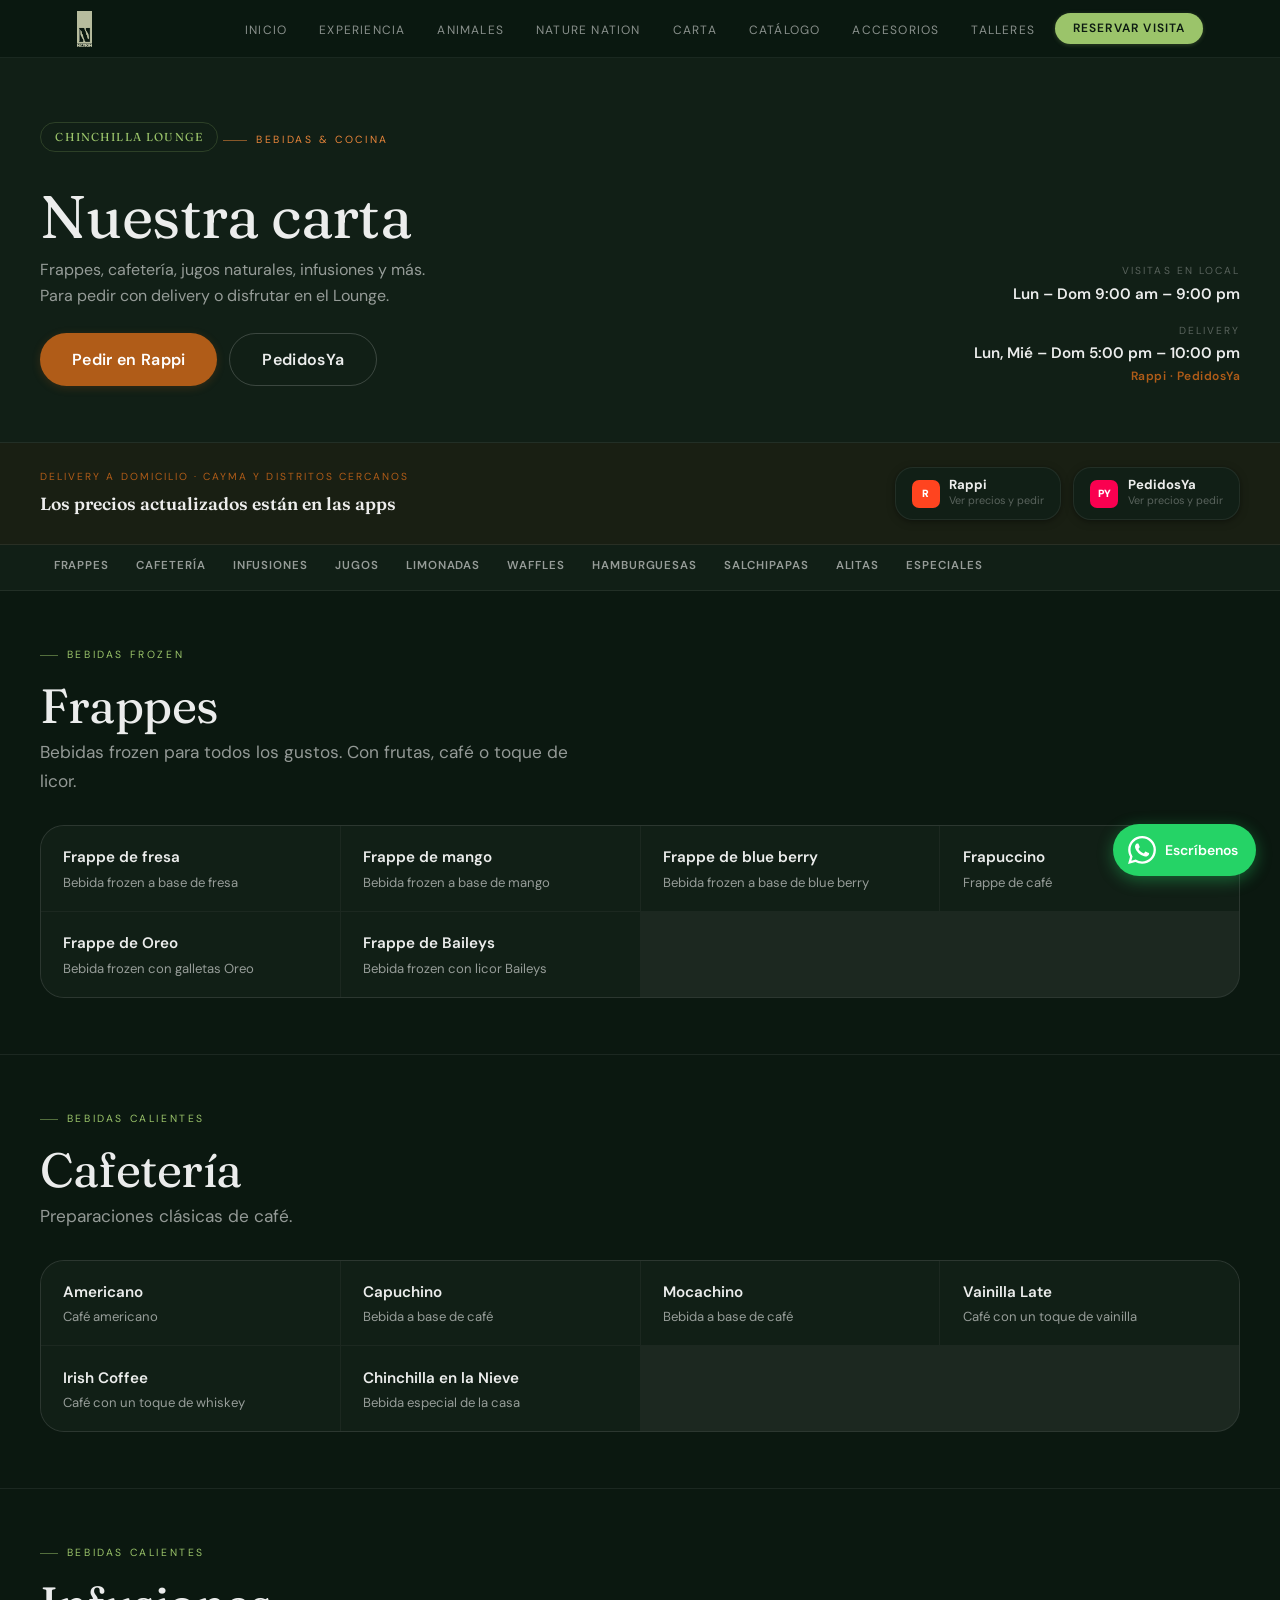
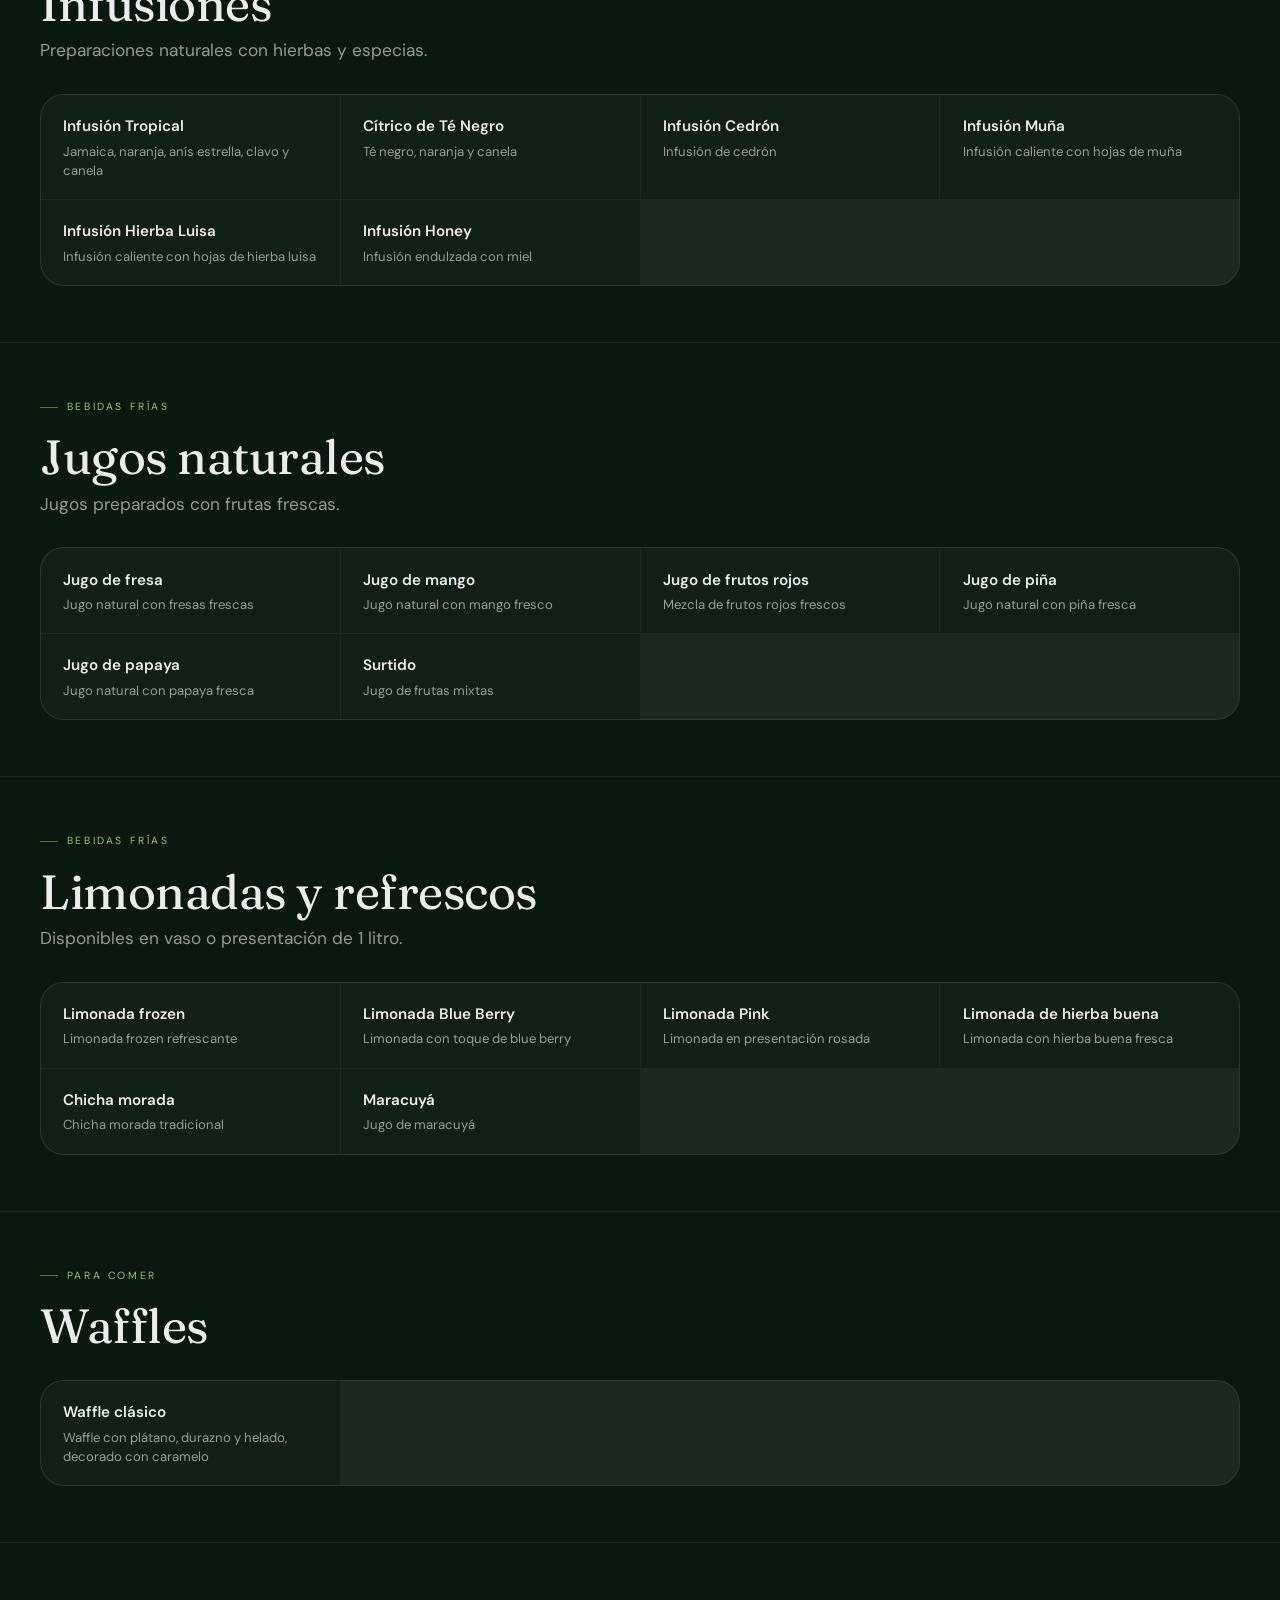
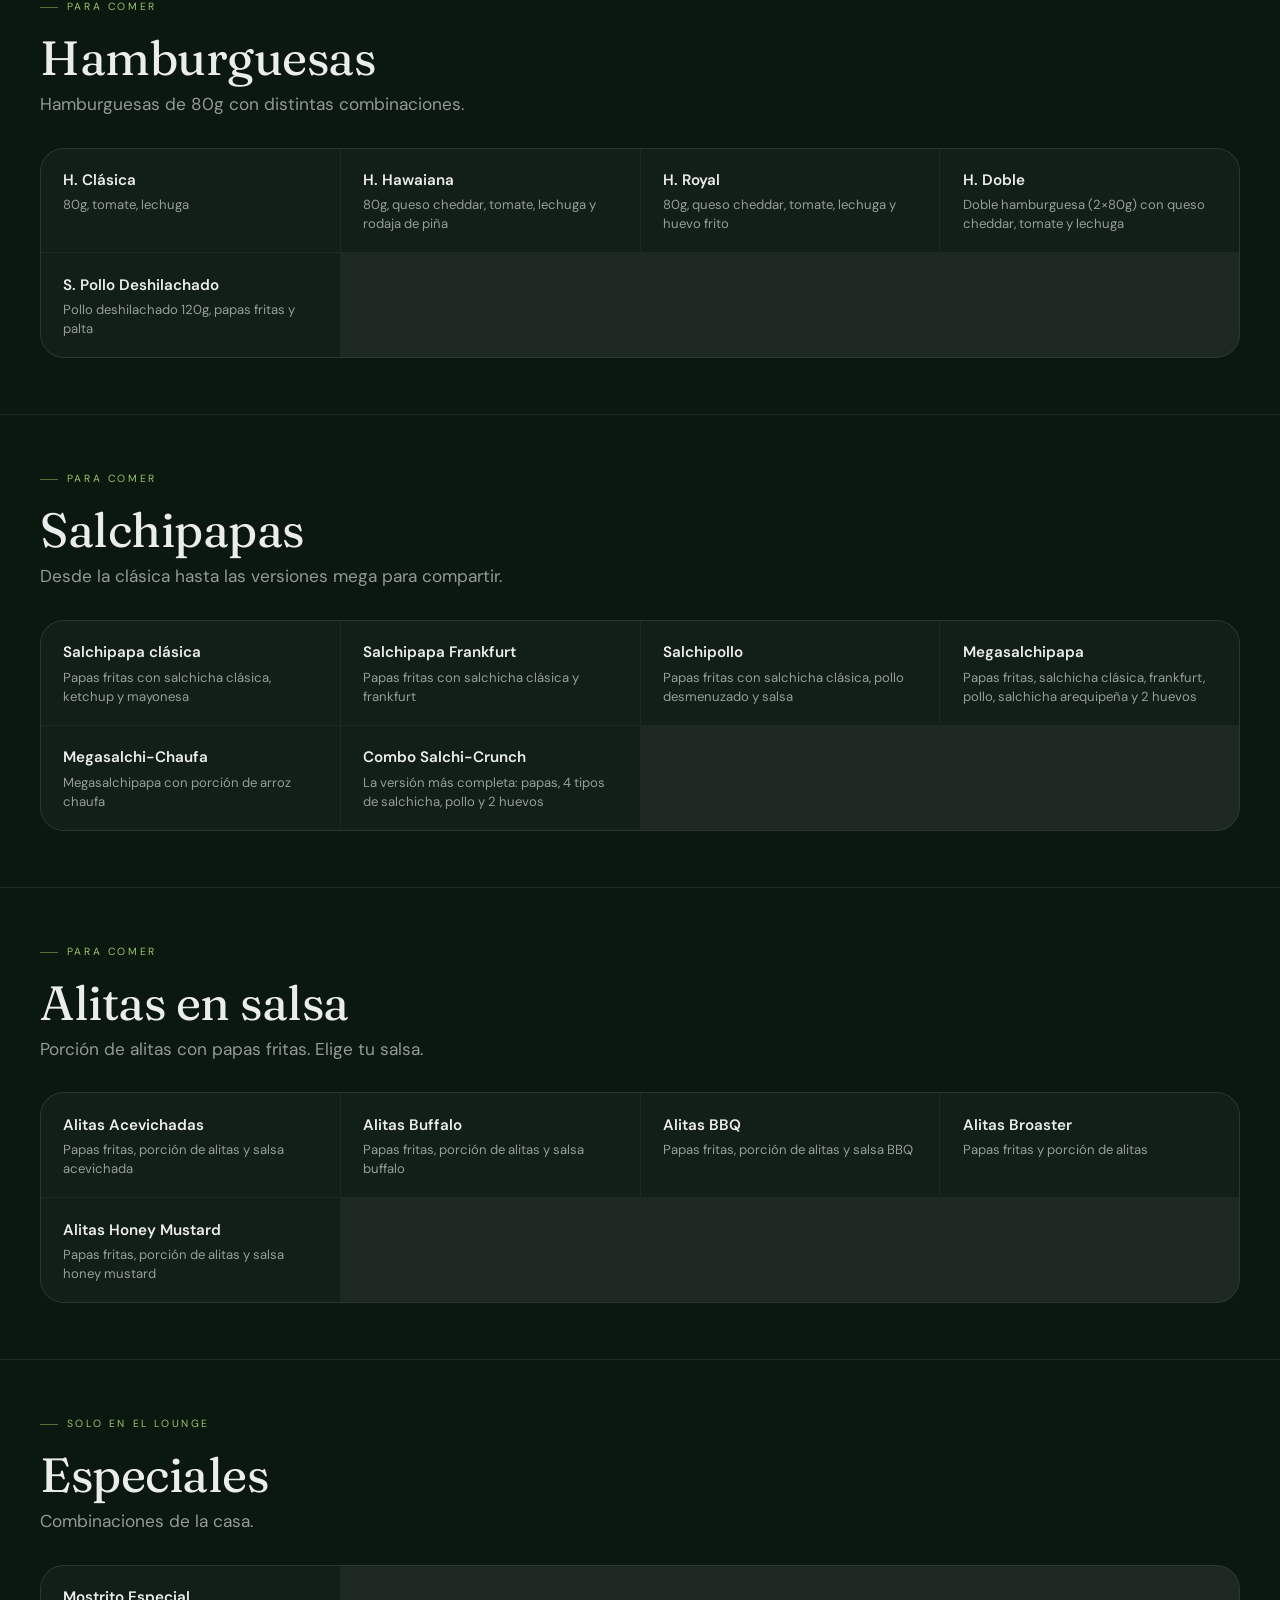
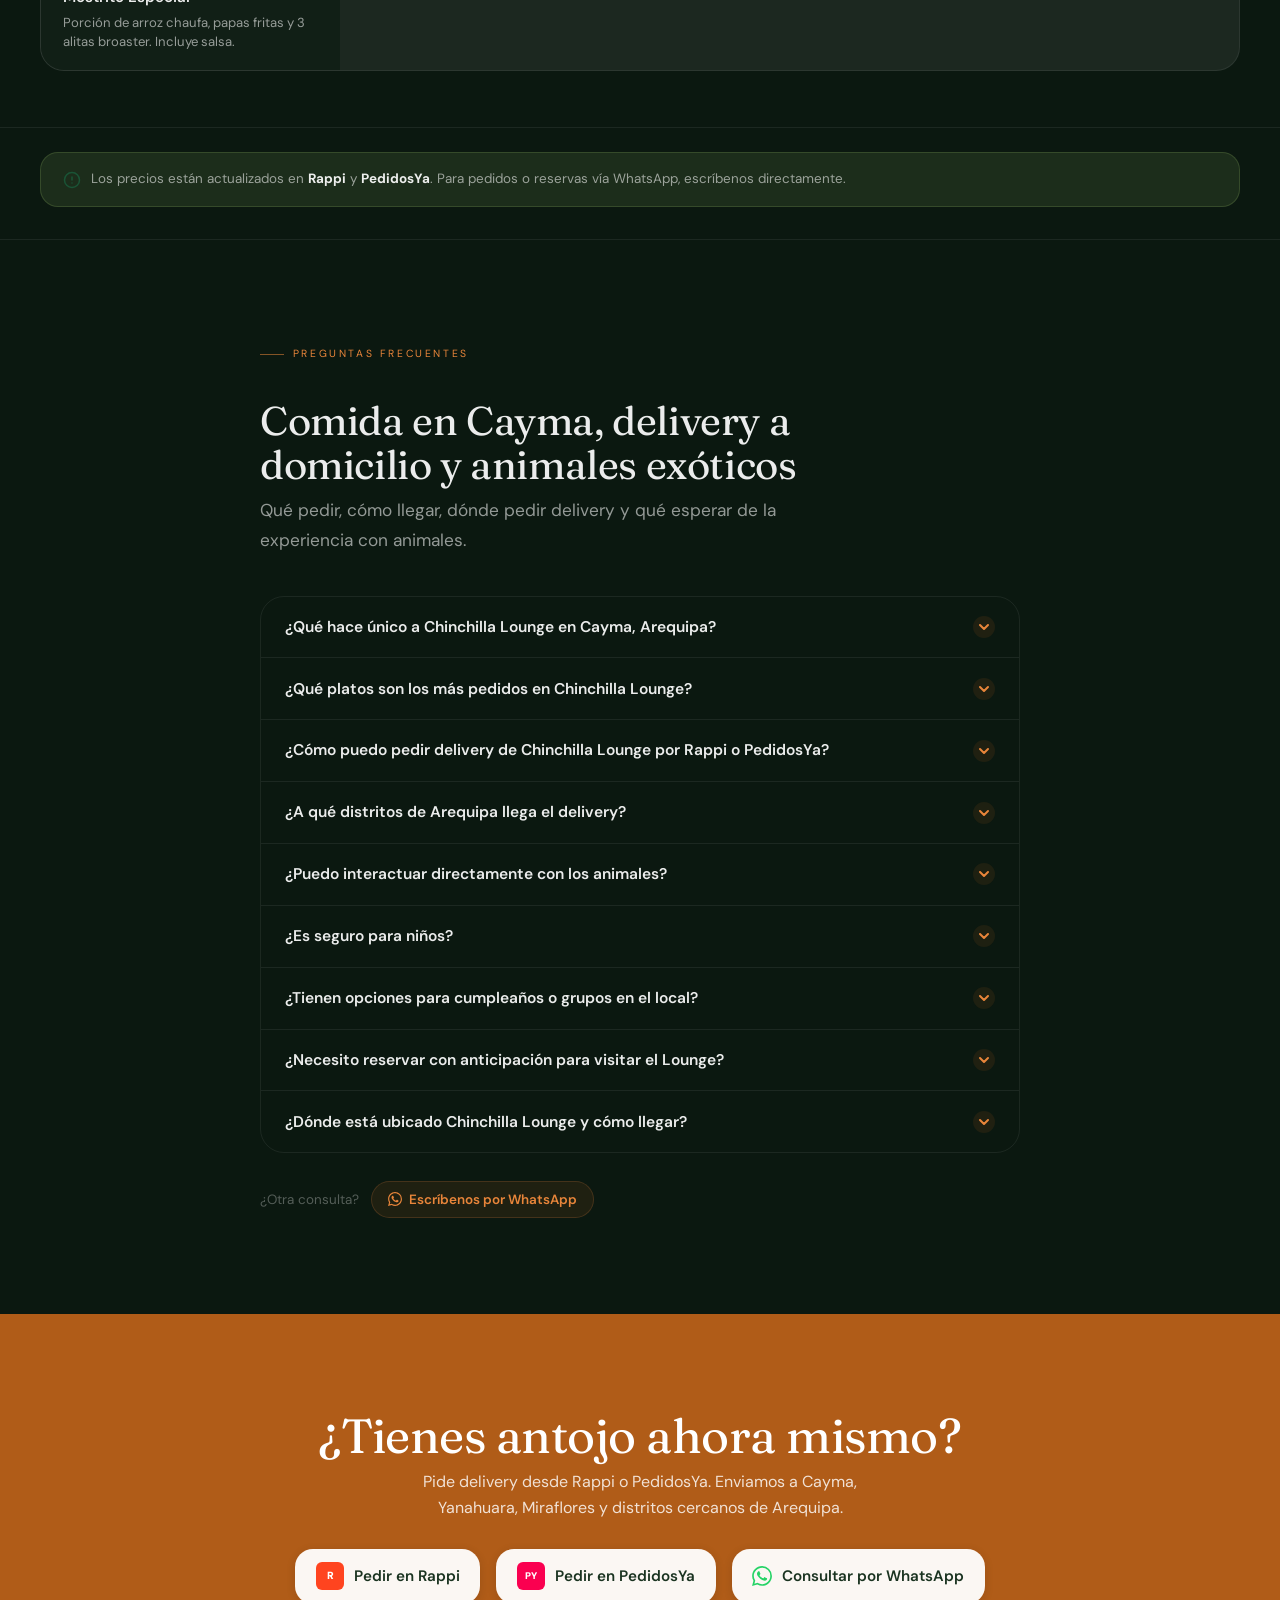
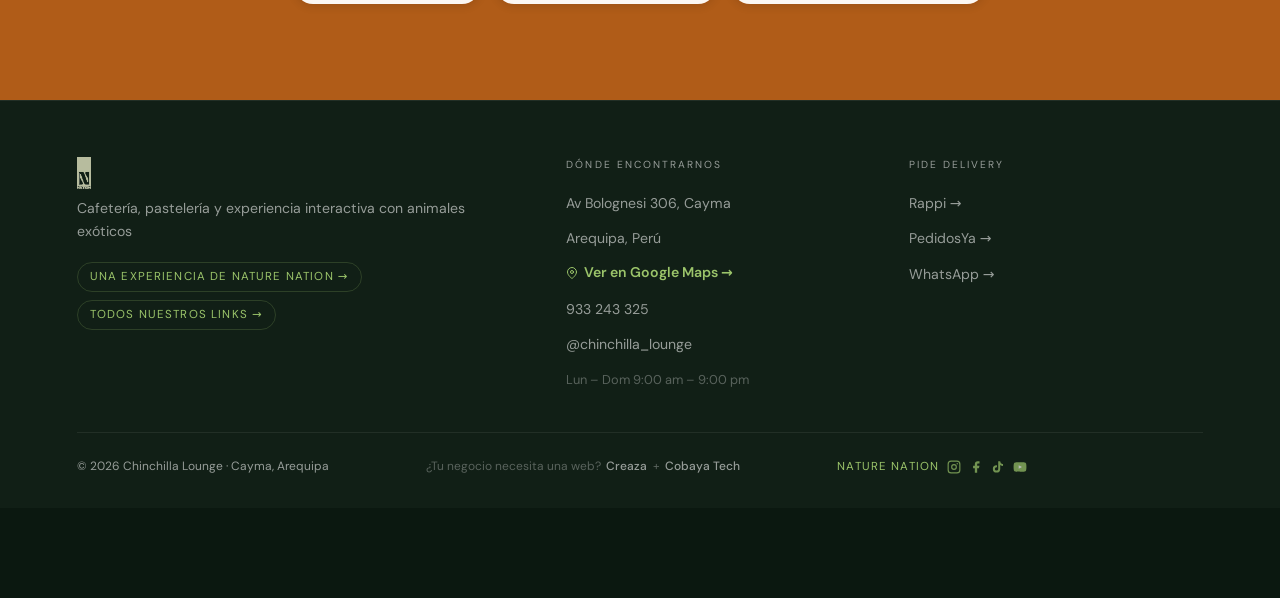
<file: menu/index.html>
<!doctype html><title>Redirecting to: /carta</title><meta http-equiv="refresh" content="0;url=/carta"><meta name="robots" content="noindex"><link rel="canonical" href="https://terrarios-bioactivos.com/carta"><body>	<a href="/carta">Redirecting from <code>/menu/</code> to <code>/carta</code></a></body>
</file>
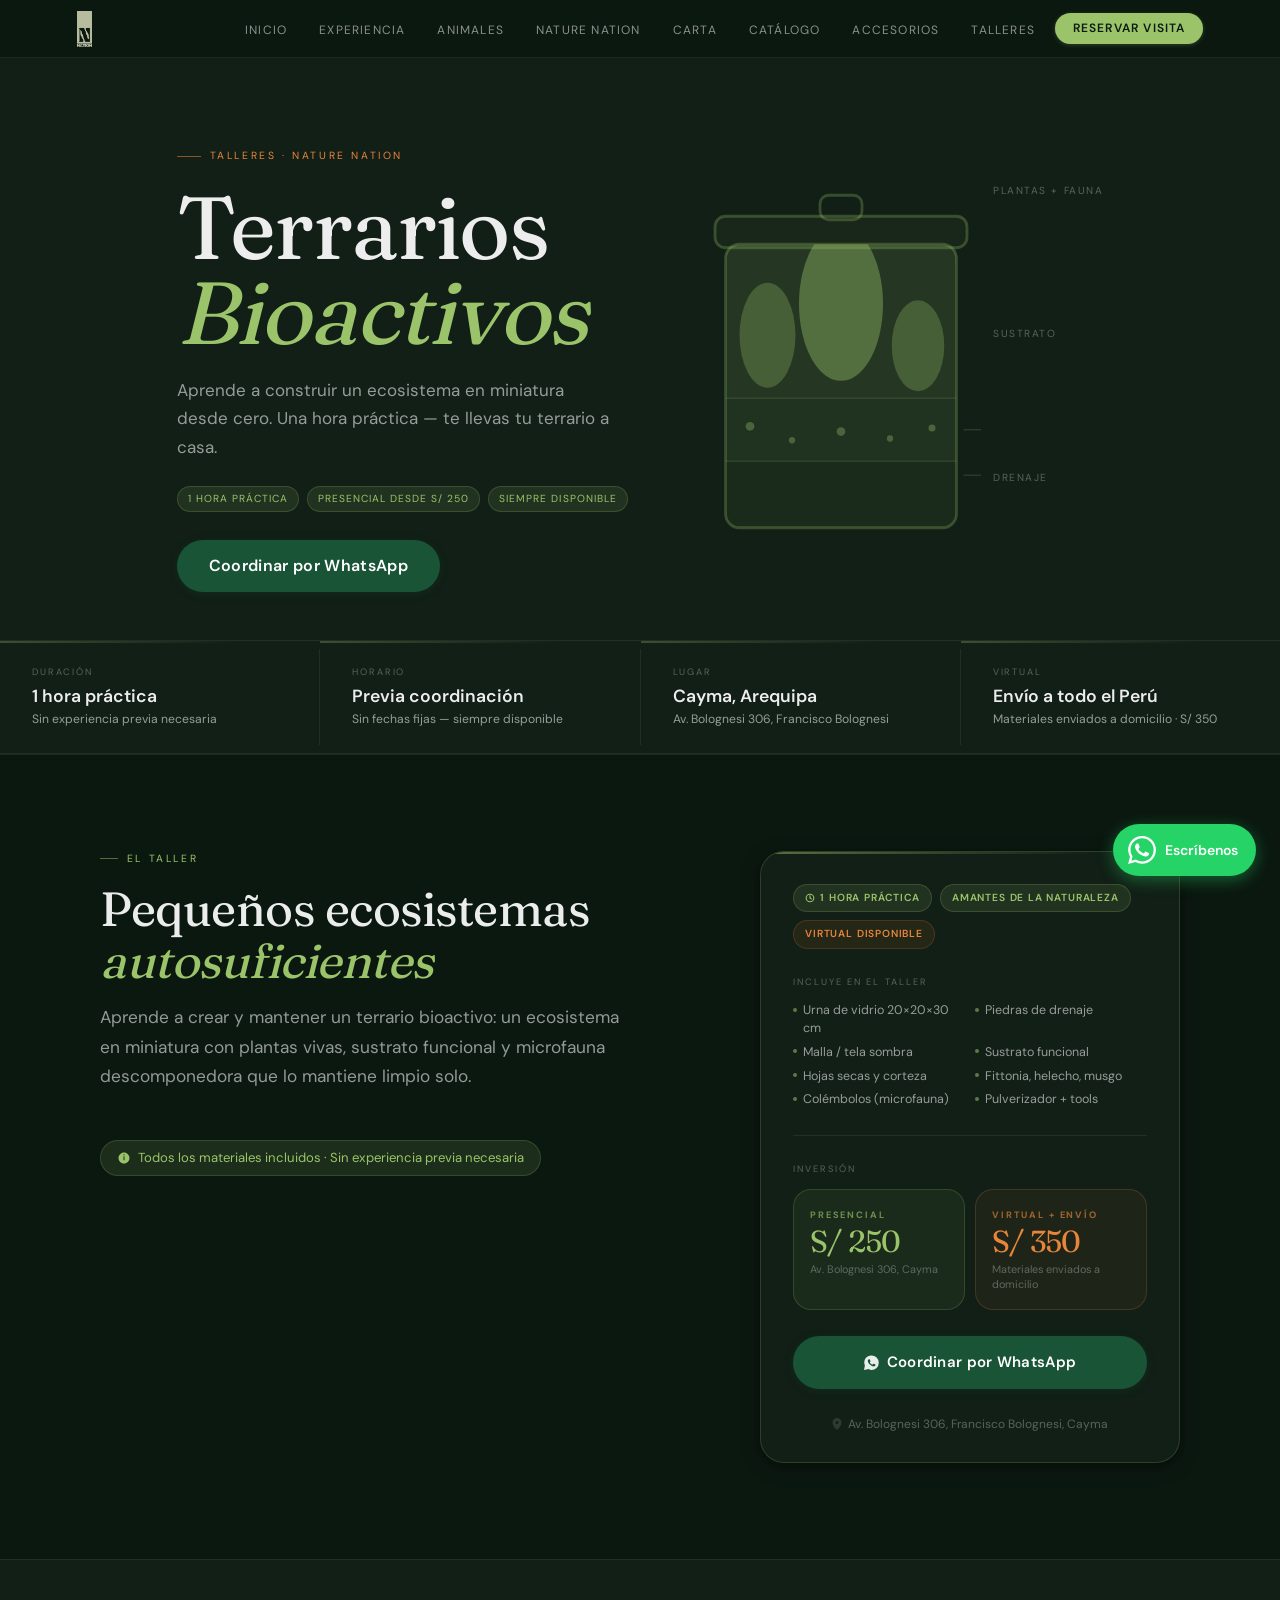
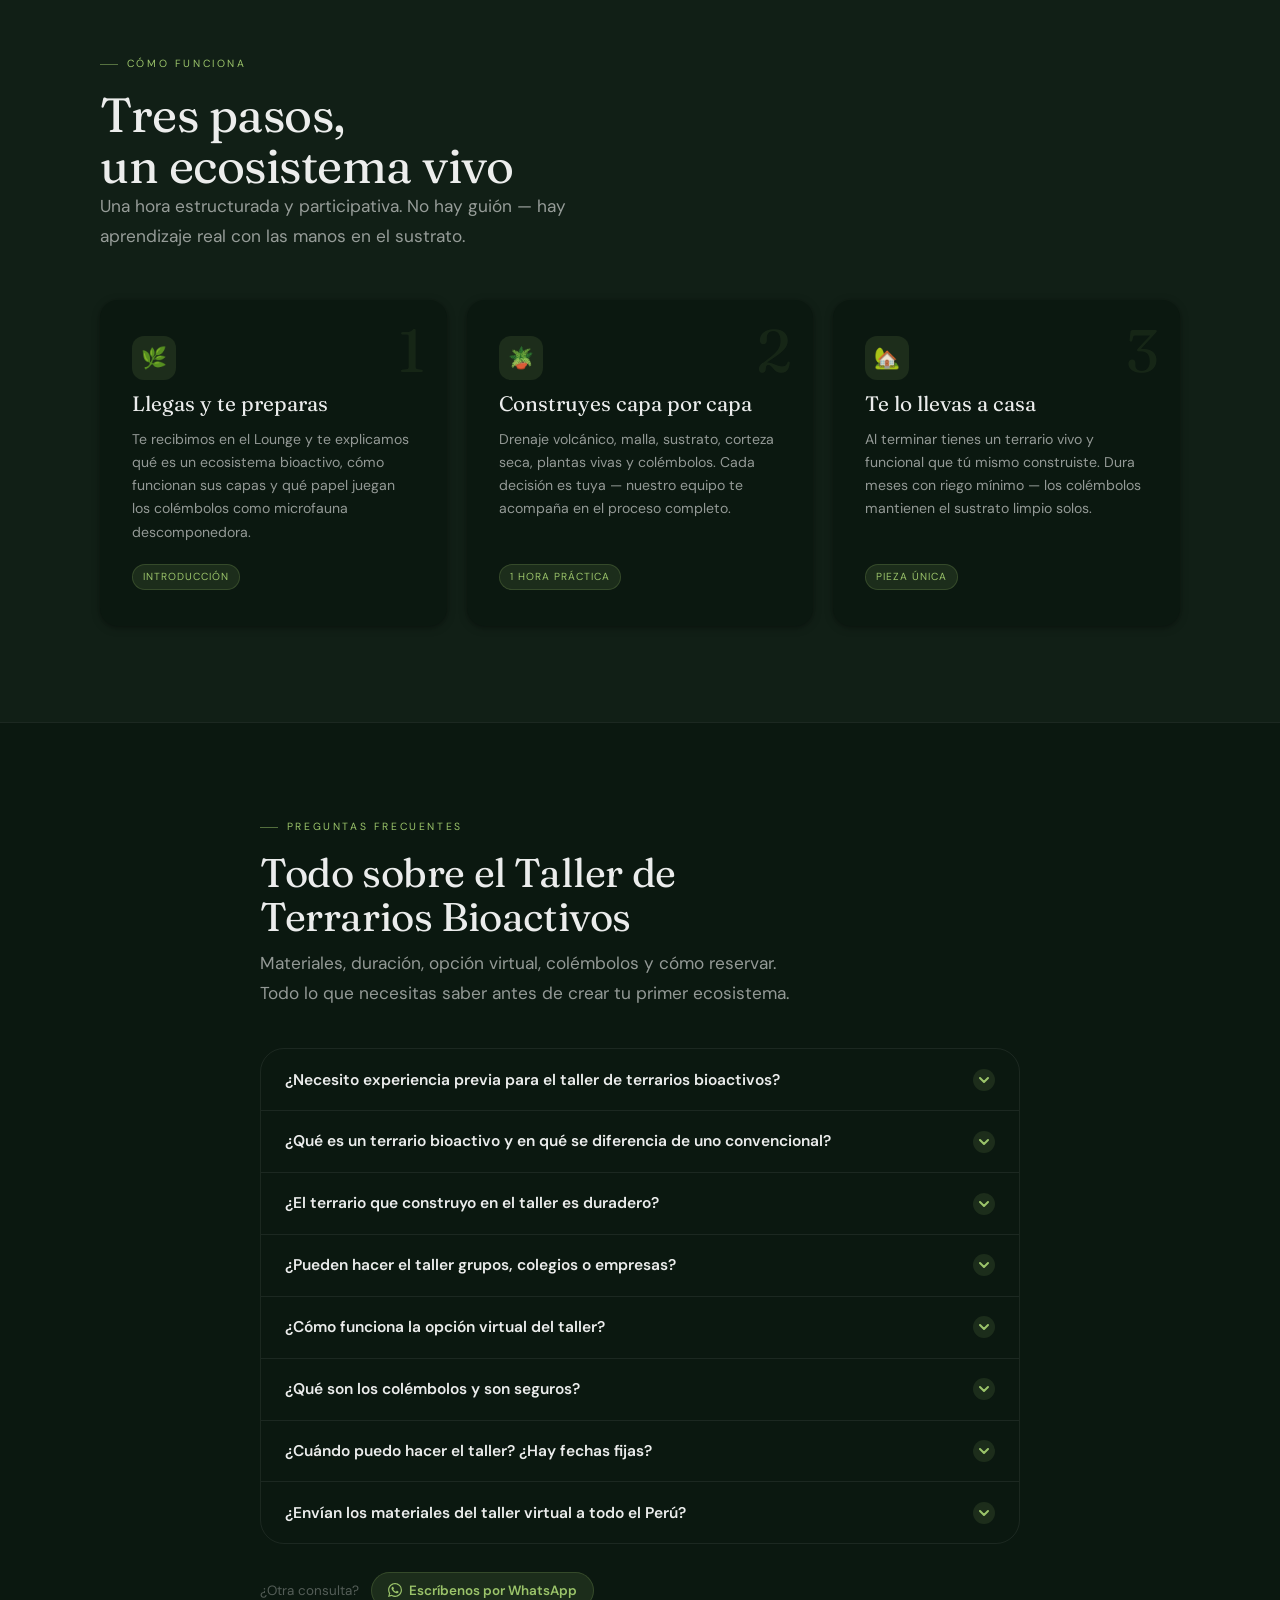
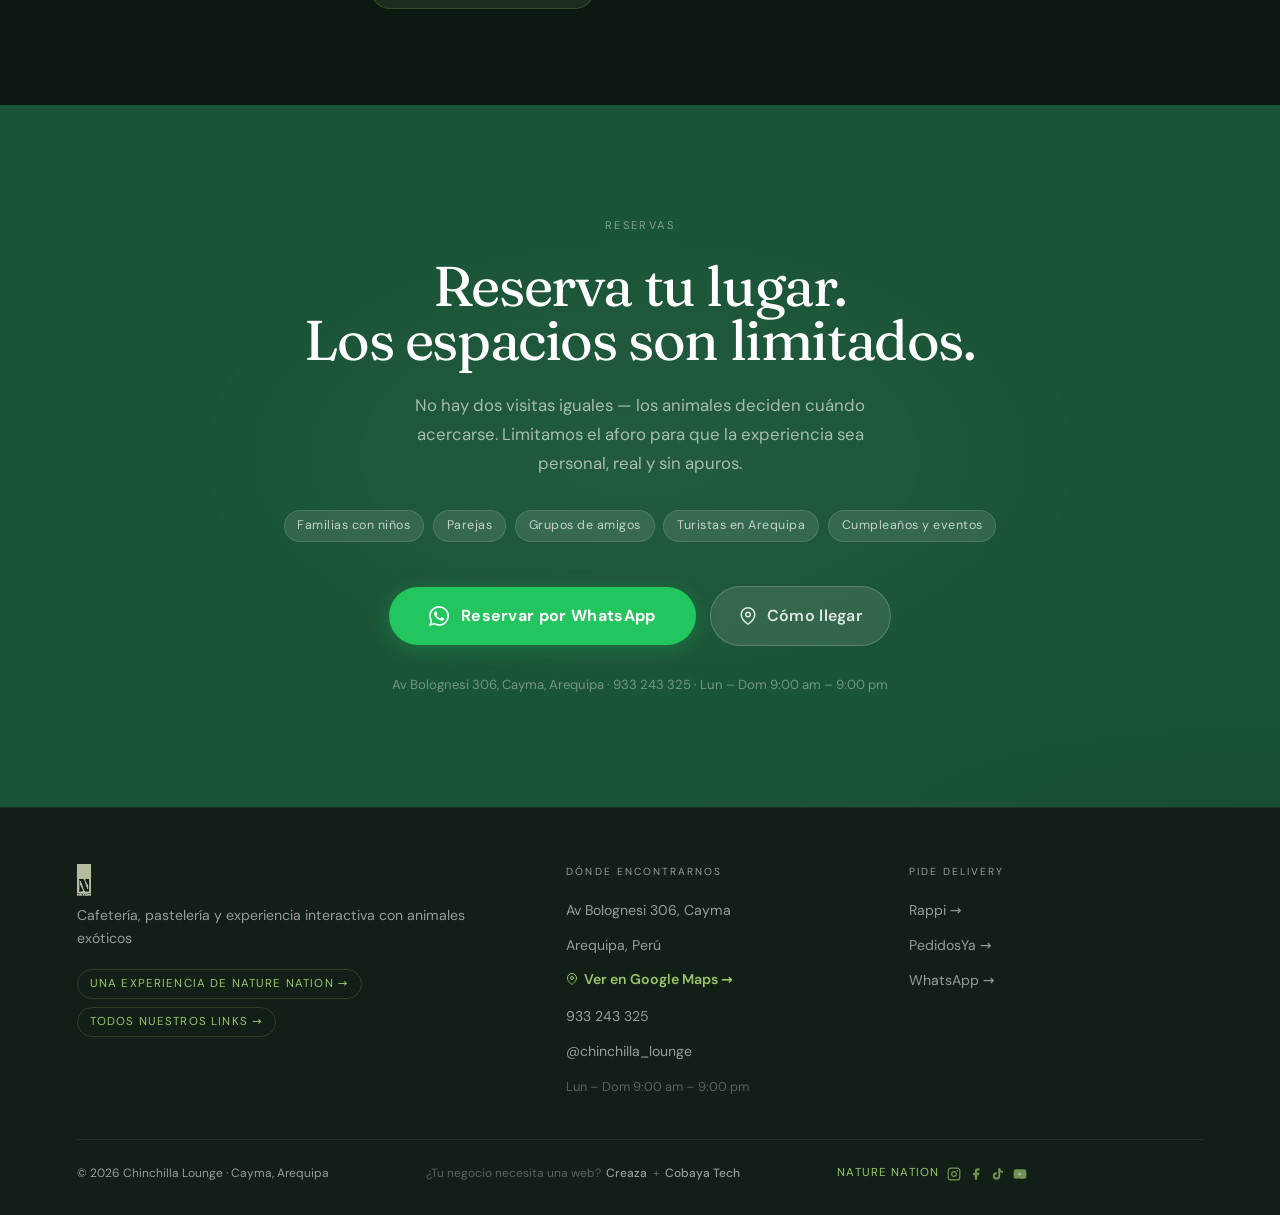
<file: talleres/index.html>
<!DOCTYPE html><html lang="es-PE" data-astro-cid-37fxchfa> <head><!-- Google Tag Manager --><script>(function(w,d,s,l,i){w[l]=w[l]||[];w[l].push({'gtm.start':
    new Date().getTime(),event:'gtm.js'});var f=d.getElementsByTagName(s)[0],
    j=d.createElement(s),dl=l!='dataLayer'?'&l='+l:'';j.async=true;j.src=
    'https://www.googletagmanager.com/gtm.js?id='+i+dl;f.parentNode.insertBefore(j,f);
    })(window,document,'script','dataLayer','GTM-THWMPSHL');</script><!-- End Google Tag Manager --><meta charset="UTF-8"><meta name="viewport" content="width=device-width, initial-scale=1"><meta name="theme-color" content="#0B1810"><!-- Anti-flash: restaura tema antes del primer paint --><script>
      (function(){
        var t = localStorage.getItem('cl-theme');
        if (t === 'light') document.documentElement.setAttribute('data-theme','light');
      })();
    </script><link rel="icon" type="image/svg+xml" href="/favicon.svg"><link rel="sitemap" href="/sitemap-index.xml"><title>Taller de Terrarios Bioactivos en Arequipa — Nature Nation</title><meta name="description" content="Aprende a crear un terrario bioactivo en 1 hora. Presencial en Cayma, Arequipa (S/ 250) o virtual con materiales enviados a domicilio (S/ 350). Sin experiencia previa necesaria. Te llevas tu ecosistema a casa."><meta name="robots" content="index, follow, max-snippet:-1, max-image-preview:large, max-video-preview:-1"><link rel="canonical" href="https://terrarios-bioactivos.com/talleres/"><meta property="og:type" content="website"><meta property="og:url" content="https://terrarios-bioactivos.com/talleres/"><meta property="og:title" content="Taller de Terrarios Bioactivos en Arequipa — Nature Nation"><meta property="og:description" content="Aprende a crear un terrario bioactivo en 1 hora. Presencial en Cayma, Arequipa (S/ 250) o virtual con materiales enviados a domicilio (S/ 350). Sin experiencia previa necesaria. Te llevas tu ecosistema a casa."><meta property="og:image" content="https://terrarios-bioactivos.com/og-default.webp"><meta property="og:locale" content="es_PE"><meta property="og:site_name" content="Chinchilla Lounge"><meta name="twitter:card" content="summary_large_image"><meta name="twitter:title" content="Taller de Terrarios Bioactivos en Arequipa — Nature Nation"><meta name="twitter:description" content="Aprende a crear un terrario bioactivo en 1 hora. Presencial en Cayma, Arequipa (S/ 250) o virtual con materiales enviados a domicilio (S/ 350). Sin experiencia previa necesaria. Te llevas tu ecosistema a casa."><meta name="twitter:image" content="https://terrarios-bioactivos.com/og-default.webp"><script type="application/ld+json">{"@context":"https://schema.org","@type":["CafeOrCoffeeShop","FoodEstablishment","TouristAttraction"],"@id":"https://terrarios-bioactivos.com/#local","name":"Chinchilla Lounge","description":"Nature Nation: diseño de terrarios y paludarios en Arequipa. Visita Chinchilla Lounge — cafetería con animales exóticos en Cayma. Delivery vía Rappi y PedidosYa.","url":"https://terrarios-bioactivos.com","telephone":"+51933243325","address":{"@type":"PostalAddress","streetAddress":"Av Bolognesi 306","addressLocality":"Cayma","addressRegion":"Arequipa","addressCountry":"PE"},"geo":{"@type":"GeoCoordinates","latitude":-16.3882,"longitude":-71.5406},"openingHoursSpecification":[{"@type":"OpeningHoursSpecification","dayOfWeek":["Monday","Tuesday","Wednesday","Thursday","Friday","Saturday","Sunday"],"opens":"09:00","closes":"21:00"},{"@type":"OpeningHoursSpecification","dayOfWeek":["Monday","Wednesday","Thursday","Friday","Saturday","Sunday"],"opens":"17:00","closes":"22:00","description":"Delivery"}],"servesCuisine":["Cafetería","Pastelería","Comida Rápida"],"hasMenu":"https://terrarios-bioactivos.com/carta","sameAs":["https://www.instagram.com/chinchilla_lounge/","https://www.rappi.com.pe/arequipa/restaurantes/delivery/72146-chinchilla-lounge","https://www.pedidosya.com.pe/restaurantes/arequipa/chinchilla-lounge-40beed19-ba96-4db1-8673-0106699a7810-menu"],"priceRange":"S/ 10 – S/ 35","potentialAction":[{"@type":"OrderAction","target":{"@type":"EntryPoint","urlTemplate":"https://www.rappi.com.pe/arequipa/restaurantes/delivery/72146-chinchilla-lounge","inLanguage":"es-PE","actionPlatform":["http://schema.org/DesktopWebPlatform","http://schema.org/MobileWebPlatform","http://schema.org/IOSPlatform","http://schema.org/AndroidPlatform"]}},{"@type":"OrderAction","target":{"@type":"EntryPoint","urlTemplate":"https://www.pedidosya.com.pe/restaurantes/arequipa/chinchilla-lounge-40beed19-ba96-4db1-8673-0106699a7810-menu","inLanguage":"es-PE","actionPlatform":["http://schema.org/DesktopWebPlatform","http://schema.org/MobileWebPlatform"]}}],"areaServed":["Cayma","Yanahuara","Miraflores","Cercado de Arequipa","Arequipa"],"touristType":["Families with children","Backpacker","Nature lovers"],"isAccessibleForFree":false,"availableLanguage":{"@type":"Language","name":"Spanish"}}</script><script type="application/ld+json">{"@context":"https://schema.org","@type":"FAQPage","mainEntity":[{"@type":"Question","name":"¿Necesito experiencia previa para el taller de terrarios bioactivos?","acceptedAnswer":{"@type":"Answer","text":"No. El taller está diseñado para todo público sin importar si nunca has trabajado con plantas o terrarios. Nuestro equipo te guía en cada paso, desde el drenaje hasta la colocación de los colémbolos."}},{"@type":"Question","name":"¿Qué es un terrario bioactivo y en qué se diferencia de uno convencional?","acceptedAnswer":{"@type":"Answer","text":"Un terrario convencional usa sustrato inerte y requiere limpieza manual constante. Un terrario bioactivo incluye microfauna viva — colémbolos — que se alimentan de materia orgánica muerta y mantienen el sustrato limpio de forma natural. Es un sistema autorregulado que imita el suelo del bosque tropical."}},{"@type":"Question","name":"¿El terrario que construyo en el taller es duradero?","acceptedAnswer":{"@type":"Answer","text":"Sí. Con los cuidados básicos que te enseñamos — hidratación periódica, luz indirecta y ventilación adecuada — el terrario puede durar meses e incluso años. Las plantas y los colémbolos se sostienen dentro del ecosistema con mínima intervención."}},{"@type":"Question","name":"¿Pueden hacer el taller grupos, colegios o empresas?","acceptedAnswer":{"@type":"Answer","text":"Sí. Ofrecemos sesiones grupales para colegios, universidades, cumpleaños, teambuilding y eventos corporativos. El número de participantes y el horario se coordinan directamente por WhatsApp según disponibilidad."}},{"@type":"Question","name":"¿Cómo funciona la opción virtual del taller?","acceptedAnswer":{"@type":"Answer","text":"Para la opción virtual (S/ 350), enviamos todos los materiales a tu domicilio dentro del Perú. La sesión se realiza en videollamada con nuestro equipo en el horario que coordines. Recibes exactamente los mismos materiales que en la sesión presencial."}},{"@type":"Question","name":"¿Qué son los colémbolos y son seguros?","acceptedAnswer":{"@type":"Answer","text":"Los colémbolos son microartrópodos de apenas 1–2 mm, sin veneno y completamente inofensivos para los humanos. Son descomponedores naturales: consumen materia orgánica muerta dentro del terrario y mantienen el sustrato limpio. Son la clave de que el ecosistema sea \"bioactivo\"."}},{"@type":"Question","name":"¿Cuándo puedo hacer el taller? ¿Hay fechas fijas?","acceptedAnswer":{"@type":"Answer","text":"El taller está siempre disponible sin fechas fijas — se coordina directamente según tu disponibilidad. Escríbenos por WhatsApp y acordamos el día y la hora que mejor te funcione."}},{"@type":"Question","name":"¿Envían los materiales del taller virtual a todo el Perú?","acceptedAnswer":{"@type":"Answer","text":"Sí. Los materiales del taller virtual se envían a cualquier ciudad del Perú. Los costos y tiempos de envío se coordinan por WhatsApp antes de confirmar la reserva."}}]}</script><script type="application/ld+json">{"@context":"https://schema.org","@type":"Course","name":"Taller de Terrarios Bioactivos","description":"Aprende a crear un terrario bioactivo desde cero: un ecosistema en miniatura con plantas vivas, sustrato funcional y microfauna descomponedora. 1 hora práctica. Te llevas tu terrario a casa.","provider":{"@type":"Organization","name":"Nature Nation","url":"https://terrarios-bioactivos.com","address":{"@type":"PostalAddress","streetAddress":"Av Bolognesi 306","addressLocality":"Cayma","addressRegion":"Arequipa","addressCountry":"PE"}},"offers":[{"@type":"Offer","name":"Presencial","price":"250","priceCurrency":"PEN","availability":"https://schema.org/InStock","url":"https://terrarios-bioactivos.com/talleres"},{"@type":"Offer","name":"Virtual con materiales enviados a domicilio","price":"350","priceCurrency":"PEN","availability":"https://schema.org/InStock","url":"https://terrarios-bioactivos.com/talleres"}],"educationalLevel":"Beginner","inLanguage":"es-PE","timeRequired":"PT1H","courseMode":["Onsite","Online"],"hasCourseInstance":[{"@type":"CourseInstance","courseMode":"Onsite","location":{"@type":"Place","name":"Chinchilla Lounge — Nature Nation","address":{"@type":"PostalAddress","streetAddress":"Av Bolognesi 306","addressLocality":"Cayma","addressRegion":"Arequipa","addressCountry":"PE"}}}]}</script><script type="application/ld+json">{"@context":"https://schema.org","@type":"BreadcrumbList","itemListElement":[{"@type":"ListItem","position":1,"name":"Chinchilla Lounge","item":"https://terrarios-bioactivos.com"},{"@type":"ListItem","position":2,"name":"Talleres","item":"https://terrarios-bioactivos.com/talleres"}]}</script><link rel="stylesheet" href="/_astro/accesorios.4-vRJxWq.css">
<link rel="stylesheet" href="/_astro/accesorios.b8leOQ25.css">
<style>.faq-sec[data-astro-cid-4j5dlmku]{border-top:1px solid var(--border)}.faq-content[data-astro-cid-4j5dlmku]{max-width:760px;margin:0 auto}.faq-h2[data-astro-cid-4j5dlmku]{font-size:clamp(1.875rem,3.5vw,2.5rem);line-height:1.1;letter-spacing:-.01em;margin-bottom:.6rem}.faq-lead[data-astro-cid-4j5dlmku]{margin-bottom:2.5rem}.faq-list[data-astro-cid-4j5dlmku]{border:1px solid var(--border);border-radius:var(--r-lg);overflow:hidden}.faq-item[data-astro-cid-4j5dlmku]{border-bottom:1px solid var(--border)}.faq-item[data-astro-cid-4j5dlmku]:last-child{border-bottom:none}summary[data-astro-cid-4j5dlmku]{display:flex;align-items:center;justify-content:space-between;gap:1.25rem;padding:1.2rem 1.5rem;cursor:pointer;list-style:none;user-select:none;-webkit-user-select:none;transition:background .15s}summary[data-astro-cid-4j5dlmku]::-webkit-details-marker{display:none}.faq-q[data-astro-cid-4j5dlmku]{font-size:.97rem;font-weight:600;color:var(--text);line-height:1.45}.faq-green[data-astro-cid-4j5dlmku] summary[data-astro-cid-4j5dlmku]:hover{background:var(--surface-g)}.faq-green[data-astro-cid-4j5dlmku] details[data-astro-cid-4j5dlmku][open]>summary[data-astro-cid-4j5dlmku]{background:var(--surface-g)}.faq-green[data-astro-cid-4j5dlmku] details[data-astro-cid-4j5dlmku][open]>summary[data-astro-cid-4j5dlmku] .faq-q[data-astro-cid-4j5dlmku]{color:var(--green-fg)}.faq-green[data-astro-cid-4j5dlmku] .faq-chevron[data-astro-cid-4j5dlmku]{color:var(--green-fg);background:var(--green-lt)}.faq-amber[data-astro-cid-4j5dlmku] summary[data-astro-cid-4j5dlmku]:hover{background:var(--surface-a)}.faq-amber[data-astro-cid-4j5dlmku] details[data-astro-cid-4j5dlmku][open]>summary[data-astro-cid-4j5dlmku]{background:var(--surface-a)}.faq-amber[data-astro-cid-4j5dlmku] details[data-astro-cid-4j5dlmku][open]>summary[data-astro-cid-4j5dlmku] .faq-q[data-astro-cid-4j5dlmku]{color:var(--amber-fg)}.faq-amber[data-astro-cid-4j5dlmku] .faq-chevron[data-astro-cid-4j5dlmku]{color:var(--amber-fg);background:var(--amber-lt)}.faq-chevron[data-astro-cid-4j5dlmku]{flex-shrink:0;width:22px;height:22px;border-radius:50%;display:flex;align-items:center;justify-content:center;transition:transform .2s}details[data-astro-cid-4j5dlmku][open]>summary[data-astro-cid-4j5dlmku] .faq-chevron[data-astro-cid-4j5dlmku]{transform:rotate(180deg)}.faq-body[data-astro-cid-4j5dlmku]{padding:0 1.5rem 1.3rem;font-size:.93rem;color:var(--mid);line-height:1.72}.faq-footer[data-astro-cid-4j5dlmku]{margin-top:1.75rem;display:flex;align-items:center;gap:.75rem;flex-wrap:wrap}.faq-cta-label[data-astro-cid-4j5dlmku]{font-size:.84rem;color:var(--soft)}.faq-cta-link[data-astro-cid-4j5dlmku]{display:inline-flex;align-items:center;gap:.45rem;font-size:.84rem;font-weight:600;text-decoration:none;border-radius:var(--r-pill);padding:.4rem 1rem;transition:background .15s,transform .12s}.faq-cta-link[data-astro-cid-4j5dlmku]:hover{transform:translateY(-1px)}.faq-green[data-astro-cid-4j5dlmku] .faq-cta-link[data-astro-cid-4j5dlmku]{color:var(--green-fg);background:var(--green-lt);border:1px solid var(--green-bd)}.faq-green[data-astro-cid-4j5dlmku] .faq-cta-link[data-astro-cid-4j5dlmku]:hover{background:var(--green-bd)}.faq-amber[data-astro-cid-4j5dlmku] .faq-cta-link[data-astro-cid-4j5dlmku]{color:var(--amber-fg);background:var(--amber-lt);border:1px solid var(--amber-bd)}.faq-amber[data-astro-cid-4j5dlmku] .faq-cta-link[data-astro-cid-4j5dlmku]:hover{background:var(--amber-bd)}@media(max-width:768px){summary[data-astro-cid-4j5dlmku]{padding:1rem 1.1rem}.faq-body[data-astro-cid-4j5dlmku]{padding:0 1.1rem 1.1rem}}
.res-sec[data-astro-cid-rz3zw33p]{background:var(--green);padding:7rem 2.5rem;text-align:center;position:relative;overflow:hidden}.res-sec[data-astro-cid-rz3zw33p]:before{content:"";position:absolute;inset:0;background:radial-gradient(ellipse 60% 60% at 50% 50%,rgba(255,255,255,.04) 0%,transparent 60%),radial-gradient(ellipse 100% 40% at 100% 100%,rgba(0,0,0,.07) 0%,transparent 50%);pointer-events:none}.res-eyebrow[data-astro-cid-rz3zw33p]{font-size:.7rem;letter-spacing:.22em;text-transform:uppercase;color:#ffffff73;margin-bottom:1.5rem;position:relative;z-index:1}.res-h2[data-astro-cid-rz3zw33p]{font-family:var(--font-serif);font-weight:400;font-size:clamp(2rem,4.5vw,3.5rem);line-height:.97;letter-spacing:-.025em;color:#fff;text-wrap:balance;margin:0 auto 1.5rem;position:relative;z-index:1}.res-lead[data-astro-cid-rz3zw33p]{font-size:1.05rem;color:#fff9;max-width:460px;margin:0 auto 2rem;line-height:1.72;position:relative;z-index:1}.res-chips[data-astro-cid-rz3zw33p]{display:flex;justify-content:center;flex-wrap:wrap;gap:.55rem;margin-bottom:2.75rem;position:relative;z-index:1}.res-chip[data-astro-cid-rz3zw33p]{padding:.32rem .8rem;border-radius:var(--r-pill);background:#ffffff1a;color:#ffffffb3;font-size:.78rem;letter-spacing:.04em;border:1px solid rgba(255,255,255,.12)}.res-cta-row[data-astro-cid-rz3zw33p]{display:flex;justify-content:center;align-items:center;gap:.9rem;flex-wrap:wrap;position:relative;z-index:1}.wa-btn[data-astro-cid-rz3zw33p]{display:inline-flex;align-items:center;gap:.75rem;background:#22c55e;color:#fff;padding:1rem 2.5rem;border-radius:var(--r-pill);font-size:1rem;font-weight:700;letter-spacing:.02em;text-decoration:none;box-shadow:0 4px 20px #22c55e4d;transition:background .2s,transform .15s,box-shadow .2s}.wa-btn[data-astro-cid-rz3zw33p]:hover{background:#16a34a;transform:translateY(-2px);box-shadow:0 8px 28px #22c55e61}.maps-btn[data-astro-cid-rz3zw33p]{display:inline-flex;align-items:center;gap:.6rem;background:#ffffff1a;color:#ffffffd9;padding:1rem 1.75rem;border-radius:var(--r-pill);font-size:1rem;font-weight:600;letter-spacing:.02em;text-decoration:none;border:1px solid rgba(255,255,255,.18);transition:background .2s,transform .15s}.maps-btn[data-astro-cid-rz3zw33p]:hover{background:#ffffff2e;transform:translateY(-2px)}.res-addr[data-astro-cid-rz3zw33p]{margin-top:1.75rem;font-size:.82rem;color:#ffffff61;position:relative;z-index:1}@media(max-width:768px){.res-sec[data-astro-cid-rz3zw33p]{padding:5rem 1.5rem}}
</style>
<link rel="stylesheet" href="/_astro/talleres.BIvyLUu1.css"></head> <body data-astro-cid-37fxchfa> <!-- Google Tag Manager (noscript) --> <noscript><iframe src="https://www.googletagmanager.com/ns.html?id=GTM-THWMPSHL" height="0" width="0" style="display:none;visibility:hidden" data-astro-cid-37fxchfa></iframe></noscript> <!-- End Google Tag Manager (noscript) -->  <header id="site-header" data-astro-cid-3ef6ksr2> <nav data-astro-cid-3ef6ksr2> <a class="nav-brand" href="/" aria-label="Chinchilla Lounge — inicio" data-astro-cid-3ef6ksr2> <img src="/images/nn-logo.png" alt="Nature Nation" class="nav-logo" width="17" height="40" loading="eager" decoding="async" data-astro-cid-3ef6ksr2> </a> <ul class="nav-links" role="list" data-astro-cid-3ef6ksr2> <li data-astro-cid-3ef6ksr2><a href="/" data-astro-cid-3ef6ksr2>Inicio</a></li><li data-astro-cid-3ef6ksr2><a href="/#experiencia" data-astro-cid-3ef6ksr2>Experiencia</a></li><li data-astro-cid-3ef6ksr2><a href="/#animales" data-astro-cid-3ef6ksr2>Animales</a></li><li data-astro-cid-3ef6ksr2><a href="/#nature-nation" data-astro-cid-3ef6ksr2>Nature Nation</a></li><li data-astro-cid-3ef6ksr2><a href="/carta" data-astro-cid-3ef6ksr2>Carta</a></li><li data-astro-cid-3ef6ksr2><a href="/catalogo" data-astro-cid-3ef6ksr2>Catálogo</a></li><li data-astro-cid-3ef6ksr2><a href="/accesorios" data-astro-cid-3ef6ksr2>Accesorios</a></li><li data-astro-cid-3ef6ksr2><a href="/talleres" data-astro-cid-3ef6ksr2>Talleres</a></li> </ul> <div class="nav-actions" data-astro-cid-3ef6ksr2> <a href="https://wa.me/51933243325?text=Hola!%20Quiero%20hacer%20un%20pedido%20o%20reservar%20una%20visita%20al%20Chinchilla%20Lounge.%20%C2%BFMe%20pueden%20ayudar%3F" target="_blank" rel="noopener noreferrer" class="nav-cta" data-ga-event="cta_click" data-ga-type="whatsapp" data-ga-location="nav" data-astro-cid-3ef6ksr2>Reservar visita</a> <button class="nav-toggle" aria-label="Abrir menú" aria-expanded="false" aria-controls="mobile-menu" data-astro-cid-3ef6ksr2> <svg width="20" height="14" viewBox="0 0 20 14" fill="none" stroke="currentColor" stroke-width="1.6" stroke-linecap="round" aria-hidden="true" data-astro-cid-3ef6ksr2> <line x1="0" y1="1" x2="20" y2="1" data-astro-cid-3ef6ksr2></line> <line x1="0" y1="7" x2="20" y2="7" data-astro-cid-3ef6ksr2></line> <line x1="0" y1="13" x2="20" y2="13" data-astro-cid-3ef6ksr2></line> </svg> </button> </div> </nav> <div id="mobile-menu" class="mobile-menu" aria-hidden="true" hidden data-astro-cid-3ef6ksr2> <ul role="list" data-astro-cid-3ef6ksr2> <li data-astro-cid-3ef6ksr2><a href="/" data-astro-cid-3ef6ksr2>Inicio</a></li><li data-astro-cid-3ef6ksr2><a href="/#experiencia" data-astro-cid-3ef6ksr2>Experiencia</a></li><li data-astro-cid-3ef6ksr2><a href="/#animales" data-astro-cid-3ef6ksr2>Animales</a></li><li data-astro-cid-3ef6ksr2><a href="/#nature-nation" data-astro-cid-3ef6ksr2>Nature Nation</a></li><li data-astro-cid-3ef6ksr2><a href="/carta" data-astro-cid-3ef6ksr2>Carta</a></li><li data-astro-cid-3ef6ksr2><a href="/catalogo" data-astro-cid-3ef6ksr2>Catálogo</a></li><li data-astro-cid-3ef6ksr2><a href="/accesorios" data-astro-cid-3ef6ksr2>Accesorios</a></li><li data-astro-cid-3ef6ksr2><a href="/talleres" data-astro-cid-3ef6ksr2>Talleres</a></li> <li data-astro-cid-3ef6ksr2> <a href="https://wa.me/51933243325?text=Hola!%20Quiero%20hacer%20un%20pedido%20o%20reservar%20una%20visita%20al%20Chinchilla%20Lounge.%20%C2%BFMe%20pueden%20ayudar%3F" target="_blank" rel="noopener noreferrer" class="mobile-cta" data-astro-cid-3ef6ksr2>Reservar visita →</a> </li> </ul> </div> </header>  <script type="module">const d=document.getElementById("site-header"),r=document.getElementById("hero-sentinel");r&&d?new IntersectionObserver(([s])=>{d.classList.toggle("scrolled",!s.isIntersecting)},{threshold:0}).observe(r):d?.classList.add("scrolled");const n=document.querySelector(".nav-toggle"),t=document.getElementById("mobile-menu");n?.addEventListener("click",()=>{const e=n.getAttribute("aria-expanded")==="true";n.setAttribute("aria-expanded",String(!e)),t.hidden=e,t.setAttribute("aria-hidden",String(e))});t?.querySelectorAll("a").forEach(e=>{e.addEventListener("click",()=>{n.setAttribute("aria-expanded","false"),t.hidden=!0,t.setAttribute("aria-hidden","true")})});</script> <main data-astro-cid-ouknmolh> <!-- ── HERO ── --> <section class="page-hero" data-astro-cid-ouknmolh> <div class="ph-wrap" data-astro-cid-ouknmolh> <div class="ph-left" data-astro-cid-ouknmolh> <div class="eyebrow" data-astro-cid-ouknmolh>Talleres · Nature Nation</div> <h1 data-astro-cid-ouknmolh>
Terrarios<br data-astro-cid-ouknmolh> <em data-astro-cid-ouknmolh>Bioactivos</em> </h1> <p class="ph-lead" data-astro-cid-ouknmolh>
Aprende a construir un ecosistema en miniatura desde cero.
            Una hora práctica — te llevas tu terrario a casa.
</p> <div class="ph-tags" data-astro-cid-ouknmolh> <span class="tag" data-astro-cid-ouknmolh>1 hora práctica</span> <span class="tag" data-astro-cid-ouknmolh>Presencial desde S/ 250</span> <span class="tag" data-astro-cid-ouknmolh>Siempre disponible</span> </div> <div class="ph-actions" data-astro-cid-ouknmolh> <a href="https://wa.me/51933243325?text=Hola!%20Me%20interesa%20el%20Taller%20de%20Terrarios%20Bioactivos.%20%C2%BFCu%C3%A1ndo%20tienen%20disponibilidad%3F" class="btn btn-pill btn-green" target="_blank" rel="noopener noreferrer" data-ga-event="cta_click" data-ga-type="whatsapp" data-ga-location="talleres-hero" data-astro-cid-ouknmolh>
Coordinar por WhatsApp
</a> </div> </div> <!-- Terrarium illustration --> <div class="ph-art" aria-hidden="true" data-astro-cid-ouknmolh> <svg class="ph-terr" width="280" height="368" viewBox="0 0 160 210" fill="none" xmlns="http://www.w3.org/2000/svg" data-astro-cid-ouknmolh> <defs data-astro-cid-ouknmolh> <clipPath id="ph-tc" data-astro-cid-ouknmolh> <rect x="14" y="36" width="132" height="162" rx="8" data-astro-cid-ouknmolh></rect> </clipPath> </defs> <!-- Layers clipped to container --> <g clip-path="url(#ph-tc)" data-astro-cid-ouknmolh> <rect x="14" y="160" width="132" height="38" class="ph-drain" data-astro-cid-ouknmolh></rect> <rect x="14" y="124" width="132" height="36" class="ph-sub" data-astro-cid-ouknmolh></rect> <rect x="14" y="36" width="132" height="88" class="ph-zone" data-astro-cid-ouknmolh></rect> <ellipse cx="38" cy="88" rx="16" ry="30" class="ph-plant ph-p1" data-astro-cid-ouknmolh></ellipse> <ellipse cx="80" cy="70" rx="24" ry="44" class="ph-plant ph-p2" data-astro-cid-ouknmolh></ellipse> <ellipse cx="124" cy="94" rx="15" ry="26" class="ph-plant ph-p3" data-astro-cid-ouknmolh></ellipse> <circle cx="28" cy="140" r="2.5" class="ph-fauna" data-astro-cid-ouknmolh></circle> <circle cx="52" cy="148" r="1.8" class="ph-fauna" data-astro-cid-ouknmolh></circle> <circle cx="80" cy="143" r="2.5" class="ph-fauna" data-astro-cid-ouknmolh></circle> <circle cx="108" cy="147" r="1.8" class="ph-fauna" data-astro-cid-ouknmolh></circle> <circle cx="132" cy="141" r="2" class="ph-fauna" data-astro-cid-ouknmolh></circle> </g> <!-- Layer dividers --> <line x1="14" y1="124" x2="146" y2="124" class="ph-divider" data-astro-cid-ouknmolh></line> <line x1="14" y1="160" x2="146" y2="160" class="ph-divider" data-astro-cid-ouknmolh></line> <!-- Container outline --> <rect x="14" y="36" width="132" height="162" rx="8" class="ph-glass" data-astro-cid-ouknmolh></rect> <!-- Lid --> <rect x="8" y="20" width="144" height="18" rx="6" class="ph-glass ph-lid-bg" data-astro-cid-ouknmolh></rect> <!-- Lid handle --> <rect x="68" y="8" width="24" height="14" rx="5" class="ph-glass" data-astro-cid-ouknmolh></rect> <!-- Layer labels (right side) --> <line x1="150" y1="142" x2="162" y2="142" class="ph-label-line" data-astro-cid-ouknmolh></line> <line x1="150" y1="168" x2="162" y2="168" class="ph-label-line" data-astro-cid-ouknmolh></line> </svg> <!-- Label hints --> <div class="ph-layer-labels" data-astro-cid-ouknmolh> <span class="ph-ll ph-ll-plants" data-astro-cid-ouknmolh>Plantas + fauna</span> <span class="ph-ll ph-ll-sub" data-astro-cid-ouknmolh>Sustrato</span> <span class="ph-ll ph-ll-drain" data-astro-cid-ouknmolh>Drenaje</span> </div> </div> </div> <!-- Schedule strip --> <div class="ph-strip" data-astro-cid-ouknmolh> <div class="ph-strip-item" data-astro-cid-ouknmolh> <span class="ph-strip-key" data-astro-cid-ouknmolh>Duración</span> <span class="ph-strip-val" data-astro-cid-ouknmolh>1 hora práctica</span> <span class="ph-strip-note" data-astro-cid-ouknmolh>Sin experiencia previa necesaria</span> </div> <div class="ph-strip-sep" aria-hidden="true" data-astro-cid-ouknmolh></div> <div class="ph-strip-item" data-astro-cid-ouknmolh> <span class="ph-strip-key" data-astro-cid-ouknmolh>Horario</span> <span class="ph-strip-val" data-astro-cid-ouknmolh>Previa coordinación</span> <span class="ph-strip-note" data-astro-cid-ouknmolh>Sin fechas fijas — siempre disponible</span> </div> <div class="ph-strip-sep" aria-hidden="true" data-astro-cid-ouknmolh></div> <div class="ph-strip-item" data-astro-cid-ouknmolh> <span class="ph-strip-key" data-astro-cid-ouknmolh>Lugar</span> <span class="ph-strip-val" data-astro-cid-ouknmolh>Cayma, Arequipa</span> <span class="ph-strip-note" data-astro-cid-ouknmolh>Av. Bolognesi 306, Francisco Bolognesi</span> </div> <div class="ph-strip-sep" aria-hidden="true" data-astro-cid-ouknmolh></div> <div class="ph-strip-item" data-astro-cid-ouknmolh> <span class="ph-strip-key" data-astro-cid-ouknmolh>Virtual</span> <span class="ph-strip-val" data-astro-cid-ouknmolh>Envío a todo el Perú</span> <span class="ph-strip-note" data-astro-cid-ouknmolh>Materiales enviados a domicilio · S/ 350</span> </div> </div> </section> <!-- ── WORKSHOP MAIN ── --> <section class="ws-sec sec" data-astro-cid-ouknmolh> <div class="ws-wrap" data-astro-cid-ouknmolh> <!-- Left: editorial --> <div class="ws-left" data-reveal data-astro-cid-ouknmolh> <div class="sec-eyebrow" data-astro-cid-ouknmolh>El taller</div> <h2 data-astro-cid-ouknmolh>
Pequeños ecosistemas<br data-astro-cid-ouknmolh> <em data-astro-cid-ouknmolh>autosuficientes</em> </h2> <p class="sec-lead" data-astro-cid-ouknmolh>
Aprende a crear y mantener un terrario bioactivo: un ecosistema
            en miniatura con plantas vivas, sustrato funcional y microfauna
            descomponedora que lo mantiene limpio solo.
</p> <div class="ws-highlight" data-astro-cid-ouknmolh> <svg width="14" height="14" viewBox="0 0 14 14" fill="none" aria-hidden="true" data-astro-cid-ouknmolh> <path d="M7 1.5C4 1.5 1.5 4 1.5 7S4 12.5 7 12.5 12.5 10 12.5 7 10 1.5 7 1.5zm.5 7.75h-1v-4h1v4zm0-5h-1v-1h1v1z" fill="currentColor" data-astro-cid-ouknmolh></path> </svg>
Todos los materiales incluidos · Sin experiencia previa necesaria
</div> </div> <!-- Right: kit card --> <div class="ws-card" data-reveal style="transition-delay:.12s" data-astro-cid-ouknmolh> <div class="ws-card-line" aria-hidden="true" data-astro-cid-ouknmolh></div> <!-- Badges --> <div class="ws-badges" data-astro-cid-ouknmolh> <span class="ws-b ws-b-g" data-astro-cid-ouknmolh> <svg width="10" height="10" viewBox="0 0 10 10" fill="none" aria-hidden="true" data-astro-cid-ouknmolh> <circle cx="5" cy="5" r="3.8" stroke="currentColor" stroke-width="1.1" data-astro-cid-ouknmolh></circle> <path d="M5 2.8v2.2l1.4 1" stroke="currentColor" stroke-width="1.1" stroke-linecap="round" data-astro-cid-ouknmolh></path> </svg>
1 hora práctica
</span> <span class="ws-b ws-b-g" data-astro-cid-ouknmolh>Amantes de la naturaleza</span> <span class="ws-b ws-b-a" data-astro-cid-ouknmolh>Virtual disponible</span> </div> <!-- Materials --> <div data-astro-cid-ouknmolh> <div class="ws-kit-label" data-astro-cid-ouknmolh>Incluye en el taller</div> <ul class="ws-mats" role="list" data-astro-cid-ouknmolh> <li class="ws-mat ws-mat-anim" style="--d:0s" data-astro-cid-ouknmolh><div class="ws-dot" data-astro-cid-ouknmolh></div><span data-astro-cid-ouknmolh>Urna de vidrio 20×20×30 cm</span></li> <li class="ws-mat ws-mat-anim" style="--d:.04s" data-astro-cid-ouknmolh><div class="ws-dot" data-astro-cid-ouknmolh></div><span data-astro-cid-ouknmolh>Piedras de drenaje</span></li> <li class="ws-mat ws-mat-anim" style="--d:.08s" data-astro-cid-ouknmolh><div class="ws-dot" data-astro-cid-ouknmolh></div><span data-astro-cid-ouknmolh>Malla / tela sombra</span></li> <li class="ws-mat ws-mat-anim" style="--d:.12s" data-astro-cid-ouknmolh><div class="ws-dot" data-astro-cid-ouknmolh></div><span data-astro-cid-ouknmolh>Sustrato funcional</span></li> <li class="ws-mat ws-mat-anim" style="--d:.16s" data-astro-cid-ouknmolh><div class="ws-dot" data-astro-cid-ouknmolh></div><span data-astro-cid-ouknmolh>Hojas secas y corteza</span></li> <li class="ws-mat ws-mat-anim" style="--d:.20s" data-astro-cid-ouknmolh><div class="ws-dot" data-astro-cid-ouknmolh></div><span data-astro-cid-ouknmolh>Fittonia, helecho, musgo</span></li> <li class="ws-mat ws-mat-anim" style="--d:.24s" data-astro-cid-ouknmolh><div class="ws-dot" data-astro-cid-ouknmolh></div><span data-astro-cid-ouknmolh>Colémbolos (microfauna)</span></li> <li class="ws-mat ws-mat-anim" style="--d:.28s" data-astro-cid-ouknmolh><div class="ws-dot" data-astro-cid-ouknmolh></div><span data-astro-cid-ouknmolh>Pulverizador + tools</span></li> </ul> </div> <div class="ws-hr" data-astro-cid-ouknmolh></div> <!-- Pricing --> <div data-astro-cid-ouknmolh> <div class="ws-kit-label" data-astro-cid-ouknmolh>Inversión</div> <div class="ws-pricing" data-astro-cid-ouknmolh> <div class="ws-price ws-price-g" data-astro-cid-ouknmolh> <div class="ws-price-mode" data-astro-cid-ouknmolh>Presencial</div> <div class="ws-price-num" data-astro-cid-ouknmolh>S/ 250</div> <div class="ws-price-note" data-astro-cid-ouknmolh>Av. Bolognesi 306, Cayma</div> </div> <div class="ws-price ws-price-a" data-astro-cid-ouknmolh> <div class="ws-price-mode" data-astro-cid-ouknmolh>Virtual + envío</div> <div class="ws-price-num" data-astro-cid-ouknmolh>S/ 350</div> <div class="ws-price-note" data-astro-cid-ouknmolh>Materiales enviados a domicilio</div> </div> </div> </div> <!-- CTA --> <a class="ws-cta" href="https://wa.me/51933243325?text=Hola!%20Me%20interesa%20el%20Taller%20de%20Terrarios%20Bioactivos.%20%C2%BFCu%C3%A1ndo%20tienen%20disponibilidad%3F" target="_blank" rel="noopener noreferrer" data-ga-event="cta_click" data-ga-type="whatsapp" data-ga-location="talleres-card" data-astro-cid-ouknmolh> <svg width="15" height="15" viewBox="0 0 15 15" fill="currentColor" aria-hidden="true" opacity=".9" data-astro-cid-ouknmolh> <path d="M7.5.5A7 7 0 0 0 .9 10.4L0 15l4.7-1C6 14.6 6.75 15 7.5 15A7 7 0 0 0 7.5.5Zm3.9 9.9c-.16.46-.94.9-1.3.96-.33.06-.74.07-1.2-.07-.27-.09-.62-.2-1.08-.4-1.9-.83-3.14-2.74-3.24-2.87-.09-.13-.77-1.02-.77-1.95 0-.93.49-1.38.66-1.57.18-.19.4-.23.53-.23l.37.01c.12 0 .28-.05.44.34.16.4.55 1.35.6 1.45.05.1.07.2.02.33-.06.12-.09.19-.19.31l-.28.33c-.1.09-.19.2-.08.4.1.19.47.77 1 1.25.68.6 1.26.8 1.45.89.19.09.3.07.4-.05.11-.12.47-.54.6-.73.12-.19.26-.16.44-.09.18.07 1.11.52 1.3.62.2.1.32.14.36.22.05.09.05.52-.11.98Z" data-astro-cid-ouknmolh></path> </svg>
Coordinar por WhatsApp
</a> <div class="ws-loc" data-astro-cid-ouknmolh> <svg width="10" height="12" viewBox="0 0 10 12" fill="currentColor" aria-hidden="true" opacity=".4" data-astro-cid-ouknmolh> <path d="M5 0A4.5 4.5 0 0 0 .5 4.5C.5 8.25 5 12 5 12S9.5 8.25 9.5 4.5A4.5 4.5 0 0 0 5 0Zm0 6a1.5 1.5 0 1 1 0-3 1.5 1.5 0 0 1 0 3Z" data-astro-cid-ouknmolh></path> </svg>
Av. Bolognesi 306, Francisco Bolognesi, Cayma
</div> </div> </div> </section> <!-- ── JOURNEY ── --> <section class="jrn-sec sec" data-astro-cid-ouknmolh> <div class="jrn-wrap" data-astro-cid-ouknmolh> <div class="sec-eyebrow" data-reveal data-astro-cid-ouknmolh>Cómo funciona</div> <h2 data-reveal style="transition-delay:.06s" data-astro-cid-ouknmolh>
Tres pasos,<br data-astro-cid-ouknmolh>un ecosistema vivo
</h2> <p class="sec-lead" data-reveal style="transition-delay:.12s" data-astro-cid-ouknmolh>
Una hora estructurada y participativa. No hay guión — hay
          aprendizaje real con las manos en el sustrato.
</p> <div class="jrn-grid" data-astro-cid-ouknmolh> <div class="j-card" data-reveal style="transition-delay:0.08s" data-astro-cid-ouknmolh> <div class="j-num" aria-hidden="true" data-astro-cid-ouknmolh>1</div> <div class="j-icon" aria-label="" data-astro-cid-ouknmolh>🌿</div> <h3 class="j-h" data-astro-cid-ouknmolh>Llegas y te preparas</h3> <p class="j-p" data-astro-cid-ouknmolh>Te recibimos en el Lounge y te explicamos qué es un ecosistema bioactivo, cómo funcionan sus capas y qué papel juegan los colémbolos como microfauna descomponedora.</p> <span class="tag j-tag" data-astro-cid-ouknmolh>Introducción</span> </div><div class="j-card" data-reveal style="transition-delay:0.18s" data-astro-cid-ouknmolh> <div class="j-num" aria-hidden="true" data-astro-cid-ouknmolh>2</div> <div class="j-icon" aria-label="" data-astro-cid-ouknmolh>🪴</div> <h3 class="j-h" data-astro-cid-ouknmolh>Construyes capa por capa</h3> <p class="j-p" data-astro-cid-ouknmolh>Drenaje volcánico, malla, sustrato, corteza seca, plantas vivas y colémbolos. Cada decisión es tuya — nuestro equipo te acompaña en el proceso completo.</p> <span class="tag j-tag" data-astro-cid-ouknmolh>1 hora práctica</span> </div><div class="j-card" data-reveal style="transition-delay:0.28s" data-astro-cid-ouknmolh> <div class="j-num" aria-hidden="true" data-astro-cid-ouknmolh>3</div> <div class="j-icon" aria-label="" data-astro-cid-ouknmolh>🏡</div> <h3 class="j-h" data-astro-cid-ouknmolh>Te lo llevas a casa</h3> <p class="j-p" data-astro-cid-ouknmolh>Al terminar tienes un terrario vivo y funcional que tú mismo construiste. Dura meses con riego mínimo — los colémbolos mantienen el sustrato limpio solos.</p> <span class="tag j-tag" data-astro-cid-ouknmolh>Pieza única</span> </div> </div> </div> </section> <!-- ── FAQ ── --> <section class="faq-sec faq-green sec" data-astro-cid-4j5dlmku> <div class="faq-content" data-astro-cid-4j5dlmku> <div class="sec-eyebrow" data-astro-cid-4j5dlmku>Preguntas frecuentes</div> <h2 class="faq-h2" data-astro-cid-4j5dlmku>Todo sobre el Taller de Terrarios Bioactivos</h2> <p class="sec-lead faq-lead" data-astro-cid-4j5dlmku>Materiales, duración, opción virtual, colémbolos y cómo reservar. Todo lo que necesitas saber antes de crear tu primer ecosistema.</p> <div class="faq-list" role="list" data-astro-cid-4j5dlmku> <details class="faq-item" data-astro-cid-4j5dlmku> <summary data-astro-cid-4j5dlmku> <span class="faq-q" data-astro-cid-4j5dlmku>¿Necesito experiencia previa para el taller de terrarios bioactivos?</span> <span class="faq-chevron" aria-hidden="true" data-astro-cid-4j5dlmku> <svg width="12" height="12" viewBox="0 0 12 12" fill="none" stroke="currentColor" stroke-width="2" stroke-linecap="round" stroke-linejoin="round" data-astro-cid-4j5dlmku> <polyline points="2 4 6 8 10 4" data-astro-cid-4j5dlmku></polyline> </svg> </span> </summary> <div class="faq-body" data-astro-cid-4j5dlmku>No. El taller está diseñado para todo público sin importar si nunca has trabajado con plantas o terrarios. Nuestro equipo te guía en cada paso, desde el drenaje hasta la colocación de los colémbolos.</div> </details><details class="faq-item" data-astro-cid-4j5dlmku> <summary data-astro-cid-4j5dlmku> <span class="faq-q" data-astro-cid-4j5dlmku>¿Qué es un terrario bioactivo y en qué se diferencia de uno convencional?</span> <span class="faq-chevron" aria-hidden="true" data-astro-cid-4j5dlmku> <svg width="12" height="12" viewBox="0 0 12 12" fill="none" stroke="currentColor" stroke-width="2" stroke-linecap="round" stroke-linejoin="round" data-astro-cid-4j5dlmku> <polyline points="2 4 6 8 10 4" data-astro-cid-4j5dlmku></polyline> </svg> </span> </summary> <div class="faq-body" data-astro-cid-4j5dlmku>Un terrario convencional usa sustrato inerte y requiere limpieza manual constante. Un terrario bioactivo incluye microfauna viva — colémbolos — que se alimentan de materia orgánica muerta y mantienen el sustrato limpio de forma natural. Es un sistema autorregulado que imita el suelo del bosque tropical.</div> </details><details class="faq-item" data-astro-cid-4j5dlmku> <summary data-astro-cid-4j5dlmku> <span class="faq-q" data-astro-cid-4j5dlmku>¿El terrario que construyo en el taller es duradero?</span> <span class="faq-chevron" aria-hidden="true" data-astro-cid-4j5dlmku> <svg width="12" height="12" viewBox="0 0 12 12" fill="none" stroke="currentColor" stroke-width="2" stroke-linecap="round" stroke-linejoin="round" data-astro-cid-4j5dlmku> <polyline points="2 4 6 8 10 4" data-astro-cid-4j5dlmku></polyline> </svg> </span> </summary> <div class="faq-body" data-astro-cid-4j5dlmku>Sí. Con los cuidados básicos que te enseñamos — hidratación periódica, luz indirecta y ventilación adecuada — el terrario puede durar meses e incluso años. Las plantas y los colémbolos se sostienen dentro del ecosistema con mínima intervención.</div> </details><details class="faq-item" data-astro-cid-4j5dlmku> <summary data-astro-cid-4j5dlmku> <span class="faq-q" data-astro-cid-4j5dlmku>¿Pueden hacer el taller grupos, colegios o empresas?</span> <span class="faq-chevron" aria-hidden="true" data-astro-cid-4j5dlmku> <svg width="12" height="12" viewBox="0 0 12 12" fill="none" stroke="currentColor" stroke-width="2" stroke-linecap="round" stroke-linejoin="round" data-astro-cid-4j5dlmku> <polyline points="2 4 6 8 10 4" data-astro-cid-4j5dlmku></polyline> </svg> </span> </summary> <div class="faq-body" data-astro-cid-4j5dlmku>Sí. Ofrecemos sesiones grupales para colegios, universidades, cumpleaños, teambuilding y eventos corporativos. El número de participantes y el horario se coordinan directamente por WhatsApp según disponibilidad.</div> </details><details class="faq-item" data-astro-cid-4j5dlmku> <summary data-astro-cid-4j5dlmku> <span class="faq-q" data-astro-cid-4j5dlmku>¿Cómo funciona la opción virtual del taller?</span> <span class="faq-chevron" aria-hidden="true" data-astro-cid-4j5dlmku> <svg width="12" height="12" viewBox="0 0 12 12" fill="none" stroke="currentColor" stroke-width="2" stroke-linecap="round" stroke-linejoin="round" data-astro-cid-4j5dlmku> <polyline points="2 4 6 8 10 4" data-astro-cid-4j5dlmku></polyline> </svg> </span> </summary> <div class="faq-body" data-astro-cid-4j5dlmku>Para la opción virtual (S/ 350), enviamos todos los materiales a tu domicilio dentro del Perú. La sesión se realiza en videollamada con nuestro equipo en el horario que coordines. Recibes exactamente los mismos materiales que en la sesión presencial.</div> </details><details class="faq-item" data-astro-cid-4j5dlmku> <summary data-astro-cid-4j5dlmku> <span class="faq-q" data-astro-cid-4j5dlmku>¿Qué son los colémbolos y son seguros?</span> <span class="faq-chevron" aria-hidden="true" data-astro-cid-4j5dlmku> <svg width="12" height="12" viewBox="0 0 12 12" fill="none" stroke="currentColor" stroke-width="2" stroke-linecap="round" stroke-linejoin="round" data-astro-cid-4j5dlmku> <polyline points="2 4 6 8 10 4" data-astro-cid-4j5dlmku></polyline> </svg> </span> </summary> <div class="faq-body" data-astro-cid-4j5dlmku>Los colémbolos son microartrópodos de apenas 1–2 mm, sin veneno y completamente inofensivos para los humanos. Son descomponedores naturales: consumen materia orgánica muerta dentro del terrario y mantienen el sustrato limpio. Son la clave de que el ecosistema sea &quot;bioactivo&quot;.</div> </details><details class="faq-item" data-astro-cid-4j5dlmku> <summary data-astro-cid-4j5dlmku> <span class="faq-q" data-astro-cid-4j5dlmku>¿Cuándo puedo hacer el taller? ¿Hay fechas fijas?</span> <span class="faq-chevron" aria-hidden="true" data-astro-cid-4j5dlmku> <svg width="12" height="12" viewBox="0 0 12 12" fill="none" stroke="currentColor" stroke-width="2" stroke-linecap="round" stroke-linejoin="round" data-astro-cid-4j5dlmku> <polyline points="2 4 6 8 10 4" data-astro-cid-4j5dlmku></polyline> </svg> </span> </summary> <div class="faq-body" data-astro-cid-4j5dlmku>El taller está siempre disponible sin fechas fijas — se coordina directamente según tu disponibilidad. Escríbenos por WhatsApp y acordamos el día y la hora que mejor te funcione.</div> </details><details class="faq-item" data-astro-cid-4j5dlmku> <summary data-astro-cid-4j5dlmku> <span class="faq-q" data-astro-cid-4j5dlmku>¿Envían los materiales del taller virtual a todo el Perú?</span> <span class="faq-chevron" aria-hidden="true" data-astro-cid-4j5dlmku> <svg width="12" height="12" viewBox="0 0 12 12" fill="none" stroke="currentColor" stroke-width="2" stroke-linecap="round" stroke-linejoin="round" data-astro-cid-4j5dlmku> <polyline points="2 4 6 8 10 4" data-astro-cid-4j5dlmku></polyline> </svg> </span> </summary> <div class="faq-body" data-astro-cid-4j5dlmku>Sí. Los materiales del taller virtual se envían a cualquier ciudad del Perú. Los costos y tiempos de envío se coordinan por WhatsApp antes de confirmar la reserva.</div> </details> </div> <div class="faq-footer" data-astro-cid-4j5dlmku> <span class="faq-cta-label" data-astro-cid-4j5dlmku>¿Otra consulta?</span> <a href="https://wa.me/51933243325?text=Hola!%20Me%20interesa%20el%20Taller%20de%20Terrarios%20Bioactivos.%20%C2%BFCu%C3%A1ndo%20tienen%20disponibilidad%3F" target="_blank" rel="noopener noreferrer" class="faq-cta-link" data-ga-event="cta_click" data-ga-type="whatsapp" data-ga-location="faq" data-astro-cid-4j5dlmku> <svg width="14" height="14" viewBox="0 0 24 24" fill="currentColor" aria-hidden="true" data-astro-cid-4j5dlmku> <path d="M17.472 14.382c-.297-.149-1.758-.867-2.03-.967-.273-.099-.471-.148-.67.15-.197.297-.767.966-.94 1.164-.173.199-.347.223-.644.075-.297-.15-1.255-.463-2.39-1.475-.883-.788-1.48-1.761-1.653-2.059-.173-.297-.018-.458.13-.606.134-.133.298-.347.446-.52.149-.174.198-.298.298-.497.099-.198.05-.371-.025-.52-.075-.149-.669-1.612-.916-2.207-.242-.579-.487-.5-.669-.51-.173-.008-.371-.01-.57-.01-.198 0-.52.074-.792.372-.272.297-1.04 1.016-1.04 2.479 0 1.462 1.065 2.875 1.213 3.074.149.198 2.096 3.2 5.077 4.487.709.306 1.262.489 1.694.625.712.227 1.36.195 1.871.118.571-.085 1.758-.719 2.006-1.413.248-.694.248-1.289.173-1.413-.074-.124-.272-.198-.57-.347m-5.421 7.403h-.004a9.87 9.87 0 01-5.031-1.378l-.361-.214-3.741.982.998-3.648-.235-.374a9.86 9.86 0 01-1.51-5.26c.001-5.45 4.436-9.884 9.888-9.884 2.64 0 5.122 1.03 6.988 2.898a9.825 9.825 0 012.893 6.994c-.003 5.45-4.437 9.884-9.885 9.884m8.413-18.297A11.815 11.815 0 0012.05 0C5.495 0 .16 5.335.157 11.892c0 2.096.547 4.142 1.588 5.945L.057 24l6.305-1.654a11.882 11.882 0 005.683 1.448h.005c6.554 0 11.89-5.335 11.893-11.893a11.821 11.821 0 00-3.48-8.413z" data-astro-cid-4j5dlmku></path> </svg>
Escríbenos por WhatsApp
</a> </div> </div> </section>  <!-- ── RESERVAS CTA ── --> <section class="res-sec" id="reservas" data-astro-cid-rz3zw33p> <div class="res-eyebrow" data-reveal data-astro-cid-rz3zw33p>Reservas</div> <h2 class="res-h2" data-reveal style="transition-delay:.08s" data-astro-cid-rz3zw33p>
Reserva tu lugar.<br data-astro-cid-rz3zw33p>Los espacios son limitados.
</h2> <p class="res-lead" data-reveal style="transition-delay:.16s" data-astro-cid-rz3zw33p>
No hay dos visitas iguales — los animales deciden cuándo acercarse.
    Limitamos el aforo para que la experiencia sea personal, real y sin apuros.
</p> <div class="res-chips" role="list" aria-label="Ideal para" data-reveal style="transition-delay:.24s" data-astro-cid-rz3zw33p> <span class="res-chip" role="listitem" data-astro-cid-rz3zw33p>Familias con niños</span><span class="res-chip" role="listitem" data-astro-cid-rz3zw33p>Parejas</span><span class="res-chip" role="listitem" data-astro-cid-rz3zw33p>Grupos de amigos</span><span class="res-chip" role="listitem" data-astro-cid-rz3zw33p>Turistas en Arequipa</span><span class="res-chip" role="listitem" data-astro-cid-rz3zw33p>Cumpleaños y eventos</span> </div> <div class="res-cta-row" data-reveal style="transition-delay:.32s" data-astro-cid-rz3zw33p> <a href="https://wa.me/51933243325" class="wa-btn" target="_blank" rel="noopener noreferrer" data-ga-event="cta_click" data-ga-type="whatsapp" data-ga-location="reservas" data-astro-cid-rz3zw33p> <svg width="20" height="20" viewBox="0 0 24 24" fill="currentColor" aria-hidden="true" data-astro-cid-rz3zw33p> <path d="M17.472 14.382c-.297-.149-1.758-.867-2.03-.967-.273-.099-.471-.148-.67.15-.197.297-.767.966-.94 1.164-.173.199-.347.223-.644.075-.297-.15-1.255-.463-2.39-1.475-.883-.788-1.48-1.761-1.653-2.059-.173-.297-.018-.458.13-.606.134-.133.298-.347.446-.52.149-.174.198-.298.298-.497.099-.198.05-.371-.025-.52-.075-.149-.669-1.612-.916-2.207-.242-.579-.487-.5-.669-.51-.173-.008-.371-.01-.57-.01-.198 0-.52.074-.792.372-.272.297-1.04 1.016-1.04 2.479 0 1.462 1.065 2.875 1.213 3.074.149.198 2.096 3.2 5.077 4.487.709.306 1.262.489 1.694.625.712.227 1.36.195 1.871.118.571-.085 1.758-.719 2.006-1.413.248-.694.248-1.289.173-1.413-.074-.124-.272-.198-.57-.347m-5.421 7.403h-.004a9.87 9.87 0 01-5.031-1.378l-.361-.214-3.741.982.998-3.648-.235-.374a9.86 9.86 0 01-1.51-5.26c.001-5.45 4.436-9.884 9.888-9.884 2.64 0 5.122 1.03 6.988 2.898a9.825 9.825 0 012.893 6.994c-.003 5.45-4.437 9.884-9.885 9.884m8.413-18.297A11.815 11.815 0 0012.05 0C5.495 0 .16 5.335.157 11.892c0 2.096.547 4.142 1.588 5.945L.057 24l6.305-1.654a11.882 11.882 0 005.683 1.448h.005c6.554 0 11.89-5.335 11.893-11.893a11.821 11.821 0 00-3.48-8.413z" data-astro-cid-rz3zw33p></path> </svg>
Reservar por WhatsApp
</a> <a href="https://www.google.com/maps?q=-16.3882,-71.5406" class="maps-btn" target="_blank" rel="noopener noreferrer" data-ga-event="cta_click" data-ga-type="maps" data-ga-location="reservas" data-astro-cid-rz3zw33p> <svg width="18" height="18" viewBox="0 0 24 24" fill="none" stroke="currentColor" stroke-width="2" stroke-linecap="round" stroke-linejoin="round" aria-hidden="true" data-astro-cid-rz3zw33p> <path d="M21 10c0 7-9 13-9 13s-9-6-9-13a9 9 0 0 1 18 0z" data-astro-cid-rz3zw33p></path> <circle cx="12" cy="10" r="3" data-astro-cid-rz3zw33p></circle> </svg>
Cómo llegar
</a> </div> <p class="res-addr" data-reveal style="transition-delay:.42s" data-astro-cid-rz3zw33p> Av Bolognesi 306, Cayma, Arequipa · 933 243 325 · Lun – Dom 9:00 am – 9:00 pm </p> </section>  </main> <footer data-astro-cid-sz7xmlte> <div class="f-inner" data-astro-cid-sz7xmlte> <div class="f-grid" data-astro-cid-sz7xmlte> <div class="f-col-brand" data-astro-cid-sz7xmlte> <div class="f-brand" data-astro-cid-sz7xmlte> <img src="/images/nn-logo.png" alt="Nature Nation" class="f-logo" width="14" height="32" loading="lazy" decoding="async" data-astro-cid-sz7xmlte> </div> <p class="f-tagline" data-astro-cid-sz7xmlte>Cafetería, pastelería y experiencia interactiva con animales exóticos</p> <a href="https://www.instagram.com/naturenation_crew/" class="nn-link" target="_blank" rel="noopener noreferrer" data-ga-event="cta_click" data-ga-type="social_instagram" data-ga-location="footer_brand" data-astro-cid-sz7xmlte>
Una experiencia de Nature Nation →
</a> <a href="/links" class="nn-link nn-link-links" data-ga-event="cta_click" data-ga-type="links_page" data-ga-location="footer_brand" data-astro-cid-sz7xmlte>
Todos nuestros links →
</a> </div> <div data-astro-cid-sz7xmlte> <div class="f-h" data-astro-cid-sz7xmlte>Dónde encontrarnos</div> <ul class="f-list" role="list" data-astro-cid-sz7xmlte> <li data-astro-cid-sz7xmlte><span data-astro-cid-sz7xmlte>Av Bolognesi 306, Cayma</span></li> <li data-astro-cid-sz7xmlte><span data-astro-cid-sz7xmlte>Arequipa, Perú</span></li> <li data-astro-cid-sz7xmlte> <a href="https://www.google.com/maps?q=-16.3882,-71.5406" target="_blank" rel="noopener noreferrer" class="maps-link" data-ga-event="cta_click" data-ga-type="maps" data-ga-location="footer" data-astro-cid-sz7xmlte> <svg width="12" height="12" viewBox="0 0 24 24" fill="none" stroke="currentColor" stroke-width="2" stroke-linecap="round" stroke-linejoin="round" aria-hidden="true" data-astro-cid-sz7xmlte> <path d="M21 10c0 7-9 13-9 13s-9-6-9-13a9 9 0 0 1 18 0z" data-astro-cid-sz7xmlte></path> <circle cx="12" cy="10" r="3" data-astro-cid-sz7xmlte></circle> </svg>
Ver en Google Maps →
</a> </li> <li data-astro-cid-sz7xmlte><a href="tel:+51933243325" data-astro-cid-sz7xmlte>933 243 325</a></li> <li data-astro-cid-sz7xmlte> <a href="https://www.instagram.com/chinchilla_lounge/" target="_blank" rel="noopener noreferrer" data-ga-event="cta_click" data-ga-type="social_instagram" data-ga-location="footer" data-astro-cid-sz7xmlte>
@chinchilla_lounge
</a> </li> <li data-astro-cid-sz7xmlte><span class="dim" data-astro-cid-sz7xmlte>Lun – Dom 9:00 am – 9:00 pm</span></li> </ul> </div> <div data-astro-cid-sz7xmlte> <div class="f-h" data-astro-cid-sz7xmlte>Pide delivery</div> <ul class="f-list" role="list" data-astro-cid-sz7xmlte> <li data-astro-cid-sz7xmlte> <a href="https://www.rappi.com.pe/arequipa/restaurantes/delivery/72146-chinchilla-lounge" target="_blank" rel="noopener noreferrer" data-ga-event="cta_click" data-ga-type="rappi" data-ga-location="footer" data-astro-cid-sz7xmlte>
Rappi →
</a> </li> <li data-astro-cid-sz7xmlte> <a href="https://www.pedidosya.com.pe/restaurantes/arequipa/chinchilla-lounge-40beed19-ba96-4db1-8673-0106699a7810-menu" target="_blank" rel="noopener noreferrer" data-ga-event="cta_click" data-ga-type="pedidosya" data-ga-location="footer" data-astro-cid-sz7xmlte>
PedidosYa →
</a> </li> <li data-astro-cid-sz7xmlte> <a href="https://wa.me/51933243325" target="_blank" rel="noopener noreferrer" data-ga-event="cta_click" data-ga-type="whatsapp" data-ga-location="footer" data-astro-cid-sz7xmlte>
WhatsApp →
</a> </li> </ul> </div> </div> <div class="f-bottom" data-astro-cid-sz7xmlte> <span data-astro-cid-sz7xmlte>© 2026 Chinchilla Lounge · Cayma, Arequipa</span> <span class="made-by" data-astro-cid-sz7xmlte>
¿Tu negocio necesita una web?
<a href="https://www.instagram.com/creaza.pe/" target="_blank" rel="noopener noreferrer" data-astro-cid-sz7xmlte>Creaza</a> <span class="made-sep" data-astro-cid-sz7xmlte>+</span> <a href="https://www.instagram.com/cobayatech/" target="_blank" rel="noopener noreferrer" data-astro-cid-sz7xmlte>Cobaya Tech</a> </span> <div class="nn-socials" data-astro-cid-sz7xmlte> <span class="nn-label" data-astro-cid-sz7xmlte>Nature Nation</span> <a href="https://www.instagram.com/naturenation_crew/" class="nn-icon-link" aria-label="Instagram de Nature Nation" target="_blank" rel="noopener noreferrer" data-ga-event="cta_click" data-ga-type="social_instagram" data-ga-location="footer_nn" data-astro-cid-sz7xmlte> <svg width="14" height="14" viewBox="0 0 24 24" fill="none" aria-hidden="true" data-astro-cid-sz7xmlte> <rect x="2" y="2" width="20" height="20" rx="5" ry="5" stroke="currentColor" stroke-width="2" data-astro-cid-sz7xmlte></rect> <circle cx="12" cy="12" r="4" stroke="currentColor" stroke-width="2" data-astro-cid-sz7xmlte></circle> <circle cx="17.5" cy="6.5" r="1.2" fill="currentColor" data-astro-cid-sz7xmlte></circle> </svg> </a> <a href="https://www.facebook.com/NatureNationTerrariosPaludarios" class="nn-icon-link" aria-label="Facebook de Nature Nation" target="_blank" rel="noopener noreferrer" data-ga-event="cta_click" data-ga-type="social_facebook" data-ga-location="footer_nn" data-astro-cid-sz7xmlte> <svg width="14" height="14" viewBox="0 0 24 24" fill="none" aria-hidden="true" data-astro-cid-sz7xmlte> <path d="M18 2h-3a5 5 0 0 0-5 5v3H7v4h3v8h4v-8h3l1-4h-4V7a1 1 0 0 1 1-1h3z" fill="currentColor" data-astro-cid-sz7xmlte></path> </svg> </a> <a href="https://www.tiktok.com/@lahuelladelsur" class="nn-icon-link" aria-label="TikTok de Nature Nation" target="_blank" rel="noopener noreferrer" data-ga-event="cta_click" data-ga-type="social_tiktok" data-ga-location="footer_nn" data-astro-cid-sz7xmlte> <svg width="14" height="14" viewBox="0 0 24 24" fill="currentColor" aria-hidden="true" data-astro-cid-sz7xmlte> <path d="M19.59 6.69a4.83 4.83 0 0 1-3.77-4.25V2h-3.45v13.67a2.89 2.89 0 0 1-2.88 2.5 2.89 2.89 0 0 1-2.89-2.89 2.89 2.89 0 0 1 2.89-2.89c.28 0 .54.04.79.1V9.01a6.33 6.33 0 0 0-.79-.05 6.34 6.34 0 0 0-6.34 6.34 6.34 6.34 0 0 0 6.34 6.34 6.34 6.34 0 0 0 6.33-6.34V8.69a8.19 8.19 0 0 0 4.79 1.53V6.77a4.85 4.85 0 0 1-1.02-.08z" data-astro-cid-sz7xmlte></path> </svg> </a> <a href="https://www.youtube.com/@Nature-Nation98" class="nn-icon-link" aria-label="YouTube de Nature Nation" target="_blank" rel="noopener noreferrer" data-ga-event="cta_click" data-ga-type="social_youtube" data-ga-location="footer_nn" data-astro-cid-sz7xmlte> <svg width="14" height="14" viewBox="0 0 24 24" fill="none" aria-hidden="true" data-astro-cid-sz7xmlte> <path d="M22.54 6.42a2.78 2.78 0 0 0-1.95-1.96C18.88 4 12 4 12 4s-6.88 0-8.59.46A2.78 2.78 0 0 0 1.46 6.42 29 29 0 0 0 1 12a29 29 0 0 0 .46 5.58A2.78 2.78 0 0 0 3.41 19.6C5.12 20 12 20 12 20s6.88 0 8.59-.46a2.78 2.78 0 0 0 1.95-1.95A29 29 0 0 0 23 12a29 29 0 0 0-.46-5.58z" fill="currentColor" data-astro-cid-sz7xmlte></path> <polygon points="9.75 15.02 15.5 12 9.75 8.98 9.75 15.02" fill="white" data-astro-cid-sz7xmlte></polygon> </svg> </a> </div> </div> </div> </footer>   <script>
        document.addEventListener('click', function(e) {
          var el = e.target.closest('[data-ga-event]');
          if (!el) return;
          window.dataLayer = window.dataLayer || [];
          window.dataLayer.push({
            event: 'cta_click',
            cta_type: el.dataset.gaType,
            cta_location: el.dataset.gaLocation
          });
        });
      </script> <a href="https://wa.me/51933243325?text=Hola!%20Quiero%20hacer%20un%20pedido%20o%20reservar%20una%20visita%20al%20Chinchilla%20Lounge.%20%C2%BFMe%20pueden%20ayudar%3F" target="_blank" rel="noopener noreferrer" class="wa-fab" aria-label="Escríbenos por WhatsApp" data-ga-event="cta_click" data-ga-type="whatsapp" data-ga-location="fab" data-astro-cid-37fxchfa> <svg width="28" height="28" viewBox="0 0 24 24" fill="white" aria-hidden="true" data-astro-cid-37fxchfa> <path d="M17.472 14.382c-.297-.149-1.758-.867-2.03-.967-.273-.099-.471-.148-.67.15-.197.297-.767.966-.94 1.164-.173.199-.347.223-.644.075-.297-.15-1.255-.463-2.39-1.475-.883-.788-1.48-1.761-1.653-2.059-.173-.297-.018-.458.13-.606.134-.133.298-.347.446-.52.149-.174.198-.298.298-.497.099-.198.05-.371-.025-.52-.075-.149-.669-1.612-.916-2.207-.242-.579-.487-.5-.669-.51-.173-.008-.371-.01-.57-.01-.198 0-.52.074-.792.372-.272.297-1.04 1.016-1.04 2.479 0 1.462 1.065 2.875 1.213 3.074.149.198 2.096 3.2 5.077 4.487.709.306 1.262.489 1.694.625.712.227 1.36.195 1.871.118.571-.085 1.758-.719 2.006-1.413.248-.694.248-1.289.173-1.413-.074-.124-.272-.198-.57-.347m-5.421 7.403h-.004a9.87 9.87 0 01-5.031-1.378l-.361-.214-3.741.982.998-3.648-.235-.374a9.86 9.86 0 01-1.51-5.26c.001-5.45 4.436-9.884 9.888-9.884 2.64 0 5.122 1.03 6.988 2.898a9.825 9.825 0 012.893 6.994c-.003 5.45-4.437 9.884-9.885 9.884m8.413-18.297A11.815 11.815 0 0012.05 0C5.495 0 .16 5.335.157 11.892c0 2.096.547 4.142 1.588 5.945L.057 24l6.305-1.654a11.882 11.882 0 005.683 1.448h.005c6.554 0 11.89-5.335 11.893-11.893a11.821 11.821 0 00-3.48-8.413z" data-astro-cid-37fxchfa></path> </svg> <span class="wa-label" data-astro-cid-37fxchfa>Escríbenos</span> </a> </body></html>  <script type="module">const s=document.querySelectorAll("[data-reveal]");if(s.length){const r=new IntersectionObserver(e=>{e.forEach((t,o)=>{t.isIntersecting&&(setTimeout(()=>{t.target.classList.add("revealed")},o*60),r.unobserve(t.target))})},{threshold:.1,rootMargin:"0px 0px -40px 0px"});s.forEach(e=>r.observe(e))}</script>
</file>
<file: _astro/accesorios.b8leOQ25.css>
header[data-astro-cid-3ef6ksr2]{position:fixed;top:0;left:0;right:0;z-index:200;transition:background .3s,border-color .3s,backdrop-filter .3s}nav[data-astro-cid-3ef6ksr2]{height:58px;display:grid;grid-template-columns:1fr auto 1fr;align-items:center;padding:0 clamp(2.5rem,6vw,8rem);border-bottom:1px solid transparent;transition:background .3s,border-color .3s,backdrop-filter .3s}.nav-brand[data-astro-cid-3ef6ksr2]{justify-self:start}.nav-brand[data-astro-cid-3ef6ksr2]{text-decoration:none;display:flex;align-items:center}.nav-logo[data-astro-cid-3ef6ksr2]{height:36px;width:auto;display:block;flex-shrink:0}.nav-links[data-astro-cid-3ef6ksr2]{display:flex;gap:2rem;list-style:none;align-items:center}.nav-links[data-astro-cid-3ef6ksr2] a[data-astro-cid-3ef6ksr2]{color:#ffffff94;text-decoration:none;font-size:.75rem;letter-spacing:.1em;text-transform:uppercase;transition:color .2s;position:relative;padding-bottom:2px}.nav-links[data-astro-cid-3ef6ksr2] a[data-astro-cid-3ef6ksr2]:after{content:"";position:absolute;bottom:-2px;left:0;width:0;height:2px;background:var(--sage);transition:width .2s}.nav-links[data-astro-cid-3ef6ksr2] a[data-astro-cid-3ef6ksr2]:hover{color:#ffffffe6}.nav-links[data-astro-cid-3ef6ksr2] a[data-astro-cid-3ef6ksr2]:hover:after{width:100%}.nav-cta[data-astro-cid-3ef6ksr2]{background:var(--sage)!important;color:var(--dark)!important;padding:.4rem 1.1rem;border-radius:var(--r-pill);font-size:.75rem;letter-spacing:.1em!important;text-transform:uppercase;font-weight:600;text-decoration:none;transition:background .2s,box-shadow .2s,color .3s;box-shadow:0 1px 4px #9bc46a4d}.nav-cta[data-astro-cid-3ef6ksr2]:after{display:none!important}.nav-cta[data-astro-cid-3ef6ksr2]:hover{background:#aed174!important;box-shadow:0 3px 10px #9bc46a66!important}.nav-actions[data-astro-cid-3ef6ksr2]{display:flex;align-items:center;gap:.75rem;justify-self:end}.nav-toggle[data-astro-cid-3ef6ksr2]{display:none;background:none;border:none;cursor:pointer;color:#ffffffe6;padding:.4rem;border-radius:6px;transition:color .3s}header[data-astro-cid-3ef6ksr2].scrolled nav[data-astro-cid-3ef6ksr2]{background:#0b1810eb;backdrop-filter:blur(20px) saturate(1.4);-webkit-backdrop-filter:blur(20px) saturate(1.4);border-bottom-color:var(--border)}header[data-astro-cid-3ef6ksr2].scrolled .nav-brand[data-astro-cid-3ef6ksr2]{color:var(--text)}header[data-astro-cid-3ef6ksr2].scrolled .nav-links[data-astro-cid-3ef6ksr2] a[data-astro-cid-3ef6ksr2]{color:#ffffff85}header[data-astro-cid-3ef6ksr2].scrolled .nav-links[data-astro-cid-3ef6ksr2] a[data-astro-cid-3ef6ksr2]:hover{color:#ffffffe6}header[data-astro-cid-3ef6ksr2].scrolled .nav-links[data-astro-cid-3ef6ksr2] a[data-astro-cid-3ef6ksr2]:after{background:var(--sage)}header[data-astro-cid-3ef6ksr2].scrolled .nav-cta[data-astro-cid-3ef6ksr2]{background:var(--sage)!important;color:var(--dark)!important;box-shadow:0 1px 4px #9bc46a40!important}header[data-astro-cid-3ef6ksr2].scrolled .nav-cta[data-astro-cid-3ef6ksr2]:hover{background:#aed174!important;box-shadow:0 3px 10px #9bc46a59!important}header[data-astro-cid-3ef6ksr2].scrolled .nav-toggle[data-astro-cid-3ef6ksr2]{color:#ffffffd9}html[data-theme=light] header[data-astro-cid-3ef6ksr2].scrolled nav[data-astro-cid-3ef6ksr2]{background:#f5f2eaf0}html[data-theme=light] header[data-astro-cid-3ef6ksr2].scrolled .nav-brand[data-astro-cid-3ef6ksr2]{color:var(--text)}html[data-theme=light] header[data-astro-cid-3ef6ksr2].scrolled .nav-links[data-astro-cid-3ef6ksr2] a[data-astro-cid-3ef6ksr2]{color:var(--mid)}html[data-theme=light] header[data-astro-cid-3ef6ksr2].scrolled .nav-links[data-astro-cid-3ef6ksr2] a[data-astro-cid-3ef6ksr2]:hover{color:var(--green)}html[data-theme=light] header[data-astro-cid-3ef6ksr2].scrolled .nav-links[data-astro-cid-3ef6ksr2] a[data-astro-cid-3ef6ksr2]:after{background:var(--green)}html[data-theme=light] header[data-astro-cid-3ef6ksr2].scrolled .nav-cta[data-astro-cid-3ef6ksr2]{background:var(--green)!important;color:#fff!important;box-shadow:0 1px 4px #1a543640!important}html[data-theme=light] header[data-astro-cid-3ef6ksr2].scrolled .nav-cta[data-astro-cid-3ef6ksr2]:hover{background:var(--green-h)!important;box-shadow:0 3px 10px #1a54364d!important}html[data-theme=light] header[data-astro-cid-3ef6ksr2].scrolled .nav-toggle[data-astro-cid-3ef6ksr2]{color:var(--text)}.mobile-menu[data-astro-cid-3ef6ksr2]{background:var(--surface);border-bottom:1px solid var(--border);padding:1rem 1.5rem 1.5rem}.mobile-menu[data-astro-cid-3ef6ksr2] ul[data-astro-cid-3ef6ksr2]{list-style:none;display:flex;flex-direction:column;gap:.5rem}.mobile-menu[data-astro-cid-3ef6ksr2] a[data-astro-cid-3ef6ksr2]{display:block;padding:.6rem 0;font-size:.9rem;color:var(--mid);text-decoration:none;border-bottom:1px solid var(--border);transition:color .2s}.mobile-menu[data-astro-cid-3ef6ksr2] a[data-astro-cid-3ef6ksr2]:hover{color:var(--green-fg)}.mobile-cta[data-astro-cid-3ef6ksr2]{color:var(--green-fg)!important;font-weight:600;border-bottom:none!important;margin-top:.5rem}@media(max-width:1023px){nav[data-astro-cid-3ef6ksr2]{grid-template-columns:auto 1fr auto;padding:0 1.25rem}.nav-links[data-astro-cid-3ef6ksr2],.nav-cta[data-astro-cid-3ef6ksr2]{display:none}.nav-toggle[data-astro-cid-3ef6ksr2]{display:flex}}footer[data-astro-cid-sz7xmlte]{background:var(--surface);border-top:1px solid var(--border);padding:3.5rem clamp(2.5rem,6vw,8rem) 2rem}.f-inner[data-astro-cid-sz7xmlte]{max-width:none}.f-grid[data-astro-cid-sz7xmlte]{display:grid;grid-template-columns:1.5fr 1fr 1fr;gap:3rem;margin-bottom:2.5rem}.f-brand[data-astro-cid-sz7xmlte]{font-family:var(--font-serif);font-weight:400;font-size:1.5rem;letter-spacing:.1em;text-transform:uppercase;color:var(--text);display:flex;align-items:center;gap:.5rem;margin-bottom:.5rem}.f-logo[data-astro-cid-sz7xmlte]{height:32px;width:auto;display:block;flex-shrink:0}.f-tagline[data-astro-cid-sz7xmlte]{font-size:.88rem;color:var(--mid);line-height:1.65;margin-bottom:1.1rem}.nn-link[data-astro-cid-sz7xmlte]{display:inline-flex;align-items:center;gap:.4rem;font-size:.72rem;letter-spacing:.1em;text-transform:uppercase;color:var(--green-fg);border:1px solid var(--green-bd);padding:.3rem .75rem;border-radius:var(--r-pill);text-decoration:none;transition:background .2s,border-color .2s}.nn-link[data-astro-cid-sz7xmlte]:hover{background:var(--green-lt);border-color:var(--green-fg)}.f-col-brand[data-astro-cid-sz7xmlte] .nn-link[data-astro-cid-sz7xmlte]+.nn-link[data-astro-cid-sz7xmlte]{margin-top:.5rem}.f-h[data-astro-cid-sz7xmlte]{font-size:.64rem;letter-spacing:.2em;text-transform:uppercase;color:var(--mid);margin-bottom:1rem}.f-list[data-astro-cid-sz7xmlte]{list-style:none;display:flex;flex-direction:column;gap:.5rem}.f-list[data-astro-cid-sz7xmlte] a[data-astro-cid-sz7xmlte],.f-list[data-astro-cid-sz7xmlte] span[data-astro-cid-sz7xmlte]{font-size:.88rem;color:var(--mid);text-decoration:none;transition:color .2s}.f-list[data-astro-cid-sz7xmlte] a[data-astro-cid-sz7xmlte]:hover{color:var(--green)}.f-list[data-astro-cid-sz7xmlte] .dim[data-astro-cid-sz7xmlte]{color:var(--soft);font-size:.8rem}.maps-link[data-astro-cid-sz7xmlte]{display:inline-flex;align-items:center;gap:.35rem;color:var(--green-fg)!important;font-weight:600}.f-bottom[data-astro-cid-sz7xmlte]{padding-top:1.5rem;padding-right:11rem;border-top:1px solid var(--border);display:flex;justify-content:space-between;align-items:center;font-size:.75rem;color:var(--mid);flex-wrap:wrap;gap:.5rem}.made-by[data-astro-cid-sz7xmlte]{display:inline-flex;align-items:center;gap:.35rem;color:var(--soft);font-size:.75rem}.made-by[data-astro-cid-sz7xmlte] a[data-astro-cid-sz7xmlte]{color:var(--mid);text-decoration:none;font-weight:500;transition:color .2s}.made-by[data-astro-cid-sz7xmlte] a[data-astro-cid-sz7xmlte]:hover{color:var(--text)}.made-sep[data-astro-cid-sz7xmlte]{color:var(--soft)}.nn-socials[data-astro-cid-sz7xmlte]{display:flex;align-items:center;gap:.5rem}.nn-label[data-astro-cid-sz7xmlte]{font-size:.72rem;letter-spacing:.1em;text-transform:uppercase;color:var(--green-fg)}.nn-icon-link[data-astro-cid-sz7xmlte]{display:inline-flex;align-items:center;color:var(--green-fg);opacity:.7;text-decoration:none;transition:opacity .2s}.nn-icon-link[data-astro-cid-sz7xmlte]:hover{opacity:1}@media(max-width:768px){footer[data-astro-cid-sz7xmlte]{padding:2.5rem 1.5rem 1.5rem}.f-grid[data-astro-cid-sz7xmlte]{grid-template-columns:1fr 1fr;gap:2rem}.f-col-brand[data-astro-cid-sz7xmlte]{grid-column:span 2}}@media(max-width:480px){.f-grid[data-astro-cid-sz7xmlte]{grid-template-columns:1fr}.f-col-brand[data-astro-cid-sz7xmlte]{grid-column:span 1}.f-bottom[data-astro-cid-sz7xmlte]{padding-right:4rem}}
</file>
<file: _astro/index.DWbh_lbH.css>
.hero[data-astro-cid-nlow4r3u]{position:relative;min-height:100svh;overflow:hidden;background:var(--dark);padding-top:58px;display:flex;align-items:center}.hero__photo[data-astro-cid-nlow4r3u]{position:absolute;inset:0;width:100%;height:100%;object-fit:cover;object-position:68% 38%;display:block;transform:scale(1.45);transform-origin:68% 38%}.hero__overlay[data-astro-cid-nlow4r3u]{position:absolute;inset:0;background:linear-gradient(to right,rgba(12,26,14,.82) 0%,rgba(12,26,14,.65) 25%,rgba(12,26,14,.3) 48%,rgba(12,26,14,.05) 65%,transparent 78%)}.hero__social[data-astro-cid-nlow4r3u]{position:absolute;top:calc(58px + clamp(14px,2.5vh,28px));right:clamp(20px,4vw,56px);display:flex;align-items:center;gap:9px;z-index:10;opacity:0;animation:fade-up .5s .8s forwards}.hs-label[data-astro-cid-nlow4r3u]{font-family:Georgia,serif;font-size:clamp(7px,.85vw,10px);color:#f4f0e880;letter-spacing:.06em;white-space:nowrap}.hs-icons[data-astro-cid-nlow4r3u]{display:flex;align-items:center;gap:7px}.hs-link[data-astro-cid-nlow4r3u]{display:flex;align-items:center;justify-content:center;min-width:36px;min-height:36px;padding:7px;opacity:.85;transition:opacity .2s,transform .15s}.hs-link[data-astro-cid-nlow4r3u]:hover{opacity:1;transform:translateY(-2px)}.hs-icons[data-astro-cid-nlow4r3u] svg[data-astro-cid-nlow4r3u]{width:clamp(16px,1.8vw,22px);height:clamp(16px,1.8vw,22px);flex-shrink:0}.hero-inner[data-astro-cid-nlow4r3u]{position:relative;z-index:2;width:100%;max-width:none;padding:5rem clamp(2.5rem,6vw,8rem) 7rem}.hero-content[data-astro-cid-nlow4r3u]{max-width:560px}.hero-eyebrow[data-astro-cid-nlow4r3u]{display:flex;align-items:center;gap:.6rem;font-family:var(--font-sans);font-size:.68rem;letter-spacing:.28em;text-transform:uppercase;color:var(--sage);margin-bottom:1.75rem;opacity:0;animation:fade-up .6s .2s forwards}.hero-dot[data-astro-cid-nlow4r3u]{width:6px;height:6px;border-radius:50%;background:var(--sage);flex-shrink:0;animation:pulse 2.5s 1s infinite}.hero-title[data-astro-cid-nlow4r3u]{font-family:var(--font-sans);font-size:clamp(3.2rem,7.5vw,6rem);font-weight:800;line-height:.95;letter-spacing:.04em;text-transform:uppercase;color:#f4f0e8f5;margin-bottom:1rem;opacity:0;animation:fade-up .7s .35s forwards}.hero-lead[data-astro-cid-nlow4r3u]{font-family:var(--font-serif);font-size:clamp(1.1rem,2vw,1.4rem);font-weight:300;font-style:italic;color:var(--sage);line-height:1.4;margin-bottom:0;letter-spacing:.01em;opacity:0;animation:fade-up .7s .45s forwards}.hero-desc[data-astro-cid-nlow4r3u]{font-family:var(--font-sans);font-size:.92rem;color:#f4f0e8ad;line-height:1.65;margin-top:.6rem;margin-bottom:2.5rem;max-width:400px;opacity:0;animation:fade-up .7s .5s forwards}.hero-btns[data-astro-cid-nlow4r3u]{display:flex;gap:.875rem;flex-wrap:wrap;margin-bottom:3.25rem;opacity:0;animation:fade-up .6s .6s forwards}.h-btn-p[data-astro-cid-nlow4r3u]{display:inline-flex;align-items:center;gap:.5rem;background:var(--sage);color:var(--dark);padding:.82rem 1.75rem;border-radius:var(--r-pill);font-family:var(--font-sans);font-weight:700;font-size:1rem;letter-spacing:.02em;text-decoration:none;transition:background .2s,transform .15s,box-shadow .2s;box-shadow:0 2px 12px #9bc46a4d}.h-btn-p[data-astro-cid-nlow4r3u]:hover{background:#aed174;transform:translateY(-1px);box-shadow:0 4px 20px #9bc46a66}.h-btn-g[data-astro-cid-nlow4r3u]{display:inline-flex;align-items:center;background:transparent;color:#f4f0e8c7;padding:.82rem 1.75rem;border-radius:var(--r-pill);font-family:var(--font-sans);font-weight:500;font-size:1rem;letter-spacing:.02em;text-decoration:none;border:1.5px solid rgba(244,240,232,.22);transition:border-color .2s,color .2s,transform .15s}.h-btn-g[data-astro-cid-nlow4r3u]:hover{border-color:#f4f0e880;color:#f4f0e8;transform:translateY(-1px)}.hero-stats[data-astro-cid-nlow4r3u]{display:flex;align-items:stretch;gap:0;width:fit-content;opacity:0;animation:fade-up .6s .75s forwards}.stat[data-astro-cid-nlow4r3u]{display:flex;flex-direction:column;align-items:flex-start;gap:.25rem;padding:0 1.4rem 0 0;margin-right:1.4rem;border-right:1px solid rgba(244,240,232,.1)}.stat[data-astro-cid-nlow4r3u]:last-child{border-right:none;padding-right:0;margin-right:0}.stat-num[data-astro-cid-nlow4r3u]{font-family:var(--font-serif);font-weight:300;font-size:2rem;color:var(--sage);line-height:1;letter-spacing:-.03em}.stat-label[data-astro-cid-nlow4r3u]{font-family:var(--font-sans);font-size:.6rem;letter-spacing:.1em;text-transform:uppercase;color:#f4f0e8a6;white-space:nowrap}.hero__seo[data-astro-cid-nlow4r3u]{position:absolute;width:1px;height:1px;padding:0;margin:-1px;overflow:hidden;clip:rect(0,0,0,0);white-space:nowrap;border:0}.scroll-arrow[data-astro-cid-nlow4r3u]{position:absolute;bottom:2.5rem;left:50%;transform:translate(-50%);display:flex;align-items:center;justify-content:center;width:40px;height:40px;border:1.5px solid rgba(255,255,255,.2);border-radius:50%;color:#ffffff80;text-decoration:none;animation:bounce 2.5s 1.5s infinite;transition:border-color .2s,color .2s;z-index:2}.scroll-arrow[data-astro-cid-nlow4r3u]:hover{border-color:#ffffff80;color:#ffffffe6}@keyframes bounce{0%,to{transform:translate(-50%) translateY(0)}50%{transform:translate(-50%) translateY(5px)}}@keyframes fade-up{0%{opacity:0;transform:translateY(16px)}to{opacity:1;transform:translateY(0)}}@keyframes pulse{0%,to{opacity:1;transform:scale(1)}50%{opacity:.5;transform:scale(.7)}}@media(max-width:768px){.hero__photo[data-astro-cid-nlow4r3u]{object-position:62% 35%;transform:scale(1.45);transform-origin:62% 35%}.hero__overlay[data-astro-cid-nlow4r3u]{background:linear-gradient(to bottom,#0c1a0e8c,#0c1a0e73 40%,#0c1a0eb3 75%,#0c1a0ee6),linear-gradient(to right,#0c1a0ed9,#0c1a0e8c,#0c1a0e26)}.hero-inner[data-astro-cid-nlow4r3u]{padding:3rem 1.5rem 5rem}.hero-content[data-astro-cid-nlow4r3u]{max-width:100%}.hero-title[data-astro-cid-nlow4r3u]{font-size:clamp(2.4rem,10vw,3.2rem);letter-spacing:.03em}.hero-stats[data-astro-cid-nlow4r3u]{display:grid;grid-template-columns:1fr 1fr;gap:0;width:100%;background:#0c1a0e8c;backdrop-filter:blur(12px);-webkit-backdrop-filter:blur(12px);border:1px solid rgba(155,196,106,.12);border-radius:16px;overflow:hidden;padding:0}.stat[data-astro-cid-nlow4r3u]{border-right:1px solid rgba(244,240,232,.08);border-bottom:1px solid rgba(244,240,232,.08);padding:1rem 1.25rem;margin:0}.stat[data-astro-cid-nlow4r3u]:nth-child(2n){border-right:none}.stat[data-astro-cid-nlow4r3u]:nth-child(3),.stat[data-astro-cid-nlow4r3u]:last-child{border-bottom:none}}@media(prefers-reduced-motion:reduce){.hero-eyebrow[data-astro-cid-nlow4r3u],.hero-title[data-astro-cid-nlow4r3u],.hero-lead[data-astro-cid-nlow4r3u],.hero-desc[data-astro-cid-nlow4r3u],.hero-btns[data-astro-cid-nlow4r3u],.hero-stats[data-astro-cid-nlow4r3u],.hero__social[data-astro-cid-nlow4r3u]{opacity:1;animation:none}.hero-dot[data-astro-cid-nlow4r3u],.scroll-arrow[data-astro-cid-nlow4r3u]{animation:none}}.bento-sec[data-astro-cid-mybaa7ji]{background:var(--bg);border-top:1px solid var(--border)}.bento-heading[data-astro-cid-mybaa7ji]{color:var(--text);margin-bottom:3rem}.bento-grid[data-astro-cid-mybaa7ji]{display:grid;grid-template-columns:2fr 1fr;grid-template-rows:auto auto;gap:1rem}.bento-card[data-astro-cid-mybaa7ji]{border-radius:var(--r-lg);padding:2.5rem;position:relative;overflow:hidden;background-size:cover;background-position:center}.b-visit[data-astro-cid-mybaa7ji]{grid-column:1;grid-row:1;display:flex;flex-direction:column;justify-content:flex-end;min-height:440px}.b-visit-content[data-astro-cid-mybaa7ji]{display:flex;flex-direction:column;gap:1rem}.b-delivery[data-astro-cid-mybaa7ji]{grid-column:2;grid-row:1;background:var(--surface-a);display:flex;flex-direction:column;gap:1rem}.b-nature[data-astro-cid-mybaa7ji]{grid-column:1;grid-row:2;display:flex;flex-direction:column;gap:1rem;min-height:360px}.b-experience[data-astro-cid-mybaa7ji]{grid-column:2;grid-row:2;background:var(--surface-g);display:flex;flex-direction:column;gap:1.5rem}.b-pill[data-astro-cid-mybaa7ji]{display:inline-flex;align-items:center;font-size:.64rem;letter-spacing:.18em;text-transform:uppercase;padding:.28rem .72rem;border-radius:var(--r-pill);align-self:flex-start;flex-shrink:0}.b-pill-sage[data-astro-cid-mybaa7ji]{background:#9bc46a2e;color:var(--sage);border:1px solid rgba(155,196,106,.3)}.b-pill-amber[data-astro-cid-mybaa7ji]{background:#b05c181f;color:var(--amber-fg)}.b-pill-green[data-astro-cid-mybaa7ji]{background:var(--green-lt);color:var(--green-fg);border:1px solid var(--green-bd)}.b-h[data-astro-cid-mybaa7ji]{font-family:var(--font-serif);font-weight:400;font-optical-sizing:auto;font-size:clamp(1.625rem,2.5vw,2.125rem);line-height:1.1;letter-spacing:-.02em;color:#ffffffeb}.b-h-dark[data-astro-cid-mybaa7ji]{color:var(--text)}.b-desc[data-astro-cid-mybaa7ji]{font-size:.9rem;color:#ffffff8c;line-height:1.65}.b-desc-dark[data-astro-cid-mybaa7ji]{color:var(--mid)}.b-btn-wa[data-astro-cid-mybaa7ji]{display:inline-flex;align-items:center;gap:.6rem;background:#22c55e;color:#fff;padding:.7rem 1.4rem;border-radius:var(--r-pill);font-size:.88rem;font-weight:700;text-decoration:none;align-self:flex-start;box-shadow:0 2px 10px #22c55e40;transition:background .2s,transform .15s,box-shadow .2s}.b-btn-wa[data-astro-cid-mybaa7ji]:hover{background:#16a34a;transform:translateY(-1px);box-shadow:0 4px 16px #22c55e59}.b-plat-row[data-astro-cid-mybaa7ji]{display:flex;gap:.5rem;flex-wrap:wrap}.b-plat[data-astro-cid-mybaa7ji]{display:inline-flex;align-items:center;padding:.45rem 1rem;border-radius:var(--r-pill);font-size:.8rem;font-weight:700;text-decoration:none;transition:opacity .18s,transform .15s}.b-plat[data-astro-cid-mybaa7ji]:hover{opacity:.88;transform:translateY(-1px)}.b-plat-r[data-astro-cid-mybaa7ji]{background:#ff441f;color:#fff}.b-plat-p[data-astro-cid-mybaa7ji]{background:#fa0050;color:#fff}.b-note[data-astro-cid-mybaa7ji]{font-size:.75rem;color:var(--soft)}.b-link-nn[data-astro-cid-mybaa7ji]{color:var(--sage);font-size:.82rem;font-weight:600;text-decoration:none;letter-spacing:.02em;margin-top:auto;transition:opacity .2s}.b-link-nn[data-astro-cid-mybaa7ji]:hover{opacity:.7}.b-steps[data-astro-cid-mybaa7ji]{display:flex;flex-direction:column;gap:1.25rem;flex:1}.b-step[data-astro-cid-mybaa7ji]{display:flex;align-items:flex-start;gap:1rem}.b-step-n[data-astro-cid-mybaa7ji]{font-family:var(--font-serif);font-weight:400;font-optical-sizing:auto;font-size:1.75rem;line-height:1;letter-spacing:-.03em;color:var(--green-fg);opacity:.3;flex-shrink:0;min-width:2.5rem}.b-step-body[data-astro-cid-mybaa7ji]{display:flex;flex-direction:column;gap:.3rem}.b-step-h[data-astro-cid-mybaa7ji]{font-family:var(--font-serif);font-weight:400;font-optical-sizing:auto;font-size:1rem;color:var(--text);line-height:1.2}.b-step-p[data-astro-cid-mybaa7ji]{font-size:.82rem;color:var(--mid);line-height:1.55}.b-btn-cta[data-astro-cid-mybaa7ji]{align-self:flex-start;margin-top:auto}.b-bridge[data-astro-cid-mybaa7ji]{font-size:.78rem;color:var(--mid);line-height:1.55;padding-top:.9rem;border-top:1px dashed var(--border)}.b-bridge-link[data-astro-cid-mybaa7ji]{color:var(--amber-fg);font-weight:600;text-decoration:none;white-space:nowrap}.b-bridge-link[data-astro-cid-mybaa7ji]:hover{opacity:.8}@media(max-width:900px){.bento-grid[data-astro-cid-mybaa7ji]{grid-template-columns:1fr;grid-template-rows:auto}.b-visit[data-astro-cid-mybaa7ji],.b-delivery[data-astro-cid-mybaa7ji],.b-nature[data-astro-cid-mybaa7ji],.b-experience[data-astro-cid-mybaa7ji]{grid-column:1;grid-row:auto}.b-visit[data-astro-cid-mybaa7ji]{min-height:380px}.b-nature[data-astro-cid-mybaa7ji]{min-height:300px}}@media(max-width:480px){.bento-card[data-astro-cid-mybaa7ji]{padding:1.75rem}}.animals-sec[data-astro-cid-i2zod5cr]{background:var(--bg);overflow:hidden}.animals-header[data-astro-cid-i2zod5cr]{display:flex;justify-content:space-between;align-items:flex-end;gap:2rem;margin-bottom:2.75rem;flex-wrap:wrap}.nn-credit[data-astro-cid-i2zod5cr]{display:inline-flex;align-items:center;gap:.5rem;font-size:.75rem;color:var(--green-fg);background:var(--green-lt);border:1px solid var(--green-bd);padding:.32rem .8rem;border-radius:var(--r-pill)}.nn-dot[data-astro-cid-i2zod5cr]{width:7px;height:7px;border-radius:50%;background:var(--green-fg);flex-shrink:0}.c-stage[data-astro-cid-i2zod5cr]{position:relative;height:clamp(400px,60vw,700px);overflow:hidden;outline:none;border-radius:var(--r-lg)}.c-strip-wrap[data-astro-cid-i2zod5cr]{position:absolute;inset:0;display:flex;align-items:center;overflow:hidden;transition:opacity .4s ease}.c-strip-wrap[data-astro-cid-i2zod5cr].is-faded{opacity:0;pointer-events:none}.c-strip[data-astro-cid-i2zod5cr]{display:flex;gap:1rem;align-items:stretch;flex-shrink:0;padding:0 2.5rem;will-change:transform}.c-card[data-astro-cid-i2zod5cr]{flex:0 0 clamp(200px,26vw,285px);aspect-ratio:1414 / 2000;position:relative;border-radius:var(--r-lg);overflow:hidden;cursor:pointer;flex-shrink:0;box-shadow:var(--shadow-sm);transition:transform .4s ease,opacity .4s ease,box-shadow .4s ease}.c-card[data-astro-cid-i2zod5cr]:not(.is-active){opacity:.58;transform:scale(.94)}.c-card[data-astro-cid-i2zod5cr].is-active{box-shadow:var(--shadow-lg)}.c-card-img[data-astro-cid-i2zod5cr]{position:absolute;inset:0}.c-card-img[data-astro-cid-i2zod5cr] img[data-astro-cid-i2zod5cr]{width:100%;height:100%;object-fit:cover;object-position:center 20%;display:block;transition:transform .4s ease}.c-card[data-astro-cid-i2zod5cr].is-active:hover .c-card-img[data-astro-cid-i2zod5cr] img[data-astro-cid-i2zod5cr]{transform:scale(1.03)}.c-card-fallback[data-astro-cid-i2zod5cr]{width:100%;height:100%;display:flex;align-items:center;justify-content:center;font-size:4rem}.c-card-footer[data-astro-cid-i2zod5cr]{position:absolute;bottom:0;left:0;right:0;padding:2.5rem 1.25rem 1.25rem;background:linear-gradient(to top,rgba(12,26,17,.78) 0%,transparent 100%);display:flex;flex-direction:column;gap:.2rem}.c-card-species[data-astro-cid-i2zod5cr]{font-size:.58rem;letter-spacing:.15em;text-transform:uppercase;color:#ffffffa6;font-style:italic}.c-card-name[data-astro-cid-i2zod5cr]{font-family:var(--font-serif);font-size:1.08rem;color:#fff;font-weight:400;line-height:1.2}.c-card-tag[data-astro-cid-i2zod5cr]{position:absolute;top:.75rem;left:.75rem;font-size:.58rem;letter-spacing:.14em;text-transform:uppercase;color:var(--mid);padding:.22rem .6rem;border-radius:var(--r-pill);font-weight:600;line-height:1.4}.c-hero[data-astro-cid-i2zod5cr]{position:absolute;inset:0;display:flex;overflow:hidden;will-change:clip-path,opacity;opacity:0;pointer-events:none;z-index:10}.c-hero-img-wrap[data-astro-cid-i2zod5cr]{position:relative;flex:0 0 40%;overflow:hidden}.c-hero-bg[data-astro-cid-i2zod5cr]{position:absolute;inset:-20px;width:calc(100% + 40px);height:calc(100% + 40px);object-fit:cover;object-position:center;display:block;filter:blur(20px) brightness(.4) saturate(1.2);z-index:0}.c-hero-img[data-astro-cid-i2zod5cr]{position:absolute;inset:0;width:100%;height:100%;object-fit:contain;object-position:center top;display:block;z-index:1;transform:scale(1);will-change:transform;transition:transform 2.4s ease-out}.c-hero[data-astro-cid-i2zod5cr].is-expanded .c-hero-img[data-astro-cid-i2zod5cr]{transform:scale(1.04)}.c-hero-text-panel[data-astro-cid-i2zod5cr]{flex:1;display:flex;align-items:center;justify-content:center;background:var(--bg);overflow:hidden;padding:0 1rem}.c-hero-content[data-astro-cid-i2zod5cr]{width:min(100%,460px);padding:2rem 1rem;display:flex;flex-direction:column;gap:.9rem}.c-hero-eyebrow[data-astro-cid-i2zod5cr]{font-size:.64rem;letter-spacing:.2em;text-transform:uppercase;color:var(--green-fg);font-style:italic;opacity:0;transform:translateY(14px);transition:opacity .4s ease,transform .4s ease}.c-hero-name[data-astro-cid-i2zod5cr]{font-family:var(--font-serif);font-weight:400;font-optical-sizing:auto;font-size:clamp(1.75rem,2.8vw,2.75rem);color:var(--text);line-height:1.1;letter-spacing:-.02em;text-wrap:balance;opacity:0;transform:translateY(14px);transition:opacity .45s ease,transform .45s ease}.c-hero-desc[data-astro-cid-i2zod5cr]{font-size:.95rem;color:var(--mid);line-height:1.7;opacity:0;transform:translateY(14px);transition:opacity .4s ease,transform .4s ease}.c-hero-btn[data-astro-cid-i2zod5cr]{align-self:flex-start;margin-top:.25rem;font-size:.88rem;opacity:0;transform:translateY(14px);transition:opacity .4s ease,transform .4s ease}.c-hero[data-astro-cid-i2zod5cr].is-text-visible .c-hero-eyebrow[data-astro-cid-i2zod5cr]{opacity:1;transform:translateY(0);transition-delay:.05s}.c-hero[data-astro-cid-i2zod5cr].is-text-visible .c-hero-name[data-astro-cid-i2zod5cr]{opacity:1;transform:translateY(0);transition-delay:.15s}.c-hero[data-astro-cid-i2zod5cr].is-text-visible .c-hero-desc[data-astro-cid-i2zod5cr]{opacity:1;transform:translateY(0);transition-delay:.25s}.c-hero[data-astro-cid-i2zod5cr].is-text-visible .c-hero-btn[data-astro-cid-i2zod5cr]{opacity:1;transform:translateY(0);transition-delay:.35s}.c-nav[data-astro-cid-i2zod5cr]{position:absolute;top:50%;transform:translateY(-50%);z-index:15;width:44px;height:44px;border-radius:50%;border:1.5px solid rgba(255,255,255,.35);background:#0c1a1166;backdrop-filter:blur(6px);-webkit-backdrop-filter:blur(6px);color:#fff;cursor:pointer;display:flex;align-items:center;justify-content:center;transition:opacity .3s ease,background .2s,border-color .2s;opacity:.7}.c-nav[data-astro-cid-i2zod5cr]:hover{opacity:1;background:#0c1a11a6;border-color:#ffffffa6}.c-nav[data-astro-cid-i2zod5cr]:focus-visible{outline:2px solid #fff;outline-offset:3px}.c-nav-prev[data-astro-cid-i2zod5cr]{left:1.25rem}.c-nav-next[data-astro-cid-i2zod5cr]{right:1.25rem}.c-dots[data-astro-cid-i2zod5cr]{display:flex;justify-content:center;gap:.4rem;margin-top:1.75rem}.cdot[data-astro-cid-i2zod5cr]{width:6px;height:6px;border-radius:50%;background:#1a54362e;border:none;cursor:pointer;padding:0;transition:background .2s,width .2s,border-radius .2s}.cdot[data-astro-cid-i2zod5cr].active{background:var(--green);width:20px;border-radius:3px}.c-minfo[data-astro-cid-i2zod5cr]{display:none;flex-direction:column;gap:.75rem;padding-top:1.75rem}.c-minfo-species[data-astro-cid-i2zod5cr]{font-size:.64rem;letter-spacing:.2em;text-transform:uppercase;color:var(--green);font-style:italic}.c-minfo-name[data-astro-cid-i2zod5cr]{font-family:var(--font-serif);font-weight:400;font-size:clamp(1.5rem,7vw,2.25rem);color:var(--text);line-height:1.1;letter-spacing:-.02em}.c-minfo-desc[data-astro-cid-i2zod5cr]{font-size:.9rem;color:var(--mid);line-height:1.65}.c-minfo-btn[data-astro-cid-i2zod5cr]{align-self:flex-start;font-size:.88rem}@media(max-width:1024px){.c-hero-img-wrap[data-astro-cid-i2zod5cr]{flex:0 0 42%}.c-hero-content[data-astro-cid-i2zod5cr]{width:min(100%,380px);padding:1.75rem .75rem}.c-hero-name[data-astro-cid-i2zod5cr]{font-size:clamp(1.5rem,2.8vw,2.25rem)}}@media(max-width:768px){.c-stage[data-astro-cid-i2zod5cr]{height:clamp(360px,102vw,520px)}.c-strip[data-astro-cid-i2zod5cr]{padding:0 1.5rem}.c-card[data-astro-cid-i2zod5cr]{flex:0 0 72vw;aspect-ratio:1414 / 2000;height:auto;transition:none}.c-card[data-astro-cid-i2zod5cr]:not(.is-active){opacity:1;transform:none}.c-card-footer[data-astro-cid-i2zod5cr],.c-card-tag[data-astro-cid-i2zod5cr]{display:none}.c-hero[data-astro-cid-i2zod5cr]{display:none!important}.c-minfo[data-astro-cid-i2zod5cr]{display:flex}.c-nav[data-astro-cid-i2zod5cr]{width:38px;height:38px}.c-nav-prev[data-astro-cid-i2zod5cr]{left:.75rem}.c-nav-next[data-astro-cid-i2zod5cr]{right:.75rem}}@media(prefers-reduced-motion:reduce){.c-hero[data-astro-cid-i2zod5cr],.c-nav[data-astro-cid-i2zod5cr]{display:none!important}.c-strip-wrap[data-astro-cid-i2zod5cr].is-faded{opacity:1!important;pointer-events:auto!important}.c-card[data-astro-cid-i2zod5cr]{transition:none}}.yt-sec[data-astro-cid-luhcq7zj]{position:relative;background:var(--dark);overflow:hidden}.yt-sec[data-astro-cid-luhcq7zj]:before{content:"";position:absolute;inset:0;background-image:radial-gradient(circle,rgba(255,255,255,.04) 1px,transparent 1px);background-size:24px 24px;pointer-events:none}.yt-sec[data-astro-cid-luhcq7zj]:after{content:"";position:absolute;top:-20%;left:50%;transform:translate(-50%);width:70%;aspect-ratio:1;background:radial-gradient(circle,rgba(155,196,106,.14) 0%,transparent 70%);pointer-events:none}.yt-wrap[data-astro-cid-luhcq7zj]{position:relative;z-index:1}.yt-head[data-astro-cid-luhcq7zj]{max-width:640px;margin:0 auto 3rem;text-align:center}.yt-eyebrow[data-astro-cid-luhcq7zj]{display:inline-flex;align-items:center;gap:.55rem;font-size:.64rem;letter-spacing:.24em;text-transform:uppercase;color:var(--sage);margin-bottom:1.1rem;justify-content:center}.yt-eyebrow[data-astro-cid-luhcq7zj]:before,.yt-eyebrow[data-astro-cid-luhcq7zj]:after{content:"";width:16px;height:1px;background:#9bc46a66}.yt-h[data-astro-cid-luhcq7zj]{font-family:var(--font-serif);font-weight:400;font-size:clamp(2rem,4vw,2.75rem);line-height:1.1;color:#f4f0e8;margin-bottom:.9rem;text-wrap:balance}.yt-p[data-astro-cid-luhcq7zj]{font-size:.98rem;color:#f4f0e894;line-height:1.7}.yt-player[data-astro-cid-luhcq7zj]{position:relative;width:100%;aspect-ratio:16 / 9;border-radius:var(--r-lg);overflow:hidden;background:linear-gradient(135deg,#16331f,#0a150d);box-shadow:var(--shadow-lg);border:1px solid rgba(255,255,255,.08)}.yt-player[data-astro-cid-luhcq7zj] iframe[data-astro-cid-luhcq7zj]{position:absolute;inset:0;width:100%;height:100%;border:0}.yt-foot[data-astro-cid-luhcq7zj]{display:flex;align-items:center;justify-content:center;margin-top:1.75rem}.yt-cta[data-astro-cid-luhcq7zj]{display:inline-flex;align-items:center;gap:.5rem;background:var(--sage);color:var(--dark);padding:.68rem 1.5rem;border-radius:var(--r-pill);font-size:.86rem;font-weight:700;text-decoration:none;white-space:nowrap;transition:background .2s,transform .15s}.yt-cta[data-astro-cid-luhcq7zj]:hover{background:#aed174;transform:translateY(-1px)}.nn-sec[data-astro-cid-x4hw5zxl]{background:var(--surface-g);border-top:1px solid rgba(26,84,54,.1);border-bottom:1px solid rgba(26,84,54,.1)}.nn-inner[data-astro-cid-x4hw5zxl]{display:grid;grid-template-columns:1fr 1.15fr;gap:5rem;align-items:start}.nn-pill[data-astro-cid-x4hw5zxl]{display:inline-flex;align-items:center;font-size:.64rem;letter-spacing:.18em;text-transform:uppercase;padding:.28rem .72rem;border-radius:var(--r-pill);background:var(--amber-lt);color:var(--amber-fg);border:1px solid var(--amber-bd);margin-bottom:1rem}.nn-wordmark[data-astro-cid-x4hw5zxl]{font-family:var(--font-serif);font-weight:400;font-size:2.75rem;letter-spacing:.08em;text-transform:uppercase;line-height:1;color:var(--green-fg);margin-bottom:.4rem}.nn-tagline[data-astro-cid-x4hw5zxl]{font-size:.72rem;letter-spacing:.18em;text-transform:uppercase;color:var(--mid);margin-bottom:2.25rem}.nn-p[data-astro-cid-x4hw5zxl]{font-size:1rem;color:var(--mid);line-height:1.72;margin-bottom:1.5rem}.nn-services[data-astro-cid-x4hw5zxl]{display:flex;flex-direction:column;gap:.5rem;margin-bottom:2.25rem;list-style:none}.nn-svc[data-astro-cid-x4hw5zxl]{font-size:.88rem;color:var(--mid);display:flex;align-items:center;gap:.6rem}.nn-svc[data-astro-cid-x4hw5zxl]:before{content:"";width:5px;height:5px;border-radius:50%;background:var(--green-fg);flex-shrink:0}.hab-stack[data-astro-cid-x4hw5zxl]{display:flex;flex-direction:column}.hab[data-astro-cid-x4hw5zxl]{background:var(--surface);padding:1.75rem 2rem;display:grid;grid-template-columns:auto 1fr;gap:1.25rem;align-items:start;transition:background .2s}.hab[data-astro-cid-x4hw5zxl]:first-child{border-radius:var(--r-md) var(--r-md) 0 0}.hab[data-astro-cid-x4hw5zxl]:last-child{border-radius:0 0 var(--r-md) var(--r-md)}.hab-border[data-astro-cid-x4hw5zxl]{border-top:1px solid var(--border)}.hab[data-astro-cid-x4hw5zxl]:hover{background:var(--surface-g)}.hab-icon[data-astro-cid-x4hw5zxl]{width:44px;height:44px;border-radius:10px;background:var(--green-lt);display:flex;align-items:center;justify-content:center;font-size:1.35rem;flex-shrink:0}.hab-h[data-astro-cid-x4hw5zxl]{font-family:var(--font-serif);font-weight:400;font-size:1.2rem;color:var(--text);margin-bottom:.3rem}.hab-p[data-astro-cid-x4hw5zxl]{font-size:.85rem;color:var(--mid);line-height:1.55}@media(max-width:1024px){.nn-inner[data-astro-cid-x4hw5zxl]{gap:3rem}}@media(max-width:768px){.nn-inner[data-astro-cid-x4hw5zxl]{grid-template-columns:1fr;gap:2.5rem}}.nn-cta[data-astro-cid-x4hw5zxl]{display:inline-flex;align-items:center;background:var(--amber);color:#fff;padding:.7rem 1.4rem;border-radius:var(--r-pill);font-size:.88rem;font-weight:700;text-decoration:none;margin-bottom:1.25rem;transition:background .2s,transform .15s}.nn-cta[data-astro-cid-x4hw5zxl]:hover{background:var(--amber-h);transform:translateY(-1px)}.nn-socials[data-astro-cid-x4hw5zxl]{display:flex;flex-wrap:wrap;gap:.6rem}.nn-soc-link[data-astro-cid-x4hw5zxl]{display:inline-flex;align-items:center;gap:.4rem;font-size:.78rem;letter-spacing:.06em;color:var(--green-fg);border:1px solid var(--green-bd);padding:.35rem .8rem;border-radius:var(--r-pill);text-decoration:none;transition:background .2s}.nn-soc-link[data-astro-cid-x4hw5zxl]:hover{background:var(--green-lt)}.nn-soc-link[data-astro-cid-x4hw5zxl] svg[data-astro-cid-x4hw5zxl]{width:14px;height:14px;flex-shrink:0}.perks-band[data-astro-cid-h5vaiotl]{background:var(--surface-g);border-top:1px solid var(--green-bd);border-bottom:1px solid var(--green-bd)}.perks-inner[data-astro-cid-h5vaiotl]{max-width:none;padding:0 clamp(2.5rem,6vw,8rem);display:grid;grid-template-columns:repeat(4,1fr)}.perk-item[data-astro-cid-h5vaiotl]{display:flex;align-items:center;justify-content:center;gap:1rem;padding:1.4rem 1.5rem;position:relative}.perk-item[data-astro-cid-h5vaiotl]+.perk-item[data-astro-cid-h5vaiotl]:before{content:"";position:absolute;left:0;top:20%;height:60%;width:1px;background:var(--green-bd)}.perk-icon[data-astro-cid-h5vaiotl]{flex-shrink:0;width:44px;height:44px;border-radius:12px;display:flex;align-items:center;justify-content:center}.perk-icon[data-astro-cid-h5vaiotl].green{background:var(--green-lt);color:var(--green-fg)}.perk-icon[data-astro-cid-h5vaiotl].amber{background:var(--amber-lt);color:var(--amber-fg)}.perk-icon[data-astro-cid-h5vaiotl] svg[data-astro-cid-h5vaiotl]{width:22px;height:22px}.perk-text[data-astro-cid-h5vaiotl]{display:flex;flex-direction:column;gap:.15rem;min-width:0}.perk-title[data-astro-cid-h5vaiotl]{font-family:var(--font-sans);font-size:.9375rem;font-weight:700;color:var(--text);line-height:1.2}.perk-sub[data-astro-cid-h5vaiotl]{font-size:.8125rem;color:var(--mid);line-height:1.4}@media(max-width:860px){.perks-inner[data-astro-cid-h5vaiotl]{grid-template-columns:repeat(2,1fr)}.perk-item[data-astro-cid-h5vaiotl]{justify-content:flex-start}.perk-item[data-astro-cid-h5vaiotl]:nth-child(3):before{display:none}}@media(max-width:540px){.perks-inner[data-astro-cid-h5vaiotl]{grid-template-columns:1fr;padding:0 1.5rem}.perk-item[data-astro-cid-h5vaiotl]+.perk-item[data-astro-cid-h5vaiotl]:before{display:none}.perk-item[data-astro-cid-h5vaiotl]{justify-content:flex-start;padding:1rem 0;border-bottom:1px solid var(--green-bd)}.perk-item[data-astro-cid-h5vaiotl]:last-child{border-bottom:none}}.tt-sec[data-astro-cid-tk2jql7r]{position:relative;background:var(--green);overflow:hidden}.tt-sec[data-astro-cid-tk2jql7r]:before{content:"";position:absolute;inset:0;background-image:radial-gradient(circle,rgba(255,255,255,.042) 1px,transparent 1px);background-size:22px 22px;pointer-events:none}.tt-sec[data-astro-cid-tk2jql7r]:after{content:"";position:absolute;top:-30%;right:-5%;width:55%;aspect-ratio:1;background:radial-gradient(circle,rgba(155,196,106,.18) 0%,transparent 68%);pointer-events:none}.tt-inner[data-astro-cid-tk2jql7r]{position:relative;z-index:1;padding:clamp(3rem,5vw,4.5rem) clamp(2rem,6vw,6rem);display:grid;grid-template-columns:1fr auto;align-items:center;gap:clamp(2rem,5vw,5rem)}.tt-eyebrow[data-astro-cid-tk2jql7r]{display:inline-flex;align-items:center;gap:.55rem;font-size:.6rem;letter-spacing:.24em;text-transform:uppercase;color:#ffffff8c;margin-bottom:1.4rem}.tt-eyebrow[data-astro-cid-tk2jql7r]:before{content:"";display:inline-block;width:16px;height:1px;background:#ffffff59;flex-shrink:0}.tt-heading[data-astro-cid-tk2jql7r]{font-family:var(--font-serif);font-size:clamp(2.25rem,4.5vw,3.5rem);font-weight:400;line-height:.98;letter-spacing:-.025em;color:#fff;margin-bottom:1.25rem;text-wrap:balance}.tt-heading[data-astro-cid-tk2jql7r] em[data-astro-cid-tk2jql7r]{font-style:italic;color:var(--green-fg)}.tt-lead[data-astro-cid-tk2jql7r]{font-size:1rem;color:#ffffff9e;line-height:1.65;max-width:420px;margin-bottom:1.75rem}.tt-tags[data-astro-cid-tk2jql7r]{display:flex;flex-wrap:wrap;gap:.45rem;margin-bottom:2rem}.tt-tag[data-astro-cid-tk2jql7r]{font-size:.62rem;font-weight:600;letter-spacing:.07em;text-transform:uppercase;color:#ffffffb3;background:#ffffff1a;border:1px solid rgba(255,255,255,.14);padding:.35rem .82rem;border-radius:var(--r-pill);white-space:nowrap}.tt-cta[data-astro-cid-tk2jql7r]{display:inline-flex;align-items:center;gap:.5rem;font-size:1rem;font-weight:600;letter-spacing:.02em;color:var(--green);background:#fffffff2;padding:.75rem 1.75rem;border-radius:var(--r-pill);text-decoration:none;transition:background .18s,gap .18s}.tt-cta[data-astro-cid-tk2jql7r]:hover{background:#fff;gap:.7rem}.tt-cta[data-astro-cid-tk2jql7r]:focus-visible{outline:2px solid #fff;outline-offset:2px}.tt-art[data-astro-cid-tk2jql7r]{flex-shrink:0;display:flex;align-items:center;gap:.9rem;opacity:.88}.tt-glass[data-astro-cid-tk2jql7r]{stroke:#ffffff40;fill:none;stroke-width:1.6}.tt-lid-bg[data-astro-cid-tk2jql7r]{fill:#ffffff0f}.tt-drain[data-astro-cid-tk2jql7r]{fill:#9bc46a1a;animation:layerFill .6s ease .1s both}.tt-sub[data-astro-cid-tk2jql7r]{fill:#9bc46a29;animation:layerFill .6s ease .3s both}.tt-zone[data-astro-cid-tk2jql7r]{fill:#9bc46a38;animation:layerFill .6s ease .5s both}.tt-plant[data-astro-cid-tk2jql7r]{fill:var(--green-fg);animation:plantUp .7s ease both}.tt-p1[data-astro-cid-tk2jql7r]{fill-opacity:.28;animation-delay:.7s}.tt-p2[data-astro-cid-tk2jql7r]{fill-opacity:.42;animation-delay:.82s}.tt-p3[data-astro-cid-tk2jql7r]{fill-opacity:.28;animation-delay:.94s}.tt-fauna[data-astro-cid-tk2jql7r]{fill:var(--green-fg);fill-opacity:.45;animation:layerFill .4s ease 1.1s both}.tt-divider[data-astro-cid-tk2jql7r]{stroke:#ffffff1f;fill:none;stroke-width:.8}@keyframes layerFill{0%{opacity:0}to{opacity:1}}@keyframes plantUp{0%{opacity:0;transform:translateY(12px) scaleY(.7);transform-origin:bottom}to{opacity:1;transform:none}}.tt-labels[data-astro-cid-tk2jql7r]{display:flex;flex-direction:column;justify-content:space-between;height:195px;margin-bottom:35px}.tt-ll[data-astro-cid-tk2jql7r]{font-size:.53rem;letter-spacing:.15em;text-transform:uppercase;color:#ffffff52;white-space:nowrap;opacity:0;animation:layerFill .4s ease both}.tt-ll[data-astro-cid-tk2jql7r]:nth-child(3){animation-delay:.2s}.tt-ll[data-astro-cid-tk2jql7r]:nth-child(2){animation-delay:.4s}.tt-ll[data-astro-cid-tk2jql7r]:nth-child(1){animation-delay:.6s}@media(max-width:720px){.tt-inner[data-astro-cid-tk2jql7r]{grid-template-columns:1fr}.tt-art[data-astro-cid-tk2jql7r]{display:none}.tt-heading[data-astro-cid-tk2jql7r]{font-size:clamp(2rem,9vw,3rem)}}@media(prefers-reduced-motion:reduce){.tt-drain[data-astro-cid-tk2jql7r],.tt-sub[data-astro-cid-tk2jql7r],.tt-zone[data-astro-cid-tk2jql7r],.tt-plant[data-astro-cid-tk2jql7r],.tt-fauna[data-astro-cid-tk2jql7r],.tt-ll[data-astro-cid-tk2jql7r],.tt-cta[data-astro-cid-tk2jql7r]{animation:none!important;transition:none!important}.tt-ll[data-astro-cid-tk2jql7r]{opacity:1}}
</file>
<file: _astro/accesorios.CMX1qvkP.css>
.acc-sec[data-astro-cid-zyhnxjvx]{padding:3rem clamp(2.5rem,6vw,8rem) 5rem}.acc-header[data-astro-cid-zyhnxjvx]{margin-bottom:3.5rem;max-width:600px}h1[data-astro-cid-zyhnxjvx]{margin-bottom:.75rem}.acc-lead[data-astro-cid-zyhnxjvx]{font-size:1.0625rem;color:var(--mid);line-height:1.6}.product[data-astro-cid-zyhnxjvx]{display:grid;grid-template-columns:.82fr 1fr;gap:clamp(2rem,5vw,4.5rem);align-items:center;padding:3rem 0;border-top:1px solid var(--border)}.product[data-astro-cid-zyhnxjvx]:first-of-type{border-top:none;padding-top:0}.product-rev[data-astro-cid-zyhnxjvx]{grid-template-columns:1fr .82fr}.product-rev[data-astro-cid-zyhnxjvx] .product-media[data-astro-cid-zyhnxjvx]{order:2}.product-rev[data-astro-cid-zyhnxjvx] .product-body[data-astro-cid-zyhnxjvx]{order:1}.product-media[data-astro-cid-zyhnxjvx]{position:relative;border-radius:var(--r-lg);overflow:hidden;box-shadow:var(--shadow-lg);aspect-ratio:1080 / 1920;background:var(--surface)}.product-media[data-astro-cid-zyhnxjvx] img[data-astro-cid-zyhnxjvx]{width:100%;height:100%;object-fit:contain;display:block}.product-body[data-astro-cid-zyhnxjvx] .p-eyebrow[data-astro-cid-zyhnxjvx]{font-size:.64rem;letter-spacing:.1em;text-transform:uppercase;color:var(--green-fg);background:var(--green-lt);border:1px solid var(--green-bd);display:inline-flex;padding:.24rem .62rem;border-radius:var(--r-pill);margin-bottom:1rem}.product-body[data-astro-cid-zyhnxjvx] h2[data-astro-cid-zyhnxjvx]{margin-bottom:.55rem}.product-tagline[data-astro-cid-zyhnxjvx]{font-size:1rem;color:var(--green-fg);margin-bottom:1.3rem;font-weight:500}.product-desc[data-astro-cid-zyhnxjvx]{color:var(--mid);line-height:1.72;margin-bottom:1.6rem;display:flex;flex-direction:column;gap:.9rem}.feat-list[data-astro-cid-zyhnxjvx]{list-style:none;display:flex;flex-direction:column;gap:.55rem;margin-bottom:2.1rem}.feat-list[data-astro-cid-zyhnxjvx] li[data-astro-cid-zyhnxjvx]{font-size:.88rem;color:var(--mid);display:flex;align-items:flex-start;gap:.65rem}.feat-list[data-astro-cid-zyhnxjvx] li[data-astro-cid-zyhnxjvx]:before{content:"";width:5px;height:5px;margin-top:.55em;border-radius:50%;background:var(--green-fg);flex-shrink:0}.acc-coming[data-astro-cid-zyhnxjvx]{margin-top:1rem;padding:2.4rem;border:1px dashed var(--border);border-radius:var(--r-lg);text-align:center;color:var(--soft);font-size:.85rem}@media(max-width:760px){.product[data-astro-cid-zyhnxjvx],.product-rev[data-astro-cid-zyhnxjvx]{grid-template-columns:1fr}.product-rev[data-astro-cid-zyhnxjvx] .product-media[data-astro-cid-zyhnxjvx],.product-rev[data-astro-cid-zyhnxjvx] .product-body[data-astro-cid-zyhnxjvx]{order:unset}}.tech[data-astro-cid-zyhnxjvx]{margin-top:.5rem;padding-top:3rem;border-top:1px solid var(--border)}.tech-h3[data-astro-cid-zyhnxjvx]{margin-bottom:.9rem}.tech-intro[data-astro-cid-zyhnxjvx]{color:var(--mid);line-height:1.72;max-width:680px;margin-bottom:2rem}.specs-row[data-astro-cid-zyhnxjvx]{display:flex;flex-wrap:wrap;gap:.5rem;margin-bottom:3rem}.spec-chip[data-astro-cid-zyhnxjvx]{font-size:.78rem;color:var(--mid);background:var(--surface);border:1px solid var(--border);padding:.4rem .85rem;border-radius:var(--r-pill)}.spec-chip[data-astro-cid-zyhnxjvx] b[data-astro-cid-zyhnxjvx]{color:var(--text);font-weight:600}.pieces[data-astro-cid-zyhnxjvx]{display:grid;grid-template-columns:repeat(3,1fr);gap:1.1rem;margin-bottom:2.5rem}.piece-card[data-astro-cid-zyhnxjvx]{background:var(--surface);border-radius:var(--r-md);padding:1.5rem 1.4rem;display:flex;flex-direction:column;gap:.9rem}.piece-top[data-astro-cid-zyhnxjvx]{display:flex;align-items:flex-start;justify-content:space-between;gap:.75rem}.piece-name[data-astro-cid-zyhnxjvx]{font-family:var(--font-serif);font-weight:400;font-size:1.1rem;line-height:1.2}.piece-price[data-astro-cid-zyhnxjvx]{flex-shrink:0;font-size:.8rem;font-weight:700;letter-spacing:.02em;color:var(--amber-fg);background:var(--amber-lt);border:1px solid var(--amber-bd);padding:.3rem .65rem;border-radius:var(--r-pill);white-space:nowrap}.piece-desc[data-astro-cid-zyhnxjvx]{font-size:.86rem;color:var(--mid);line-height:1.55}.piece-specs[data-astro-cid-zyhnxjvx]{list-style:none;font-size:.76rem;color:var(--mid);display:flex;flex-direction:column;gap:.3rem;line-height:1.5}.piece-variants[data-astro-cid-zyhnxjvx]{margin-top:.2rem;padding-top:.9rem;border-top:1px solid var(--border);display:flex;flex-direction:column;gap:.6rem}.variant[data-astro-cid-zyhnxjvx]{font-size:.78rem;line-height:1.5}.variant[data-astro-cid-zyhnxjvx] b[data-astro-cid-zyhnxjvx]{color:var(--text);display:block;margin-bottom:.1rem;font-weight:600}.variant[data-astro-cid-zyhnxjvx] span[data-astro-cid-zyhnxjvx]{color:var(--mid)}.tip-box[data-astro-cid-zyhnxjvx]{background:var(--amber-lt);border:1px solid var(--amber-bd);border-radius:var(--r-md);padding:1.4rem 1.6rem;margin-bottom:2.5rem}.tip-label[data-astro-cid-zyhnxjvx]{display:block;font-size:.64rem;letter-spacing:.1em;text-transform:uppercase;color:var(--amber-fg);margin-bottom:.5rem;font-weight:600}.tip-box[data-astro-cid-zyhnxjvx] p[data-astro-cid-zyhnxjvx]{font-size:.9rem;color:var(--text);line-height:1.6}.example-box[data-astro-cid-zyhnxjvx]{background:var(--green-lt);border:1px solid var(--green-bd);border-radius:var(--r-md);padding:1.6rem 1.8rem;display:flex;align-items:center;justify-content:space-between;gap:1.5rem;flex-wrap:wrap;margin-bottom:2.5rem}.example-text[data-astro-cid-zyhnxjvx]{font-size:.92rem;color:var(--text)}.example-text[data-astro-cid-zyhnxjvx] .ex-formula[data-astro-cid-zyhnxjvx]{color:var(--mid);display:block;margin-top:.25rem;font-size:.82rem}.example-total[data-astro-cid-zyhnxjvx]{font-family:var(--font-serif);font-weight:400;font-size:1.9rem;color:var(--green-fg);white-space:nowrap}table[data-astro-cid-zyhnxjvx].height-table{width:100%;border-collapse:collapse;font-size:.86rem}.height-table[data-astro-cid-zyhnxjvx] th[data-astro-cid-zyhnxjvx]{text-align:right;font-weight:600;color:var(--soft);font-size:.68rem;letter-spacing:.08em;text-transform:uppercase;padding:0 0 .6rem;border-bottom:1px solid var(--border)}.height-table[data-astro-cid-zyhnxjvx] th[data-astro-cid-zyhnxjvx]:first-child{text-align:left}.height-table[data-astro-cid-zyhnxjvx] td[data-astro-cid-zyhnxjvx]{text-align:right;padding:.65rem 0;border-bottom:1px solid var(--border);font-variant-numeric:tabular-nums;color:var(--mid)}.height-table[data-astro-cid-zyhnxjvx] td[data-astro-cid-zyhnxjvx]:first-child{text-align:left;color:var(--text)}@media(max-width:760px){.pieces[data-astro-cid-zyhnxjvx]{grid-template-columns:1fr}.example-box[data-astro-cid-zyhnxjvx]{flex-direction:column;align-items:flex-start}}
</file>
<file: _astro/carta.D2IDUr1h.css>
.sr-only[data-astro-cid-f2vctvlz]{position:absolute;width:1px;height:1px;padding:0;margin:-1px;overflow:hidden;clip:rect(0,0,0,0);white-space:nowrap;border:0}.cl-badge[data-astro-cid-f2vctvlz]{display:inline-flex;align-items:center;font-family:var(--font-serif);font-size:.72rem;letter-spacing:.1em;text-transform:uppercase;color:var(--green-fg);border:1px solid var(--green-bd);padding:.3rem .9rem;border-radius:var(--r-pill);text-decoration:none;margin-bottom:.9rem;transition:background .2s,border-color .2s}.cl-badge[data-astro-cid-f2vctvlz]:hover{background:var(--green-lt);border-color:var(--green-fg)}.page-hero[data-astro-cid-f2vctvlz]{background:var(--surface);border-bottom:1px solid var(--border);padding:4rem 2.5rem 3.5rem;padding-top:calc(4rem + 58px)}.page-hero[data-astro-cid-f2vctvlz] .wrap[data-astro-cid-f2vctvlz]{display:flex;justify-content:space-between;align-items:flex-end;gap:2.5rem;flex-wrap:wrap}.hero-sub[data-astro-cid-f2vctvlz]{color:var(--mid);font-size:1rem;max-width:420px;margin-top:.6rem;margin-bottom:0}.hero-actions[data-astro-cid-f2vctvlz]{display:flex;gap:.75rem;flex-wrap:wrap;margin-top:1.5rem}.hero-hours[data-astro-cid-f2vctvlz]{display:flex;flex-direction:column;gap:1rem;text-align:right;flex-shrink:0}.hours-label[data-astro-cid-f2vctvlz]{font-size:.64rem;letter-spacing:.2em;text-transform:uppercase;color:var(--soft);margin-bottom:.15rem}.hours-value[data-astro-cid-f2vctvlz]{font-size:.95rem;font-weight:600;color:var(--text)}.hours-note[data-astro-cid-f2vctvlz]{font-size:.75rem;color:var(--amber);font-weight:600;letter-spacing:.04em;margin-top:.1rem}.delivery-banner[data-astro-cid-f2vctvlz]{background:var(--surface-a);border-bottom:1px solid var(--border);padding:1.5rem 2.5rem}.banner-inner[data-astro-cid-f2vctvlz]{display:flex;align-items:center;gap:2rem;flex-wrap:wrap}.banner-text[data-astro-cid-f2vctvlz]{flex:1;min-width:200px}.banner-label[data-astro-cid-f2vctvlz]{font-size:.64rem;letter-spacing:.2em;text-transform:uppercase;color:var(--amber);margin-bottom:.3rem}.banner-text[data-astro-cid-f2vctvlz] strong[data-astro-cid-f2vctvlz]{font-family:var(--font-serif);font-size:1.1rem;font-weight:600;color:var(--text)}.platform-row[data-astro-cid-f2vctvlz]{display:flex;gap:.75rem;flex-wrap:wrap}.platform-btn[data-astro-cid-f2vctvlz]{display:inline-flex;align-items:center;gap:.6rem;background:var(--surface);border:1px solid var(--border);border-radius:var(--r-md);padding:.6rem 1rem;text-decoration:none;box-shadow:var(--shadow-sm);transition:box-shadow .2s,transform .15s}.platform-btn[data-astro-cid-f2vctvlz]:hover{box-shadow:var(--shadow-md);transform:translateY(-2px)}.platform-icon[data-astro-cid-f2vctvlz]{width:28px;height:28px;border-radius:7px;display:flex;align-items:center;justify-content:center;font-size:.65rem;font-weight:900;color:#fff;letter-spacing:-.02em;flex-shrink:0}.platform-icon[data-astro-cid-f2vctvlz].rappi{background:#ff441f}.platform-icon[data-astro-cid-f2vctvlz].pedidos{background:#fa0050}.platform-info[data-astro-cid-f2vctvlz]{display:flex;flex-direction:column}.platform-name[data-astro-cid-f2vctvlz]{font-size:.82rem;font-weight:700;color:var(--text);line-height:1.1}.platform-sub[data-astro-cid-f2vctvlz]{font-size:.68rem;color:var(--soft)}.menu-tabs[data-astro-cid-f2vctvlz]{position:sticky;top:58px;z-index:90;background:var(--surface);border-bottom:1px solid var(--border)}.tabs-inner[data-astro-cid-f2vctvlz]{max-width:none;margin:0 auto;padding:0 2.5rem;display:flex;gap:0;overflow-x:auto;scrollbar-width:none}.tabs-inner[data-astro-cid-f2vctvlz]::-webkit-scrollbar{display:none}.menu-tab[data-astro-cid-f2vctvlz]{font-size:.72rem;font-weight:600;letter-spacing:.08em;text-transform:uppercase;color:var(--mid);padding:.75rem .85rem;border-bottom:2px solid transparent;text-decoration:none;white-space:nowrap;transition:color .15s,border-color .15s}.menu-tab[data-astro-cid-f2vctvlz]:hover{color:var(--text)}.menu-section[data-astro-cid-f2vctvlz]{padding:3.5rem 2.5rem;border-bottom:1px solid var(--border)}.menu-section[data-astro-cid-f2vctvlz] h2[data-astro-cid-f2vctvlz]{margin-bottom:.4rem}.menu-lead[data-astro-cid-f2vctvlz]{margin-bottom:1.75rem}.menu-grid[data-astro-cid-f2vctvlz]{display:grid;grid-template-columns:repeat(auto-fill,minmax(260px,1fr));gap:1px;background:var(--border);border:1px solid var(--border);border-radius:var(--r-lg);overflow:hidden;list-style:none;margin-top:1.75rem}.menu-item[data-astro-cid-f2vctvlz]{background:var(--surface);padding:1.2rem 1.4rem;display:flex;flex-direction:column;gap:.2rem;transition:background .15s}.menu-item[data-astro-cid-f2vctvlz]:hover{background:var(--surface-a)}.item-name[data-astro-cid-f2vctvlz]{font-weight:600;font-size:.95rem;color:var(--text)}.item-desc[data-astro-cid-f2vctvlz]{font-size:.82rem;color:var(--mid);line-height:1.45}.price-note-section[data-astro-cid-f2vctvlz]{padding:1.5rem 2.5rem 2rem}.price-note[data-astro-cid-f2vctvlz]{background:var(--green-lt);border:1px solid var(--green-bd);border-radius:var(--r-md);padding:1rem 1.4rem;display:flex;align-items:flex-start;gap:.6rem}.price-note[data-astro-cid-f2vctvlz] svg[data-astro-cid-f2vctvlz]{flex-shrink:0;margin-top:.15rem}.price-note[data-astro-cid-f2vctvlz] p[data-astro-cid-f2vctvlz]{font-size:.84rem;color:var(--mid);line-height:1.55}.price-note[data-astro-cid-f2vctvlz] strong[data-astro-cid-f2vctvlz]{color:var(--text)}.delivery-cta[data-astro-cid-f2vctvlz]{background:var(--amber);padding:6rem 2.5rem;text-align:center}.delivery-cta[data-astro-cid-f2vctvlz] h2[data-astro-cid-f2vctvlz]{color:#fff;margin-bottom:.5rem}.delivery-cta[data-astro-cid-f2vctvlz] p[data-astro-cid-f2vctvlz]{color:#ffffffd1;font-size:1rem;margin-bottom:1.75rem;max-width:460px;margin-left:auto;margin-right:auto}.cta-row[data-astro-cid-f2vctvlz]{display:flex;justify-content:center;gap:1rem;flex-wrap:wrap}.cta-btn[data-astro-cid-f2vctvlz]{display:inline-flex;align-items:center;gap:.6rem;background:#fffffff2;color:#1a3320;border-radius:var(--r-md);padding:.85rem 1.3rem;text-decoration:none;font-weight:600;font-size:.95rem;transition:background .18s,transform .15s,box-shadow .2s;box-shadow:0 2px 10px #0000001f}.cta-btn[data-astro-cid-f2vctvlz]:hover{background:#fff;transform:translateY(-2px);box-shadow:0 4px 16px #0000002e}.cta-icon[data-astro-cid-f2vctvlz]{width:28px;height:28px;border-radius:6px;display:flex;align-items:center;justify-content:center;font-size:.65rem;font-weight:900;color:#fff;letter-spacing:-.02em;flex-shrink:0}@media(max-width:768px){.page-hero[data-astro-cid-f2vctvlz]{padding:2.5rem 1.25rem 2rem;padding-top:calc(2.5rem + 58px)}.page-hero[data-astro-cid-f2vctvlz] .wrap[data-astro-cid-f2vctvlz]{flex-direction:column;align-items:flex-start}.hero-hours[data-astro-cid-f2vctvlz]{text-align:left;flex-direction:row;gap:2rem;flex-wrap:wrap}.delivery-banner[data-astro-cid-f2vctvlz]{padding:1.25rem}.banner-inner[data-astro-cid-f2vctvlz]{flex-direction:column;align-items:flex-start}.menu-tabs[data-astro-cid-f2vctvlz]{top:0}.tabs-inner[data-astro-cid-f2vctvlz]{padding:0 1.25rem}.menu-section[data-astro-cid-f2vctvlz]{padding:2.5rem 1.25rem}.menu-grid[data-astro-cid-f2vctvlz]{grid-template-columns:1fr}.price-note-section[data-astro-cid-f2vctvlz]{padding:1.25rem}.delivery-cta[data-astro-cid-f2vctvlz]{padding:4rem 1.25rem}.cta-btn[data-astro-cid-f2vctvlz]{font-size:.875rem;padding:.75rem 1.1rem}}
</file>
<file: _astro/links.WYjgE6RR.css>
#links-bg[data-astro-cid-au7rboj5]{position:fixed;inset:0;width:100%;height:100%;pointer-events:none;z-index:0}.links-layout[data-astro-cid-au7rboj5]{display:grid;grid-template-columns:minmax(240px,290px) 1fr;min-height:100vh;position:relative;z-index:1}@media(min-width:861px){.links-right[data-astro-cid-au7rboj5]{order:1;border-right:1px solid var(--border)}.links-left[data-astro-cid-au7rboj5]{order:2;border-right:none}}.links-left[data-astro-cid-au7rboj5]{position:sticky;top:0;height:100vh;align-self:start;background:var(--dark);overflow:hidden;display:flex;flex-direction:column}html[data-theme=light] .links-left[data-astro-cid-au7rboj5]{background:#eef4ee}.links-left[data-astro-cid-au7rboj5]:before{content:"";position:absolute;inset:0;background:radial-gradient(ellipse 80% 50% at 50% 5%,rgba(155,196,106,.09) 0%,transparent 60%);pointer-events:none;z-index:0}html[data-theme=light] .links-left[data-astro-cid-au7rboj5]:before{background:radial-gradient(ellipse 80% 50% at 50% 5%,rgba(26,84,54,.1) 0%,transparent 60%)}.ll-stripe[data-astro-cid-au7rboj5]{position:absolute;left:0;top:0;bottom:0;width:3px;background:#9bc46a4d;z-index:2}html[data-theme=light] .ll-stripe[data-astro-cid-au7rboj5]{background:#1a543638}.ll-brand[data-astro-cid-au7rboj5]{position:relative;z-index:1;display:flex;align-items:center;gap:.875rem;padding:1.5rem 1.75rem 1.25rem 2rem;flex-shrink:0}.ll-avatar[data-astro-cid-au7rboj5]{flex-shrink:0;display:flex;align-items:center;justify-content:center;opacity:.92;transition:opacity .18s,transform .18s}.ll-avatar[data-astro-cid-au7rboj5] img[data-astro-cid-au7rboj5]{height:44px;width:auto;display:block}.ll-avatar[data-astro-cid-au7rboj5]:hover,.ll-avatar[data-astro-cid-au7rboj5]:focus-visible{opacity:1;transform:translateY(-1px)}html[data-theme=light] .ll-avatar[data-astro-cid-au7rboj5]{opacity:1}.ll-brand-text[data-astro-cid-au7rboj5]{display:flex;flex-direction:column;gap:.2rem}.ll-name[data-astro-cid-au7rboj5]{font-family:var(--font-serif);font-weight:400;font-size:clamp(1.25rem,2vw,1.5rem);line-height:1;letter-spacing:-.01em;color:var(--text);margin:0}.ll-name[data-astro-cid-au7rboj5] em[data-astro-cid-au7rboj5]{font-style:italic;color:var(--green-fg)}.ll-subloc[data-astro-cid-au7rboj5]{display:flex;align-items:center;gap:.3rem;font-family:var(--font-sans);font-size:.6875rem;color:var(--mid);letter-spacing:.01em}.ll-video-wrap[data-astro-cid-au7rboj5]{position:relative;z-index:1;flex:1;display:flex;flex-direction:column;align-items:center;justify-content:center;padding:1rem 2.5rem 2rem;gap:.9rem;min-height:0}.ll-video-eyebrow[data-astro-cid-au7rboj5]{font-family:var(--font-sans);font-size:.5625rem;letter-spacing:.2em;text-transform:uppercase;color:var(--soft);display:flex;align-items:center;gap:.4rem;flex-shrink:0}.ll-video-frame[data-astro-cid-au7rboj5]{width:100%;max-width:720px;aspect-ratio:16 / 9;flex-shrink:0;position:relative;border-radius:14px;overflow:hidden;border:1px solid var(--border);background:#000;box-shadow:var(--shadow-md)}.ll-video-frame[data-astro-cid-au7rboj5] iframe[data-astro-cid-au7rboj5]{position:absolute;inset:0;width:100%;height:100%;border:0}.ll-yt-meta[data-astro-cid-au7rboj5]{display:flex;align-items:center;gap:.5rem;flex-shrink:0}.ll-yt-pill[data-astro-cid-au7rboj5]{display:inline-flex;align-items:center;gap:.3rem;font-family:var(--font-sans);font-size:.5625rem;font-weight:600;letter-spacing:.06em;text-transform:uppercase;color:var(--amber-fg);background:var(--amber-lt);border:1px solid var(--amber-bd);padding:.18rem .45rem;border-radius:100px}.ll-yt-handle[data-astro-cid-au7rboj5]{font-family:var(--font-sans);font-size:.6875rem;color:var(--mid)}.links-right[data-astro-cid-au7rboj5]{background:var(--bg);min-height:100vh}.lr-inner[data-astro-cid-au7rboj5]{padding:1.5rem 1.25rem 2rem;display:flex;flex-direction:column}.lsec[data-astro-cid-au7rboj5]{display:flex;flex-direction:column;gap:.4rem;padding:1rem 0;border-top:1px solid var(--border)}.lsec[data-astro-cid-au7rboj5]:first-child{border-top:none;padding-top:0}.lsec-last[data-astro-cid-au7rboj5]{padding-bottom:0}.lsec-label[data-astro-cid-au7rboj5]{display:flex;flex-direction:column;gap:.2rem;margin-bottom:.2rem}.lsec-title[data-astro-cid-au7rboj5]{font-family:var(--font-serif);font-style:italic;font-weight:400;font-size:1rem;color:var(--green-fg)}.lsec-label-amber[data-astro-cid-au7rboj5] .lsec-title[data-astro-cid-au7rboj5]{color:var(--amber-fg)}.lsec-sub[data-astro-cid-au7rboj5]{font-family:var(--font-sans);font-size:.5625rem;letter-spacing:.2em;text-transform:uppercase;color:var(--mid)}.lc[data-astro-cid-au7rboj5]{display:flex;align-items:center;gap:.625rem;padding:.625rem .75rem;background:var(--surface);border-radius:10px;border:1px solid var(--border);text-decoration:none;color:var(--text);box-shadow:var(--shadow-xs);transition:transform .18s ease,box-shadow .22s ease,background .18s,border-color .18s;position:relative;overflow:hidden}.lc[data-astro-cid-au7rboj5]:before{content:"";position:absolute;left:0;top:18%;bottom:18%;width:3px;border-radius:0 2px 2px 0;background:var(--green-fg);transform:scaleX(0);transform-origin:left;transition:transform .2s ease}.lc[data-astro-cid-au7rboj5]:hover,.lc[data-astro-cid-au7rboj5]:focus-visible{transform:translateY(-1px);box-shadow:var(--shadow-md);border-color:var(--border-strong)}.lc[data-astro-cid-au7rboj5]:hover:before,.lc[data-astro-cid-au7rboj5]:focus-visible:before{transform:scaleX(1)}.lc[data-astro-cid-au7rboj5]:active{transform:none}.lc[data-astro-cid-au7rboj5]:focus-visible{outline:2px solid var(--green-fg);outline-offset:2px}.lc-cta[data-astro-cid-au7rboj5]{background:var(--surface-g);border-color:var(--green-bd);padding:.75rem}.lc-cta[data-astro-cid-au7rboj5]:before{background:var(--green-fg)}.lc-amber[data-astro-cid-au7rboj5]:before{background:var(--amber-fg)}.lc-ghost[data-astro-cid-au7rboj5]{background:transparent;border-style:dashed;box-shadow:none}.lc-ghost[data-astro-cid-au7rboj5]:before{background:var(--soft)}.lc-icon[data-astro-cid-au7rboj5]{width:32px;height:32px;border-radius:8px;background:var(--dark-s);border:1px solid var(--border);display:flex;align-items:center;justify-content:center;flex-shrink:0;color:var(--mid);transition:background .18s,color .18s,border-color .18s}.lc-icon[data-astro-cid-au7rboj5] svg[data-astro-cid-au7rboj5]{width:15px;height:15px}html[data-theme=light] .lc-icon[data-astro-cid-au7rboj5]{background:var(--surface)}.lc-icon-cta[data-astro-cid-au7rboj5]{background:var(--surface-g);border-color:var(--green-bd);color:var(--green-fg)}.lc-icon-amber[data-astro-cid-au7rboj5]{background:var(--surface-a);border-color:var(--amber-bd);color:var(--amber-fg)}.lc-icon-soft[data-astro-cid-au7rboj5]{color:var(--soft)}.lc[data-astro-cid-au7rboj5]:hover .lc-icon[data-astro-cid-au7rboj5]:not(.lc-icon-cta):not(.lc-icon-amber){color:var(--green-fg);border-color:var(--green-bd);background:var(--surface-g)}.lc-text[data-astro-cid-au7rboj5]{flex:1;display:flex;flex-direction:column;gap:.18rem;min-width:0}.lc-name[data-astro-cid-au7rboj5]{font-family:var(--font-sans);font-size:.8125rem;font-weight:600;line-height:1.2;color:var(--text);white-space:nowrap;overflow:hidden;text-overflow:ellipsis}.lc-sub[data-astro-cid-au7rboj5]{font-family:var(--font-sans);font-size:.6875rem;color:var(--mid);white-space:nowrap;overflow:hidden;text-overflow:ellipsis}.lc-arr[data-astro-cid-au7rboj5]{color:var(--soft);flex-shrink:0;transition:transform .18s ease,color .18s}.lc[data-astro-cid-au7rboj5]:hover .lc-arr[data-astro-cid-au7rboj5]{transform:translate(3px);color:var(--mid)}.lc-cta[data-astro-cid-au7rboj5] .lc-arr[data-astro-cid-au7rboj5],.lc-cta[data-astro-cid-au7rboj5]:hover .lc-arr[data-astro-cid-au7rboj5]{color:var(--green-fg)}.lc-amber[data-astro-cid-au7rboj5] .lc-arr[data-astro-cid-au7rboj5],.lc-amber[data-astro-cid-au7rboj5]:hover .lc-arr[data-astro-cid-au7rboj5]{color:var(--amber-fg)}.lr-footer[data-astro-cid-au7rboj5]{display:flex;flex-wrap:wrap;align-items:center;gap:.4rem;margin-top:2rem;padding-top:1.25rem;border-top:1px solid var(--border);font-family:var(--font-sans);font-size:.6875rem;color:var(--soft);letter-spacing:.06em}.ft-dot[data-astro-cid-au7rboj5]{opacity:.35}@media(max-width:860px){.links-layout[data-astro-cid-au7rboj5]{display:flex;flex-direction:column}.links-right[data-astro-cid-au7rboj5]{order:-1}.links-left[data-astro-cid-au7rboj5]{order:1}.links-left[data-astro-cid-au7rboj5]{position:static;height:auto;border-right:none;align-self:stretch}.ll-brand[data-astro-cid-au7rboj5]{padding:1.25rem 1.5rem .875rem}.ll-stripe[data-astro-cid-au7rboj5]{display:none}.ll-video-wrap[data-astro-cid-au7rboj5]{flex:none;align-self:stretch;padding:0 1rem 1.5rem}.ll-video-frame[data-astro-cid-au7rboj5]{flex:none;width:100%;aspect-ratio:16 / 9;height:auto;border-radius:10px;border:none;position:relative;overflow:hidden}.ll-video-frame[data-astro-cid-au7rboj5] iframe[data-astro-cid-au7rboj5]{position:absolute;inset:0;width:100%;height:100%}.links-right[data-astro-cid-au7rboj5]{border-top:none;border-bottom:1px solid var(--border)}.lr-inner[data-astro-cid-au7rboj5]{padding:1.5rem}}
</file>
<file: _astro/talleres.BIvyLUu1.css>
.page-hero[data-astro-cid-ouknmolh]{background:var(--surface);border-bottom:1px solid var(--border);padding-top:calc(5rem + 58px);padding-bottom:0;overflow:hidden}.ph-wrap[data-astro-cid-ouknmolh]{display:grid;grid-template-columns:1fr auto;align-items:center;gap:3rem;max-width:1080px;margin:0 auto;padding:0 clamp(1.5rem,6vw,6rem);padding-bottom:3rem}.ph-left[data-astro-cid-ouknmolh] .eyebrow[data-astro-cid-ouknmolh]{margin-bottom:1.25rem}.ph-left[data-astro-cid-ouknmolh] h1[data-astro-cid-ouknmolh]{font-family:var(--font-serif);font-size:clamp(3rem,7vw,5.5rem);font-weight:400;line-height:.97;letter-spacing:-.02em;margin-bottom:1.25rem;text-wrap:balance}.ph-left[data-astro-cid-ouknmolh] h1[data-astro-cid-ouknmolh] em[data-astro-cid-ouknmolh]{font-style:italic;color:var(--green-fg)}.ph-lead[data-astro-cid-ouknmolh]{font-size:1.0625rem;color:var(--mid);line-height:1.7;max-width:440px;margin-bottom:1.5rem}.ph-tags[data-astro-cid-ouknmolh]{display:flex;gap:.5rem;flex-wrap:wrap;margin-bottom:1.75rem}.ph-actions[data-astro-cid-ouknmolh]{margin-bottom:0}.ph-art[data-astro-cid-ouknmolh]{display:flex;align-items:center;gap:.75rem;flex-shrink:0}.ph-glass[data-astro-cid-ouknmolh]{stroke:var(--green-fg);stroke-opacity:.28;fill:none;stroke-width:1.6}.ph-lid-bg[data-astro-cid-ouknmolh]{fill:var(--green-fg);fill-opacity:.05}.ph-drain[data-astro-cid-ouknmolh]{fill:var(--green-fg);fill-opacity:.07;animation:layerFill .6s ease .1s both}.ph-sub[data-astro-cid-ouknmolh]{fill:var(--green-fg);fill-opacity:.11;animation:layerFill .6s ease .3s both}.ph-zone[data-astro-cid-ouknmolh]{fill:var(--green-fg);fill-opacity:.15;animation:layerFill .6s ease .5s both}.ph-plant[data-astro-cid-ouknmolh]{fill:var(--green-fg);animation:plantUp .7s ease both}.ph-p1[data-astro-cid-ouknmolh]{fill-opacity:.28;animation-delay:.7s}.ph-p2[data-astro-cid-ouknmolh]{fill-opacity:.4;animation-delay:.82s}.ph-p3[data-astro-cid-ouknmolh]{fill-opacity:.28;animation-delay:.94s}.ph-fauna[data-astro-cid-ouknmolh]{fill:var(--green-fg);fill-opacity:.35;animation:layerFill .4s ease 1.1s both}.ph-divider[data-astro-cid-ouknmolh]{stroke:var(--green-fg);stroke-opacity:.15;stroke-width:.8}.ph-label-line[data-astro-cid-ouknmolh]{stroke:var(--green-fg);stroke-opacity:.18;stroke-width:.8}@keyframes layerFill{0%{opacity:0}to{opacity:1}}@keyframes plantUp{0%{opacity:0;transform:translateY(12px) scaleY(.7);transform-origin:bottom}to{opacity:1;transform:none}}.ph-layer-labels[data-astro-cid-ouknmolh]{display:flex;flex-direction:column;justify-content:space-between;gap:0;padding-bottom:1px;height:305px;margin-bottom:60px}.ph-ll[data-astro-cid-ouknmolh]{font-size:.64rem;letter-spacing:.15em;text-transform:uppercase;color:var(--soft);white-space:nowrap;opacity:0;animation:layerFill .4s ease both}.ph-ll-drain[data-astro-cid-ouknmolh]{animation-delay:.2s}.ph-ll-sub[data-astro-cid-ouknmolh]{animation-delay:.4s}.ph-ll-plants[data-astro-cid-ouknmolh]{animation-delay:.6s}.ph-strip[data-astro-cid-ouknmolh]{border-top:1px solid var(--border);display:flex;align-items:stretch;overflow-x:auto;scrollbar-width:none}.ph-strip[data-astro-cid-ouknmolh]::-webkit-scrollbar{display:none}.ph-strip-item[data-astro-cid-ouknmolh]{display:flex;flex-direction:column;gap:.3rem;padding:1.5rem clamp(1.25rem,2.5vw,2.5rem);flex:1;min-width:140px;position:relative}.ph-strip-item[data-astro-cid-ouknmolh]:before{content:"";position:absolute;top:0;left:0;right:0;height:2px;background:linear-gradient(90deg,var(--green-fg) 0%,transparent 75%);opacity:.3}.ph-strip-sep[data-astro-cid-ouknmolh]{width:1px;background:var(--border);flex-shrink:0;margin:.5rem 0}.ph-strip-key[data-astro-cid-ouknmolh]{font-size:.58rem;letter-spacing:.2em;text-transform:uppercase;color:var(--soft)}.ph-strip-val[data-astro-cid-ouknmolh]{font-size:1.1rem;font-weight:600;color:var(--text);line-height:1.25}.ph-strip-note[data-astro-cid-ouknmolh]{font-size:.76rem;color:var(--mid);line-height:1.4}.ws-sec[data-astro-cid-ouknmolh]{border-top:1px solid var(--border)}.ws-wrap[data-astro-cid-ouknmolh]{max-width:1080px;margin:0 auto;display:grid;grid-template-columns:1fr 420px;gap:4.5rem;align-items:start}.ws-left[data-astro-cid-ouknmolh] h2[data-astro-cid-ouknmolh]{margin-bottom:1rem}.ws-left[data-astro-cid-ouknmolh] h2[data-astro-cid-ouknmolh] em[data-astro-cid-ouknmolh]{font-style:italic;color:var(--green-fg)}.ws-highlight[data-astro-cid-ouknmolh]{display:inline-flex;align-items:center;gap:.45rem;font-size:.82rem;color:var(--green-fg);background:var(--green-lt);border:1px solid var(--green-bd);padding:.5rem 1rem;border-radius:var(--r-pill);line-height:1.4}.ws-card[data-astro-cid-ouknmolh]{background:var(--surface);border:1px solid var(--green-bd);border-radius:var(--r-lg);padding:2rem 2rem 1.75rem;box-shadow:var(--shadow-md);display:flex;flex-direction:column;gap:1.625rem;position:relative;overflow:hidden}.ws-card-line[data-astro-cid-ouknmolh]{position:absolute;top:0;left:0;right:0;height:2px;background:linear-gradient(90deg,var(--green-fg) 0%,transparent 80%);opacity:.5}.ws-badges[data-astro-cid-ouknmolh]{display:flex;gap:.5rem;flex-wrap:wrap}.ws-b[data-astro-cid-ouknmolh]{display:inline-flex;align-items:center;gap:.32rem;font-size:.64rem;font-weight:600;letter-spacing:.08em;text-transform:uppercase;padding:.32rem .7rem;border-radius:var(--r-pill)}.ws-b-g[data-astro-cid-ouknmolh]{background:var(--green-lt);color:var(--green-fg);border:1px solid var(--green-bd)}.ws-b-a[data-astro-cid-ouknmolh]{background:var(--amber-lt);color:var(--amber-fg);border:1px solid var(--amber-bd)}.ws-kit-label[data-astro-cid-ouknmolh]{font-size:.58rem;letter-spacing:.22em;text-transform:uppercase;color:var(--soft);margin-bottom:.8rem}.ws-mats[data-astro-cid-ouknmolh]{display:grid;grid-template-columns:1fr 1fr;gap:.4rem .625rem;list-style:none}.ws-mat[data-astro-cid-ouknmolh]{display:flex;align-items:flex-start;gap:.38rem;font-size:.78rem;color:var(--mid);line-height:1.4}.ws-mat-anim[data-astro-cid-ouknmolh]{opacity:0;transform:translate(-6px);transition:opacity .35s ease,transform .35s ease;transition-delay:var(--d, 0s)}.ws-card[data-astro-cid-ouknmolh].revealed .ws-mat-anim[data-astro-cid-ouknmolh]{opacity:1;transform:none}.ws-dot[data-astro-cid-ouknmolh]{width:4px;height:4px;border-radius:50%;background:var(--green-fg);opacity:.55;flex-shrink:0;margin-top:.44em}.ws-hr[data-astro-cid-ouknmolh]{height:1px;background:var(--border)}.ws-pricing[data-astro-cid-ouknmolh]{display:grid;grid-template-columns:1fr 1fr;gap:.625rem}.ws-price[data-astro-cid-ouknmolh]{border-radius:var(--r-md);padding:1.1rem 1rem;display:flex;flex-direction:column;gap:.2rem}.ws-price-g[data-astro-cid-ouknmolh]{background:var(--surface-g);border:1px solid var(--green-bd)}.ws-price-a[data-astro-cid-ouknmolh]{background:var(--surface-a);border:1px solid var(--amber-bd)}.ws-price-mode[data-astro-cid-ouknmolh]{font-size:.58rem;font-weight:700;letter-spacing:.2em;text-transform:uppercase;opacity:.65}.ws-price-g[data-astro-cid-ouknmolh] .ws-price-mode[data-astro-cid-ouknmolh]{color:var(--green-fg)}.ws-price-a[data-astro-cid-ouknmolh] .ws-price-mode[data-astro-cid-ouknmolh]{color:var(--amber-fg)}.ws-price-num[data-astro-cid-ouknmolh]{font-family:var(--font-serif);font-size:1.9rem;font-weight:400;line-height:1;letter-spacing:-.025em;font-variant-numeric:tabular-nums}.ws-price-g[data-astro-cid-ouknmolh] .ws-price-num[data-astro-cid-ouknmolh]{color:var(--green-fg)}.ws-price-a[data-astro-cid-ouknmolh] .ws-price-num[data-astro-cid-ouknmolh]{color:var(--amber-fg)}.ws-price-note[data-astro-cid-ouknmolh]{font-size:.68rem;color:var(--soft);line-height:1.35;margin-top:.15rem}.ws-cta[data-astro-cid-ouknmolh]{display:flex;align-items:center;justify-content:center;gap:.5rem;background:var(--green);color:#fff;font-family:var(--font-sans);font-size:.9375rem;font-weight:600;letter-spacing:.02em;text-decoration:none;padding:.9rem 1.5rem;border-radius:var(--r-pill);box-shadow:0 2px 8px #1a543638;transition:background .18s,transform .15s,box-shadow .2s}.ws-cta[data-astro-cid-ouknmolh]:hover{background:var(--green-h);transform:translateY(-1px);box-shadow:0 4px 16px #1a54364d}.ws-loc[data-astro-cid-ouknmolh]{display:flex;align-items:center;gap:.4rem;font-size:.75rem;color:var(--soft);justify-content:center;text-align:center}.jrn-sec[data-astro-cid-ouknmolh]{background:var(--surface);border-top:1px solid var(--border)}.jrn-wrap[data-astro-cid-ouknmolh]{max-width:1080px;margin:0 auto}.jrn-grid[data-astro-cid-ouknmolh]{display:grid;grid-template-columns:repeat(3,1fr);gap:1.25rem;margin-top:2.5rem}.j-card[data-astro-cid-ouknmolh]{background:var(--bg);border-radius:var(--r-md);padding:2.25rem 2rem;display:flex;flex-direction:column;gap:.75rem;position:relative;overflow:hidden;transition:box-shadow .25s,transform .2s;box-shadow:var(--shadow-sm)}.j-card[data-astro-cid-ouknmolh]:hover{box-shadow:var(--shadow-md);transform:translateY(-2px)}.j-num[data-astro-cid-ouknmolh]{position:absolute;top:1.25rem;right:1.5rem;font-family:var(--font-serif);font-size:3.75rem;font-weight:400;line-height:1;color:var(--green-fg);opacity:.08;letter-spacing:-.04em;pointer-events:none;user-select:none}.j-icon[data-astro-cid-ouknmolh]{width:44px;height:44px;border-radius:12px;background:var(--green-lt);display:flex;align-items:center;justify-content:center;font-size:1.3rem}.j-h[data-astro-cid-ouknmolh]{font-family:var(--font-serif);font-weight:400;font-size:1.3rem;color:var(--text);line-height:1.15}.j-p[data-astro-cid-ouknmolh]{font-size:.88rem;color:var(--mid);line-height:1.65;flex:1}.j-tag[data-astro-cid-ouknmolh]{align-self:flex-start;margin-top:.5rem}@media(max-width:900px){.ws-wrap[data-astro-cid-ouknmolh]{grid-template-columns:1fr;gap:2.5rem}.jrn-grid[data-astro-cid-ouknmolh]{grid-template-columns:1fr}}@media(max-width:720px){.page-hero[data-astro-cid-ouknmolh]{padding-top:calc(2.5rem + 58px)}.ph-wrap[data-astro-cid-ouknmolh]{grid-template-columns:1fr;padding-bottom:2rem}.ph-art[data-astro-cid-ouknmolh]{display:none}.ph-left[data-astro-cid-ouknmolh] h1[data-astro-cid-ouknmolh]{font-size:clamp(2.75rem,10vw,4rem)}.ws-mats[data-astro-cid-ouknmolh],.ws-pricing[data-astro-cid-ouknmolh]{grid-template-columns:1fr}}@media(max-width:480px){.ph-strip-item[data-astro-cid-ouknmolh]{min-width:120px;padding:1.1rem 1rem}}@media(prefers-reduced-motion:reduce){.ph-drain[data-astro-cid-ouknmolh],.ph-sub[data-astro-cid-ouknmolh],.ph-zone[data-astro-cid-ouknmolh],.ph-plant[data-astro-cid-ouknmolh],.ph-fauna[data-astro-cid-ouknmolh],.ph-ll[data-astro-cid-ouknmolh],.ws-cta[data-astro-cid-ouknmolh],.j-card[data-astro-cid-ouknmolh]{animation:none!important;transition:none!important}.ws-mat-anim[data-astro-cid-ouknmolh]{opacity:1;transform:none}}
</file>
<file: _astro/accesorios.4-vRJxWq.css>
/*! tailwindcss v4.3.5 | MIT License | https://tailwindcss.com */@layer properties{@supports (((-webkit-hyphens:none)) and (not (margin-trim:block))) or ((-moz-orient:inline) and (not (color:rgb(from red r g b)))){*,:before,:after,::backdrop{--tw-rotate-x:initial;--tw-rotate-y:initial;--tw-rotate-z:initial;--tw-skew-x:initial;--tw-skew-y:initial;--tw-border-style:solid;--tw-ordinal:initial;--tw-slashed-zero:initial;--tw-numeric-figure:initial;--tw-numeric-spacing:initial;--tw-numeric-fraction:initial;--tw-shadow:0 0 #0000;--tw-shadow-color:initial;--tw-shadow-alpha:100%;--tw-inset-shadow:0 0 #0000;--tw-inset-shadow-color:initial;--tw-inset-shadow-alpha:100%;--tw-ring-color:initial;--tw-ring-shadow:0 0 #0000;--tw-inset-ring-color:initial;--tw-inset-ring-shadow:0 0 #0000;--tw-ring-inset:initial;--tw-ring-offset-width:0px;--tw-ring-offset-color:#fff;--tw-ring-offset-shadow:0 0 #0000;--tw-outline-style:solid;--tw-blur:initial;--tw-brightness:initial;--tw-contrast:initial;--tw-grayscale:initial;--tw-hue-rotate:initial;--tw-invert:initial;--tw-opacity:initial;--tw-saturate:initial;--tw-sepia:initial;--tw-drop-shadow:initial;--tw-drop-shadow-color:initial;--tw-drop-shadow-alpha:100%;--tw-drop-shadow-size:initial;--tw-backdrop-blur:initial;--tw-backdrop-brightness:initial;--tw-backdrop-contrast:initial;--tw-backdrop-grayscale:initial;--tw-backdrop-hue-rotate:initial;--tw-backdrop-invert:initial;--tw-backdrop-opacity:initial;--tw-backdrop-saturate:initial;--tw-backdrop-sepia:initial}}}@font-face{font-family:Fredoka Variable;font-style:normal;font-display:swap;font-weight:300 700;src:url(/_astro/fredoka-hebrew-wght-normal.DdnsCkLr.woff2)format("woff2-variations");unicode-range:U+307-308,U+590-5FF,U+200C-2010,U+20AA,U+25CC,U+FB1D-FB4F}@font-face{font-family:Fredoka Variable;font-style:normal;font-display:swap;font-weight:300 700;src:url(/_astro/fredoka-latin-ext-wght-normal.CYrqKuxd.woff2)format("woff2-variations");unicode-range:U+100-2BA,U+2BD-2C5,U+2C7-2CC,U+2CE-2D7,U+2DD-2FF,U+304,U+308,U+329,U+1D00-1DBF,U+1E00-1E9F,U+1EF2-1EFF,U+2020,U+20A0-20AB,U+20AD-20C0,U+2113,U+2C60-2C7F,U+A720-A7FF}@font-face{font-family:Fredoka Variable;font-style:normal;font-display:swap;font-weight:300 700;src:url(/_astro/fredoka-latin-wght-normal.DM6njrJ3.woff2)format("woff2-variations");unicode-range:U+??,U+131,U+152-153,U+2BB-2BC,U+2C6,U+2DA,U+2DC,U+304,U+308,U+329,U+2000-206F,U+20AC,U+2122,U+2191,U+2193,U+2212,U+2215,U+FEFF,U+FFFD}@font-face{font-family:Fraunces Variable;font-style:normal;font-display:swap;font-weight:100 900;src:url(/_astro/fraunces-vietnamese-wght-normal.CnvboYUG.woff2)format("woff2-variations");unicode-range:U+102-103,U+110-111,U+128-129,U+168-169,U+1A0-1A1,U+1AF-1B0,U+300-301,U+303-304,U+308-309,U+323,U+329,U+1EA0-1EF9,U+20AB}@font-face{font-family:Fraunces Variable;font-style:normal;font-display:swap;font-weight:100 900;src:url(/_astro/fraunces-latin-ext-wght-normal.Ca2vKHc0.woff2)format("woff2-variations");unicode-range:U+100-2BA,U+2BD-2C5,U+2C7-2CC,U+2CE-2D7,U+2DD-2FF,U+304,U+308,U+329,U+1D00-1DBF,U+1E00-1E9F,U+1EF2-1EFF,U+2020,U+20A0-20AB,U+20AD-20C0,U+2113,U+2C60-2C7F,U+A720-A7FF}@font-face{font-family:Fraunces Variable;font-style:normal;font-display:swap;font-weight:100 900;src:url(/_astro/fraunces-latin-wght-normal.ukD16Tqj.woff2)format("woff2-variations");unicode-range:U+??,U+131,U+152-153,U+2BB-2BC,U+2C6,U+2DA,U+2DC,U+304,U+308,U+329,U+2000-206F,U+20AC,U+2122,U+2191,U+2193,U+2212,U+2215,U+FEFF,U+FFFD}@font-face{font-family:DM Sans Variable;font-style:normal;font-display:swap;font-weight:100 1000;src:url(/_astro/dm-sans-latin-ext-wght-normal.BOFOeGcA.woff2)format("woff2-variations");unicode-range:U+100-2BA,U+2BD-2C5,U+2C7-2CC,U+2CE-2D7,U+2DD-2FF,U+304,U+308,U+329,U+1D00-1DBF,U+1E00-1E9F,U+1EF2-1EFF,U+2020,U+20A0-20AB,U+20AD-20C0,U+2113,U+2C60-2C7F,U+A720-A7FF}@font-face{font-family:DM Sans Variable;font-style:normal;font-display:swap;font-weight:100 1000;src:url(/_astro/dm-sans-latin-wght-normal.Xz1IZZA0.woff2)format("woff2-variations");unicode-range:U+??,U+131,U+152-153,U+2BB-2BC,U+2C6,U+2DA,U+2DC,U+304,U+308,U+329,U+2000-206F,U+20AC,U+2122,U+2191,U+2193,U+2212,U+2215,U+FEFF,U+FFFD}@layer theme{:root,:host{--font-sans:-apple-system, BlinkMacSystemFont, "Segoe UI", Roboto, "Helvetica Neue", "Noto Sans", Arial, sans-serif, "Apple Color Emoji", "Segoe UI Emoji", "Segoe UI Symbol", "Noto Color Emoji";--font-serif:ui-serif, Georgia, Cambria, "Times New Roman", Times, serif;--font-mono:ui-monospace, SFMono-Regular, Menlo, Monaco, Consolas, "Liberation Mono", "Courier New", monospace;--shadow-xs:0 1px 2px 0 #0000000d;--shadow-sm:0 1px 3px 0 #0000001a, 0 1px 2px -1px #0000001a;--shadow-md:0 4px 6px -1px #0000001a, 0 2px 4px -2px #0000001a;--shadow-lg:0 10px 15px -3px #0000001a, 0 4px 6px -4px #0000001a;--default-transition-duration:.15s;--default-transition-timing-function:cubic-bezier(.4, 0, .2, 1);--default-font-family:var(--font-sans);--default-mono-font-family:var(--font-mono)}}@layer base{*,:after,:before,::backdrop{box-sizing:border-box;border:0 solid;margin:0;padding:0}::file-selector-button{box-sizing:border-box;border:0 solid;margin:0;padding:0}html,:host{-webkit-text-size-adjust:100%;tab-size:4;line-height:1.5;font-family:var(--default-font-family,-apple-system, BlinkMacSystemFont, "Segoe UI", Roboto, "Helvetica Neue", "Noto Sans", Arial, sans-serif, "Apple Color Emoji", "Segoe UI Emoji", "Segoe UI Symbol", "Noto Color Emoji");font-feature-settings:var(--default-font-feature-settings,normal);font-variation-settings:var(--default-font-variation-settings,normal);-webkit-tap-highlight-color:transparent}hr{height:0;color:inherit;border-top-width:1px}abbr:where([title]){-webkit-text-decoration:underline dotted;text-decoration:underline dotted}h1,h2,h3,h4,h5,h6{font-size:inherit;font-weight:inherit}a{color:inherit;-webkit-text-decoration:inherit;text-decoration:inherit}b,strong{font-weight:bolder}code,kbd,samp,pre{font-family:var(--default-mono-font-family,ui-monospace, SFMono-Regular, Menlo, Monaco, Consolas, "Liberation Mono", "Courier New", monospace);font-feature-settings:var(--default-mono-font-feature-settings,normal);font-variation-settings:var(--default-mono-font-variation-settings,normal);font-size:1em}small{font-size:80%}sub,sup{vertical-align:baseline;font-size:75%;line-height:0;position:relative}sub{bottom:-.25em}sup{top:-.5em}table{text-indent:0;border-color:inherit;border-collapse:collapse}:-moz-focusring:where(:not(iframe)){outline:auto}progress{vertical-align:baseline}summary{display:list-item}ol,ul,menu{list-style:none}img,svg,video,canvas,audio,iframe,embed,object{vertical-align:middle;display:block}img,video{max-width:100%;height:auto}button,input,select,optgroup,textarea{font:inherit;font-feature-settings:inherit;font-variation-settings:inherit;letter-spacing:inherit;color:inherit;opacity:1;background-color:#0000;border-radius:0}::file-selector-button{font:inherit;font-feature-settings:inherit;font-variation-settings:inherit;letter-spacing:inherit;color:inherit;opacity:1;background-color:#0000;border-radius:0}:where(select:is([multiple],[size])) optgroup{font-weight:bolder}:where(select:is([multiple],[size])) optgroup option{padding-inline-start:20px}::file-selector-button{margin-inline-end:4px}::placeholder{opacity:1}@supports (not ((-webkit-appearance:-apple-pay-button))) or (contain-intrinsic-size:1px){::placeholder{color:currentColor}@supports (color:color-mix(in lab,red,red)){::placeholder{color:color-mix(in oklab,currentcolor 50%,transparent)}}}textarea{resize:vertical}::-webkit-search-decoration{-webkit-appearance:none}::-webkit-date-and-time-value{min-height:1lh;text-align:inherit}::-webkit-datetime-edit{display:inline-flex}::-webkit-datetime-edit-fields-wrapper{padding:0}::-webkit-datetime-edit{padding-block:0}::-webkit-datetime-edit-year-field{padding-block:0}::-webkit-datetime-edit-month-field{padding-block:0}::-webkit-datetime-edit-day-field{padding-block:0}::-webkit-datetime-edit-hour-field{padding-block:0}::-webkit-datetime-edit-minute-field{padding-block:0}::-webkit-datetime-edit-second-field{padding-block:0}::-webkit-datetime-edit-millisecond-field{padding-block:0}::-webkit-datetime-edit-meridiem-field{padding-block:0}::-webkit-calendar-picker-indicator{line-height:1}:-moz-ui-invalid{box-shadow:none}button,input:where([type=button],[type=reset],[type=submit]){appearance:button}::file-selector-button{appearance:button}::-webkit-inner-spin-button{height:auto}::-webkit-outer-spin-button{height:auto}[hidden]:where(:not([hidden=until-found])){display:none!important}}@layer components;@layer utilities{.visible{visibility:visible}.sr-only{clip-path:inset(50%);white-space:nowrap;border-width:0;width:1px;height:1px;margin:-1px;padding:0;position:absolute;overflow:hidden}.static{position:static}.container{width:100%}@media(min-width:40rem){.container{max-width:40rem}}@media(min-width:48rem){.container{max-width:48rem}}@media(min-width:64rem){.container{max-width:64rem}}@media(min-width:80rem){.container{max-width:80rem}}@media(min-width:96rem){.container{max-width:96rem}}.flex{display:flex}.grid{display:grid}.hidden{display:none}.flex-shrink{flex-shrink:1}.border-collapse{border-collapse:collapse}.transform{transform:var(--tw-rotate-x, ) var(--tw-rotate-y, ) var(--tw-rotate-z, ) var(--tw-skew-x, ) var(--tw-skew-y, )}.resize{resize:both}.flex-wrap{flex-wrap:wrap}.border{border-style:var(--tw-border-style);border-width:1px}.text-wrap{text-wrap:wrap}.uppercase{text-transform:uppercase}.italic{font-style:italic}.tabular-nums{--tw-numeric-spacing:tabular-nums;font-variant-numeric:var(--tw-ordinal, ) var(--tw-slashed-zero, ) var(--tw-numeric-figure, ) var(--tw-numeric-spacing, ) var(--tw-numeric-fraction, )}.shadow{--tw-shadow:0 1px 3px 0 var(--tw-shadow-color,#0000001a), 0 1px 2px -1px var(--tw-shadow-color,#0000001a);box-shadow:var(--tw-inset-shadow),var(--tw-inset-ring-shadow),var(--tw-ring-offset-shadow),var(--tw-ring-shadow),var(--tw-shadow)}.outline{outline-style:var(--tw-outline-style);outline-width:1px}.filter{filter:var(--tw-blur, ) var(--tw-brightness, ) var(--tw-contrast, ) var(--tw-grayscale, ) var(--tw-hue-rotate, ) var(--tw-invert, ) var(--tw-saturate, ) var(--tw-sepia, ) var(--tw-drop-shadow, )}.backdrop-filter{-webkit-backdrop-filter:var(--tw-backdrop-blur, ) var(--tw-backdrop-brightness, ) var(--tw-backdrop-contrast, ) var(--tw-backdrop-grayscale, ) var(--tw-backdrop-hue-rotate, ) var(--tw-backdrop-invert, ) var(--tw-backdrop-opacity, ) var(--tw-backdrop-saturate, ) var(--tw-backdrop-sepia, );backdrop-filter:var(--tw-backdrop-blur, ) var(--tw-backdrop-brightness, ) var(--tw-backdrop-contrast, ) var(--tw-backdrop-grayscale, ) var(--tw-backdrop-hue-rotate, ) var(--tw-backdrop-invert, ) var(--tw-backdrop-opacity, ) var(--tw-backdrop-saturate, ) var(--tw-backdrop-sepia, )}.transition{transition-property:color,background-color,border-color,outline-color,text-decoration-color,fill,stroke,--tw-gradient-from,--tw-gradient-via,--tw-gradient-to,opacity,box-shadow,transform,translate,scale,rotate,filter,-webkit-backdrop-filter,backdrop-filter,display,content-visibility,overlay,pointer-events;transition-timing-function:var(--tw-ease,var(--default-transition-timing-function));transition-duration:var(--tw-duration,var(--default-transition-duration))}}:root{--bg:#0b1810;--surface:#111f16;--surface-g:#9bc46a12;--surface-a:#d47e4212;--text:#ffffffeb;--mid:#ffffff8f;--soft:#ffffff4d;--green:#1a5436;--green-h:#134028;--green-lt:#9bc46a1f;--green-bd:#9bc46a33;--green-fg:#9bc46a;--amber:#b05c18;--amber-h:#8c4810;--amber-lt:#b05c181f;--amber-bd:#d47e4233;--amber-fg:#e8853a;--dark:#0c1a11;--dark-s:#162b1d;--sage:#9bc46a;--border:#ffffff12;--border-strong:#ffffff2e;--border-strong-h:#ffffff59;--shadow-xs:0 1px 3px #0003, 0 1px 2px #00000024;--shadow-sm:0 2px 8px #00000042, 0 1px 3px #00000029;--shadow-md:0 4px 20px #00000052, 0 2px 6px #0000002e;--shadow-lg:0 12px 40px #00000061, 0 4px 12px #0003;--r-sm:10px;--r-md:18px;--r-lg:24px;--r-pill:100px;--font-serif:"Fraunces Variable", "Fraunces", Georgia, "Times New Roman", serif;--font-display:"Fredoka Variable", "Fredoka", "Nunito", system-ui, sans-serif;--font-sans:"DM Sans Variable", "DM Sans", system-ui, sans-serif}html[data-theme=light]{--bg:#f5f2ea;--surface:#fefdf8;--surface-g:#edf5f0;--surface-a:#fbf4e8;--text:#18150e;--mid:#5a5042;--soft:#90847a;--green-lt:#e6f2eb;--green-bd:#1a543629;--green-fg:#1a5436;--amber-lt:#fbf0e4;--amber-bd:#b05c1833;--amber-fg:#b05c18;--border:#18150e17;--border-strong:#18150e2e;--border-strong-h:#18150e59;--shadow-xs:0 1px 3px #18150e0f, 0 1px 2px #18150e0a;--shadow-sm:0 2px 8px #18150e12, 0 1px 3px #18150e0d;--shadow-md:0 4px 20px #18150e14, 0 2px 6px #18150e0d;--shadow-lg:0 12px 40px #18150e1a, 0 4px 12px #18150e0f}*,:before,:after{box-sizing:border-box;margin:0;padding:0}html{scroll-behavior:smooth;font-size:16px}body{background:var(--bg);color:var(--text);font-family:var(--font-sans);-webkit-font-smoothing:antialiased;-moz-osx-font-smoothing:grayscale;font-size:1.0625rem;line-height:1.6}.serif{font-family:var(--font-serif);font-weight:400}h1,h2,h3,h4{font-family:var(--font-serif);font-optical-sizing:auto;text-wrap:balance;font-weight:400}h1{letter-spacing:-.01em;font-size:clamp(2.5rem,5vw,3.75rem);line-height:1.05}h2{letter-spacing:-.01em;font-size:clamp(2rem,4vw,3rem);line-height:1.08}h3{font-size:clamp(1.5rem,2.8vw,2rem);line-height:1.15}h4{font-size:clamp(1.1875rem,1.8vw,1.5rem);line-height:1.3}.btn{font-family:var(--font-sans);letter-spacing:.02em;cursor:pointer;white-space:nowrap;border:none;align-items:center;gap:.5rem;font-size:1rem;font-weight:600;text-decoration:none;transition:transform .15s,box-shadow .2s,background .18s,opacity .18s;display:inline-flex}.btn:hover{transform:translateY(-1px)}.btn:active{transform:none}.btn-pill{border-radius:var(--r-pill);padding:.82rem 2rem}.btn-round{border-radius:var(--r-sm);padding:.78rem 1.75rem}.btn-green{background:var(--green);color:#fff;box-shadow:0 2px 8px #1a543638}.btn-green:hover{background:var(--green-h);box-shadow:0 4px 16px #1a54364d}.btn-amber{background:var(--amber);color:#fff;box-shadow:0 2px 8px #b05c1838}.btn-amber:hover{background:var(--amber-h);box-shadow:0 4px 16px #b05c184d}.btn-ghost{color:var(--text);border:1.5px solid var(--border-strong);background:0 0}.btn-ghost:hover{border-color:var(--border-strong-h)}.header-offset{padding-top:58px}.sec{padding:6rem clamp(2.5rem,6vw,8rem)}.wrap{max-width:none}.sec-eyebrow{letter-spacing:.25em;text-transform:uppercase;color:var(--green-fg);align-items:center;gap:.55rem;margin-bottom:1rem;font-size:.65rem;display:flex}.sec-eyebrow:before{content:"";background:var(--green-fg);opacity:.5;width:18px;height:1px}.sec-lead{color:var(--mid);max-width:540px;margin-bottom:3rem;font-size:1.08rem;line-height:1.72}.eyebrow{letter-spacing:.25em;text-transform:uppercase;color:var(--amber-fg);align-items:center;gap:.55rem;margin-bottom:2.25rem;font-size:.65rem;display:inline-flex}.eyebrow:before{content:"";background:var(--amber-fg);opacity:.55;width:24px;height:1px;display:block}.tag{letter-spacing:.1em;text-transform:uppercase;color:var(--green-fg);background:var(--green-lt);border:1px solid var(--green-bd);border-radius:var(--r-pill);align-items:center;padding:.24rem .62rem;font-size:.64rem;display:inline-flex}:focus-visible{outline:2px solid var(--green-fg);outline-offset:3px}[data-reveal]{opacity:0;transition:opacity .6s,transform .6s;transform:translateY(22px)}[data-reveal].revealed{opacity:1;transform:none}@media(prefers-reduced-motion:reduce){*,:before,:after{transition:none!important}html{scroll-behavior:auto}[data-reveal]{opacity:1;transform:none}}@property --tw-rotate-x{syntax:"*";inherits:false}@property --tw-rotate-y{syntax:"*";inherits:false}@property --tw-rotate-z{syntax:"*";inherits:false}@property --tw-skew-x{syntax:"*";inherits:false}@property --tw-skew-y{syntax:"*";inherits:false}@property --tw-border-style{syntax:"*";inherits:false;initial-value:solid}@property --tw-ordinal{syntax:"*";inherits:false}@property --tw-slashed-zero{syntax:"*";inherits:false}@property --tw-numeric-figure{syntax:"*";inherits:false}@property --tw-numeric-spacing{syntax:"*";inherits:false}@property --tw-numeric-fraction{syntax:"*";inherits:false}@property --tw-shadow{syntax:"*";inherits:false;initial-value:0 0 #0000}@property --tw-shadow-color{syntax:"*";inherits:false}@property --tw-shadow-alpha{syntax:"<percentage>";inherits:false;initial-value:100%}@property --tw-inset-shadow{syntax:"*";inherits:false;initial-value:0 0 #0000}@property --tw-inset-shadow-color{syntax:"*";inherits:false}@property --tw-inset-shadow-alpha{syntax:"<percentage>";inherits:false;initial-value:100%}@property --tw-ring-color{syntax:"*";inherits:false}@property --tw-ring-shadow{syntax:"*";inherits:false;initial-value:0 0 #0000}@property --tw-inset-ring-color{syntax:"*";inherits:false}@property --tw-inset-ring-shadow{syntax:"*";inherits:false;initial-value:0 0 #0000}@property --tw-ring-inset{syntax:"*";inherits:false}@property --tw-ring-offset-width{syntax:"<length>";inherits:false;initial-value:0}@property --tw-ring-offset-color{syntax:"*";inherits:false;initial-value:#fff}@property --tw-ring-offset-shadow{syntax:"*";inherits:false;initial-value:0 0 #0000}@property --tw-outline-style{syntax:"*";inherits:false;initial-value:solid}@property --tw-blur{syntax:"*";inherits:false}@property --tw-brightness{syntax:"*";inherits:false}@property --tw-contrast{syntax:"*";inherits:false}@property --tw-grayscale{syntax:"*";inherits:false}@property --tw-hue-rotate{syntax:"*";inherits:false}@property --tw-invert{syntax:"*";inherits:false}@property --tw-opacity{syntax:"*";inherits:false}@property --tw-saturate{syntax:"*";inherits:false}@property --tw-sepia{syntax:"*";inherits:false}@property --tw-drop-shadow{syntax:"*";inherits:false}@property --tw-drop-shadow-color{syntax:"*";inherits:false}@property --tw-drop-shadow-alpha{syntax:"<percentage>";inherits:false;initial-value:100%}@property --tw-drop-shadow-size{syntax:"*";inherits:false}@property --tw-backdrop-blur{syntax:"*";inherits:false}@property --tw-backdrop-brightness{syntax:"*";inherits:false}@property --tw-backdrop-contrast{syntax:"*";inherits:false}@property --tw-backdrop-grayscale{syntax:"*";inherits:false}@property --tw-backdrop-hue-rotate{syntax:"*";inherits:false}@property --tw-backdrop-invert{syntax:"*";inherits:false}@property --tw-backdrop-opacity{syntax:"*";inherits:false}@property --tw-backdrop-saturate{syntax:"*";inherits:false}@property --tw-backdrop-sepia{syntax:"*";inherits:false}.wa-fab[data-astro-cid-37fxchfa]{position:fixed;bottom:1.5rem;right:1.5rem;z-index:999;display:flex;align-items:center;gap:.6rem;background:#25d366;color:#fff;border-radius:100px;padding:.75rem 1.1rem .75rem .9rem;text-decoration:none;font-family:var(--font-sans);font-size:.875rem;font-weight:600;box-shadow:0 4px 16px #25d36666,0 2px 6px #0000001f;transition:transform .2s,box-shadow .2s,padding .2s;overflow:hidden;max-width:200px}.wa-fab[data-astro-cid-37fxchfa]:hover{transform:translateY(-2px);box-shadow:0 6px 22px #25d36680,0 2px 8px #00000026}.wa-label[data-astro-cid-37fxchfa]{white-space:nowrap}@media(max-width:480px){.wa-fab[data-astro-cid-37fxchfa]{padding:.75rem;border-radius:50%;max-width:unset}.wa-label[data-astro-cid-37fxchfa]{display:none}}@media(prefers-reduced-motion:reduce){.wa-fab[data-astro-cid-37fxchfa]{transition:none}}
</file>
